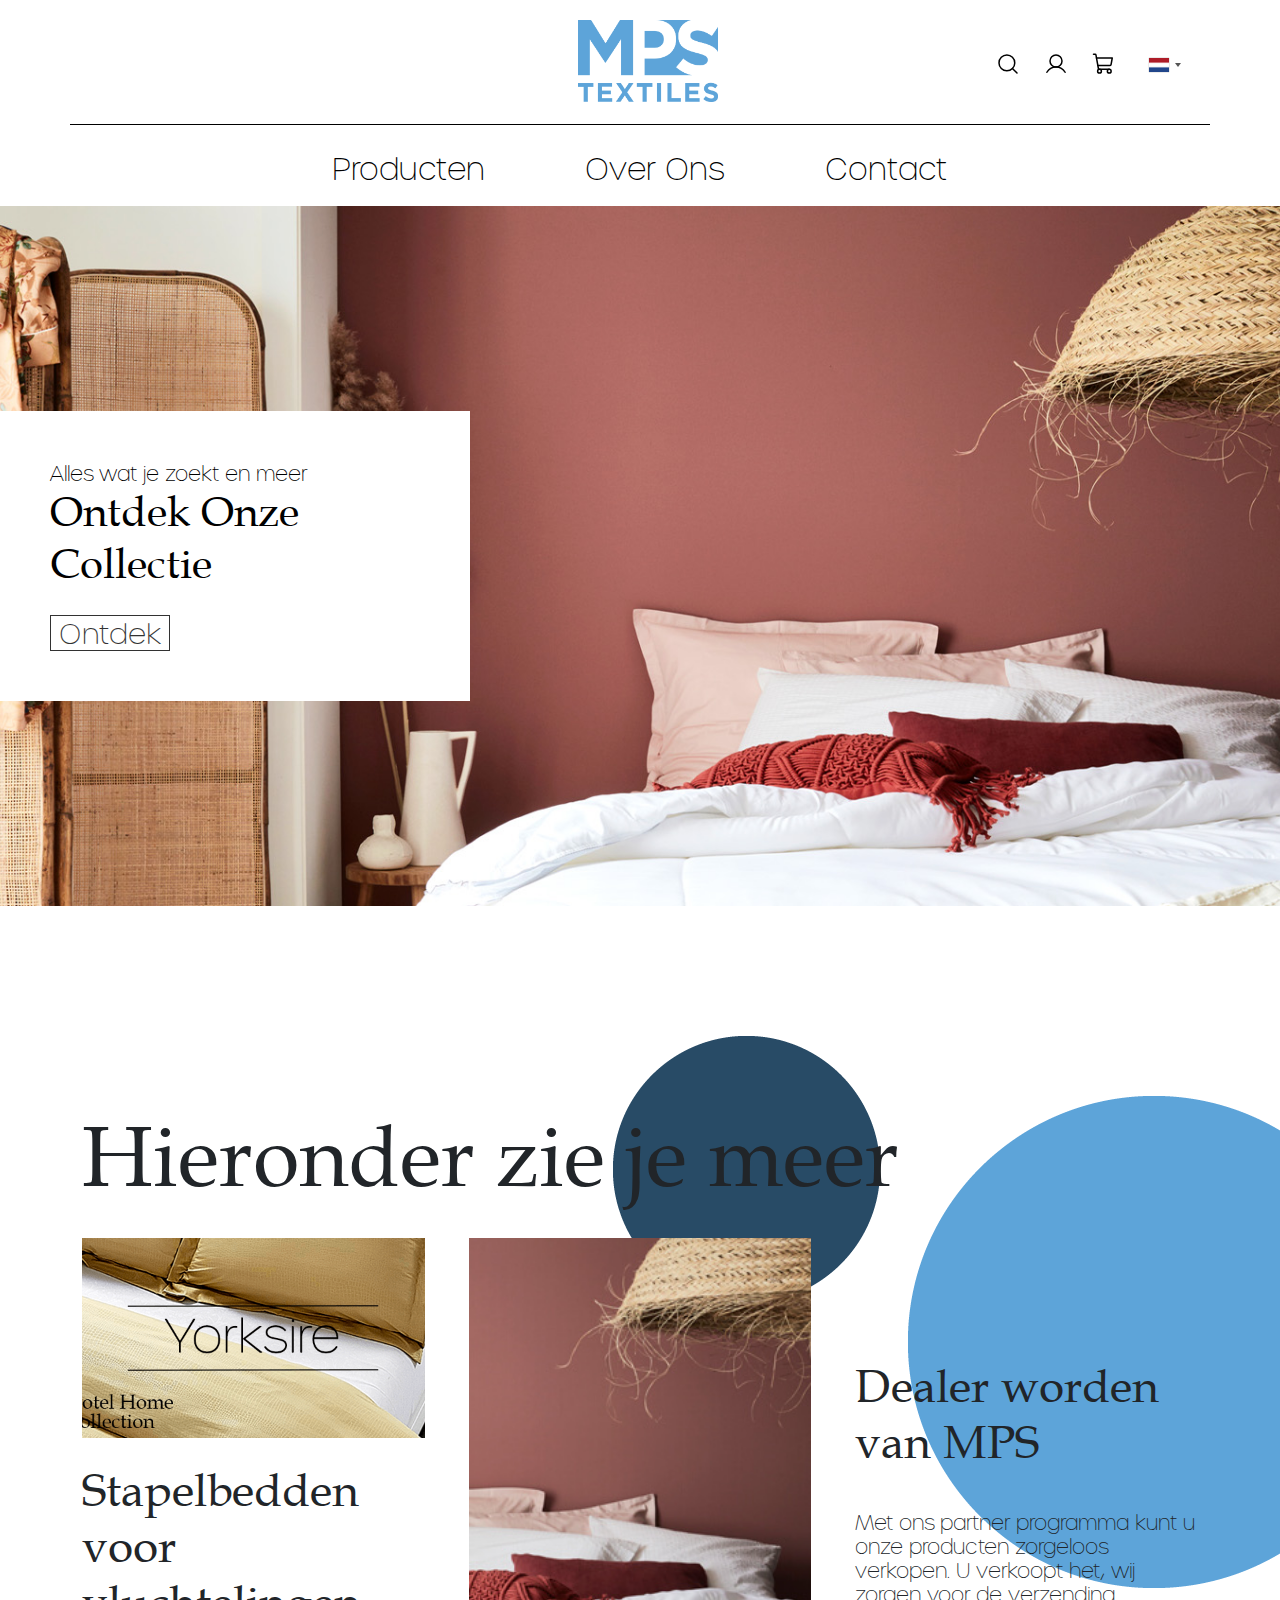
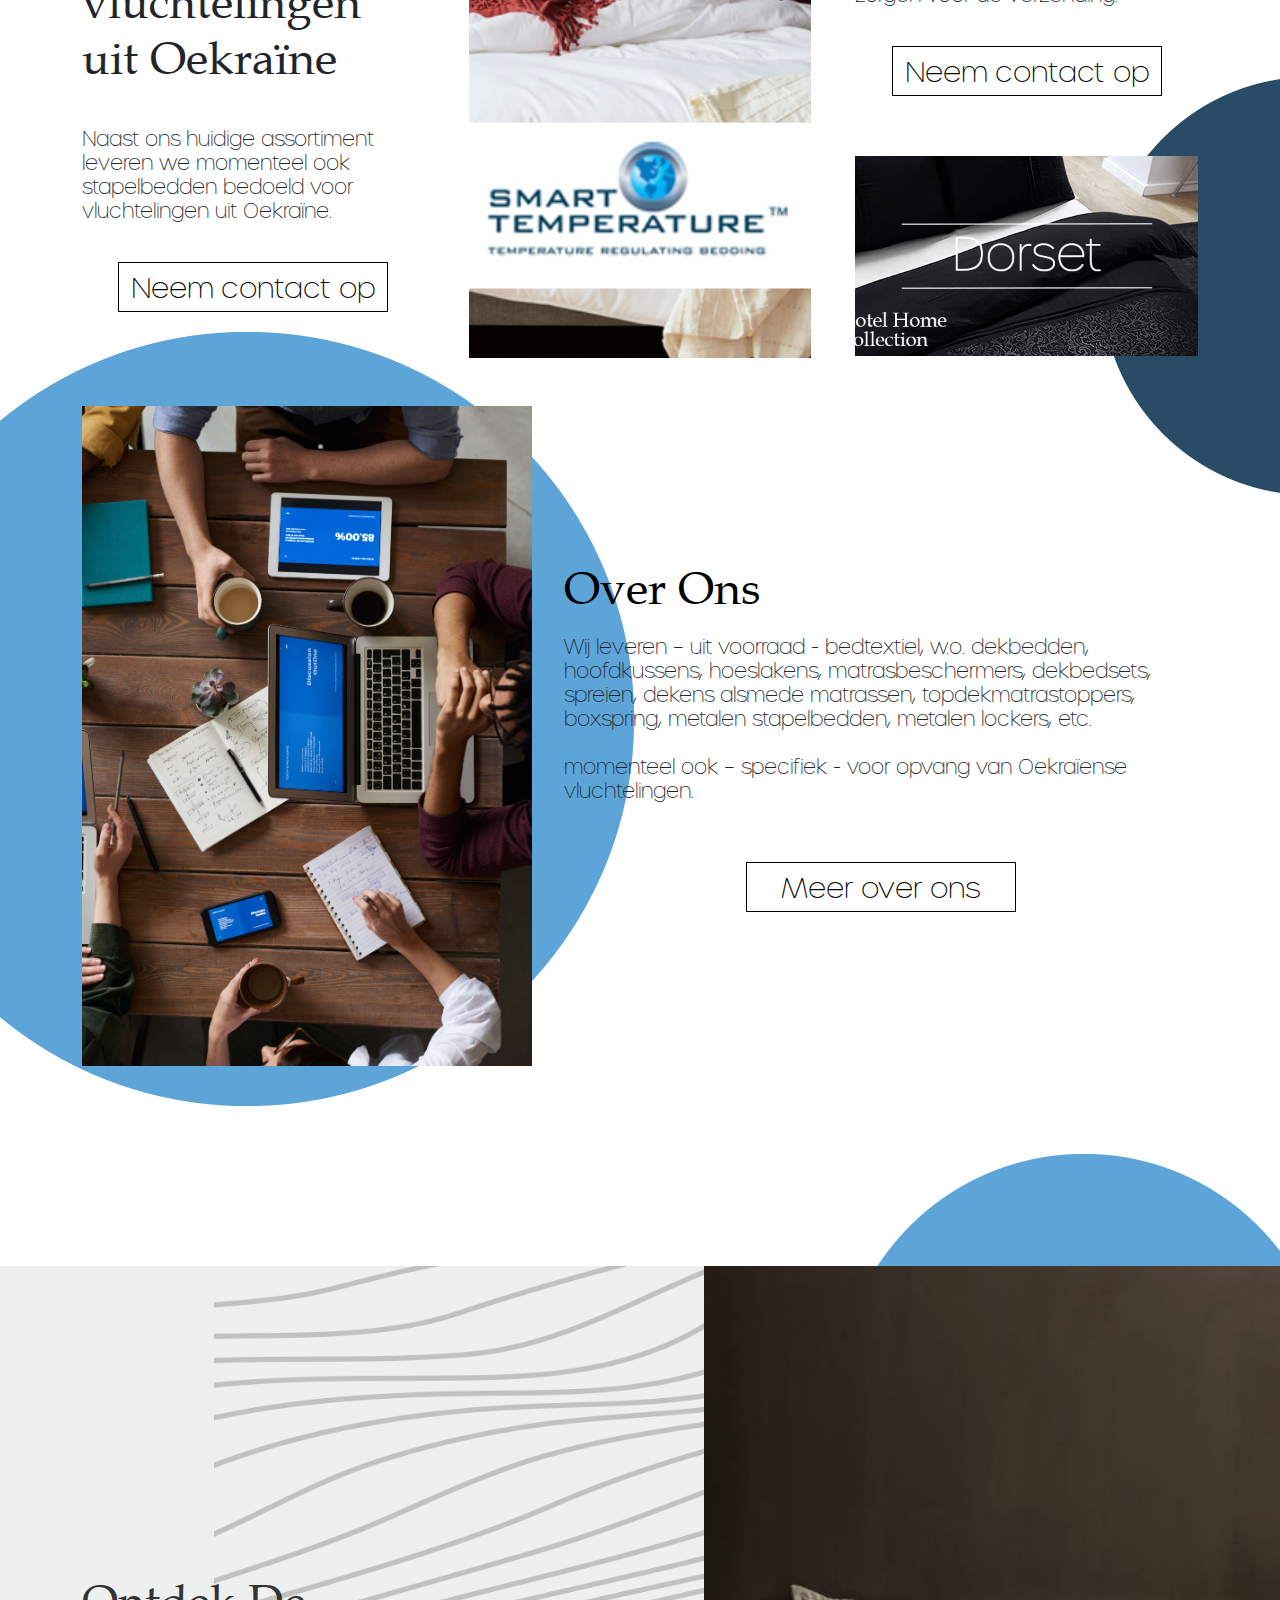
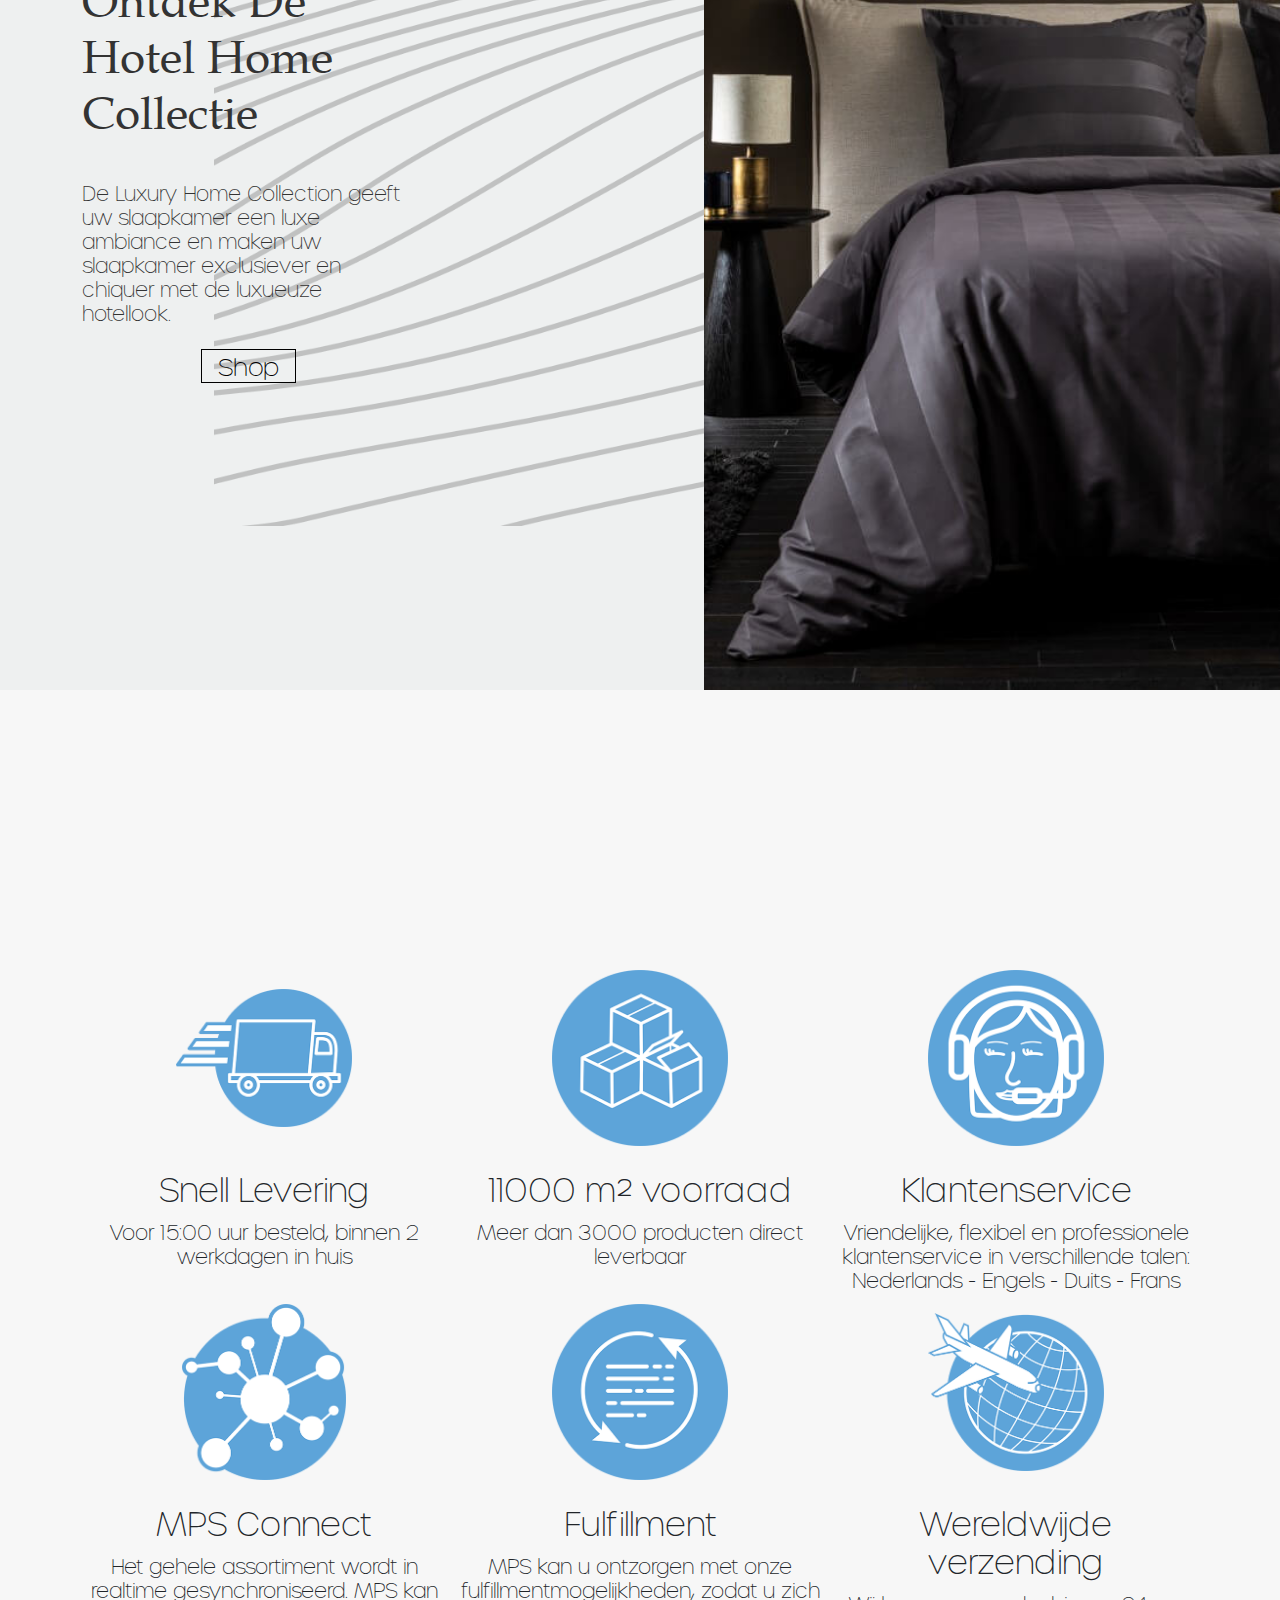
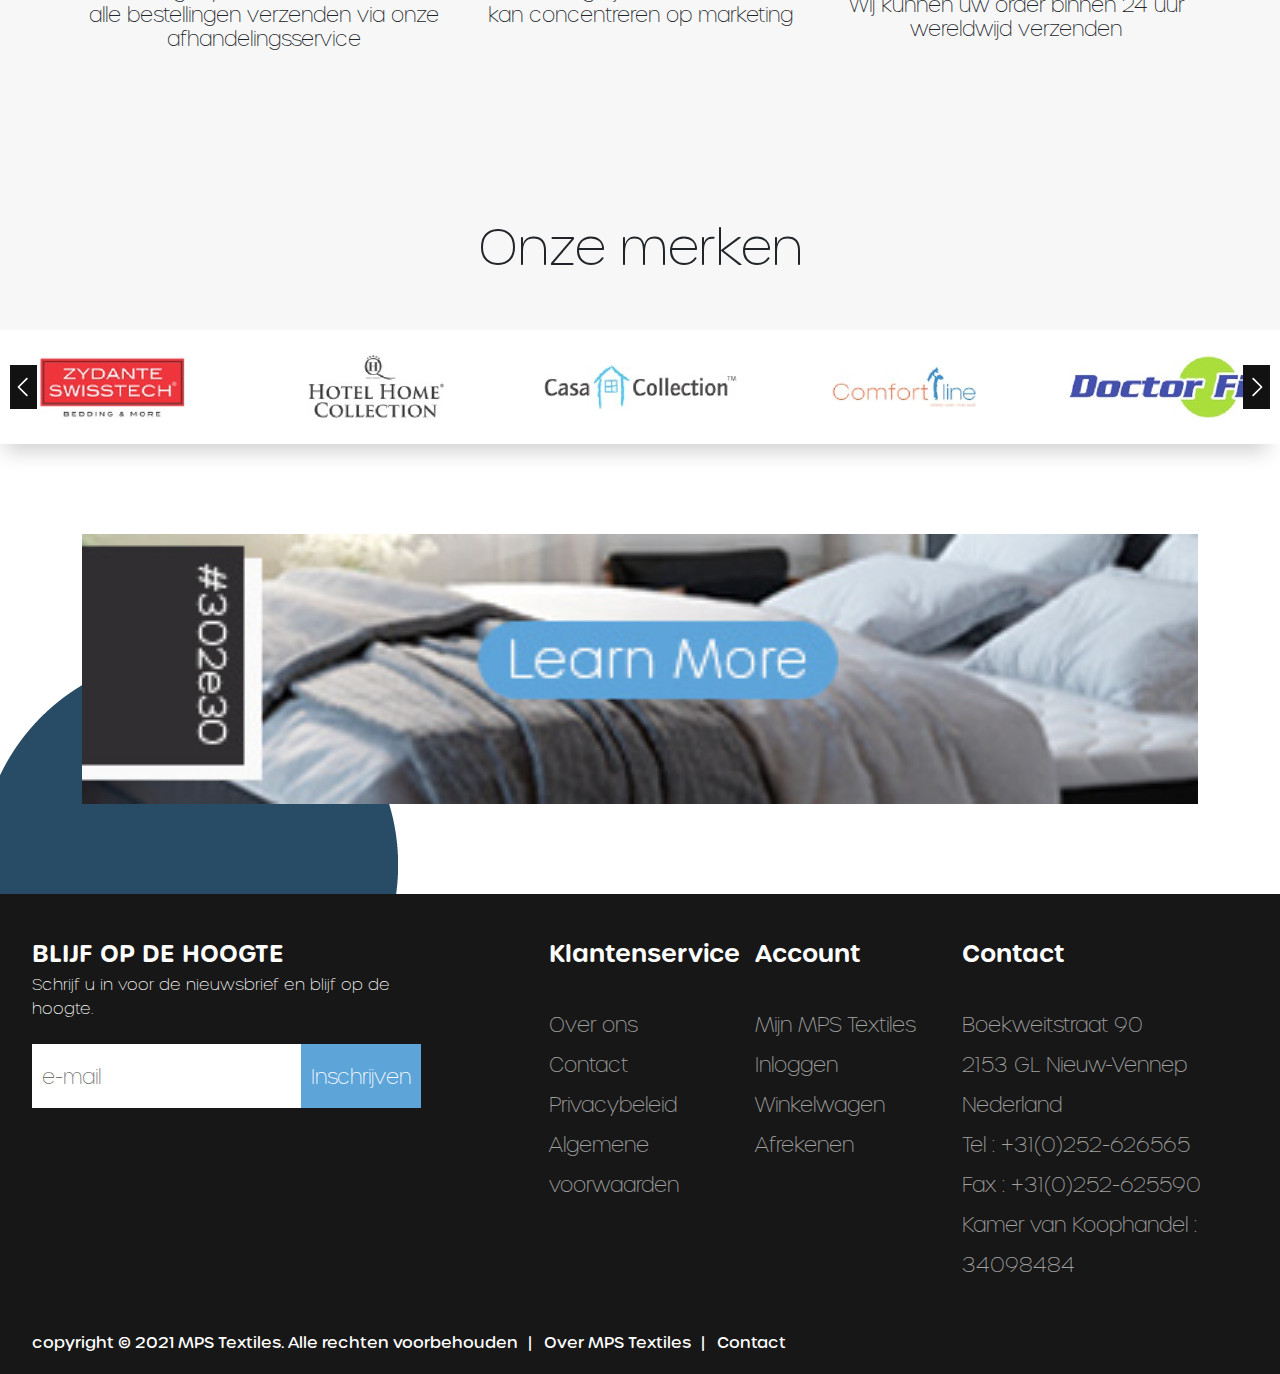
<file: index.html>
<!DOCTYPE html>
<html lang="nl">

<head>
	<meta charset="UTF-8" />
	<meta name="viewport" content="width=device-width, initial-scale=1.0" />
	<title>MPS TEXTiles</title>
	<!-- Favicon -->
	<!-- <link rel="icon" type="image/png" sizes="16x16" href=""> -->
	<link rel="stylesheet" href="assets/css/swiper-bundle.min.css" />
	<!-- Bootstrap -->
	<link rel="stylesheet" href="assets/css/bootstrap.min.css" />
	<link rel="stylesheet" href="assets/css/countrySelect.min.css" />
	<!-- Main css -->
	<link rel="stylesheet" href="assets/css/main.css" />
	<link rel="stylesheet" href="assets/css/main.css.map" />
</head>

<body>
	<!-- header section start  -->
	<header class="header">
		<!-- Top Content -->
		<div class="header-top__content">
			<div class="container">
				<div>
					<!-- brand logo -->
					<a href="index.html" class="logo">
						<img src="assets/images/logo.png" alt="brand-logo" class="img-fluid" />
					</a>
					<!-- Actions  -->
					<div class="header-actions">
						<ul>
							<li>
								<button type="button" data-bs-toggle="modal" data-bs-target="#searchModal">
									<img src="assets/images/icons/magnifying-glass.svg" alt="icon" />
								</button>
							</li>
							<li class="dropdown">
								<button class="dropdown-toggle" type="button" id="userDropOne" data-bs-toggle="dropdown"
									aria-expanded="false">
									<img src="assets/images/icons/user.svg" alt="icon" />
								</button>
								<div class="dropdown-menu" aria-labelledby="userDropOne">
									<ul>
										<li>
											<a href="#"> Drop Item </a>
										</li>
										<li>
											<a href="#"> Drop Item </a>
										</li>
									</ul>
								</div>
							</li>
							<li class="dropdown">
								<button data-bs-toggle="offcanvas" data-bs-target="#cart-right"
									aria-controls="cart-right">
									<img src="assets/images/icons/shopping-cart.svg" alt="icon" />
								</button>
							</li>
							<li>
								<input id="country_selector" type="text" />
							</li>
						</ul>
					</div>
				</div>
			</div>
		</div>
		<!-- bottom content  -->
		<div class="header-bottom__content">
			<div class="container position-relative">
				<ul class="menu">

					<li class="menu-item d-block d-lg-none">
						<!-- megamenu dropdown small screen starts -->
						<a class="nav-item" data-bs-toggle="offcanvas" href="#sideMegamenu" role="button"
							aria-controls="sideMegamenu">
							Producten
						</a>
					</li>
					<!-- megamenu dropdown small screen starts -->

					<li class="menu-item d-none d-lg-block">
						<a id="megaMenuButton" class="nav-item" data-bs-toggle="collapse" href="#megaMenu"
							aria-expanded="false" aria-controls="megaMenu">
							Producten
						</a>
					</li>

					<li class="menu-item">
						<a class="nav-item" href="overones.html">Over Ons</a>
					</li>
					<li class="menu-item">
						<a class="nav-item" href="contact.html">Contact</a>
					</li>
				</ul>

				<!-- megamenu start -->
				<div id="megaMenu" class="accordion-collapse mega-menu-desktop collapse"
					aria-labelledby="megaMenuButton">
					<div class="accordion-body p-4">

						<div class="row">
							<div class="nav flex-column nav-pills col-4 col-xxl-3 px-4 parent-menu" id="v-pills-tab"
								role="tablist" aria-orientation="vertical">

								<button class="nav-link" id="v-pills-Dekbedovertrek-tab" data-bs-toggle="pill"
									data-bs-target="#v-pills-Dekbedovertrek" type="button" role="tab"
									aria-controls="v-pills-Dekbedovertrek" aria-selected="true">Dekbedovertrek
								</button>

								<button class="nav-link" id="v-pills-Dekbed-tab" data-bs-toggle="pill"
									data-bs-target="#v-pills-Dekbed" type="button" role="tab"
									aria-controls="v-pills-Dekbed" aria-selected="true">Dekbed
								</button>

								<button class="nav-link" id="v-pills-Hoeslaken-tab" data-bs-toggle="pill"
									data-bs-target="#v-pills-Hoeslaken" type="button" role="tab"
									aria-controls="v-pills-Hoeslaken" aria-selected="true">Hoeslaken
								</button>

								<button class="nav-link" id="v-pills-Hoofdkussen-tab" data-bs-toggle="pill"
									data-bs-target="#v-pills-Hoofdkussen" type="button" role="tab"
									aria-controls="v-pills-Hoofdkussen" aria-selected="true">Hoofdkussen
								</button>

								<button class="nav-link" id="v-pills-Topper-tab" data-bs-toggle="pill"
									data-bs-target="#v-pills-Topper" type="button" role="tab"
									aria-controls="v-pills-Topper" aria-selected="true">Topper
								</button>

								<button class="nav-link" id="v-pills-Huisvesting-tab" data-bs-toggle="pill"
									data-bs-target="#v-pills-Huisvesting" type="button" role="tab"
									aria-controls="v-pills-Huisvesting" aria-selected="true">Huisvesting
								</button>

								<button class="nav-link" id="v-pills-Bedsprei-tab" data-bs-toggle="pill"
									data-bs-target="#v-pills-Bedsprei" type="button" role="tab"
									aria-controls="v-pills-Bedsprei" aria-selected="true">Bedsprei
								</button>

							</div>

							<div class="tab-content col-8 col-xxl-9" id="v-pills-tabContent">
								<div class="tab-pane fade show" id="v-pills-Dekbedovertrek" role="tabpanel"
									aria-labelledby="v-pills-Dekbedovertrek-tab">
									<div class="row">
										<div class="col-4 ps-5 pe-4 shoort-column">
											<ul>
												<li>
													<h3>Soort</h3>
												</li>
												<li><a href="#">Punt kussen</a></li>
												<li><a href="#">Box kussen</a></li>
												<li><a href="#">Ortho kussen </a></li>
											</ul>
										</div>
										<div class="col-4 ps-5 pe-4 vulling-column">
											<ul>
												<li>
													<h3>Vulling</h3>
												</li>
												<li><a href="#">Synthetisch</a></li>
												<li><a href="#">Kapok</a></li>
												<li><a href="#">Traagschuim</a></li>
												<li><a href="#">Dons</a></li>
												<li><a href="#">Dons veren</a></li>
												<li><a href="#">Veren</a></li>
												<li><a href="#">Schapen wol</a></li>
												<li><a href="#">Latex</a></li>
												<li><a href="#">Latex Ilke</a></li>
											</ul>
										</div>
										<div class="col-4 ps-5 pe-4">
											<ul>
												<li>
													<h3>Merk</h3>
												</li>
												<li><a href="#">Zydante Swiss Tech</a></li>
												<li><a href="#">Dream Fit</a></li>
												<li><a href="#">H2O</a></li>
												<li><a href="#">Cool Sleeper</a></li>
												<li><a href="#">Dr. Fit</a></li>
											</ul>
										</div>
									</div>
								</div>

								<div class="tab-pane fade show" id="v-pills-Dekbed" role="tabpanel"
									aria-labelledby="v-pills-Dekbed-tab">
									<div class="row">
										<div class="col-4 ps-5 pe-4 shoort-column">
											<ul>
												<li>
													<h3>Soort</h3>
												</li>
												<li><a href="#">Punt kussen</a></li>
												<li><a href="#">Box kussen</a></li>
												<li><a href="#">Ortho kussen </a></li>
											</ul>
										</div>
										<div class="col-4 ps-5 pe-4 vulling-column">
											<ul>
												<li>
													<h3>Vulling</h3>
												</li>
												<li><a href="#">Synthetisch</a></li>
												<li><a href="#">Kapok</a></li>
												<li><a href="#">Traagschuim</a></li>
												<li><a href="#">Dons</a></li>
												<li><a href="#">Dons veren</a></li>
												<li><a href="#">Veren</a></li>
												<li><a href="#">Schapen wol</a></li>
												<li><a href="#">Latex</a></li>
												<li><a href="#">Latex Ilke</a></li>
											</ul>
										</div>
										<div class="col-4 ps-5 pe-4">
											<ul>
												<li>
													<h3>Merk</h3>
												</li>
												<li><a href="#">Zydante Swiss Tech</a></li>
												<li><a href="#">Dream Fit</a></li>
												<li><a href="#">H2O</a></li>
												<li><a href="#">Cool Sleeper</a></li>
												<li><a href="#">Dr. Fit</a></li>
											</ul>
										</div>
									</div>
								</div>

								<div class="tab-pane fade show" id="v-pills-Hoeslaken" role="tabpanel"
									aria-labelledby="v-pills-Hoeslaken-tab">
									<div class="row">
										<div class="col-4 ps-5 pe-4 shoort-column">
											<ul>
												<li>
													<h3>Soort</h3>
												</li>
												<li><a href="#">Punt kussen</a></li>
												<li><a href="#">Box kussen</a></li>
												<li><a href="#">Ortho kussen </a></li>
											</ul>
										</div>
										<div class="col-4 ps-5 pe-4 vulling-column">
											<ul>
												<li>
													<h3>Vulling</h3>
												</li>
												<li><a href="#">Synthetisch</a></li>
												<li><a href="#">Kapok</a></li>
												<li><a href="#">Traagschuim</a></li>
												<li><a href="#">Dons</a></li>
												<li><a href="#">Dons veren</a></li>
												<li><a href="#">Veren</a></li>
												<li><a href="#">Schapen wol</a></li>
												<li><a href="#">Latex</a></li>
												<li><a href="#">Latex Ilke</a></li>
											</ul>
										</div>
										<div class="col-4 ps-5 pe-4">
											<ul>
												<li>
													<h3>Merk</h3>
												</li>
												<li><a href="#">Zydante Swiss Tech</a></li>
												<li><a href="#">Dream Fit</a></li>
												<li><a href="#">H2O</a></li>
												<li><a href="#">Cool Sleeper</a></li>
												<li><a href="#">Dr. Fit</a></li>
											</ul>
										</div>
									</div>
								</div>

								<div class="tab-pane fade show active" id="v-pills-Hoofdkussen" role="tabpanel"
									aria-labelledby="v-pills-Hoofdkussen-tab">
									<div class="row">
										<div class="col-4 ps-5 pe-4 shoort-column">
											<ul>
												<li>
													<h3>Soort</h3>
												</li>
												<li><a href="#">Punt kussen</a></li>
												<li><a href="#">Box kussen</a></li>
												<li><a href="#">Ortho kussen </a></li>
											</ul>
										</div>
										<div class="col-4 ps-5 pe-4 vulling-column">
											<ul>
												<li>
													<h3>Vulling</h3>
												</li>
												<li><a href="#">Synthetisch</a></li>
												<li><a href="#">Kapok</a></li>
												<li><a href="#">Traagschuim</a></li>
												<li><a href="#">Dons</a></li>
												<li><a href="#">Dons veren</a></li>
												<li><a href="#">Veren</a></li>
												<li><a href="#">Schapen wol</a></li>
												<li><a href="#">Latex</a></li>
												<li><a href="#">Latex Ilke</a></li>
											</ul>
										</div>
										<div class="col-4 ps-5 pe-4">
											<ul>
												<li>
													<h3>Merk</h3>
												</li>
												<li><a href="#">Zydante Swiss Tech</a></li>
												<li><a href="#">Dream Fit</a></li>
												<li><a href="#">H2O</a></li>
												<li><a href="#">Cool Sleeper</a></li>
												<li><a href="#">Dr. Fit</a></li>
											</ul>
										</div>
									</div>
								</div>

								<div class="tab-pane fade show" id="v-pills-Topper" role="tabpanel"
									aria-labelledby="v-pills-Topper-tab">
									<div class="row">
										<div class="col-4 ps-5 pe-4 shoort-column">
											<ul>
												<li>
													<h3>Soort</h3>
												</li>
												<li><a href="#">Punt kussen</a></li>
												<li><a href="#">Box kussen</a></li>
												<li><a href="#">Ortho kussen </a></li>
											</ul>
										</div>
										<div class="col-4 ps-5 pe-4 vulling-column">
											<ul>
												<li>
													<h3>Vulling</h3>
												</li>
												<li><a href="#">Synthetisch</a></li>
												<li><a href="#">Kapok</a></li>
												<li><a href="#">Traagschuim</a></li>
												<li><a href="#">Dons</a></li>
												<li><a href="#">Dons veren</a></li>
												<li><a href="#">Veren</a></li>
												<li><a href="#">Schapen wol</a></li>
												<li><a href="#">Latex</a></li>
												<li><a href="#">Latex Ilke</a></li>
											</ul>
										</div>
										<div class="col-4 ps-5 pe-4">
											<ul>
												<li>
													<h3>Merk</h3>
												</li>
												<li><a href="#">Zydante Swiss Tech</a></li>
												<li><a href="#">Dream Fit</a></li>
												<li><a href="#">H2O</a></li>
												<li><a href="#">Cool Sleeper</a></li>
												<li><a href="#">Dr. Fit</a></li>
											</ul>
										</div>
									</div>
								</div>

								<div class="tab-pane fade show" id="v-pills-Huisvesting" role="tabpanel"
									aria-labelledby="v-pills-Huisvesting-tab">
									<div class="row">
										<div class="col-4 ps-5 pe-4 shoort-column">
											<ul>
												<li>
													<h3>Soort</h3>
												</li>
												<li><a href="#">Punt kussen</a></li>
												<li><a href="#">Box kussen</a></li>
												<li><a href="#">Ortho kussen </a></li>
											</ul>
										</div>
										<div class="col-4 ps-5 pe-4 vulling-column">
											<ul>
												<li>
													<h3>Vulling</h3>
												</li>
												<li><a href="#">Synthetisch</a></li>
												<li><a href="#">Kapok</a></li>
												<li><a href="#">Traagschuim</a></li>
												<li><a href="#">Dons</a></li>
												<li><a href="#">Dons veren</a></li>
												<li><a href="#">Veren</a></li>
												<li><a href="#">Schapen wol</a></li>
												<li><a href="#">Latex</a></li>
												<li><a href="#">Latex Ilke</a></li>
											</ul>
										</div>
										<div class="col-4 ps-5 pe-4">
											<ul>
												<li>
													<h3>Merk</h3>
												</li>
												<li><a href="#">Zydante Swiss Tech</a></li>
												<li><a href="#">Dream Fit</a></li>
												<li><a href="#">H2O</a></li>
												<li><a href="#">Cool Sleeper</a></li>
												<li><a href="#">Dr. Fit</a></li>
											</ul>
										</div>
									</div>
								</div>

								<div class="tab-pane fade show" id="v-pills-Bedsprei" role="tabpanel"
									aria-labelledby="v-pills-Bedsprei-tab">
									<div class="row">
										<div class="col-4 ps-5 pe-4 shoort-column">
											<ul>
												<li>
													<h3>Soort</h3>
												</li>
												<li><a href="#">Punt kussen</a></li>
												<li><a href="#">Box kussen</a></li>
												<li><a href="#">Ortho kussen </a></li>
											</ul>
										</div>
										<div class="col-4 ps-5 pe-4 vulling-column">
											<ul>
												<li>
													<h3>Vulling</h3>
												</li>
												<li><a href="#">Synthetisch</a></li>
												<li><a href="#">Kapok</a></li>
												<li><a href="#">Traagschuim</a></li>
												<li><a href="#">Dons</a></li>
												<li><a href="#">Dons veren</a></li>
												<li><a href="#">Veren</a></li>
												<li><a href="#">Schapen wol</a></li>
												<li><a href="#">Latex</a></li>
												<li><a href="#">Latex Ilke</a></li>
											</ul>
										</div>
										<div class="col-4 ps-5 pe-4">
											<ul>
												<li>
													<h3>Merk</h3>
												</li>
												<li><a href="#">Zydante Swiss Tech</a></li>
												<li><a href="#">Dream Fit</a></li>
												<li><a href="#">H2O</a></li>
												<li><a href="#">Cool Sleeper</a></li>
												<li><a href="#">Dr. Fit</a></li>
											</ul>
										</div>
									</div>
								</div>

							</div>
						</div>

					</div>
				</div>
				<!-- megamenu big screen ended -->

				<!-- sidenav for small screen starts -->
				<div class="offcanvas offcanvas-start side-menu" tabindex="-1" id="sideMegamenu"
					aria-labelledby="sideMegamenuLabel">
					<div class="offcanvas-header">
						<h5 class="offcanvas-title text-white" id="sideMegamenuLabel">Producten</h5>
						<button type="button" class="btn-close btn-close-custom text-reset" data-bs-dismiss="offcanvas"
							aria-label="Close">X</button>
					</div>
					<div class="offcanvas-body">
						<div class="accordion accordion-flush" id="accordionFlushNav">
							<div class="accordion-item">
								<h2 class="accordion-header" id="flush-headingOne">
									<button class="accordion-button collapsed" type="button" data-bs-toggle="collapse"
										data-bs-target="#flush-collapseOne" aria-expanded="false"
										aria-controls="flush-collapseOne">
										Dekbedovertrek
									</button>
								</h2>
								<div id="flush-collapseOne" class="accordion-collapse collapse"
									aria-labelledby="flush-headingOne" data-bs-parent="#accordionFlushNav">
									<div class="accordion-body">

										<!--Dekbedovertrek sub Accordion start-->
										<div class="accordion accordion-flush" id="Dekbedovertrek-sub-accordion">
											<div class="accordion-item">
												<h2 class="accordion-header" id="Dekbedovertrek-sub-flush-headingOne">
													<button class="accordion-button sub-title collapsed" type="button"
														data-bs-toggle="collapse"
														data-bs-target="#Dekbedovertrek-soort-flush-collapseOne"
														aria-expanded="false"
														aria-controls="Dekbedovertrek-soort-flush-collapseOne">
														Soort
													</button>
												</h2>
												<div id="Dekbedovertrek-soort-flush-collapseOne"
													class="accordion-collapse collapse"
													aria-labelledby="Dekbedovertrek-sub-flush-headingOne"
													data-bs-parent="#Dekbedovertrek-sub-accordion">
													<ul>
														<li><a href="#">Punt kussen</a></li>
														<li><a href="#">Box kussen</a></li>
														<li><a href="#">Ortho kussen </a></li>
													</ul>
												</div>
											</div>
											<div class="accordion-item">
												<h2 class="accordion-header" id="Dekbedovertrek-sub-flush-headingTwo">
													<button class="accordion-button sub-title collapsed" type="button"
														data-bs-toggle="collapse"
														data-bs-target="#Dekbedovertrek-vulling-flush-collapseTwo"
														aria-expanded="false"
														aria-controls="Dekbedovertrek-vulling-flush-collapseTwo">
														Vulling
													</button>
												</h2>
												<div id="Dekbedovertrek-vulling-flush-collapseTwo"
													class="accordion-collapse collapse"
													aria-labelledby="Dekbedovertrek-sub-flush-headingTwo"
													data-bs-parent="#Dekbedovertrek-sub-accordion">
													<ul>
														<li><a href="#">Synthetisch</a></li>
														<li><a href="#">Kapok</a></li>
														<li><a href="#">Traagschuim</a></li>
														<li><a href="#">Dons</a></li>
														<li><a href="#">Dons veren</a></li>
														<li><a href="#">Veren</a></li>
														<li><a href="#">Schapen wol</a></li>
														<li><a href="#">Latex</a></li>
														<li><a href="#">Latex Ilke</a></li>
													</ul>
												</div>
											</div>
											<div class="accordion-item">
												<h2 class="accordion-header" id="Dekbedovertrek-sub-flush-headingThree">
													<button class="accordion-button sub-title collapsed" type="button"
														data-bs-toggle="collapse"
														data-bs-target="#Dekbedovertrek-merk-flush-collapseThree"
														aria-expanded="false"
														aria-controls="Dekbedovertrek-merk-flush-collapseThree">
														Merk
													</button>
												</h2>
												<div id="Dekbedovertrek-merk-flush-collapseThree"
													class="accordion-collapse collapse"
													aria-labelledby="Dekbedovertrek-sub-flush-headingThree"
													data-bs-parent="#Dekbedovertrek-sub-accordion">
													<ul>
														<li><a href="#">Zydante Swiss Tech</a></li>
														<li><a href="#">Dream Fit</a></li>
														<li><a href="#">H2O</a></li>
														<li><a href="#">Cool Sleeper</a></li>
														<li><a href="#">Dr. Fit</a></li>
													</ul>
												</div>
											</div>
										</div>
										<!--Dekbedovertrek sub Accordion end-->

									</div>
								</div>
							</div>
							<div class="accordion-item">
								<h2 class="accordion-header" id="flush-headingTwo">
									<button class="accordion-button collapsed" type="button" data-bs-toggle="collapse"
										data-bs-target="#flush-collapseTwo" aria-expanded="false"
										aria-controls="flush-collapseTwo">
										Dekbed
									</button>
								</h2>
								<div id="flush-collapseTwo" class="accordion-collapse collapse"
									aria-labelledby="flush-headingTwo" data-bs-parent="#accordionFlushNav">
									<div class="accordion-body">

										<!--Dekbed sub Accordion start-->
										<div class="accordion accordion-flush" id="Dekbed-sub-accordion">
											<div class="accordion-item">
												<h2 class="accordion-header" id="Dekbed-sub-flush-headingOne">
													<button class="accordion-button sub-title collapsed" type="button"
														data-bs-toggle="collapse"
														data-bs-target="#Dekbed-soort-flush-collapseOne"
														aria-expanded="false"
														aria-controls="Dekbed-soort-flush-collapseOne">
														Soort
													</button>
												</h2>
												<div id="Dekbed-soort-flush-collapseOne"
													class="accordion-collapse collapse"
													aria-labelledby="Dekbed-sub-flush-headingOne"
													data-bs-parent="#Dekbed-sub-accordion">
													<ul>
														<li><a href="#">Punt kussen</a></li>
														<li><a href="#">Box kussen</a></li>
														<li><a href="#">Ortho kussen </a></li>
													</ul>
												</div>
											</div>
											<div class="accordion-item">
												<h2 class="accordion-header" id="Dekbed-sub-flush-headingTwo">
													<button class="accordion-button sub-title collapsed" type="button"
														data-bs-toggle="collapse"
														data-bs-target="#Dekbed-vulling-flush-collapseTwo"
														aria-expanded="false"
														aria-controls="Dekbed-vulling-flush-collapseTwo">
														Vulling
													</button>
												</h2>
												<div id="Dekbed-vulling-flush-collapseTwo"
													class="accordion-collapse collapse"
													aria-labelledby="Dekbed-sub-flush-headingTwo"
													data-bs-parent="#Dekbed-sub-accordion">
													<ul>
														<li><a href="#">Synthetisch</a></li>
														<li><a href="#">Kapok</a></li>
														<li><a href="#">Traagschuim</a></li>
														<li><a href="#">Dons</a></li>
														<li><a href="#">Dons veren</a></li>
														<li><a href="#">Veren</a></li>
														<li><a href="#">Schapen wol</a></li>
														<li><a href="#">Latex</a></li>
														<li><a href="#">Latex Ilke</a></li>
													</ul>
												</div>
											</div>
											<div class="accordion-item">
												<h2 class="accordion-header" id="Dekbed-sub-flush-headingThree">
													<button class="accordion-button sub-title collapsed" type="button"
														data-bs-toggle="collapse"
														data-bs-target="#Dekbed-merk-flush-collapseThree"
														aria-expanded="false"
														aria-controls="Dekbed-merk-flush-collapseThree">
														Merk
													</button>
												</h2>
												<div id="Dekbed-merk-flush-collapseThree"
													class="accordion-collapse collapse"
													aria-labelledby="Dekbed-sub-flush-headingThree"
													data-bs-parent="#Dekbed-sub-accordion">
													<ul>
														<li><a href="#">Zydante Swiss Tech</a></li>
														<li><a href="#">Dream Fit</a></li>
														<li><a href="#">H2O</a></li>
														<li><a href="#">Cool Sleeper</a></li>
														<li><a href="#">Dr. Fit</a></li>
													</ul>
												</div>
											</div>
										</div>
										<!--Dekbed sub Accordion end-->

									</div>
								</div>
							</div>
							<div class="accordion-item">
								<h2 class="accordion-header" id="flush-headingThree">
									<button class="accordion-button collapsed" type="button" data-bs-toggle="collapse"
										data-bs-target="#flush-collapseThree" aria-expanded="false"
										aria-controls="flush-collapseThree">
										Hoeslaken
									</button>
								</h2>
								<div id="flush-collapseThree" class="accordion-collapse collapse"
									aria-labelledby="flush-headingThree" data-bs-parent="#accordionFlushNav">
									<div class="accordion-body">
										<!--Hoeslaken sub Accordion start-->
										<div class="accordion accordion-flush" id="Hoeslaken-sub-accordion">
											<div class="accordion-item">
												<h2 class="accordion-header" id="Hoeslaken-sub-flush-headingOne">
													<button class="accordion-button sub-title collapsed" type="button"
														data-bs-toggle="collapse"
														data-bs-target="#Hoeslaken-soort-flush-collapseOne"
														aria-expanded="false"
														aria-controls="Hoeslaken-soort-flush-collapseOne">
														Soort
													</button>
												</h2>
												<div id="Hoeslaken-soort-flush-collapseOne"
													class="accordion-collapse collapse"
													aria-labelledby="Hoeslaken-sub-flush-headingOne"
													data-bs-parent="#Hoeslaken-sub-accordion">
													<ul>
														<li><a href="#">Punt kussen</a></li>
														<li><a href="#">Box kussen</a></li>
														<li><a href="#">Ortho kussen </a></li>
													</ul>
												</div>
											</div>
											<div class="accordion-item">
												<h2 class="accordion-header" id="Hoeslaken-sub-flush-headingTwo">
													<button class="accordion-button sub-title collapsed" type="button"
														data-bs-toggle="collapse"
														data-bs-target="#Hoeslaken-vulling-flush-collapseTwo"
														aria-expanded="false"
														aria-controls="Hoeslaken-vulling-flush-collapseTwo">
														Vulling
													</button>
												</h2>
												<div id="Hoeslaken-vulling-flush-collapseTwo"
													class="accordion-collapse collapse"
													aria-labelledby="Hoeslaken-sub-flush-headingTwo"
													data-bs-parent="#Hoeslaken-sub-accordion">
													<ul>
														<li><a href="#">Synthetisch</a></li>
														<li><a href="#">Kapok</a></li>
														<li><a href="#">Traagschuim</a></li>
														<li><a href="#">Dons</a></li>
														<li><a href="#">Dons veren</a></li>
														<li><a href="#">Veren</a></li>
														<li><a href="#">Schapen wol</a></li>
														<li><a href="#">Latex</a></li>
														<li><a href="#">Latex Ilke</a></li>
													</ul>
												</div>
											</div>
											<div class="accordion-item">
												<h2 class="accordion-header" id="Hoeslaken-sub-flush-headingThree">
													<button class="accordion-button sub-title collapsed" type="button"
														data-bs-toggle="collapse"
														data-bs-target="#Hoeslaken-merk-flush-collapseThree"
														aria-expanded="false"
														aria-controls="Hoeslaken-merk-flush-collapseThree">
														Merk
													</button>
												</h2>
												<div id="Hoeslaken-merk-flush-collapseThree"
													class="accordion-collapse collapse"
													aria-labelledby="Hoeslaken-sub-flush-headingThree"
													data-bs-parent="#Hoeslaken-sub-accordion">
													<ul>
														<li><a href="#">Zydante Swiss Tech</a></li>
														<li><a href="#">Dream Fit</a></li>
														<li><a href="#">H2O</a></li>
														<li><a href="#">Cool Sleeper</a></li>
														<li><a href="#">Dr. Fit</a></li>
													</ul>
												</div>
											</div>
										</div>
										<!--Hoeslaken sub Accordion end-->
									</div>
								</div>
							</div>
							<div class="accordion-item">
								<h2 class="accordion-header" id="flush-headingFour">
									<button class="accordion-button collapsed" type="button" data-bs-toggle="collapse"
										data-bs-target="#flush-collapseFour" aria-expanded="false"
										aria-controls="flush-collapseThree">
										Hoofdkussen
									</button>
								</h2>
								<div id="flush-collapseFour" class="accordion-collapse collapse"
									aria-labelledby="flush-headingFour" data-bs-parent="#accordionFlushNav">
									<div class="accordion-body">
										<!--Hoofdkussen sub Accordion start-->
										<div class="accordion accordion-flush" id="Hoofdkussen-sub-accordion">
											<div class="accordion-item">
												<h2 class="accordion-header" id="Hoofdkussen-sub-flush-headingOne">
													<button class="accordion-button sub-title collapsed" type="button"
														data-bs-toggle="collapse"
														data-bs-target="#Hoofdkussen-soort-flush-collapseOne"
														aria-expanded="false"
														aria-controls="Hoofdkussen-soort-flush-collapseOne">
														Soort
													</button>
												</h2>
												<div id="Hoofdkussen-soort-flush-collapseOne"
													class="accordion-collapse collapse"
													aria-labelledby="Hoofdkussen-sub-flush-headingOne"
													data-bs-parent="#Hoofdkussen-sub-accordion">
													<ul>
														<li><a href="#">Punt kussen</a></li>
														<li><a href="#">Box kussen</a></li>
														<li><a href="#">Ortho kussen </a></li>
													</ul>
												</div>
											</div>
											<div class="accordion-item">
												<h2 class="accordion-header" id="Hoofdkussen-sub-flush-headingTwo">
													<button class="accordion-button sub-title collapsed" type="button"
														data-bs-toggle="collapse"
														data-bs-target="#Hoofdkussen-vulling-flush-collapseTwo"
														aria-expanded="false"
														aria-controls="Hoofdkussen-vulling-flush-collapseTwo">
														Vulling
													</button>
												</h2>
												<div id="Hoofdkussen-vulling-flush-collapseTwo"
													class="accordion-collapse collapse"
													aria-labelledby="Hoofdkussen-sub-flush-headingTwo"
													data-bs-parent="#Hoofdkussen-sub-accordion">
													<ul>
														<li><a href="#">Synthetisch</a></li>
														<li><a href="#">Kapok</a></li>
														<li><a href="#">Traagschuim</a></li>
														<li><a href="#">Dons</a></li>
														<li><a href="#">Dons veren</a></li>
														<li><a href="#">Veren</a></li>
														<li><a href="#">Schapen wol</a></li>
														<li><a href="#">Latex</a></li>
														<li><a href="#">Latex Ilke</a></li>
													</ul>
												</div>
											</div>
											<div class="accordion-item">
												<h2 class="accordion-header" id="Hoofdkussen-sub-flush-headingThree">
													<button class="accordion-button sub-title collapsed" type="button"
														data-bs-toggle="collapse"
														data-bs-target="#Hoofdkussen-merk-flush-collapseThree"
														aria-expanded="false"
														aria-controls="Hoofdkussen-merk-flush-collapseThree">
														Merk
													</button>
												</h2>
												<div id="Hoofdkussen-merk-flush-collapseThree"
													class="accordion-collapse collapse"
													aria-labelledby="Hoofdkussen-sub-flush-headingThree"
													data-bs-parent="#Hoofdkussen-sub-accordion">
													<ul>
														<li><a href="#">Zydante Swiss Tech</a></li>
														<li><a href="#">Dream Fit</a></li>
														<li><a href="#">H2O</a></li>
														<li><a href="#">Cool Sleeper</a></li>
														<li><a href="#">Dr. Fit</a></li>
													</ul>
												</div>
											</div>
										</div>
										<!--Hoofdkussen sub Accordion end-->
									</div>
								</div>
							</div>
							<div class="accordion-item">
								<h2 class="accordion-header" id="flush-headingFive">
									<button class="accordion-button collapsed" type="button" data-bs-toggle="collapse"
										data-bs-target="#flush-collapseFive" aria-expanded="false"
										aria-controls="flush-collapseThree">
										Topper
									</button>
								</h2>
								<div id="flush-collapseFive" class="accordion-collapse collapse"
									aria-labelledby="flush-headingFive" data-bs-parent="#accordionFlushNav">
									<div class="accordion-body">
										<!--Topper sub Accordion start-->
										<div class="accordion accordion-flush" id="Topper-sub-accordion">
											<div class="accordion-item">
												<h2 class="accordion-header" id="Topper-sub-flush-headingOne">
													<button class="accordion-button sub-title collapsed" type="button"
														data-bs-toggle="collapse"
														data-bs-target="#Topper-soort-flush-collapseOne"
														aria-expanded="false"
														aria-controls="Topper-soort-flush-collapseOne">
														Soort
													</button>
												</h2>
												<div id="Topper-soort-flush-collapseOne"
													class="accordion-collapse collapse"
													aria-labelledby="Topper-sub-flush-headingOne"
													data-bs-parent="#Topper-sub-accordion">
													<ul>
														<li><a href="#">Punt kussen</a></li>
														<li><a href="#">Box kussen</a></li>
														<li><a href="#">Ortho kussen </a></li>
													</ul>
												</div>
											</div>
											<div class="accordion-item">
												<h2 class="accordion-header" id="Topper-sub-flush-headingTwo">
													<button class="accordion-button sub-title collapsed" type="button"
														data-bs-toggle="collapse"
														data-bs-target="#Topper-vulling-flush-collapseTwo"
														aria-expanded="false"
														aria-controls="Topper-vulling-flush-collapseTwo">
														Vulling
													</button>
												</h2>
												<div id="Topper-vulling-flush-collapseTwo"
													class="accordion-collapse collapse"
													aria-labelledby="Topper-sub-flush-headingTwo"
													data-bs-parent="#Topper-sub-accordion">
													<ul>
														<li><a href="#">Synthetisch</a></li>
														<li><a href="#">Kapok</a></li>
														<li><a href="#">Traagschuim</a></li>
														<li><a href="#">Dons</a></li>
														<li><a href="#">Dons veren</a></li>
														<li><a href="#">Veren</a></li>
														<li><a href="#">Schapen wol</a></li>
														<li><a href="#">Latex</a></li>
														<li><a href="#">Latex Ilke</a></li>
													</ul>
												</div>
											</div>
											<div class="accordion-item">
												<h2 class="accordion-header" id="Topper-sub-flush-headingThree">
													<button class="accordion-button sub-title collapsed" type="button"
														data-bs-toggle="collapse"
														data-bs-target="#Topper-merk-flush-collapseThree"
														aria-expanded="false"
														aria-controls="Topper-merk-flush-collapseThree">
														Merk
													</button>
												</h2>
												<div id="Topper-merk-flush-collapseThree"
													class="accordion-collapse collapse"
													aria-labelledby="Topper-sub-flush-headingThree"
													data-bs-parent="#Topper-sub-accordion">
													<ul>
														<li><a href="#">Zydante Swiss Tech</a></li>
														<li><a href="#">Dream Fit</a></li>
														<li><a href="#">H2O</a></li>
														<li><a href="#">Cool Sleeper</a></li>
														<li><a href="#">Dr. Fit</a></li>
													</ul>
												</div>
											</div>
										</div>
										<!--Topper sub Accordion end-->
									</div>
								</div>
							</div>
							<div class="accordion-item">
								<h2 class="accordion-header" id="flush-headingSix">
									<button class="accordion-button collapsed" type="button" data-bs-toggle="collapse"
										data-bs-target="#flush-collapseSix" aria-expanded="false"
										aria-controls="flush-collapseThree">
										Huisvesting
									</button>
								</h2>
								<div id="flush-collapseSix" class="accordion-collapse collapse"
									aria-labelledby="flush-headingSix" data-bs-parent="#accordionFlushNav">
									<div class="accordion-body">
										<!--Huisvesting sub Accordion start-->
										<div class="accordion accordion-flush" id="Huisvesting-sub-accordion">
											<div class="accordion-item">
												<h2 class="accordion-header" id="Huisvesting-sub-flush-headingOne">
													<button class="accordion-button sub-title collapsed" type="button"
														data-bs-toggle="collapse"
														data-bs-target="#Huisvesting-soort-flush-collapseOne"
														aria-expanded="false"
														aria-controls="Huisvesting-soort-flush-collapseOne">
														Soort
													</button>
												</h2>
												<div id="Huisvesting-soort-flush-collapseOne"
													class="accordion-collapse collapse"
													aria-labelledby="Huisvesting-sub-flush-headingOne"
													data-bs-parent="#Huisvesting-sub-accordion">
													<ul>
														<li><a href="#">Punt kussen</a></li>
														<li><a href="#">Box kussen</a></li>
														<li><a href="#">Ortho kussen </a></li>
													</ul>
												</div>
											</div>
											<div class="accordion-item">
												<h2 class="accordion-header" id="Huisvesting-sub-flush-headingTwo">
													<button class="accordion-button sub-title collapsed" type="button"
														data-bs-toggle="collapse"
														data-bs-target="#Huisvesting-vulling-flush-collapseTwo"
														aria-expanded="false"
														aria-controls="Huisvesting-vulling-flush-collapseTwo">
														Vulling
													</button>
												</h2>
												<div id="Huisvesting-vulling-flush-collapseTwo"
													class="accordion-collapse collapse"
													aria-labelledby="Huisvesting-sub-flush-headingTwo"
													data-bs-parent="#Huisvesting-sub-accordion">
													<ul>
														<li><a href="#">Synthetisch</a></li>
														<li><a href="#">Kapok</a></li>
														<li><a href="#">Traagschuim</a></li>
														<li><a href="#">Dons</a></li>
														<li><a href="#">Dons veren</a></li>
														<li><a href="#">Veren</a></li>
														<li><a href="#">Schapen wol</a></li>
														<li><a href="#">Latex</a></li>
														<li><a href="#">Latex Ilke</a></li>
													</ul>
												</div>
											</div>
											<div class="accordion-item">
												<h2 class="accordion-header" id="Huisvesting-sub-flush-headingThree">
													<button class="accordion-button sub-title collapsed" type="button"
														data-bs-toggle="collapse"
														data-bs-target="#Huisvesting-merk-flush-collapseThree"
														aria-expanded="false"
														aria-controls="Huisvesting-merk-flush-collapseThree">
														Merk
													</button>
												</h2>
												<div id="Huisvesting-merk-flush-collapseThree"
													class="accordion-collapse collapse"
													aria-labelledby="Huisvesting-sub-flush-headingThree"
													data-bs-parent="#Huisvesting-sub-accordion">
													<ul>
														<li><a href="#">Zydante Swiss Tech</a></li>
														<li><a href="#">Dream Fit</a></li>
														<li><a href="#">H2O</a></li>
														<li><a href="#">Cool Sleeper</a></li>
														<li><a href="#">Dr. Fit</a></li>
													</ul>
												</div>
											</div>
										</div>
										<!--Huisvesting sub Accordion end-->
									</div>
								</div>
							</div>
							<div class="accordion-item">
								<h2 class="accordion-header" id="flush-headingSeven">
									<button class="accordion-button collapsed" type="button" data-bs-toggle="collapse"
										data-bs-target="#flush-collapseSeven" aria-expanded="false"
										aria-controls="flush-collapseThree">
										Bedsprei
									</button>
								</h2>
								<div id="flush-collapseSeven" class="accordion-collapse collapse"
									aria-labelledby="flush-headingSeven" data-bs-parent="#accordionFlushNav">
									<div class="accordion-body">
										<!--Bedsprei sub Accordion start-->
										<div class="accordion accordion-flush" id="Bedsprei-sub-accordion">
											<div class="accordion-item">
												<h2 class="accordion-header" id="Bedsprei-sub-flush-headingOne">
													<button class="accordion-button sub-title collapsed" type="button"
														data-bs-toggle="collapse"
														data-bs-target="#Bedsprei-soort-flush-collapseOne"
														aria-expanded="false"
														aria-controls="Bedsprei-soort-flush-collapseOne">
														Soort
													</button>
												</h2>
												<div id="Bedsprei-soort-flush-collapseOne"
													class="accordion-collapse collapse"
													aria-labelledby="Bedsprei-sub-flush-headingOne"
													data-bs-parent="#Bedsprei-sub-accordion">
													<ul>
														<li><a href="#">Punt kussen</a></li>
														<li><a href="#">Box kussen</a></li>
														<li><a href="#">Ortho kussen </a></li>
													</ul>
												</div>
											</div>
											<div class="accordion-item">
												<h2 class="accordion-header" id="Bedsprei-sub-flush-headingTwo">
													<button class="accordion-button sub-title collapsed" type="button"
														data-bs-toggle="collapse"
														data-bs-target="#Bedsprei-vulling-flush-collapseTwo"
														aria-expanded="false"
														aria-controls="Bedsprei-vulling-flush-collapseTwo">
														Vulling
													</button>
												</h2>
												<div id="Bedsprei-vulling-flush-collapseTwo"
													class="accordion-collapse collapse"
													aria-labelledby="Bedsprei-sub-flush-headingTwo"
													data-bs-parent="#Bedsprei-sub-accordion">
													<ul>
														<li><a href="#">Synthetisch</a></li>
														<li><a href="#">Kapok</a></li>
														<li><a href="#">Traagschuim</a></li>
														<li><a href="#">Dons</a></li>
														<li><a href="#">Dons veren</a></li>
														<li><a href="#">Veren</a></li>
														<li><a href="#">Schapen wol</a></li>
														<li><a href="#">Latex</a></li>
														<li><a href="#">Latex Ilke</a></li>
													</ul>
												</div>
											</div>
											<div class="accordion-item">
												<h2 class="accordion-header" id="Bedsprei-sub-flush-headingThree">
													<button class="accordion-button sub-title collapsed" type="button"
														data-bs-toggle="collapse"
														data-bs-target="#Bedsprei-merk-flush-collapseThree"
														aria-expanded="false"
														aria-controls="Bedsprei-merk-flush-collapseThree">
														Merk
													</button>
												</h2>
												<div id="Bedsprei-merk-flush-collapseThree"
													class="accordion-collapse collapse"
													aria-labelledby="Bedsprei-sub-flush-headingThree"
													data-bs-parent="#Bedsprei-sub-accordion">
													<ul>
														<li><a href="#">Zydante Swiss Tech</a></li>
														<li><a href="#">Dream Fit</a></li>
														<li><a href="#">H2O</a></li>
														<li><a href="#">Cool Sleeper</a></li>
														<li><a href="#">Dr. Fit</a></li>
													</ul>
												</div>
											</div>
										</div>
										<!--Bedsprei sub Accordion end-->
									</div>
								</div>
							</div>
						</div>
					</div>
				</div>
				<!-- megamenu end -->
			</div>
		</div>
	</header>
	<!-- header section end  -->

	<!-- cart section start -->
	<div class="offcanvas offcanvas-end" tabindex="-1" id="cart-right" aria-labelledby="cart-rightLabel">
		<div class="offcanvas-header">
			<button class="d-flex align-items-center" type="button" data-bs-dismiss="offcanvas" aria-label="Close"><img
					src="assets/images/icons/arrow-left.png" alt="" class="pe-2"> Verder winkelen</button>
		</div>
		<div class="offcanvas-body ps-sm-4 position-relative">
			<ul class="product-cart">
				<li class="cart-item d-flex align-items-center">
					<div class="product-img">
						<a href="#"><img src="assets/images/cart/image-1.jpg" alt="product-img" class="img-fluid"></a>
					</div>
					<div class="product-text">
						<a href="#" class="product-description">Doctor Fit Dream Nature | box pillow</a>
						<div class="d-flex justify-content-between">
							<p class="product-price">€9.95</p>
							<div class="d-flex align-items-center product-quantity-box">
								<button>-</button>
								<span class="product-quantity">1</span>
								<button>+</button>
							</div>
						</div>
					</div>
				</li>
				<li class="cart-item d-flex align-items-center">
					<div class="product-img">
						<a href="#"><img src="assets/images/cart/image-2.png" alt="product-img" class="img-fluid"></a>
					</div>
					<div class="product-text">
						<a href="#" class="product-description">*merk/collectie* | *Type/ kleur*</a>
						<div class="d-flex justify-content-between">
							<p class="product-price">€00.00</p>
							<div class="d-flex align-items-center product-quantity-box">
								<button>-</button>
								<span class="product-quantity">1</span>
								<button>+</button>
							</div>
						</div>
					</div>
				</li>
				<li class="cart-item d-flex align-items-center">
					<div class="product-img">
						<a href="#"><img src="assets/images/cart/image-2.png" alt="product-img" class="img-fluid"></a>
					</div>
					<div class="product-text">
						<a href="#" class="product-description">*merk/collectie* | *Type/kleur*</a>
						<div class="d-flex justify-content-between">
							<p class="product-price">€9.95</p>
							<div class="d-flex align-items-center product-quantity-box">
								<button>-</button>
								<span class="product-quantity">1</span>
								<button>+</button>
							</div>
						</div>
					</div>
				</li>
				<li class="cart-item d-flex align-items-center">
					<div class="product-img">
						<a href="#"><img src="assets/images/cart/image-1.jpg" alt="product-img" class="img-fluid"></a>
					</div>
					<div class="product-text">
						<a href="#" class="product-description">Doctor Fit Dream Nature | box pillow</a>
						<div class="d-flex justify-content-between">
							<p class="product-price">€9.95</p>
							<div class="d-flex align-items-center product-quantity-box">
								<button>-</button>
								<span class="product-quantity">1</span>
								<button>+</button>
							</div>
						</div>
					</div>
				</li>
				<li class="cart-item d-flex align-items-center">
					<div class="product-img">
						<a href="#"><img src="assets/images/cart/image-2.png" alt="product-img" class="img-fluid"></a>
					</div>
					<div class="product-text">
						<a href="#" class="product-description">*merk/collectie* | *Type/ kleur*</a>
						<div class="d-flex justify-content-between">
							<p class="product-price">€00.00</p>
							<div class="d-flex align-items-center product-quantity-box">
								<button>-</button>
								<span class="product-quantity">1</span>
								<button>+</button>
							</div>
						</div>
					</div>
				</li>
				<li class="cart-item d-flex align-items-center">
					<div class="product-img">
						<a href="#"><img src="assets/images/cart/image-2.png" alt="product-img" class="img-fluid"></a>
					</div>
					<div class="product-text">
						<a href="#" class="product-description">*merk/collectie* | *Type/kleur*</a>
						<div class="d-flex justify-content-between">
							<p class="product-price">€9.95</p>
							<div class="d-flex align-items-center product-quantity-box">
								<button>-</button>
								<span class="product-quantity">1</span>
								<button>+</button>
							</div>
						</div>
					</div>
				</li>
				<li class="cart-item d-flex align-items-center">
					<div class="product-img">
						<a href="#"><img src="assets/images/cart/image-1.jpg" alt="product-img" class="img-fluid"></a>
					</div>
					<div class="product-text">
						<a href="#" class="product-description">Doctor Fit Dream Nature | box pillow</a>
						<div class="d-flex justify-content-between">
							<p class="product-price">€9.95</p>
							<div class="d-flex align-items-center product-quantity-box">
								<button>-</button>
								<span class="product-quantity">1</span>
								<button>+</button>
							</div>
						</div>
					</div>
				</li>
				<li class="cart-item d-flex align-items-center">
					<div class="product-img">
						<a href="#"><img src="assets/images/cart/image-2.png" alt="product-img" class="img-fluid"></a>
					</div>
					<div class="product-text">
						<a href="#" class="product-description">*merk/collectie* | *Type/ kleur*</a>
						<div class="d-flex justify-content-between">
							<p class="product-price">€00.00</p>
							<div class="d-flex align-items-center product-quantity-box">
								<button>-</button>
								<span class="product-quantity">1</span>
								<button>+</button>
							</div>
						</div>
					</div>
				</li>
				<li class="cart-item d-flex align-items-center">
					<div class="product-img">
						<a href="#"><img src="assets/images/cart/image-2.png" alt="product-img" class="img-fluid"></a>
					</div>
					<div class="product-text">
						<a href="#" class="product-description">*merk/collectie* | *Type/kleur*</a>
						<div class="d-flex justify-content-between">
							<p class="product-price">€9.95</p>
							<div class="d-flex align-items-center product-quantity-box">
								<button>-</button>
								<span class="product-quantity">1</span>
								<button>+</button>
							</div>
						</div>
					</div>
				</li>
			</ul>
			<div class="cart-footer">
				<p class="separator"> Verzendkosten worden tijdens het afrekenen berekend</p>
				<div class="d-flex justify-content-between pt-3 pb-4 fs-5">
					<p>Subtotaal</p>
					<p>€ 00.00</p>
				</div>
				<div class="text-center">
					<a href="#" class="btn-border">Afrekenen</a>
				</div>
			</div>
		</div>
	</div>
	<!-- cart section end -->

	<!-- Banner Section Start  -->
	<section class="banner" style="
				background: url('./assets/images/bg-three.jpg') center center/cover
					no-repeat;
			">
		<div class="container">
			<div class="banner-content">
				<div class="banner-box">
					<span>Alles wat je zoekt en meer</span>
					<h2>Ontdek Onze Collectie</h2>
					<button class="hover-effect">Ontdek</button>
				</div>
			</div>
		</div>
	</section>
	<!-- Banner Section End  -->

	<!-- Hieronder section start  -->
	<section class="hieronder">
		<div class="container">
			<h2 class="hieronder-heading">Hieronder zie je meer</h2>
			<div class="hieronder-content">
				<div class="hieronder-promo">
					<div class="hieronder-promo__img">
						<img src="assets/images/banner/bg-three.png" alt="" />
					</div>
					<div class="hieronder-promo__info">
						<h2>Stapelbedden voor vluchtelingen uit Oekraïne</h2>
						<p>
							Naast ons huidige assortiment leveren we momenteel ook
							stapelbedden bedoeld voor vluchtelingen uit Oekraïne.
						</p>
						<div class="hieronder-promo__action">
							<button class="hover-effect">Neem contact op</button>
						</div>
					</div>
				</div>
				<div class="hieronder-promo">
					<div class="hieronder-promo__img hieronder-promo__img--lg">
						<img src="assets/images/banner/bg-two.jpg" alt="" />
					</div>
				</div>
				<div class="hieronder-promo">
					<div class="hieronder-promo__info">
						<h2>Dealer worden van MPS</h2>
						<p>
							Met ons partner programma kunt u onze producten zorgeloos
							verkopen. U verkoopt het, wij zorgen voor de verzending.
						</p>
						<div class="hieronder-promo__action">
							<button class="hover-effect">Neem contact op</button>
						</div>
					</div>
					<div class="hieronder-promo__img">
						<img src="assets/images/banner/bg-one.png" alt="" />
					</div>
				</div>
			</div>

			<div class="hieronder-about">
				<div class="hieronder-about__img">
					<img src="assets/images/banner/bg-four.jpg" alt="" />
				</div>
				<div class="hieronder-about__info">
					<h2>Over Ons</h2>
					<p>
						Wij leveren – uit voorraad - bedtextiel, w.o. dekbedden,
						hoofdkussens, hoeslakens, matrasbeschermers, dekbedsets,
						spreien, dekens alsmede matrassen, topdekmatrastoppers,
						boxspring, metalen stapelbedden, metalen lockers, etc.
						<br /><br />
						momenteel ook – specifiek - voor opvang van Oekraïense
						vluchtelingen.
					</p>
					<div class="text-md-center">
						<button class="hover-effect">Meer over ons</button>
					</div>
				</div>
			</div>
		</div>

		<div class="hieronder-overlay">
			<div class="item item-one">
				<img src="assets/images/shape/shape-one.png" alt="" />
			</div>
			<div class="item item-two">
				<img src="assets/images/shape/shape-three.png" alt="" />
			</div>
			<div class="item item-three">
				<img src="assets/images/shape/shape-six.png" alt="" />
			</div>
			<div class="item item-four">
				<img src="assets/images/shape/shape-one.png" alt="" />
			</div>
			<div class="item item-five">
				<img src="assets/images/shape/shape-two.png" alt="" />
			</div>
			<div class="item item-six">
				<img src="assets/images/shape/shape-three.png" alt="" />
			</div>
		</div>
	</section>
	<!-- Hieronder section end  -->

	<!-- ontdek section start  -->
	<section class="ontdek">
		<div class="container">
			<div class="ontdek-content">
				<h2>Ontdek de Hotel Home Collectie</h2>
				<p>
					De Luxury Home Collection geeft uw slaapkamer een luxe ambiance en
					maken uw slaapkamer exclusiever en chiquer met de luxueuze
					hotellook.
				</p>
				<div class="text-md-center">
					<button class="hover-effect">Shop</button>
				</div>
			</div>
		</div>
		<div class="ontdek-bg" style="
					background: url('./assets/images/banner/bg-five.jpg') center
						center/cover no-repeat;
				"></div>

		<div class="ontdek-overlay">
			<img src="assets/images/pattern-tigger.png" alt="pattern" />
		</div>
	</section>
	<!-- ontdek section end  -->

	<!-- Service Section Start  -->
	<section class="service">
		<div class="container">
			<div class="service-content">
				<div class="service-box">
					<div class="img">
						<img src="assets/images/service/snelle.png" alt="" />
					</div>
					<div class="info">
						<h2>Snell Levering</h2>
						<p>Voor 15:00 uur besteld, binnen 2 werkdagen in huis</p>
					</div>
				</div>
				<div class="service-box">
					<div class="img">
						<img src="assets/images/service/box.png" alt="" />
					</div>
					<div class="info">
						<h2>11000 m² voorraad</h2>
						<p>Meer dan 3000 producten direct leverbaar</p>
					</div>
				</div>
				<div class="service-box">
					<div class="img">
						<img src="assets/images/service/service.png" alt="" />
					</div>
					<div class="info">
						<h2>Klantenservice</h2>
						<p>
							Vriendelijke, flexibel en professionele klantenservice in
							verschillende talen: Nederlands - Engels - Duits - Frans
						</p>
					</div>
				</div>
				<div class="service-box">
					<div class="img">
						<img src="assets/images/service/connect.png" alt="" />
					</div>
					<div class="info">
						<h2>MPS Connect</h2>
						<p>
							Het gehele assortiment wordt in realtime gesynchroniseerd.
							MPS kan alle bestellingen verzenden via onze
							afhandelingsservice
						</p>
					</div>
				</div>
				<div class="service-box">
					<div class="img">
						<img src="assets/images/service/fullfillment.png" alt="" />
					</div>
					<div class="info">
						<h2>Fulfillment</h2>
						<p>
							MPS kan u ontzorgen met onze fulfillmentmogelijkheden,
							zodat u zich kan concentreren op marketing
						</p>
					</div>
				</div>
				<div class="service-box">
					<div class="img">
						<img src="assets/images/service/plan.png" alt="" />
					</div>
					<div class="info">
						<h2>Wereldwijde verzending</h2>
						<p>Wij kunnen uw order binnen 24 uur wereldwijd verzenden</p>
					</div>
				</div>
			</div>

			<div class="brand-heading">Onze merken</div>
		</div>

		<div class="service-overlay">
			<div class="item item-one">
				<img src="assets/images/shape/shape-two.png" alt="" />
			</div>
			<div class="item item-two">
				<img src="assets/images/shape/shape-three.png" alt="" />
			</div>
		</div>
	</section>
	<!-- Service Section End  -->

	<section class="brand">
		<h5 class="d-none">heading</h5>
		<div class="container-fluid"></div>
		<div class="swiper brand-slider">
			<div class="swiper-wrapper">
				<div class="swiper-slide">
					<a href="#" class="brand-img">
						<img src="assets/images/brand/logo-1.png" alt="" />
					</a>
				</div>
				<div class="swiper-slide">
					<a href="#" class="brand-img">
						<img src="assets/images/brand/logo-2.png" alt="" />
					</a>
				</div>
				<div class="swiper-slide">
					<a href="#" class="brand-img">
						<img src="assets/images/brand/logo-3.png" alt="" />
					</a>
				</div>
				<div class="swiper-slide">
					<a href="#" class="brand-img">
						<img src="assets/images/brand/logo-4.png" alt="" />
					</a>
				</div>
				<div class="swiper-slide">
					<a href="#" class="brand-img">
						<img src="assets/images/brand/logo-5.png" alt="" />
					</a>
				</div>
			</div>
			<div class="swiper-button-next">
				<svg xmlns="http://www.w3.org/2000/svg" width="192" height="192" fill="currentColor"
					viewBox="0 0 256 256">
					<rect width="256" height="256" fill="none"></rect>
					<polyline points="96 48 176 128 96 208" fill="none" stroke="currentColor" stroke-linecap="round"
						stroke-linejoin="round" stroke-width="16"></polyline>
				</svg>
			</div>
			<div class="swiper-button-prev">
				<svg xmlns="http://www.w3.org/2000/svg" width="192" height="192" fill="currentColor"
					viewBox="0 0 256 256">
					<rect width="256" height="256" fill="none"></rect>
					<polyline points="160 208 80 128 160 48" fill="none" stroke="currentColor" stroke-linecap="round"
						stroke-linejoin="round" stroke-width="16"></polyline>
				</svg>
			</div>
		</div>
	</section>

	<!--  Banner Add  -->
	<section class="promo-banner">
		<h5 class="d-none">heading</h5>
		<div class="container">
			<a href="#" class="promo-banner__content">
				<img src="assets/images/banner/bg-six.jpg" alt="" />
			</a>
		</div>

		<div class="promo-banner__overlay">
			<div class="item item-one">
				<img src="assets/images/shape/shape-two.png" alt="" />
			</div>
		</div>
	</section>

	<!-- Footer Section Start  -->
	<footer class="footer">
		<div class="footer-top__content">
			<div class="container-fluid">
				<div class="row">
					<div class="col-lg-4">
						<div class="footer-info">
							<h2>BLIJF OP DE HOOGTE</h2>
							<p>
								Schrijf u in voor de nieuwsbrief en blijf op de
								hoogte.
							</p>
							<form action="#">
								<div class="search-field">
									<input type="email" placeholder="e-mail" />
									<button type="button" class="hover-effect">
										Inschrijven
									</button>
								</div>
							</form>
						</div>
					</div>
					<div class="col-sm-6 col-md-4 col-lg-2 offset-lg-1">
						<div class="footer-menu">
							<h2>Klantenservice</h2>
							<ul>
								<li><a href="#">Over ons </a></li>
								<li><a href="#">Contact</a></li>
								<li><a href="#">Privacybeleid</a></li>
								<li><a href="#">Algemene voorwaarden</a></li>
							</ul>
						</div>
					</div>
					<div class="col-sm-6 col-md-4 col-lg-2">
						<div class="footer-menu">
							<h2>Account</h2>
							<ul>
								<li><a href="#">Mijn MPS Textiles </a></li>
								<li><a href="#">Inloggen</a></li>
								<li><a href="#">Winkelwagen</a></li>
								<li><a href="#">Afrekenen</a></li>
							</ul>
						</div>
					</div>
					<div class="col-md-4 col-lg-3">
						<div class="footer-menu">
							<h2>Contact</h2>
							<ul>
								<li><a href="#"> Boekweitstraat 90 </a></li>
								<li><a href="#">2153 GL Nieuw-Vennep </a></li>
								<li><a href="#">Nederland</a></li>
								<li><a href="#">Tel : +31(0)252-626565 </a></li>
								<li><a href="#">Fax : +31(0)252-625590 </a></li>
								<li>
									<a href="#">Kamer van Koophandel : 34098484</a>
								</li>
							</ul>
						</div>
					</div>
				</div>
			</div>
		</div>
		<div class="footer-bottom__content">
			<div class="container-fluid">
				<div class="footer-copyright">
					<ul>
						<li>
							<p>
								copyright &copy; 2021 MPS Textiles. Alle rechten
								voorbehouden <span> |</span>
							</p>
						</li>
						<li>
							<a href="#">Over MPS Textiles <span> |</span> </a>
						</li>
						<li>
							<a href="#">Contact</a>
						</li>
					</ul>
				</div>
			</div>
		</div>
	</footer>
	<!-- Footer Section End   -->

	<!-- Modal -->
	<div class="modal fade" id="searchModal" tabindex="-1" aria-labelledby="searchModal" aria-hidden="true">
		<div class="modal-dialog">
			<div class="modal-content">
				<div class="modal-body px-2 py-1">
					<form action="#">
						<div class="search-field search-field--two">
							<input type="text" placeholder="Search..." />
							<button type="submit">Search</button>
						</div>
					</form>
				</div>
			</div>
		</div>
	</div>

	<!-- All js Goes here -->
	<script src="assets/js/jquery-3.6.0.min.js"></script>
	<script src="assets/js/bootstrap.bundle.min.js"></script>
	<script src="assets/js/countrySelect.min.js"></script>
	<script src="assets/js/swiper-bundle.min.js "></script>
	<script src="assets/js/app.js"></script>
</body>

</html>
</file>
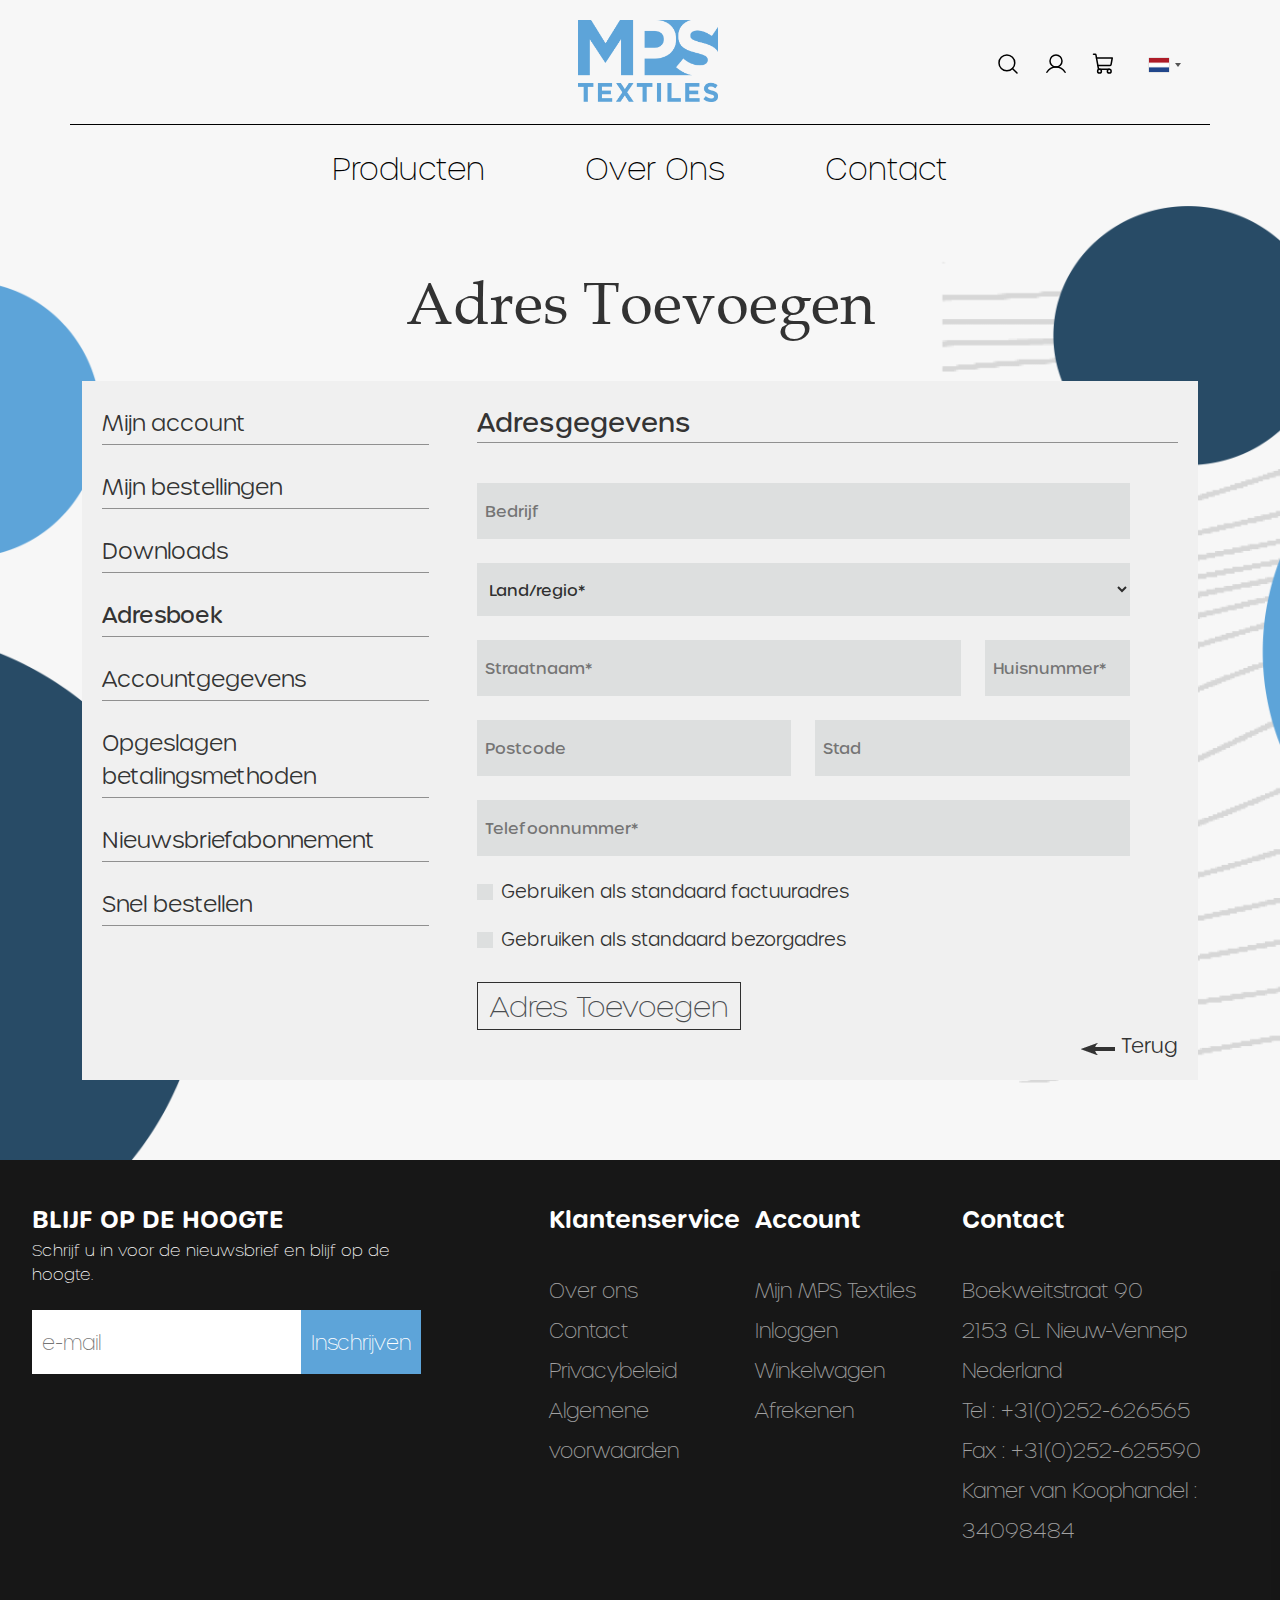
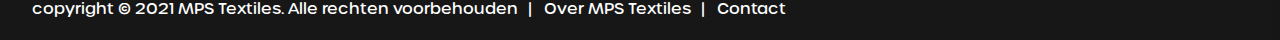
<file: AdresToevoegen.html>
<!DOCTYPE html>
<html lang="en">

<head>
	<meta charset="UTF-8" />
	<meta name="viewport" content="width=device-width, initial-scale=1.0" />
	<title>MPS TEXTiles | Adres Toevoegen</title>
	<!-- Favicon -->
	<!-- <link rel="icon" type="image/png" sizes="16x16" href=""> -->
	<link rel="stylesheet" href="assets/css/swiper-bundle.min.css">
	<!-- Bootstrap -->
	<link rel="stylesheet" href="assets/css/bootstrap.min.css" />
	<link rel="stylesheet" href="assets/css/countrySelect.min.css">
	<!-- Main css -->
	<link rel="stylesheet" href="assets/css/main.css" />
	<link rel="stylesheet" href="assets/css/main.css.map" />
</head>

<body style="background-color: #f7f7f7;">
	<!-- header section start  -->
	<header class="header bg-transparent">
		<!-- Top Content -->
		<div class="header-top__content">
			<div class="container">
				<div>
					<!-- brand logo -->
					<a href="index.html" class="logo">
						<img src="assets/images/logo.png" alt="brand-logo" class="img-fluid" />
					</a>
					<!-- Actions  -->
					<div class="header-actions">
						<ul>
							<li>
								<button type="button" data-bs-toggle="modal" data-bs-target="#searchModal">
									<img src="assets/images/icons/magnifying-glass.svg" alt="icon" />
								</button>
							</li>
							<li class="dropdown">
								<button class="dropdown-toggle" type="button" id="userDropOne" data-bs-toggle="dropdown"
									aria-expanded="false">
									<img src="assets/images/icons/user.svg" alt="icon" />
								</button>
								<div class="dropdown-menu" aria-labelledby="userDropOne">
									<ul>
										<li>
											<a href="#"> Drop Item </a>
										</li>
										<li>
											<a href="#"> Drop Item </a>
										</li>
									</ul>
								</div>
							</li>
							<li class="dropdown">
								<button data-bs-toggle="offcanvas" data-bs-target="#cart-right"
									aria-controls="cart-right">
									<img src="assets/images/icons/shopping-cart.svg" alt="icon" />
								</button>
							</li>
							<li>
								<input id="country_selector" type="text" />
							</li>
						</ul>
					</div>
				</div>
			</div>
		</div>
		<!-- bottom content  -->
		<div class="header-bottom__content">
			<div class="container position-relative">
				<ul class="menu">

					<li class="menu-item d-block d-lg-none">
						<!-- megamenu dropdown small screen starts -->
						<a class="nav-item" data-bs-toggle="offcanvas" href="#sideMegamenu" role="button"
							aria-controls="sideMegamenu">
							Producten
						</a>
					</li>
					<!-- megamenu dropdown small screen starts -->

					<li class="menu-item d-none d-lg-block">
						<a id="megaMenuButton" class="nav-item" data-bs-toggle="collapse" href="#megaMenu"
							aria-expanded="false" aria-controls="megaMenu">
							Producten
						</a>
					</li>

					<li class="menu-item">
						<a class="nav-item" href="overones.html">Over Ons</a>
					</li>
					<li class="menu-item">
						<a class="nav-item" href="contact.html">Contact</a>
					</li>
				</ul>

				<!-- megamenu start -->
				<div id="megaMenu" class="accordion-collapse mega-menu-desktop collapse"
					aria-labelledby="megaMenuButton">
					<div class="accordion-body p-4">

						<div class="row">
							<div class="nav flex-column nav-pills col-4 col-xxl-3 px-4 parent-menu" id="v-pills-tab"
								role="tablist" aria-orientation="vertical">

								<button class="nav-link" id="v-pills-Dekbedovertrek-tab" data-bs-toggle="pill"
									data-bs-target="#v-pills-Dekbedovertrek" type="button" role="tab"
									aria-controls="v-pills-Dekbedovertrek" aria-selected="true">Dekbedovertrek
								</button>

								<button class="nav-link" id="v-pills-Dekbed-tab" data-bs-toggle="pill"
									data-bs-target="#v-pills-Dekbed" type="button" role="tab"
									aria-controls="v-pills-Dekbed" aria-selected="true">Dekbed
								</button>

								<button class="nav-link" id="v-pills-Hoeslaken-tab" data-bs-toggle="pill"
									data-bs-target="#v-pills-Hoeslaken" type="button" role="tab"
									aria-controls="v-pills-Hoeslaken" aria-selected="true">Hoeslaken
								</button>

								<button class="nav-link" id="v-pills-Hoofdkussen-tab" data-bs-toggle="pill"
									data-bs-target="#v-pills-Hoofdkussen" type="button" role="tab"
									aria-controls="v-pills-Hoofdkussen" aria-selected="true">Hoofdkussen
								</button>

								<button class="nav-link" id="v-pills-Topper-tab" data-bs-toggle="pill"
									data-bs-target="#v-pills-Topper" type="button" role="tab"
									aria-controls="v-pills-Topper" aria-selected="true">Topper
								</button>

								<button class="nav-link" id="v-pills-Huisvesting-tab" data-bs-toggle="pill"
									data-bs-target="#v-pills-Huisvesting" type="button" role="tab"
									aria-controls="v-pills-Huisvesting" aria-selected="true">Huisvesting
								</button>

								<button class="nav-link" id="v-pills-Bedsprei-tab" data-bs-toggle="pill"
									data-bs-target="#v-pills-Bedsprei" type="button" role="tab"
									aria-controls="v-pills-Bedsprei" aria-selected="true">Bedsprei
								</button>

							</div>

							<div class="tab-content col-8 col-xxl-9" id="v-pills-tabContent">
								<div class="tab-pane fade show" id="v-pills-Dekbedovertrek" role="tabpanel"
									aria-labelledby="v-pills-Dekbedovertrek-tab">
									<div class="row">
										<div class="col-4 ps-5 pe-4 shoort-column">
											<ul>
												<li>
													<h3>Soort</h3>
												</li>
												<li><a href="#">Punt kussen</a></li>
												<li><a href="#">Box kussen</a></li>
												<li><a href="#">Ortho kussen </a></li>
											</ul>
										</div>
										<div class="col-4 ps-5 pe-4 vulling-column">
											<ul>
												<li>
													<h3>Vulling</h3>
												</li>
												<li><a href="#">Synthetisch</a></li>
												<li><a href="#">Kapok</a></li>
												<li><a href="#">Traagschuim</a></li>
												<li><a href="#">Dons</a></li>
												<li><a href="#">Dons veren</a></li>
												<li><a href="#">Veren</a></li>
												<li><a href="#">Schapen wol</a></li>
												<li><a href="#">Latex</a></li>
												<li><a href="#">Latex Ilke</a></li>
											</ul>
										</div>
										<div class="col-4 ps-5 pe-4">
											<ul>
												<li>
													<h3>Merk</h3>
												</li>
												<li><a href="#">Zydante Swiss Tech</a></li>
												<li><a href="#">Dream Fit</a></li>
												<li><a href="#">H2O</a></li>
												<li><a href="#">Cool Sleeper</a></li>
												<li><a href="#">Dr. Fit</a></li>
											</ul>
										</div>
									</div>
								</div>

								<div class="tab-pane fade show" id="v-pills-Dekbed" role="tabpanel"
									aria-labelledby="v-pills-Dekbed-tab">
									<div class="row">
										<div class="col-4 ps-5 pe-4 shoort-column">
											<ul>
												<li>
													<h3>Soort</h3>
												</li>
												<li><a href="#">Punt kussen</a></li>
												<li><a href="#">Box kussen</a></li>
												<li><a href="#">Ortho kussen </a></li>
											</ul>
										</div>
										<div class="col-4 ps-5 pe-4 vulling-column">
											<ul>
												<li>
													<h3>Vulling</h3>
												</li>
												<li><a href="#">Synthetisch</a></li>
												<li><a href="#">Kapok</a></li>
												<li><a href="#">Traagschuim</a></li>
												<li><a href="#">Dons</a></li>
												<li><a href="#">Dons veren</a></li>
												<li><a href="#">Veren</a></li>
												<li><a href="#">Schapen wol</a></li>
												<li><a href="#">Latex</a></li>
												<li><a href="#">Latex Ilke</a></li>
											</ul>
										</div>
										<div class="col-4 ps-5 pe-4">
											<ul>
												<li>
													<h3>Merk</h3>
												</li>
												<li><a href="#">Zydante Swiss Tech</a></li>
												<li><a href="#">Dream Fit</a></li>
												<li><a href="#">H2O</a></li>
												<li><a href="#">Cool Sleeper</a></li>
												<li><a href="#">Dr. Fit</a></li>
											</ul>
										</div>
									</div>
								</div>

								<div class="tab-pane fade show" id="v-pills-Hoeslaken" role="tabpanel"
									aria-labelledby="v-pills-Hoeslaken-tab">
									<div class="row">
										<div class="col-4 ps-5 pe-4 shoort-column">
											<ul>
												<li>
													<h3>Soort</h3>
												</li>
												<li><a href="#">Punt kussen</a></li>
												<li><a href="#">Box kussen</a></li>
												<li><a href="#">Ortho kussen </a></li>
											</ul>
										</div>
										<div class="col-4 ps-5 pe-4 vulling-column">
											<ul>
												<li>
													<h3>Vulling</h3>
												</li>
												<li><a href="#">Synthetisch</a></li>
												<li><a href="#">Kapok</a></li>
												<li><a href="#">Traagschuim</a></li>
												<li><a href="#">Dons</a></li>
												<li><a href="#">Dons veren</a></li>
												<li><a href="#">Veren</a></li>
												<li><a href="#">Schapen wol</a></li>
												<li><a href="#">Latex</a></li>
												<li><a href="#">Latex Ilke</a></li>
											</ul>
										</div>
										<div class="col-4 ps-5 pe-4">
											<ul>
												<li>
													<h3>Merk</h3>
												</li>
												<li><a href="#">Zydante Swiss Tech</a></li>
												<li><a href="#">Dream Fit</a></li>
												<li><a href="#">H2O</a></li>
												<li><a href="#">Cool Sleeper</a></li>
												<li><a href="#">Dr. Fit</a></li>
											</ul>
										</div>
									</div>
								</div>

								<div class="tab-pane fade show active" id="v-pills-Hoofdkussen" role="tabpanel"
									aria-labelledby="v-pills-Hoofdkussen-tab">
									<div class="row">
										<div class="col-4 ps-5 pe-4 shoort-column">
											<ul>
												<li>
													<h3>Soort</h3>
												</li>
												<li><a href="#">Punt kussen</a></li>
												<li><a href="#">Box kussen</a></li>
												<li><a href="#">Ortho kussen </a></li>
											</ul>
										</div>
										<div class="col-4 ps-5 pe-4 vulling-column">
											<ul>
												<li>
													<h3>Vulling</h3>
												</li>
												<li><a href="#">Synthetisch</a></li>
												<li><a href="#">Kapok</a></li>
												<li><a href="#">Traagschuim</a></li>
												<li><a href="#">Dons</a></li>
												<li><a href="#">Dons veren</a></li>
												<li><a href="#">Veren</a></li>
												<li><a href="#">Schapen wol</a></li>
												<li><a href="#">Latex</a></li>
												<li><a href="#">Latex Ilke</a></li>
											</ul>
										</div>
										<div class="col-4 ps-5 pe-4">
											<ul>
												<li>
													<h3>Merk</h3>
												</li>
												<li><a href="#">Zydante Swiss Tech</a></li>
												<li><a href="#">Dream Fit</a></li>
												<li><a href="#">H2O</a></li>
												<li><a href="#">Cool Sleeper</a></li>
												<li><a href="#">Dr. Fit</a></li>
											</ul>
										</div>
									</div>
								</div>

								<div class="tab-pane fade show" id="v-pills-Topper" role="tabpanel"
									aria-labelledby="v-pills-Topper-tab">
									<div class="row">
										<div class="col-4 ps-5 pe-4 shoort-column">
											<ul>
												<li>
													<h3>Soort</h3>
												</li>
												<li><a href="#">Punt kussen</a></li>
												<li><a href="#">Box kussen</a></li>
												<li><a href="#">Ortho kussen </a></li>
											</ul>
										</div>
										<div class="col-4 ps-5 pe-4 vulling-column">
											<ul>
												<li>
													<h3>Vulling</h3>
												</li>
												<li><a href="#">Synthetisch</a></li>
												<li><a href="#">Kapok</a></li>
												<li><a href="#">Traagschuim</a></li>
												<li><a href="#">Dons</a></li>
												<li><a href="#">Dons veren</a></li>
												<li><a href="#">Veren</a></li>
												<li><a href="#">Schapen wol</a></li>
												<li><a href="#">Latex</a></li>
												<li><a href="#">Latex Ilke</a></li>
											</ul>
										</div>
										<div class="col-4 ps-5 pe-4">
											<ul>
												<li>
													<h3>Merk</h3>
												</li>
												<li><a href="#">Zydante Swiss Tech</a></li>
												<li><a href="#">Dream Fit</a></li>
												<li><a href="#">H2O</a></li>
												<li><a href="#">Cool Sleeper</a></li>
												<li><a href="#">Dr. Fit</a></li>
											</ul>
										</div>
									</div>
								</div>

								<div class="tab-pane fade show" id="v-pills-Huisvesting" role="tabpanel"
									aria-labelledby="v-pills-Huisvesting-tab">
									<div class="row">
										<div class="col-4 ps-5 pe-4 shoort-column">
											<ul>
												<li>
													<h3>Soort</h3>
												</li>
												<li><a href="#">Punt kussen</a></li>
												<li><a href="#">Box kussen</a></li>
												<li><a href="#">Ortho kussen </a></li>
											</ul>
										</div>
										<div class="col-4 ps-5 pe-4 vulling-column">
											<ul>
												<li>
													<h3>Vulling</h3>
												</li>
												<li><a href="#">Synthetisch</a></li>
												<li><a href="#">Kapok</a></li>
												<li><a href="#">Traagschuim</a></li>
												<li><a href="#">Dons</a></li>
												<li><a href="#">Dons veren</a></li>
												<li><a href="#">Veren</a></li>
												<li><a href="#">Schapen wol</a></li>
												<li><a href="#">Latex</a></li>
												<li><a href="#">Latex Ilke</a></li>
											</ul>
										</div>
										<div class="col-4 ps-5 pe-4">
											<ul>
												<li>
													<h3>Merk</h3>
												</li>
												<li><a href="#">Zydante Swiss Tech</a></li>
												<li><a href="#">Dream Fit</a></li>
												<li><a href="#">H2O</a></li>
												<li><a href="#">Cool Sleeper</a></li>
												<li><a href="#">Dr. Fit</a></li>
											</ul>
										</div>
									</div>
								</div>

								<div class="tab-pane fade show" id="v-pills-Bedsprei" role="tabpanel"
									aria-labelledby="v-pills-Bedsprei-tab">
									<div class="row">
										<div class="col-4 ps-5 pe-4 shoort-column">
											<ul>
												<li>
													<h3>Soort</h3>
												</li>
												<li><a href="#">Punt kussen</a></li>
												<li><a href="#">Box kussen</a></li>
												<li><a href="#">Ortho kussen </a></li>
											</ul>
										</div>
										<div class="col-4 ps-5 pe-4 vulling-column">
											<ul>
												<li>
													<h3>Vulling</h3>
												</li>
												<li><a href="#">Synthetisch</a></li>
												<li><a href="#">Kapok</a></li>
												<li><a href="#">Traagschuim</a></li>
												<li><a href="#">Dons</a></li>
												<li><a href="#">Dons veren</a></li>
												<li><a href="#">Veren</a></li>
												<li><a href="#">Schapen wol</a></li>
												<li><a href="#">Latex</a></li>
												<li><a href="#">Latex Ilke</a></li>
											</ul>
										</div>
										<div class="col-4 ps-5 pe-4">
											<ul>
												<li>
													<h3>Merk</h3>
												</li>
												<li><a href="#">Zydante Swiss Tech</a></li>
												<li><a href="#">Dream Fit</a></li>
												<li><a href="#">H2O</a></li>
												<li><a href="#">Cool Sleeper</a></li>
												<li><a href="#">Dr. Fit</a></li>
											</ul>
										</div>
									</div>
								</div>

							</div>
						</div>

					</div>
				</div>
				<!-- megamenu big screen ended -->

				<!-- sidenav for small screen starts -->
				<div class="offcanvas offcanvas-start side-menu" tabindex="-1" id="sideMegamenu"
					aria-labelledby="sideMegamenuLabel">
					<div class="offcanvas-header">
						<h5 class="offcanvas-title text-white" id="sideMegamenuLabel">Producten</h5>
						<button type="button" class="btn-close btn-close-custom text-reset" data-bs-dismiss="offcanvas"
							aria-label="Close">X</button>
					</div>
					<div class="offcanvas-body">
						<div class="accordion accordion-flush" id="accordionFlushNav">
							<div class="accordion-item">
								<h2 class="accordion-header" id="flush-headingOne">
									<button class="accordion-button collapsed" type="button" data-bs-toggle="collapse"
										data-bs-target="#flush-collapseOne" aria-expanded="false"
										aria-controls="flush-collapseOne">
										Dekbedovertrek
									</button>
								</h2>
								<div id="flush-collapseOne" class="accordion-collapse collapse"
									aria-labelledby="flush-headingOne" data-bs-parent="#accordionFlushNav">
									<div class="accordion-body">

										<!--Dekbedovertrek sub Accordion start-->
										<div class="accordion accordion-flush" id="Dekbedovertrek-sub-accordion">
											<div class="accordion-item">
												<h2 class="accordion-header" id="Dekbedovertrek-sub-flush-headingOne">
													<button class="accordion-button sub-title collapsed" type="button"
														data-bs-toggle="collapse"
														data-bs-target="#Dekbedovertrek-soort-flush-collapseOne"
														aria-expanded="false"
														aria-controls="Dekbedovertrek-soort-flush-collapseOne">
														Soort
													</button>
												</h2>
												<div id="Dekbedovertrek-soort-flush-collapseOne"
													class="accordion-collapse collapse"
													aria-labelledby="Dekbedovertrek-sub-flush-headingOne"
													data-bs-parent="#Dekbedovertrek-sub-accordion">
													<ul>
														<li><a href="#">Punt kussen</a></li>
														<li><a href="#">Box kussen</a></li>
														<li><a href="#">Ortho kussen </a></li>
													</ul>
												</div>
											</div>
											<div class="accordion-item">
												<h2 class="accordion-header" id="Dekbedovertrek-sub-flush-headingTwo">
													<button class="accordion-button sub-title collapsed" type="button"
														data-bs-toggle="collapse"
														data-bs-target="#Dekbedovertrek-vulling-flush-collapseTwo"
														aria-expanded="false"
														aria-controls="Dekbedovertrek-vulling-flush-collapseTwo">
														Vulling
													</button>
												</h2>
												<div id="Dekbedovertrek-vulling-flush-collapseTwo"
													class="accordion-collapse collapse"
													aria-labelledby="Dekbedovertrek-sub-flush-headingTwo"
													data-bs-parent="#Dekbedovertrek-sub-accordion">
													<ul>
														<li><a href="#">Synthetisch</a></li>
														<li><a href="#">Kapok</a></li>
														<li><a href="#">Traagschuim</a></li>
														<li><a href="#">Dons</a></li>
														<li><a href="#">Dons veren</a></li>
														<li><a href="#">Veren</a></li>
														<li><a href="#">Schapen wol</a></li>
														<li><a href="#">Latex</a></li>
														<li><a href="#">Latex Ilke</a></li>
													</ul>
												</div>
											</div>
											<div class="accordion-item">
												<h2 class="accordion-header" id="Dekbedovertrek-sub-flush-headingThree">
													<button class="accordion-button sub-title collapsed" type="button"
														data-bs-toggle="collapse"
														data-bs-target="#Dekbedovertrek-merk-flush-collapseThree"
														aria-expanded="false"
														aria-controls="Dekbedovertrek-merk-flush-collapseThree">
														Merk
													</button>
												</h2>
												<div id="Dekbedovertrek-merk-flush-collapseThree"
													class="accordion-collapse collapse"
													aria-labelledby="Dekbedovertrek-sub-flush-headingThree"
													data-bs-parent="#Dekbedovertrek-sub-accordion">
													<ul>
														<li><a href="#">Zydante Swiss Tech</a></li>
														<li><a href="#">Dream Fit</a></li>
														<li><a href="#">H2O</a></li>
														<li><a href="#">Cool Sleeper</a></li>
														<li><a href="#">Dr. Fit</a></li>
													</ul>
												</div>
											</div>
										</div>
										<!--Dekbedovertrek sub Accordion end-->

									</div>
								</div>
							</div>
							<div class="accordion-item">
								<h2 class="accordion-header" id="flush-headingTwo">
									<button class="accordion-button collapsed" type="button" data-bs-toggle="collapse"
										data-bs-target="#flush-collapseTwo" aria-expanded="false"
										aria-controls="flush-collapseTwo">
										Dekbed
									</button>
								</h2>
								<div id="flush-collapseTwo" class="accordion-collapse collapse"
									aria-labelledby="flush-headingTwo" data-bs-parent="#accordionFlushNav">
									<div class="accordion-body">

										<!--Dekbed sub Accordion start-->
										<div class="accordion accordion-flush" id="Dekbed-sub-accordion">
											<div class="accordion-item">
												<h2 class="accordion-header" id="Dekbed-sub-flush-headingOne">
													<button class="accordion-button sub-title collapsed" type="button"
														data-bs-toggle="collapse"
														data-bs-target="#Dekbed-soort-flush-collapseOne"
														aria-expanded="false"
														aria-controls="Dekbed-soort-flush-collapseOne">
														Soort
													</button>
												</h2>
												<div id="Dekbed-soort-flush-collapseOne"
													class="accordion-collapse collapse"
													aria-labelledby="Dekbed-sub-flush-headingOne"
													data-bs-parent="#Dekbed-sub-accordion">
													<ul>
														<li><a href="#">Punt kussen</a></li>
														<li><a href="#">Box kussen</a></li>
														<li><a href="#">Ortho kussen </a></li>
													</ul>
												</div>
											</div>
											<div class="accordion-item">
												<h2 class="accordion-header" id="Dekbed-sub-flush-headingTwo">
													<button class="accordion-button sub-title collapsed" type="button"
														data-bs-toggle="collapse"
														data-bs-target="#Dekbed-vulling-flush-collapseTwo"
														aria-expanded="false"
														aria-controls="Dekbed-vulling-flush-collapseTwo">
														Vulling
													</button>
												</h2>
												<div id="Dekbed-vulling-flush-collapseTwo"
													class="accordion-collapse collapse"
													aria-labelledby="Dekbed-sub-flush-headingTwo"
													data-bs-parent="#Dekbed-sub-accordion">
													<ul>
														<li><a href="#">Synthetisch</a></li>
														<li><a href="#">Kapok</a></li>
														<li><a href="#">Traagschuim</a></li>
														<li><a href="#">Dons</a></li>
														<li><a href="#">Dons veren</a></li>
														<li><a href="#">Veren</a></li>
														<li><a href="#">Schapen wol</a></li>
														<li><a href="#">Latex</a></li>
														<li><a href="#">Latex Ilke</a></li>
													</ul>
												</div>
											</div>
											<div class="accordion-item">
												<h2 class="accordion-header" id="Dekbed-sub-flush-headingThree">
													<button class="accordion-button sub-title collapsed" type="button"
														data-bs-toggle="collapse"
														data-bs-target="#Dekbed-merk-flush-collapseThree"
														aria-expanded="false"
														aria-controls="Dekbed-merk-flush-collapseThree">
														Merk
													</button>
												</h2>
												<div id="Dekbed-merk-flush-collapseThree"
													class="accordion-collapse collapse"
													aria-labelledby="Dekbed-sub-flush-headingThree"
													data-bs-parent="#Dekbed-sub-accordion">
													<ul>
														<li><a href="#">Zydante Swiss Tech</a></li>
														<li><a href="#">Dream Fit</a></li>
														<li><a href="#">H2O</a></li>
														<li><a href="#">Cool Sleeper</a></li>
														<li><a href="#">Dr. Fit</a></li>
													</ul>
												</div>
											</div>
										</div>
										<!--Dekbed sub Accordion end-->

									</div>
								</div>
							</div>
							<div class="accordion-item">
								<h2 class="accordion-header" id="flush-headingThree">
									<button class="accordion-button collapsed" type="button" data-bs-toggle="collapse"
										data-bs-target="#flush-collapseThree" aria-expanded="false"
										aria-controls="flush-collapseThree">
										Hoeslaken
									</button>
								</h2>
								<div id="flush-collapseThree" class="accordion-collapse collapse"
									aria-labelledby="flush-headingThree" data-bs-parent="#accordionFlushNav">
									<div class="accordion-body">
										<!--Hoeslaken sub Accordion start-->
										<div class="accordion accordion-flush" id="Hoeslaken-sub-accordion">
											<div class="accordion-item">
												<h2 class="accordion-header" id="Hoeslaken-sub-flush-headingOne">
													<button class="accordion-button sub-title collapsed" type="button"
														data-bs-toggle="collapse"
														data-bs-target="#Hoeslaken-soort-flush-collapseOne"
														aria-expanded="false"
														aria-controls="Hoeslaken-soort-flush-collapseOne">
														Soort
													</button>
												</h2>
												<div id="Hoeslaken-soort-flush-collapseOne"
													class="accordion-collapse collapse"
													aria-labelledby="Hoeslaken-sub-flush-headingOne"
													data-bs-parent="#Hoeslaken-sub-accordion">
													<ul>
														<li><a href="#">Punt kussen</a></li>
														<li><a href="#">Box kussen</a></li>
														<li><a href="#">Ortho kussen </a></li>
													</ul>
												</div>
											</div>
											<div class="accordion-item">
												<h2 class="accordion-header" id="Hoeslaken-sub-flush-headingTwo">
													<button class="accordion-button sub-title collapsed" type="button"
														data-bs-toggle="collapse"
														data-bs-target="#Hoeslaken-vulling-flush-collapseTwo"
														aria-expanded="false"
														aria-controls="Hoeslaken-vulling-flush-collapseTwo">
														Vulling
													</button>
												</h2>
												<div id="Hoeslaken-vulling-flush-collapseTwo"
													class="accordion-collapse collapse"
													aria-labelledby="Hoeslaken-sub-flush-headingTwo"
													data-bs-parent="#Hoeslaken-sub-accordion">
													<ul>
														<li><a href="#">Synthetisch</a></li>
														<li><a href="#">Kapok</a></li>
														<li><a href="#">Traagschuim</a></li>
														<li><a href="#">Dons</a></li>
														<li><a href="#">Dons veren</a></li>
														<li><a href="#">Veren</a></li>
														<li><a href="#">Schapen wol</a></li>
														<li><a href="#">Latex</a></li>
														<li><a href="#">Latex Ilke</a></li>
													</ul>
												</div>
											</div>
											<div class="accordion-item">
												<h2 class="accordion-header" id="Hoeslaken-sub-flush-headingThree">
													<button class="accordion-button sub-title collapsed" type="button"
														data-bs-toggle="collapse"
														data-bs-target="#Hoeslaken-merk-flush-collapseThree"
														aria-expanded="false"
														aria-controls="Hoeslaken-merk-flush-collapseThree">
														Merk
													</button>
												</h2>
												<div id="Hoeslaken-merk-flush-collapseThree"
													class="accordion-collapse collapse"
													aria-labelledby="Hoeslaken-sub-flush-headingThree"
													data-bs-parent="#Hoeslaken-sub-accordion">
													<ul>
														<li><a href="#">Zydante Swiss Tech</a></li>
														<li><a href="#">Dream Fit</a></li>
														<li><a href="#">H2O</a></li>
														<li><a href="#">Cool Sleeper</a></li>
														<li><a href="#">Dr. Fit</a></li>
													</ul>
												</div>
											</div>
										</div>
										<!--Hoeslaken sub Accordion end-->
									</div>
								</div>
							</div>
							<div class="accordion-item">
								<h2 class="accordion-header" id="flush-headingFour">
									<button class="accordion-button collapsed" type="button" data-bs-toggle="collapse"
										data-bs-target="#flush-collapseFour" aria-expanded="false"
										aria-controls="flush-collapseThree">
										Hoofdkussen
									</button>
								</h2>
								<div id="flush-collapseFour" class="accordion-collapse collapse"
									aria-labelledby="flush-headingFour" data-bs-parent="#accordionFlushNav">
									<div class="accordion-body">
										<!--Hoofdkussen sub Accordion start-->
										<div class="accordion accordion-flush" id="Hoofdkussen-sub-accordion">
											<div class="accordion-item">
												<h2 class="accordion-header" id="Hoofdkussen-sub-flush-headingOne">
													<button class="accordion-button sub-title collapsed" type="button"
														data-bs-toggle="collapse"
														data-bs-target="#Hoofdkussen-soort-flush-collapseOne"
														aria-expanded="false"
														aria-controls="Hoofdkussen-soort-flush-collapseOne">
														Soort
													</button>
												</h2>
												<div id="Hoofdkussen-soort-flush-collapseOne"
													class="accordion-collapse collapse"
													aria-labelledby="Hoofdkussen-sub-flush-headingOne"
													data-bs-parent="#Hoofdkussen-sub-accordion">
													<ul>
														<li><a href="#">Punt kussen</a></li>
														<li><a href="#">Box kussen</a></li>
														<li><a href="#">Ortho kussen </a></li>
													</ul>
												</div>
											</div>
											<div class="accordion-item">
												<h2 class="accordion-header" id="Hoofdkussen-sub-flush-headingTwo">
													<button class="accordion-button sub-title collapsed" type="button"
														data-bs-toggle="collapse"
														data-bs-target="#Hoofdkussen-vulling-flush-collapseTwo"
														aria-expanded="false"
														aria-controls="Hoofdkussen-vulling-flush-collapseTwo">
														Vulling
													</button>
												</h2>
												<div id="Hoofdkussen-vulling-flush-collapseTwo"
													class="accordion-collapse collapse"
													aria-labelledby="Hoofdkussen-sub-flush-headingTwo"
													data-bs-parent="#Hoofdkussen-sub-accordion">
													<ul>
														<li><a href="#">Synthetisch</a></li>
														<li><a href="#">Kapok</a></li>
														<li><a href="#">Traagschuim</a></li>
														<li><a href="#">Dons</a></li>
														<li><a href="#">Dons veren</a></li>
														<li><a href="#">Veren</a></li>
														<li><a href="#">Schapen wol</a></li>
														<li><a href="#">Latex</a></li>
														<li><a href="#">Latex Ilke</a></li>
													</ul>
												</div>
											</div>
											<div class="accordion-item">
												<h2 class="accordion-header" id="Hoofdkussen-sub-flush-headingThree">
													<button class="accordion-button sub-title collapsed" type="button"
														data-bs-toggle="collapse"
														data-bs-target="#Hoofdkussen-merk-flush-collapseThree"
														aria-expanded="false"
														aria-controls="Hoofdkussen-merk-flush-collapseThree">
														Merk
													</button>
												</h2>
												<div id="Hoofdkussen-merk-flush-collapseThree"
													class="accordion-collapse collapse"
													aria-labelledby="Hoofdkussen-sub-flush-headingThree"
													data-bs-parent="#Hoofdkussen-sub-accordion">
													<ul>
														<li><a href="#">Zydante Swiss Tech</a></li>
														<li><a href="#">Dream Fit</a></li>
														<li><a href="#">H2O</a></li>
														<li><a href="#">Cool Sleeper</a></li>
														<li><a href="#">Dr. Fit</a></li>
													</ul>
												</div>
											</div>
										</div>
										<!--Hoofdkussen sub Accordion end-->
									</div>
								</div>
							</div>
							<div class="accordion-item">
								<h2 class="accordion-header" id="flush-headingFive">
									<button class="accordion-button collapsed" type="button" data-bs-toggle="collapse"
										data-bs-target="#flush-collapseFive" aria-expanded="false"
										aria-controls="flush-collapseThree">
										Topper
									</button>
								</h2>
								<div id="flush-collapseFive" class="accordion-collapse collapse"
									aria-labelledby="flush-headingFive" data-bs-parent="#accordionFlushNav">
									<div class="accordion-body">
										<!--Topper sub Accordion start-->
										<div class="accordion accordion-flush" id="Topper-sub-accordion">
											<div class="accordion-item">
												<h2 class="accordion-header" id="Topper-sub-flush-headingOne">
													<button class="accordion-button sub-title collapsed" type="button"
														data-bs-toggle="collapse"
														data-bs-target="#Topper-soort-flush-collapseOne"
														aria-expanded="false"
														aria-controls="Topper-soort-flush-collapseOne">
														Soort
													</button>
												</h2>
												<div id="Topper-soort-flush-collapseOne"
													class="accordion-collapse collapse"
													aria-labelledby="Topper-sub-flush-headingOne"
													data-bs-parent="#Topper-sub-accordion">
													<ul>
														<li><a href="#">Punt kussen</a></li>
														<li><a href="#">Box kussen</a></li>
														<li><a href="#">Ortho kussen </a></li>
													</ul>
												</div>
											</div>
											<div class="accordion-item">
												<h2 class="accordion-header" id="Topper-sub-flush-headingTwo">
													<button class="accordion-button sub-title collapsed" type="button"
														data-bs-toggle="collapse"
														data-bs-target="#Topper-vulling-flush-collapseTwo"
														aria-expanded="false"
														aria-controls="Topper-vulling-flush-collapseTwo">
														Vulling
													</button>
												</h2>
												<div id="Topper-vulling-flush-collapseTwo"
													class="accordion-collapse collapse"
													aria-labelledby="Topper-sub-flush-headingTwo"
													data-bs-parent="#Topper-sub-accordion">
													<ul>
														<li><a href="#">Synthetisch</a></li>
														<li><a href="#">Kapok</a></li>
														<li><a href="#">Traagschuim</a></li>
														<li><a href="#">Dons</a></li>
														<li><a href="#">Dons veren</a></li>
														<li><a href="#">Veren</a></li>
														<li><a href="#">Schapen wol</a></li>
														<li><a href="#">Latex</a></li>
														<li><a href="#">Latex Ilke</a></li>
													</ul>
												</div>
											</div>
											<div class="accordion-item">
												<h2 class="accordion-header" id="Topper-sub-flush-headingThree">
													<button class="accordion-button sub-title collapsed" type="button"
														data-bs-toggle="collapse"
														data-bs-target="#Topper-merk-flush-collapseThree"
														aria-expanded="false"
														aria-controls="Topper-merk-flush-collapseThree">
														Merk
													</button>
												</h2>
												<div id="Topper-merk-flush-collapseThree"
													class="accordion-collapse collapse"
													aria-labelledby="Topper-sub-flush-headingThree"
													data-bs-parent="#Topper-sub-accordion">
													<ul>
														<li><a href="#">Zydante Swiss Tech</a></li>
														<li><a href="#">Dream Fit</a></li>
														<li><a href="#">H2O</a></li>
														<li><a href="#">Cool Sleeper</a></li>
														<li><a href="#">Dr. Fit</a></li>
													</ul>
												</div>
											</div>
										</div>
										<!--Topper sub Accordion end-->
									</div>
								</div>
							</div>
							<div class="accordion-item">
								<h2 class="accordion-header" id="flush-headingSix">
									<button class="accordion-button collapsed" type="button" data-bs-toggle="collapse"
										data-bs-target="#flush-collapseSix" aria-expanded="false"
										aria-controls="flush-collapseThree">
										Huisvesting
									</button>
								</h2>
								<div id="flush-collapseSix" class="accordion-collapse collapse"
									aria-labelledby="flush-headingSix" data-bs-parent="#accordionFlushNav">
									<div class="accordion-body">
										<!--Huisvesting sub Accordion start-->
										<div class="accordion accordion-flush" id="Huisvesting-sub-accordion">
											<div class="accordion-item">
												<h2 class="accordion-header" id="Huisvesting-sub-flush-headingOne">
													<button class="accordion-button sub-title collapsed" type="button"
														data-bs-toggle="collapse"
														data-bs-target="#Huisvesting-soort-flush-collapseOne"
														aria-expanded="false"
														aria-controls="Huisvesting-soort-flush-collapseOne">
														Soort
													</button>
												</h2>
												<div id="Huisvesting-soort-flush-collapseOne"
													class="accordion-collapse collapse"
													aria-labelledby="Huisvesting-sub-flush-headingOne"
													data-bs-parent="#Huisvesting-sub-accordion">
													<ul>
														<li><a href="#">Punt kussen</a></li>
														<li><a href="#">Box kussen</a></li>
														<li><a href="#">Ortho kussen </a></li>
													</ul>
												</div>
											</div>
											<div class="accordion-item">
												<h2 class="accordion-header" id="Huisvesting-sub-flush-headingTwo">
													<button class="accordion-button sub-title collapsed" type="button"
														data-bs-toggle="collapse"
														data-bs-target="#Huisvesting-vulling-flush-collapseTwo"
														aria-expanded="false"
														aria-controls="Huisvesting-vulling-flush-collapseTwo">
														Vulling
													</button>
												</h2>
												<div id="Huisvesting-vulling-flush-collapseTwo"
													class="accordion-collapse collapse"
													aria-labelledby="Huisvesting-sub-flush-headingTwo"
													data-bs-parent="#Huisvesting-sub-accordion">
													<ul>
														<li><a href="#">Synthetisch</a></li>
														<li><a href="#">Kapok</a></li>
														<li><a href="#">Traagschuim</a></li>
														<li><a href="#">Dons</a></li>
														<li><a href="#">Dons veren</a></li>
														<li><a href="#">Veren</a></li>
														<li><a href="#">Schapen wol</a></li>
														<li><a href="#">Latex</a></li>
														<li><a href="#">Latex Ilke</a></li>
													</ul>
												</div>
											</div>
											<div class="accordion-item">
												<h2 class="accordion-header" id="Huisvesting-sub-flush-headingThree">
													<button class="accordion-button sub-title collapsed" type="button"
														data-bs-toggle="collapse"
														data-bs-target="#Huisvesting-merk-flush-collapseThree"
														aria-expanded="false"
														aria-controls="Huisvesting-merk-flush-collapseThree">
														Merk
													</button>
												</h2>
												<div id="Huisvesting-merk-flush-collapseThree"
													class="accordion-collapse collapse"
													aria-labelledby="Huisvesting-sub-flush-headingThree"
													data-bs-parent="#Huisvesting-sub-accordion">
													<ul>
														<li><a href="#">Zydante Swiss Tech</a></li>
														<li><a href="#">Dream Fit</a></li>
														<li><a href="#">H2O</a></li>
														<li><a href="#">Cool Sleeper</a></li>
														<li><a href="#">Dr. Fit</a></li>
													</ul>
												</div>
											</div>
										</div>
										<!--Huisvesting sub Accordion end-->
									</div>
								</div>
							</div>
							<div class="accordion-item">
								<h2 class="accordion-header" id="flush-headingSeven">
									<button class="accordion-button collapsed" type="button" data-bs-toggle="collapse"
										data-bs-target="#flush-collapseSeven" aria-expanded="false"
										aria-controls="flush-collapseThree">
										Bedsprei
									</button>
								</h2>
								<div id="flush-collapseSeven" class="accordion-collapse collapse"
									aria-labelledby="flush-headingSeven" data-bs-parent="#accordionFlushNav">
									<div class="accordion-body">
										<!--Bedsprei sub Accordion start-->
										<div class="accordion accordion-flush" id="Bedsprei-sub-accordion">
											<div class="accordion-item">
												<h2 class="accordion-header" id="Bedsprei-sub-flush-headingOne">
													<button class="accordion-button sub-title collapsed" type="button"
														data-bs-toggle="collapse"
														data-bs-target="#Bedsprei-soort-flush-collapseOne"
														aria-expanded="false"
														aria-controls="Bedsprei-soort-flush-collapseOne">
														Soort
													</button>
												</h2>
												<div id="Bedsprei-soort-flush-collapseOne"
													class="accordion-collapse collapse"
													aria-labelledby="Bedsprei-sub-flush-headingOne"
													data-bs-parent="#Bedsprei-sub-accordion">
													<ul>
														<li><a href="#">Punt kussen</a></li>
														<li><a href="#">Box kussen</a></li>
														<li><a href="#">Ortho kussen </a></li>
													</ul>
												</div>
											</div>
											<div class="accordion-item">
												<h2 class="accordion-header" id="Bedsprei-sub-flush-headingTwo">
													<button class="accordion-button sub-title collapsed" type="button"
														data-bs-toggle="collapse"
														data-bs-target="#Bedsprei-vulling-flush-collapseTwo"
														aria-expanded="false"
														aria-controls="Bedsprei-vulling-flush-collapseTwo">
														Vulling
													</button>
												</h2>
												<div id="Bedsprei-vulling-flush-collapseTwo"
													class="accordion-collapse collapse"
													aria-labelledby="Bedsprei-sub-flush-headingTwo"
													data-bs-parent="#Bedsprei-sub-accordion">
													<ul>
														<li><a href="#">Synthetisch</a></li>
														<li><a href="#">Kapok</a></li>
														<li><a href="#">Traagschuim</a></li>
														<li><a href="#">Dons</a></li>
														<li><a href="#">Dons veren</a></li>
														<li><a href="#">Veren</a></li>
														<li><a href="#">Schapen wol</a></li>
														<li><a href="#">Latex</a></li>
														<li><a href="#">Latex Ilke</a></li>
													</ul>
												</div>
											</div>
											<div class="accordion-item">
												<h2 class="accordion-header" id="Bedsprei-sub-flush-headingThree">
													<button class="accordion-button sub-title collapsed" type="button"
														data-bs-toggle="collapse"
														data-bs-target="#Bedsprei-merk-flush-collapseThree"
														aria-expanded="false"
														aria-controls="Bedsprei-merk-flush-collapseThree">
														Merk
													</button>
												</h2>
												<div id="Bedsprei-merk-flush-collapseThree"
													class="accordion-collapse collapse"
													aria-labelledby="Bedsprei-sub-flush-headingThree"
													data-bs-parent="#Bedsprei-sub-accordion">
													<ul>
														<li><a href="#">Zydante Swiss Tech</a></li>
														<li><a href="#">Dream Fit</a></li>
														<li><a href="#">H2O</a></li>
														<li><a href="#">Cool Sleeper</a></li>
														<li><a href="#">Dr. Fit</a></li>
													</ul>
												</div>
											</div>
										</div>
										<!--Bedsprei sub Accordion end-->
									</div>
								</div>
							</div>
						</div>
					</div>
				</div>
				<!-- megamenu end -->
			</div>
		</div>
	</header>
	<!-- header section end  -->

	<!-- cart section start -->
	<div class="offcanvas offcanvas-end" tabindex="-1" id="cart-right" aria-labelledby="cart-rightLabel">
		<div class="offcanvas-header">
			<button class="d-flex align-items-center" type="button" data-bs-dismiss="offcanvas" aria-label="Close"><img
					src="assets/images/icons/arrow-left.png" alt="" class="pe-2"> Verder winkelen</button>
		</div>
		<div class="offcanvas-body ps-sm-4 position-relative">
			<ul class="product-cart">
				<li class="cart-item d-flex align-items-center">
					<div class="product-img">
						<a href="#"><img src="assets/images/cart/image-1.jpg" alt="product-img" class="img-fluid"></a>
					</div>
					<div class="product-text">
						<a href="#" class="product-description">Doctor Fit Dream Nature | box pillow</a>
						<div class="d-flex justify-content-between">
							<p class="product-price">€9.95</p>
							<div class="d-flex align-items-center product-quantity-box">
								<button>-</button>
								<span class="product-quantity">1</span>
								<button>+</button>
							</div>
						</div>
					</div>
				</li>
				<li class="cart-item d-flex align-items-center">
					<div class="product-img">
						<a href="#"><img src="assets/images/cart/image-2.png" alt="product-img" class="img-fluid"></a>
					</div>
					<div class="product-text">
						<a href="#" class="product-description">*merk/collectie* | *Type/ kleur*</a>
						<div class="d-flex justify-content-between">
							<p class="product-price">€00.00</p>
							<div class="d-flex align-items-center product-quantity-box">
								<button>-</button>
								<span class="product-quantity">1</span>
								<button>+</button>
							</div>
						</div>
					</div>
				</li>
				<li class="cart-item d-flex align-items-center">
					<div class="product-img">
						<a href="#"><img src="assets/images/cart/image-2.png" alt="product-img" class="img-fluid"></a>
					</div>
					<div class="product-text">
						<a href="#" class="product-description">*merk/collectie* | *Type/kleur*</a>
						<div class="d-flex justify-content-between">
							<p class="product-price">€9.95</p>
							<div class="d-flex align-items-center product-quantity-box">
								<button>-</button>
								<span class="product-quantity">1</span>
								<button>+</button>
							</div>
						</div>
					</div>
				</li>
				<li class="cart-item d-flex align-items-center">
					<div class="product-img">
						<a href="#"><img src="assets/images/cart/image-1.jpg" alt="product-img" class="img-fluid"></a>
					</div>
					<div class="product-text">
						<a href="#" class="product-description">Doctor Fit Dream Nature | box pillow</a>
						<div class="d-flex justify-content-between">
							<p class="product-price">€9.95</p>
							<div class="d-flex align-items-center product-quantity-box">
								<button>-</button>
								<span class="product-quantity">1</span>
								<button>+</button>
							</div>
						</div>
					</div>
				</li>
				<li class="cart-item d-flex align-items-center">
					<div class="product-img">
						<a href="#"><img src="assets/images/cart/image-2.png" alt="product-img" class="img-fluid"></a>
					</div>
					<div class="product-text">
						<a href="#" class="product-description">*merk/collectie* | *Type/ kleur*</a>
						<div class="d-flex justify-content-between">
							<p class="product-price">€00.00</p>
							<div class="d-flex align-items-center product-quantity-box">
								<button>-</button>
								<span class="product-quantity">1</span>
								<button>+</button>
							</div>
						</div>
					</div>
				</li>
				<li class="cart-item d-flex align-items-center">
					<div class="product-img">
						<a href="#"><img src="assets/images/cart/image-2.png" alt="product-img" class="img-fluid"></a>
					</div>
					<div class="product-text">
						<a href="#" class="product-description">*merk/collectie* | *Type/kleur*</a>
						<div class="d-flex justify-content-between">
							<p class="product-price">€9.95</p>
							<div class="d-flex align-items-center product-quantity-box">
								<button>-</button>
								<span class="product-quantity">1</span>
								<button>+</button>
							</div>
						</div>
					</div>
				</li>
				<li class="cart-item d-flex align-items-center">
					<div class="product-img">
						<a href="#"><img src="assets/images/cart/image-1.jpg" alt="product-img" class="img-fluid"></a>
					</div>
					<div class="product-text">
						<a href="#" class="product-description">Doctor Fit Dream Nature | box pillow</a>
						<div class="d-flex justify-content-between">
							<p class="product-price">€9.95</p>
							<div class="d-flex align-items-center product-quantity-box">
								<button>-</button>
								<span class="product-quantity">1</span>
								<button>+</button>
							</div>
						</div>
					</div>
				</li>
				<li class="cart-item d-flex align-items-center">
					<div class="product-img">
						<a href="#"><img src="assets/images/cart/image-2.png" alt="product-img" class="img-fluid"></a>
					</div>
					<div class="product-text">
						<a href="#" class="product-description">*merk/collectie* | *Type/ kleur*</a>
						<div class="d-flex justify-content-between">
							<p class="product-price">€00.00</p>
							<div class="d-flex align-items-center product-quantity-box">
								<button>-</button>
								<span class="product-quantity">1</span>
								<button>+</button>
							</div>
						</div>
					</div>
				</li>
				<li class="cart-item d-flex align-items-center">
					<div class="product-img">
						<a href="#"><img src="assets/images/cart/image-2.png" alt="product-img" class="img-fluid"></a>
					</div>
					<div class="product-text">
						<a href="#" class="product-description">*merk/collectie* | *Type/kleur*</a>
						<div class="d-flex justify-content-between">
							<p class="product-price">€9.95</p>
							<div class="d-flex align-items-center product-quantity-box">
								<button>-</button>
								<span class="product-quantity">1</span>
								<button>+</button>
							</div>
						</div>
					</div>
				</li>
			</ul>
			<div class="cart-footer">
				<p class="separator"> Verzendkosten worden tijdens het afrekenen berekend</p>
				<div class="d-flex justify-content-between pt-3 pb-4 fs-5">
					<p>Subtotaal</p>
					<p>€ 00.00</p>
				</div>
				<div class="text-center">
					<a href="#" class="btn-border">Afrekenen</a>
				</div>
			</div>
		</div>
	</div>
	<!-- cart section end -->

	<!-- adres-toevoegen Section Start  -->
	<section class="adres-toevoegen">
		<div class="container">
			<h2 class="adres-toevoegen-heading">Adres Toevoegen</h2>
			<div class="adres-toevoegen-content">
				<div class="row gx-5">
					<div class="col-lg-4">
						<nav>
							<ul>
								<li><a href="#"> Mijn account </a></li>
								<li><a href="#"> Mijn bestellingen </a></li>
								<li><a href="#"> Downloads </a></li>
								<li><a href="#" class="active"> Adresboek </a></li>
								<li><a href="#"> Accountgegevens </a></li>
								<li><a href="#"> Opgeslagen betalingsmethoden </a></li>
								<li><a href="#"> Nieuwsbriefabonnement </a></li>
								<li><a href="#"> Snel bestellen </a></li>
							</ul>
						</nav>
					</div>
					<div class="col-lg-8 mt-lg-0 mt-5">
						<div class="adresgegevens">
							<h3 class="adresgegevens-heading">Adresgegevens</h3>
							<form>
								<div class="row g-4 pe-lg-5">
									<div class="col-12">
										<input type="text" class="w-100" placeholder="Bedrijf">
									</div>
									<div class="col-12">
										<select class="w-100">
											<option>Land/regio*</option>
											<option>Another option</option>
											<option>Another option</option>
											<option>Another option</option>
										</select>
									</div>
									<div class="col-md-9">
										<input type="text" class="w-100" placeholder="Straatnaam*">
									</div>
									<div class="col-md-3">
										<input type="text" class="w-100" placeholder="Huisnummer*">
									</div>
									<div class="col-md-6">
										<input type="text" class="w-100" placeholder="Postcode">
									</div>
									<div class="col-md-6">
										<input type="text" class="w-100" placeholder="Stad">
									</div>
									<div class="col-12">
										<input type="text" class="w-100" placeholder="Telefoonnummer*">
									</div>
									<div class="col-12">
										<div class="d-flex">
											<div class="flex-shrink-0 me-2">
												<input type="checkbox" id="factuuradres" class="form-check-input">
											</div>
											<label for="factuuradres" class="check-label">Gebruiken als standaard factuuradres</label>
										</div>
									</div>
									<div class="col-12">
										<div class="d-flex">
											<div class="flex-shrink-0 me-2">
												<input type="checkbox" id="bezorgadres" class="form-check-input">
											</div>
											<label for="bezorgadres" class="check-label">Gebruiken als standaard bezorgadres</label>
										</div>
									</div>
								</div>
								<button type="submit" class="btn submit-btn">Adres toevoegen</button>
							</form>
							<div class="text-end">
								<a href="#" class="back-btn">
									<img src="assets/images/icons/arrow-left.png" alt="icon">
									Terug
								</a>
							</div>
						</div>
					</div>
				</div>
			</div>
		</div>
	</section>
	<!-- adres-toevoegen Section End  -->

	<!-- Footer Section Start  -->
	<footer class="footer">
		<div class="footer-top__content">
			<div class="container-fluid">
				<div class="row">
					<div class="col-lg-4">
						<div class="footer-info">
							<h2>BLIJF OP DE HOOGTE</h2>
							<p>
								Schrijf u in voor de nieuwsbrief en blijf op de
								hoogte.
							</p>
							<form action="#">
								<div class="search-field">
									<input type="email" placeholder="e-mail" />
									<button type="button" class="hover-effect">Inschrijven</button>
								</div>
							</form>
						</div>
					</div>
					<div class="col-sm-6 col-md-4 col-lg-2 offset-lg-1">
						<div class="footer-menu">
							<h2>Klantenservice</h2>
							<ul>
								<li><a href="#">Over ons </a></li>
								<li><a href="#">Contact</a></li>
								<li><a href="#">Privacybeleid</a></li>
								<li><a href="#">Algemene voorwaarden</a></li>
							</ul>
						</div>
					</div>
					<div class="col-sm-6 col-md-4 col-lg-2">
						<div class="footer-menu">
							<h2>Account</h2>
							<ul>
								<li><a href="#">Mijn MPS Textiles </a></li>
								<li><a href="#">Inloggen</a></li>
								<li><a href="#">Winkelwagen</a></li>
								<li><a href="#">Afrekenen</a></li>
							</ul>
						</div>
					</div>
					<div class="col-md-4 col-lg-3">
						<div class="footer-menu">
							<h2>Contact</h2>
							<ul>
								<li><a href="#"> Boekweitstraat 90 </a></li>
								<li><a href="#">2153 GL Nieuw-Vennep </a></li>
								<li><a href="#">Nederland</a></li>
								<li><a href="#">Tel : +31(0)252-626565 </a></li>
								<li><a href="#">Fax : +31(0)252-625590 </a></li>
								<li>
									<a href="#">Kamer van Koophandel : 34098484</a>
								</li>
							</ul>
						</div>
					</div>
				</div>
			</div>
		</div>
		<div class="footer-bottom__content">
			<div class="container-fluid">
				<div class="footer-copyright">
					<ul>
						<li>
							<p>
								copyright &copy; 2021 MPS Textiles. Alle rechten
								voorbehouden <span> |</span>
							</p>
						</li>
						<li>
							<a href="#">Over MPS Textiles <span> |</span> </a>
						</li>
						<li>
							<a href="#">Contact</a>
						</li>
					</ul>
				</div>
			</div>
		</div>
	</footer>
	<!-- Footer Section End   -->


	<!-- Modal -->
	<div class="modal fade" id="searchModal" tabindex="-1" aria-labelledby="searchModalLabel" aria-hidden="true">
		<div class="modal-dialog">
			<div class="modal-content">
				<div class="modal-body px-2 py-1">
					<form action="#">
						<div class="search-field search-field--two">
							<input type="text" placeholder="Search..." />
							<button type="submit">Search</button>
						</div>
					</form>
				</div>
			</div>
		</div>
	</div>

	<!-- All js Goes here -->
	<script src="assets/js/jquery-3.6.0.min.js"></script>
	<script src="assets/js/bootstrap.bundle.min.js"></script>
	<script src="assets/js/countrySelect.min.js"></script>
	<script src="assets/js/swiper-bundle.min.js "></script>
	<script src="assets/js/app.js"></script>
</body>

</html>
</file>
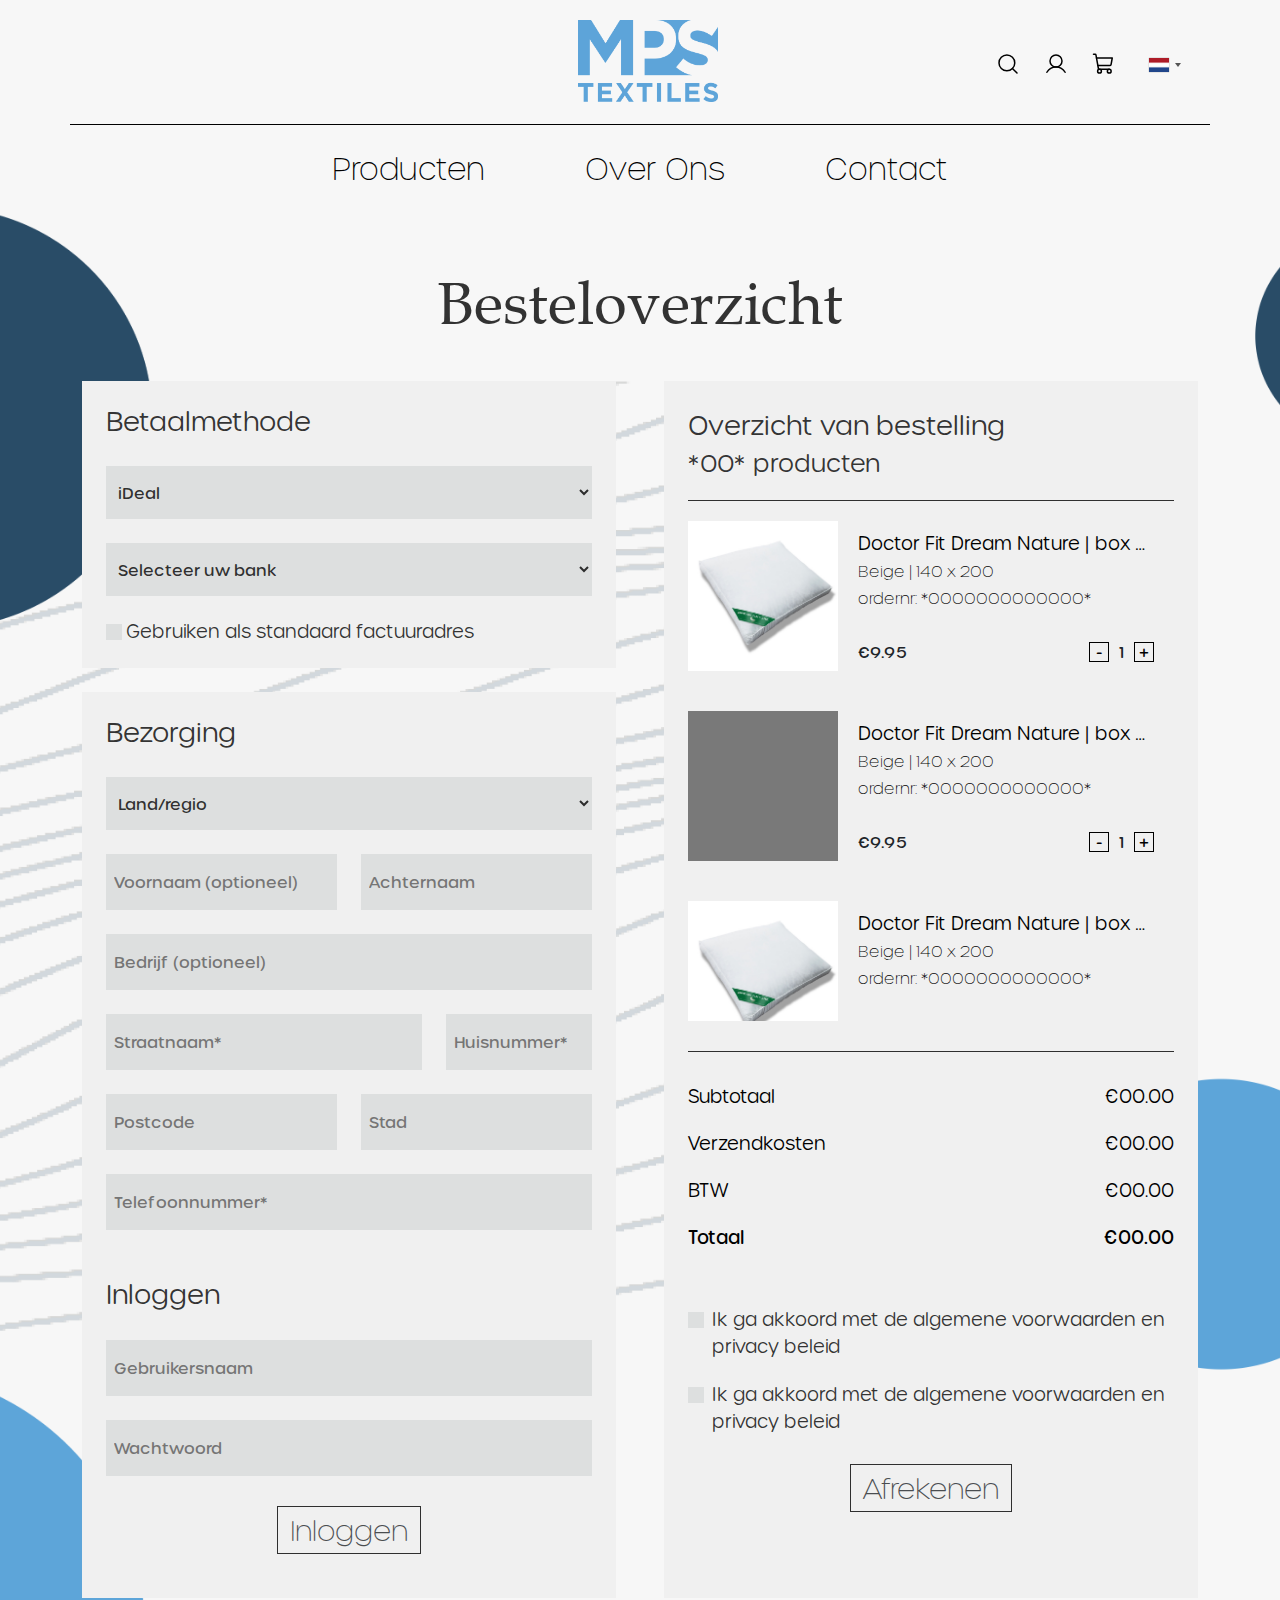
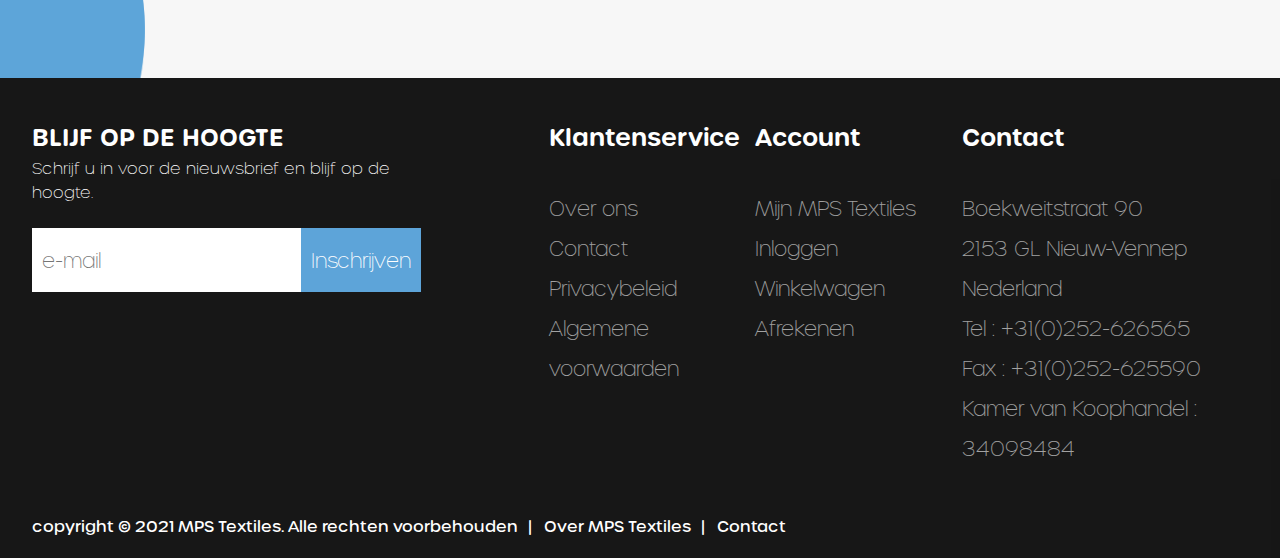
<file: Besteloverzicht.html>
<!DOCTYPE html>
<html lang="en">

<head>
	<meta charset="UTF-8" />
	<meta name="viewport" content="width=device-width, initial-scale=1.0" />
	<title>MPS TEXTiles | Besteloverzicht</title>
	<!-- Favicon -->
	<!-- <link rel="icon" type="image/png" sizes="16x16" href=""> -->
	<link rel="stylesheet" href="assets/css/swiper-bundle.min.css">
	<!-- Bootstrap -->
	<link rel="stylesheet" href="assets/css/bootstrap.min.css" />
	<link rel="stylesheet" href="assets/css/countrySelect.min.css">
	<!-- Main css -->
	<link rel="stylesheet" href="assets/css/main.css" />
	<link rel="stylesheet" href="assets/css/main.css.map" />
</head>

<body style="background-color: #f7f7f7;">
	<!-- header section start  -->
	<header class="header bg-transparent">
		<!-- Top Content -->
		<div class="header-top__content">
			<div class="container">
				<div>
					<!-- brand logo -->
					<a href="index.html" class="logo">
						<img src="assets/images/logo.png" alt="brand-logo" class="img-fluid" />
					</a>
					<!-- Actions  -->
					<div class="header-actions">
						<ul>
							<li>
								<button type="button" data-bs-toggle="modal" data-bs-target="#searchModal">
									<img src="assets/images/icons/magnifying-glass.svg" alt="icon" />
								</button>
							</li>
							<li class="dropdown">
								<button class="dropdown-toggle" type="button" id="userDropOne" data-bs-toggle="dropdown"
									aria-expanded="false">
									<img src="assets/images/icons/user.svg" alt="icon" />
								</button>
								<div class="dropdown-menu" aria-labelledby="userDropOne">
									<ul>
										<li>
											<a href="#"> Drop Item </a>
										</li>
										<li>
											<a href="#"> Drop Item </a>
										</li>
									</ul>
								</div>
							</li>
							<li class="dropdown">
								<button data-bs-toggle="offcanvas" data-bs-target="#cart-right"
									aria-controls="cart-right">
									<img src="assets/images/icons/shopping-cart.svg" alt="icon" />
								</button>
							</li>
							<li>
								<input id="country_selector" type="text" />
							</li>
						</ul>
					</div>
				</div>
			</div>
		</div>
		<!-- bottom content  -->
		<div class="header-bottom__content">
			<div class="container position-relative">
				<ul class="menu">

					<li class="menu-item d-block d-lg-none">
						<!-- megamenu dropdown small screen starts -->
						<a class="nav-item" data-bs-toggle="offcanvas" href="#sideMegamenu" role="button"
							aria-controls="sideMegamenu">
							Producten
						</a>
					</li>
					<!-- megamenu dropdown small screen starts -->

					<li class="menu-item d-none d-lg-block">
						<a id="megaMenuButton" class="nav-item" data-bs-toggle="collapse" href="#megaMenu"
							aria-expanded="false" aria-controls="megaMenu">
							Producten
						</a>
					</li>

					<li class="menu-item">
						<a class="nav-item" href="overones.html">Over Ons</a>
					</li>
					<li class="menu-item">
						<a class="nav-item" href="contact.html">Contact</a>
					</li>
				</ul>

				<!-- megamenu start -->
				<div id="megaMenu" class="accordion-collapse mega-menu-desktop collapse"
					aria-labelledby="megaMenuButton">
					<div class="accordion-body p-4">

						<div class="row">
							<div class="nav flex-column nav-pills col-4 col-xxl-3 px-4 parent-menu" id="v-pills-tab"
								role="tablist" aria-orientation="vertical">

								<button class="nav-link" id="v-pills-Dekbedovertrek-tab" data-bs-toggle="pill"
									data-bs-target="#v-pills-Dekbedovertrek" type="button" role="tab"
									aria-controls="v-pills-Dekbedovertrek" aria-selected="true">Dekbedovertrek
								</button>

								<button class="nav-link" id="v-pills-Dekbed-tab" data-bs-toggle="pill"
									data-bs-target="#v-pills-Dekbed" type="button" role="tab"
									aria-controls="v-pills-Dekbed" aria-selected="true">Dekbed
								</button>

								<button class="nav-link" id="v-pills-Hoeslaken-tab" data-bs-toggle="pill"
									data-bs-target="#v-pills-Hoeslaken" type="button" role="tab"
									aria-controls="v-pills-Hoeslaken" aria-selected="true">Hoeslaken
								</button>

								<button class="nav-link" id="v-pills-Hoofdkussen-tab" data-bs-toggle="pill"
									data-bs-target="#v-pills-Hoofdkussen" type="button" role="tab"
									aria-controls="v-pills-Hoofdkussen" aria-selected="true">Hoofdkussen
								</button>

								<button class="nav-link" id="v-pills-Topper-tab" data-bs-toggle="pill"
									data-bs-target="#v-pills-Topper" type="button" role="tab"
									aria-controls="v-pills-Topper" aria-selected="true">Topper
								</button>

								<button class="nav-link" id="v-pills-Huisvesting-tab" data-bs-toggle="pill"
									data-bs-target="#v-pills-Huisvesting" type="button" role="tab"
									aria-controls="v-pills-Huisvesting" aria-selected="true">Huisvesting
								</button>

								<button class="nav-link" id="v-pills-Bedsprei-tab" data-bs-toggle="pill"
									data-bs-target="#v-pills-Bedsprei" type="button" role="tab"
									aria-controls="v-pills-Bedsprei" aria-selected="true">Bedsprei
								</button>

							</div>

							<div class="tab-content col-8 col-xxl-9" id="v-pills-tabContent">
								<div class="tab-pane fade show" id="v-pills-Dekbedovertrek" role="tabpanel"
									aria-labelledby="v-pills-Dekbedovertrek-tab">
									<div class="row">
										<div class="col-4 ps-5 pe-4 shoort-column">
											<ul>
												<li>
													<h3>Soort</h3>
												</li>
												<li><a href="#">Punt kussen</a></li>
												<li><a href="#">Box kussen</a></li>
												<li><a href="#">Ortho kussen </a></li>
											</ul>
										</div>
										<div class="col-4 ps-5 pe-4 vulling-column">
											<ul>
												<li>
													<h3>Vulling</h3>
												</li>
												<li><a href="#">Synthetisch</a></li>
												<li><a href="#">Kapok</a></li>
												<li><a href="#">Traagschuim</a></li>
												<li><a href="#">Dons</a></li>
												<li><a href="#">Dons veren</a></li>
												<li><a href="#">Veren</a></li>
												<li><a href="#">Schapen wol</a></li>
												<li><a href="#">Latex</a></li>
												<li><a href="#">Latex Ilke</a></li>
											</ul>
										</div>
										<div class="col-4 ps-5 pe-4">
											<ul>
												<li>
													<h3>Merk</h3>
												</li>
												<li><a href="#">Zydante Swiss Tech</a></li>
												<li><a href="#">Dream Fit</a></li>
												<li><a href="#">H2O</a></li>
												<li><a href="#">Cool Sleeper</a></li>
												<li><a href="#">Dr. Fit</a></li>
											</ul>
										</div>
									</div>
								</div>

								<div class="tab-pane fade show" id="v-pills-Dekbed" role="tabpanel"
									aria-labelledby="v-pills-Dekbed-tab">
									<div class="row">
										<div class="col-4 ps-5 pe-4 shoort-column">
											<ul>
												<li>
													<h3>Soort</h3>
												</li>
												<li><a href="#">Punt kussen</a></li>
												<li><a href="#">Box kussen</a></li>
												<li><a href="#">Ortho kussen </a></li>
											</ul>
										</div>
										<div class="col-4 ps-5 pe-4 vulling-column">
											<ul>
												<li>
													<h3>Vulling</h3>
												</li>
												<li><a href="#">Synthetisch</a></li>
												<li><a href="#">Kapok</a></li>
												<li><a href="#">Traagschuim</a></li>
												<li><a href="#">Dons</a></li>
												<li><a href="#">Dons veren</a></li>
												<li><a href="#">Veren</a></li>
												<li><a href="#">Schapen wol</a></li>
												<li><a href="#">Latex</a></li>
												<li><a href="#">Latex Ilke</a></li>
											</ul>
										</div>
										<div class="col-4 ps-5 pe-4">
											<ul>
												<li>
													<h3>Merk</h3>
												</li>
												<li><a href="#">Zydante Swiss Tech</a></li>
												<li><a href="#">Dream Fit</a></li>
												<li><a href="#">H2O</a></li>
												<li><a href="#">Cool Sleeper</a></li>
												<li><a href="#">Dr. Fit</a></li>
											</ul>
										</div>
									</div>
								</div>

								<div class="tab-pane fade show" id="v-pills-Hoeslaken" role="tabpanel"
									aria-labelledby="v-pills-Hoeslaken-tab">
									<div class="row">
										<div class="col-4 ps-5 pe-4 shoort-column">
											<ul>
												<li>
													<h3>Soort</h3>
												</li>
												<li><a href="#">Punt kussen</a></li>
												<li><a href="#">Box kussen</a></li>
												<li><a href="#">Ortho kussen </a></li>
											</ul>
										</div>
										<div class="col-4 ps-5 pe-4 vulling-column">
											<ul>
												<li>
													<h3>Vulling</h3>
												</li>
												<li><a href="#">Synthetisch</a></li>
												<li><a href="#">Kapok</a></li>
												<li><a href="#">Traagschuim</a></li>
												<li><a href="#">Dons</a></li>
												<li><a href="#">Dons veren</a></li>
												<li><a href="#">Veren</a></li>
												<li><a href="#">Schapen wol</a></li>
												<li><a href="#">Latex</a></li>
												<li><a href="#">Latex Ilke</a></li>
											</ul>
										</div>
										<div class="col-4 ps-5 pe-4">
											<ul>
												<li>
													<h3>Merk</h3>
												</li>
												<li><a href="#">Zydante Swiss Tech</a></li>
												<li><a href="#">Dream Fit</a></li>
												<li><a href="#">H2O</a></li>
												<li><a href="#">Cool Sleeper</a></li>
												<li><a href="#">Dr. Fit</a></li>
											</ul>
										</div>
									</div>
								</div>

								<div class="tab-pane fade show active" id="v-pills-Hoofdkussen" role="tabpanel"
									aria-labelledby="v-pills-Hoofdkussen-tab">
									<div class="row">
										<div class="col-4 ps-5 pe-4 shoort-column">
											<ul>
												<li>
													<h3>Soort</h3>
												</li>
												<li><a href="#">Punt kussen</a></li>
												<li><a href="#">Box kussen</a></li>
												<li><a href="#">Ortho kussen </a></li>
											</ul>
										</div>
										<div class="col-4 ps-5 pe-4 vulling-column">
											<ul>
												<li>
													<h3>Vulling</h3>
												</li>
												<li><a href="#">Synthetisch</a></li>
												<li><a href="#">Kapok</a></li>
												<li><a href="#">Traagschuim</a></li>
												<li><a href="#">Dons</a></li>
												<li><a href="#">Dons veren</a></li>
												<li><a href="#">Veren</a></li>
												<li><a href="#">Schapen wol</a></li>
												<li><a href="#">Latex</a></li>
												<li><a href="#">Latex Ilke</a></li>
											</ul>
										</div>
										<div class="col-4 ps-5 pe-4">
											<ul>
												<li>
													<h3>Merk</h3>
												</li>
												<li><a href="#">Zydante Swiss Tech</a></li>
												<li><a href="#">Dream Fit</a></li>
												<li><a href="#">H2O</a></li>
												<li><a href="#">Cool Sleeper</a></li>
												<li><a href="#">Dr. Fit</a></li>
											</ul>
										</div>
									</div>
								</div>

								<div class="tab-pane fade show" id="v-pills-Topper" role="tabpanel"
									aria-labelledby="v-pills-Topper-tab">
									<div class="row">
										<div class="col-4 ps-5 pe-4 shoort-column">
											<ul>
												<li>
													<h3>Soort</h3>
												</li>
												<li><a href="#">Punt kussen</a></li>
												<li><a href="#">Box kussen</a></li>
												<li><a href="#">Ortho kussen </a></li>
											</ul>
										</div>
										<div class="col-4 ps-5 pe-4 vulling-column">
											<ul>
												<li>
													<h3>Vulling</h3>
												</li>
												<li><a href="#">Synthetisch</a></li>
												<li><a href="#">Kapok</a></li>
												<li><a href="#">Traagschuim</a></li>
												<li><a href="#">Dons</a></li>
												<li><a href="#">Dons veren</a></li>
												<li><a href="#">Veren</a></li>
												<li><a href="#">Schapen wol</a></li>
												<li><a href="#">Latex</a></li>
												<li><a href="#">Latex Ilke</a></li>
											</ul>
										</div>
										<div class="col-4 ps-5 pe-4">
											<ul>
												<li>
													<h3>Merk</h3>
												</li>
												<li><a href="#">Zydante Swiss Tech</a></li>
												<li><a href="#">Dream Fit</a></li>
												<li><a href="#">H2O</a></li>
												<li><a href="#">Cool Sleeper</a></li>
												<li><a href="#">Dr. Fit</a></li>
											</ul>
										</div>
									</div>
								</div>

								<div class="tab-pane fade show" id="v-pills-Huisvesting" role="tabpanel"
									aria-labelledby="v-pills-Huisvesting-tab">
									<div class="row">
										<div class="col-4 ps-5 pe-4 shoort-column">
											<ul>
												<li>
													<h3>Soort</h3>
												</li>
												<li><a href="#">Punt kussen</a></li>
												<li><a href="#">Box kussen</a></li>
												<li><a href="#">Ortho kussen </a></li>
											</ul>
										</div>
										<div class="col-4 ps-5 pe-4 vulling-column">
											<ul>
												<li>
													<h3>Vulling</h3>
												</li>
												<li><a href="#">Synthetisch</a></li>
												<li><a href="#">Kapok</a></li>
												<li><a href="#">Traagschuim</a></li>
												<li><a href="#">Dons</a></li>
												<li><a href="#">Dons veren</a></li>
												<li><a href="#">Veren</a></li>
												<li><a href="#">Schapen wol</a></li>
												<li><a href="#">Latex</a></li>
												<li><a href="#">Latex Ilke</a></li>
											</ul>
										</div>
										<div class="col-4 ps-5 pe-4">
											<ul>
												<li>
													<h3>Merk</h3>
												</li>
												<li><a href="#">Zydante Swiss Tech</a></li>
												<li><a href="#">Dream Fit</a></li>
												<li><a href="#">H2O</a></li>
												<li><a href="#">Cool Sleeper</a></li>
												<li><a href="#">Dr. Fit</a></li>
											</ul>
										</div>
									</div>
								</div>

								<div class="tab-pane fade show" id="v-pills-Bedsprei" role="tabpanel"
									aria-labelledby="v-pills-Bedsprei-tab">
									<div class="row">
										<div class="col-4 ps-5 pe-4 shoort-column">
											<ul>
												<li>
													<h3>Soort</h3>
												</li>
												<li><a href="#">Punt kussen</a></li>
												<li><a href="#">Box kussen</a></li>
												<li><a href="#">Ortho kussen </a></li>
											</ul>
										</div>
										<div class="col-4 ps-5 pe-4 vulling-column">
											<ul>
												<li>
													<h3>Vulling</h3>
												</li>
												<li><a href="#">Synthetisch</a></li>
												<li><a href="#">Kapok</a></li>
												<li><a href="#">Traagschuim</a></li>
												<li><a href="#">Dons</a></li>
												<li><a href="#">Dons veren</a></li>
												<li><a href="#">Veren</a></li>
												<li><a href="#">Schapen wol</a></li>
												<li><a href="#">Latex</a></li>
												<li><a href="#">Latex Ilke</a></li>
											</ul>
										</div>
										<div class="col-4 ps-5 pe-4">
											<ul>
												<li>
													<h3>Merk</h3>
												</li>
												<li><a href="#">Zydante Swiss Tech</a></li>
												<li><a href="#">Dream Fit</a></li>
												<li><a href="#">H2O</a></li>
												<li><a href="#">Cool Sleeper</a></li>
												<li><a href="#">Dr. Fit</a></li>
											</ul>
										</div>
									</div>
								</div>

							</div>
						</div>

					</div>
				</div>
				<!-- megamenu big screen ended -->

				<!-- sidenav for small screen starts -->
				<div class="offcanvas offcanvas-start side-menu" tabindex="-1" id="sideMegamenu"
					aria-labelledby="sideMegamenuLabel">
					<div class="offcanvas-header">
						<h5 class="offcanvas-title text-white" id="sideMegamenuLabel">Producten</h5>
						<button type="button" class="btn-close btn-close-custom text-reset" data-bs-dismiss="offcanvas"
							aria-label="Close">X</button>
					</div>
					<div class="offcanvas-body">
						<div class="accordion accordion-flush" id="accordionFlushNav">
							<div class="accordion-item">
								<h2 class="accordion-header" id="flush-headingOne">
									<button class="accordion-button collapsed" type="button" data-bs-toggle="collapse"
										data-bs-target="#flush-collapseOne" aria-expanded="false"
										aria-controls="flush-collapseOne">
										Dekbedovertrek
									</button>
								</h2>
								<div id="flush-collapseOne" class="accordion-collapse collapse"
									aria-labelledby="flush-headingOne" data-bs-parent="#accordionFlushNav">
									<div class="accordion-body">

										<!--Dekbedovertrek sub Accordion start-->
										<div class="accordion accordion-flush" id="Dekbedovertrek-sub-accordion">
											<div class="accordion-item">
												<h2 class="accordion-header" id="Dekbedovertrek-sub-flush-headingOne">
													<button class="accordion-button sub-title collapsed" type="button"
														data-bs-toggle="collapse"
														data-bs-target="#Dekbedovertrek-soort-flush-collapseOne"
														aria-expanded="false"
														aria-controls="Dekbedovertrek-soort-flush-collapseOne">
														Soort
													</button>
												</h2>
												<div id="Dekbedovertrek-soort-flush-collapseOne"
													class="accordion-collapse collapse"
													aria-labelledby="Dekbedovertrek-sub-flush-headingOne"
													data-bs-parent="#Dekbedovertrek-sub-accordion">
													<ul>
														<li><a href="#">Punt kussen</a></li>
														<li><a href="#">Box kussen</a></li>
														<li><a href="#">Ortho kussen </a></li>
													</ul>
												</div>
											</div>
											<div class="accordion-item">
												<h2 class="accordion-header" id="Dekbedovertrek-sub-flush-headingTwo">
													<button class="accordion-button sub-title collapsed" type="button"
														data-bs-toggle="collapse"
														data-bs-target="#Dekbedovertrek-vulling-flush-collapseTwo"
														aria-expanded="false"
														aria-controls="Dekbedovertrek-vulling-flush-collapseTwo">
														Vulling
													</button>
												</h2>
												<div id="Dekbedovertrek-vulling-flush-collapseTwo"
													class="accordion-collapse collapse"
													aria-labelledby="Dekbedovertrek-sub-flush-headingTwo"
													data-bs-parent="#Dekbedovertrek-sub-accordion">
													<ul>
														<li><a href="#">Synthetisch</a></li>
														<li><a href="#">Kapok</a></li>
														<li><a href="#">Traagschuim</a></li>
														<li><a href="#">Dons</a></li>
														<li><a href="#">Dons veren</a></li>
														<li><a href="#">Veren</a></li>
														<li><a href="#">Schapen wol</a></li>
														<li><a href="#">Latex</a></li>
														<li><a href="#">Latex Ilke</a></li>
													</ul>
												</div>
											</div>
											<div class="accordion-item">
												<h2 class="accordion-header" id="Dekbedovertrek-sub-flush-headingThree">
													<button class="accordion-button sub-title collapsed" type="button"
														data-bs-toggle="collapse"
														data-bs-target="#Dekbedovertrek-merk-flush-collapseThree"
														aria-expanded="false"
														aria-controls="Dekbedovertrek-merk-flush-collapseThree">
														Merk
													</button>
												</h2>
												<div id="Dekbedovertrek-merk-flush-collapseThree"
													class="accordion-collapse collapse"
													aria-labelledby="Dekbedovertrek-sub-flush-headingThree"
													data-bs-parent="#Dekbedovertrek-sub-accordion">
													<ul>
														<li><a href="#">Zydante Swiss Tech</a></li>
														<li><a href="#">Dream Fit</a></li>
														<li><a href="#">H2O</a></li>
														<li><a href="#">Cool Sleeper</a></li>
														<li><a href="#">Dr. Fit</a></li>
													</ul>
												</div>
											</div>
										</div>
										<!--Dekbedovertrek sub Accordion end-->

									</div>
								</div>
							</div>
							<div class="accordion-item">
								<h2 class="accordion-header" id="flush-headingTwo">
									<button class="accordion-button collapsed" type="button" data-bs-toggle="collapse"
										data-bs-target="#flush-collapseTwo" aria-expanded="false"
										aria-controls="flush-collapseTwo">
										Dekbed
									</button>
								</h2>
								<div id="flush-collapseTwo" class="accordion-collapse collapse"
									aria-labelledby="flush-headingTwo" data-bs-parent="#accordionFlushNav">
									<div class="accordion-body">

										<!--Dekbed sub Accordion start-->
										<div class="accordion accordion-flush" id="Dekbed-sub-accordion">
											<div class="accordion-item">
												<h2 class="accordion-header" id="Dekbed-sub-flush-headingOne">
													<button class="accordion-button sub-title collapsed" type="button"
														data-bs-toggle="collapse"
														data-bs-target="#Dekbed-soort-flush-collapseOne"
														aria-expanded="false"
														aria-controls="Dekbed-soort-flush-collapseOne">
														Soort
													</button>
												</h2>
												<div id="Dekbed-soort-flush-collapseOne"
													class="accordion-collapse collapse"
													aria-labelledby="Dekbed-sub-flush-headingOne"
													data-bs-parent="#Dekbed-sub-accordion">
													<ul>
														<li><a href="#">Punt kussen</a></li>
														<li><a href="#">Box kussen</a></li>
														<li><a href="#">Ortho kussen </a></li>
													</ul>
												</div>
											</div>
											<div class="accordion-item">
												<h2 class="accordion-header" id="Dekbed-sub-flush-headingTwo">
													<button class="accordion-button sub-title collapsed" type="button"
														data-bs-toggle="collapse"
														data-bs-target="#Dekbed-vulling-flush-collapseTwo"
														aria-expanded="false"
														aria-controls="Dekbed-vulling-flush-collapseTwo">
														Vulling
													</button>
												</h2>
												<div id="Dekbed-vulling-flush-collapseTwo"
													class="accordion-collapse collapse"
													aria-labelledby="Dekbed-sub-flush-headingTwo"
													data-bs-parent="#Dekbed-sub-accordion">
													<ul>
														<li><a href="#">Synthetisch</a></li>
														<li><a href="#">Kapok</a></li>
														<li><a href="#">Traagschuim</a></li>
														<li><a href="#">Dons</a></li>
														<li><a href="#">Dons veren</a></li>
														<li><a href="#">Veren</a></li>
														<li><a href="#">Schapen wol</a></li>
														<li><a href="#">Latex</a></li>
														<li><a href="#">Latex Ilke</a></li>
													</ul>
												</div>
											</div>
											<div class="accordion-item">
												<h2 class="accordion-header" id="Dekbed-sub-flush-headingThree">
													<button class="accordion-button sub-title collapsed" type="button"
														data-bs-toggle="collapse"
														data-bs-target="#Dekbed-merk-flush-collapseThree"
														aria-expanded="false"
														aria-controls="Dekbed-merk-flush-collapseThree">
														Merk
													</button>
												</h2>
												<div id="Dekbed-merk-flush-collapseThree"
													class="accordion-collapse collapse"
													aria-labelledby="Dekbed-sub-flush-headingThree"
													data-bs-parent="#Dekbed-sub-accordion">
													<ul>
														<li><a href="#">Zydante Swiss Tech</a></li>
														<li><a href="#">Dream Fit</a></li>
														<li><a href="#">H2O</a></li>
														<li><a href="#">Cool Sleeper</a></li>
														<li><a href="#">Dr. Fit</a></li>
													</ul>
												</div>
											</div>
										</div>
										<!--Dekbed sub Accordion end-->

									</div>
								</div>
							</div>
							<div class="accordion-item">
								<h2 class="accordion-header" id="flush-headingThree">
									<button class="accordion-button collapsed" type="button" data-bs-toggle="collapse"
										data-bs-target="#flush-collapseThree" aria-expanded="false"
										aria-controls="flush-collapseThree">
										Hoeslaken
									</button>
								</h2>
								<div id="flush-collapseThree" class="accordion-collapse collapse"
									aria-labelledby="flush-headingThree" data-bs-parent="#accordionFlushNav">
									<div class="accordion-body">
										<!--Hoeslaken sub Accordion start-->
										<div class="accordion accordion-flush" id="Hoeslaken-sub-accordion">
											<div class="accordion-item">
												<h2 class="accordion-header" id="Hoeslaken-sub-flush-headingOne">
													<button class="accordion-button sub-title collapsed" type="button"
														data-bs-toggle="collapse"
														data-bs-target="#Hoeslaken-soort-flush-collapseOne"
														aria-expanded="false"
														aria-controls="Hoeslaken-soort-flush-collapseOne">
														Soort
													</button>
												</h2>
												<div id="Hoeslaken-soort-flush-collapseOne"
													class="accordion-collapse collapse"
													aria-labelledby="Hoeslaken-sub-flush-headingOne"
													data-bs-parent="#Hoeslaken-sub-accordion">
													<ul>
														<li><a href="#">Punt kussen</a></li>
														<li><a href="#">Box kussen</a></li>
														<li><a href="#">Ortho kussen </a></li>
													</ul>
												</div>
											</div>
											<div class="accordion-item">
												<h2 class="accordion-header" id="Hoeslaken-sub-flush-headingTwo">
													<button class="accordion-button sub-title collapsed" type="button"
														data-bs-toggle="collapse"
														data-bs-target="#Hoeslaken-vulling-flush-collapseTwo"
														aria-expanded="false"
														aria-controls="Hoeslaken-vulling-flush-collapseTwo">
														Vulling
													</button>
												</h2>
												<div id="Hoeslaken-vulling-flush-collapseTwo"
													class="accordion-collapse collapse"
													aria-labelledby="Hoeslaken-sub-flush-headingTwo"
													data-bs-parent="#Hoeslaken-sub-accordion">
													<ul>
														<li><a href="#">Synthetisch</a></li>
														<li><a href="#">Kapok</a></li>
														<li><a href="#">Traagschuim</a></li>
														<li><a href="#">Dons</a></li>
														<li><a href="#">Dons veren</a></li>
														<li><a href="#">Veren</a></li>
														<li><a href="#">Schapen wol</a></li>
														<li><a href="#">Latex</a></li>
														<li><a href="#">Latex Ilke</a></li>
													</ul>
												</div>
											</div>
											<div class="accordion-item">
												<h2 class="accordion-header" id="Hoeslaken-sub-flush-headingThree">
													<button class="accordion-button sub-title collapsed" type="button"
														data-bs-toggle="collapse"
														data-bs-target="#Hoeslaken-merk-flush-collapseThree"
														aria-expanded="false"
														aria-controls="Hoeslaken-merk-flush-collapseThree">
														Merk
													</button>
												</h2>
												<div id="Hoeslaken-merk-flush-collapseThree"
													class="accordion-collapse collapse"
													aria-labelledby="Hoeslaken-sub-flush-headingThree"
													data-bs-parent="#Hoeslaken-sub-accordion">
													<ul>
														<li><a href="#">Zydante Swiss Tech</a></li>
														<li><a href="#">Dream Fit</a></li>
														<li><a href="#">H2O</a></li>
														<li><a href="#">Cool Sleeper</a></li>
														<li><a href="#">Dr. Fit</a></li>
													</ul>
												</div>
											</div>
										</div>
										<!--Hoeslaken sub Accordion end-->
									</div>
								</div>
							</div>
							<div class="accordion-item">
								<h2 class="accordion-header" id="flush-headingFour">
									<button class="accordion-button collapsed" type="button" data-bs-toggle="collapse"
										data-bs-target="#flush-collapseFour" aria-expanded="false"
										aria-controls="flush-collapseThree">
										Hoofdkussen
									</button>
								</h2>
								<div id="flush-collapseFour" class="accordion-collapse collapse"
									aria-labelledby="flush-headingFour" data-bs-parent="#accordionFlushNav">
									<div class="accordion-body">
										<!--Hoofdkussen sub Accordion start-->
										<div class="accordion accordion-flush" id="Hoofdkussen-sub-accordion">
											<div class="accordion-item">
												<h2 class="accordion-header" id="Hoofdkussen-sub-flush-headingOne">
													<button class="accordion-button sub-title collapsed" type="button"
														data-bs-toggle="collapse"
														data-bs-target="#Hoofdkussen-soort-flush-collapseOne"
														aria-expanded="false"
														aria-controls="Hoofdkussen-soort-flush-collapseOne">
														Soort
													</button>
												</h2>
												<div id="Hoofdkussen-soort-flush-collapseOne"
													class="accordion-collapse collapse"
													aria-labelledby="Hoofdkussen-sub-flush-headingOne"
													data-bs-parent="#Hoofdkussen-sub-accordion">
													<ul>
														<li><a href="#">Punt kussen</a></li>
														<li><a href="#">Box kussen</a></li>
														<li><a href="#">Ortho kussen </a></li>
													</ul>
												</div>
											</div>
											<div class="accordion-item">
												<h2 class="accordion-header" id="Hoofdkussen-sub-flush-headingTwo">
													<button class="accordion-button sub-title collapsed" type="button"
														data-bs-toggle="collapse"
														data-bs-target="#Hoofdkussen-vulling-flush-collapseTwo"
														aria-expanded="false"
														aria-controls="Hoofdkussen-vulling-flush-collapseTwo">
														Vulling
													</button>
												</h2>
												<div id="Hoofdkussen-vulling-flush-collapseTwo"
													class="accordion-collapse collapse"
													aria-labelledby="Hoofdkussen-sub-flush-headingTwo"
													data-bs-parent="#Hoofdkussen-sub-accordion">
													<ul>
														<li><a href="#">Synthetisch</a></li>
														<li><a href="#">Kapok</a></li>
														<li><a href="#">Traagschuim</a></li>
														<li><a href="#">Dons</a></li>
														<li><a href="#">Dons veren</a></li>
														<li><a href="#">Veren</a></li>
														<li><a href="#">Schapen wol</a></li>
														<li><a href="#">Latex</a></li>
														<li><a href="#">Latex Ilke</a></li>
													</ul>
												</div>
											</div>
											<div class="accordion-item">
												<h2 class="accordion-header" id="Hoofdkussen-sub-flush-headingThree">
													<button class="accordion-button sub-title collapsed" type="button"
														data-bs-toggle="collapse"
														data-bs-target="#Hoofdkussen-merk-flush-collapseThree"
														aria-expanded="false"
														aria-controls="Hoofdkussen-merk-flush-collapseThree">
														Merk
													</button>
												</h2>
												<div id="Hoofdkussen-merk-flush-collapseThree"
													class="accordion-collapse collapse"
													aria-labelledby="Hoofdkussen-sub-flush-headingThree"
													data-bs-parent="#Hoofdkussen-sub-accordion">
													<ul>
														<li><a href="#">Zydante Swiss Tech</a></li>
														<li><a href="#">Dream Fit</a></li>
														<li><a href="#">H2O</a></li>
														<li><a href="#">Cool Sleeper</a></li>
														<li><a href="#">Dr. Fit</a></li>
													</ul>
												</div>
											</div>
										</div>
										<!--Hoofdkussen sub Accordion end-->
									</div>
								</div>
							</div>
							<div class="accordion-item">
								<h2 class="accordion-header" id="flush-headingFive">
									<button class="accordion-button collapsed" type="button" data-bs-toggle="collapse"
										data-bs-target="#flush-collapseFive" aria-expanded="false"
										aria-controls="flush-collapseThree">
										Topper
									</button>
								</h2>
								<div id="flush-collapseFive" class="accordion-collapse collapse"
									aria-labelledby="flush-headingFive" data-bs-parent="#accordionFlushNav">
									<div class="accordion-body">
										<!--Topper sub Accordion start-->
										<div class="accordion accordion-flush" id="Topper-sub-accordion">
											<div class="accordion-item">
												<h2 class="accordion-header" id="Topper-sub-flush-headingOne">
													<button class="accordion-button sub-title collapsed" type="button"
														data-bs-toggle="collapse"
														data-bs-target="#Topper-soort-flush-collapseOne"
														aria-expanded="false"
														aria-controls="Topper-soort-flush-collapseOne">
														Soort
													</button>
												</h2>
												<div id="Topper-soort-flush-collapseOne"
													class="accordion-collapse collapse"
													aria-labelledby="Topper-sub-flush-headingOne"
													data-bs-parent="#Topper-sub-accordion">
													<ul>
														<li><a href="#">Punt kussen</a></li>
														<li><a href="#">Box kussen</a></li>
														<li><a href="#">Ortho kussen </a></li>
													</ul>
												</div>
											</div>
											<div class="accordion-item">
												<h2 class="accordion-header" id="Topper-sub-flush-headingTwo">
													<button class="accordion-button sub-title collapsed" type="button"
														data-bs-toggle="collapse"
														data-bs-target="#Topper-vulling-flush-collapseTwo"
														aria-expanded="false"
														aria-controls="Topper-vulling-flush-collapseTwo">
														Vulling
													</button>
												</h2>
												<div id="Topper-vulling-flush-collapseTwo"
													class="accordion-collapse collapse"
													aria-labelledby="Topper-sub-flush-headingTwo"
													data-bs-parent="#Topper-sub-accordion">
													<ul>
														<li><a href="#">Synthetisch</a></li>
														<li><a href="#">Kapok</a></li>
														<li><a href="#">Traagschuim</a></li>
														<li><a href="#">Dons</a></li>
														<li><a href="#">Dons veren</a></li>
														<li><a href="#">Veren</a></li>
														<li><a href="#">Schapen wol</a></li>
														<li><a href="#">Latex</a></li>
														<li><a href="#">Latex Ilke</a></li>
													</ul>
												</div>
											</div>
											<div class="accordion-item">
												<h2 class="accordion-header" id="Topper-sub-flush-headingThree">
													<button class="accordion-button sub-title collapsed" type="button"
														data-bs-toggle="collapse"
														data-bs-target="#Topper-merk-flush-collapseThree"
														aria-expanded="false"
														aria-controls="Topper-merk-flush-collapseThree">
														Merk
													</button>
												</h2>
												<div id="Topper-merk-flush-collapseThree"
													class="accordion-collapse collapse"
													aria-labelledby="Topper-sub-flush-headingThree"
													data-bs-parent="#Topper-sub-accordion">
													<ul>
														<li><a href="#">Zydante Swiss Tech</a></li>
														<li><a href="#">Dream Fit</a></li>
														<li><a href="#">H2O</a></li>
														<li><a href="#">Cool Sleeper</a></li>
														<li><a href="#">Dr. Fit</a></li>
													</ul>
												</div>
											</div>
										</div>
										<!--Topper sub Accordion end-->
									</div>
								</div>
							</div>
							<div class="accordion-item">
								<h2 class="accordion-header" id="flush-headingSix">
									<button class="accordion-button collapsed" type="button" data-bs-toggle="collapse"
										data-bs-target="#flush-collapseSix" aria-expanded="false"
										aria-controls="flush-collapseThree">
										Huisvesting
									</button>
								</h2>
								<div id="flush-collapseSix" class="accordion-collapse collapse"
									aria-labelledby="flush-headingSix" data-bs-parent="#accordionFlushNav">
									<div class="accordion-body">
										<!--Huisvesting sub Accordion start-->
										<div class="accordion accordion-flush" id="Huisvesting-sub-accordion">
											<div class="accordion-item">
												<h2 class="accordion-header" id="Huisvesting-sub-flush-headingOne">
													<button class="accordion-button sub-title collapsed" type="button"
														data-bs-toggle="collapse"
														data-bs-target="#Huisvesting-soort-flush-collapseOne"
														aria-expanded="false"
														aria-controls="Huisvesting-soort-flush-collapseOne">
														Soort
													</button>
												</h2>
												<div id="Huisvesting-soort-flush-collapseOne"
													class="accordion-collapse collapse"
													aria-labelledby="Huisvesting-sub-flush-headingOne"
													data-bs-parent="#Huisvesting-sub-accordion">
													<ul>
														<li><a href="#">Punt kussen</a></li>
														<li><a href="#">Box kussen</a></li>
														<li><a href="#">Ortho kussen </a></li>
													</ul>
												</div>
											</div>
											<div class="accordion-item">
												<h2 class="accordion-header" id="Huisvesting-sub-flush-headingTwo">
													<button class="accordion-button sub-title collapsed" type="button"
														data-bs-toggle="collapse"
														data-bs-target="#Huisvesting-vulling-flush-collapseTwo"
														aria-expanded="false"
														aria-controls="Huisvesting-vulling-flush-collapseTwo">
														Vulling
													</button>
												</h2>
												<div id="Huisvesting-vulling-flush-collapseTwo"
													class="accordion-collapse collapse"
													aria-labelledby="Huisvesting-sub-flush-headingTwo"
													data-bs-parent="#Huisvesting-sub-accordion">
													<ul>
														<li><a href="#">Synthetisch</a></li>
														<li><a href="#">Kapok</a></li>
														<li><a href="#">Traagschuim</a></li>
														<li><a href="#">Dons</a></li>
														<li><a href="#">Dons veren</a></li>
														<li><a href="#">Veren</a></li>
														<li><a href="#">Schapen wol</a></li>
														<li><a href="#">Latex</a></li>
														<li><a href="#">Latex Ilke</a></li>
													</ul>
												</div>
											</div>
											<div class="accordion-item">
												<h2 class="accordion-header" id="Huisvesting-sub-flush-headingThree">
													<button class="accordion-button sub-title collapsed" type="button"
														data-bs-toggle="collapse"
														data-bs-target="#Huisvesting-merk-flush-collapseThree"
														aria-expanded="false"
														aria-controls="Huisvesting-merk-flush-collapseThree">
														Merk
													</button>
												</h2>
												<div id="Huisvesting-merk-flush-collapseThree"
													class="accordion-collapse collapse"
													aria-labelledby="Huisvesting-sub-flush-headingThree"
													data-bs-parent="#Huisvesting-sub-accordion">
													<ul>
														<li><a href="#">Zydante Swiss Tech</a></li>
														<li><a href="#">Dream Fit</a></li>
														<li><a href="#">H2O</a></li>
														<li><a href="#">Cool Sleeper</a></li>
														<li><a href="#">Dr. Fit</a></li>
													</ul>
												</div>
											</div>
										</div>
										<!--Huisvesting sub Accordion end-->
									</div>
								</div>
							</div>
							<div class="accordion-item">
								<h2 class="accordion-header" id="flush-headingSeven">
									<button class="accordion-button collapsed" type="button" data-bs-toggle="collapse"
										data-bs-target="#flush-collapseSeven" aria-expanded="false"
										aria-controls="flush-collapseThree">
										Bedsprei
									</button>
								</h2>
								<div id="flush-collapseSeven" class="accordion-collapse collapse"
									aria-labelledby="flush-headingSeven" data-bs-parent="#accordionFlushNav">
									<div class="accordion-body">
										<!--Bedsprei sub Accordion start-->
										<div class="accordion accordion-flush" id="Bedsprei-sub-accordion">
											<div class="accordion-item">
												<h2 class="accordion-header" id="Bedsprei-sub-flush-headingOne">
													<button class="accordion-button sub-title collapsed" type="button"
														data-bs-toggle="collapse"
														data-bs-target="#Bedsprei-soort-flush-collapseOne"
														aria-expanded="false"
														aria-controls="Bedsprei-soort-flush-collapseOne">
														Soort
													</button>
												</h2>
												<div id="Bedsprei-soort-flush-collapseOne"
													class="accordion-collapse collapse"
													aria-labelledby="Bedsprei-sub-flush-headingOne"
													data-bs-parent="#Bedsprei-sub-accordion">
													<ul>
														<li><a href="#">Punt kussen</a></li>
														<li><a href="#">Box kussen</a></li>
														<li><a href="#">Ortho kussen </a></li>
													</ul>
												</div>
											</div>
											<div class="accordion-item">
												<h2 class="accordion-header" id="Bedsprei-sub-flush-headingTwo">
													<button class="accordion-button sub-title collapsed" type="button"
														data-bs-toggle="collapse"
														data-bs-target="#Bedsprei-vulling-flush-collapseTwo"
														aria-expanded="false"
														aria-controls="Bedsprei-vulling-flush-collapseTwo">
														Vulling
													</button>
												</h2>
												<div id="Bedsprei-vulling-flush-collapseTwo"
													class="accordion-collapse collapse"
													aria-labelledby="Bedsprei-sub-flush-headingTwo"
													data-bs-parent="#Bedsprei-sub-accordion">
													<ul>
														<li><a href="#">Synthetisch</a></li>
														<li><a href="#">Kapok</a></li>
														<li><a href="#">Traagschuim</a></li>
														<li><a href="#">Dons</a></li>
														<li><a href="#">Dons veren</a></li>
														<li><a href="#">Veren</a></li>
														<li><a href="#">Schapen wol</a></li>
														<li><a href="#">Latex</a></li>
														<li><a href="#">Latex Ilke</a></li>
													</ul>
												</div>
											</div>
											<div class="accordion-item">
												<h2 class="accordion-header" id="Bedsprei-sub-flush-headingThree">
													<button class="accordion-button sub-title collapsed" type="button"
														data-bs-toggle="collapse"
														data-bs-target="#Bedsprei-merk-flush-collapseThree"
														aria-expanded="false"
														aria-controls="Bedsprei-merk-flush-collapseThree">
														Merk
													</button>
												</h2>
												<div id="Bedsprei-merk-flush-collapseThree"
													class="accordion-collapse collapse"
													aria-labelledby="Bedsprei-sub-flush-headingThree"
													data-bs-parent="#Bedsprei-sub-accordion">
													<ul>
														<li><a href="#">Zydante Swiss Tech</a></li>
														<li><a href="#">Dream Fit</a></li>
														<li><a href="#">H2O</a></li>
														<li><a href="#">Cool Sleeper</a></li>
														<li><a href="#">Dr. Fit</a></li>
													</ul>
												</div>
											</div>
										</div>
										<!--Bedsprei sub Accordion end-->
									</div>
								</div>
							</div>
						</div>
					</div>
				</div>
				<!-- megamenu end -->
			</div>
		</div>
	</header>
	<!-- header section end  -->

	<!-- cart section start -->
	<div class="offcanvas offcanvas-end" tabindex="-1" id="cart-right" aria-labelledby="cart-rightLabel">
		<div class="offcanvas-header">
			<button class="d-flex align-items-center" type="button" data-bs-dismiss="offcanvas" aria-label="Close"><img
					src="assets/images/icons/arrow-left.png" alt="" class="pe-2"> Verder winkelen</button>
		</div>
		<div class="offcanvas-body ps-sm-4 position-relative">
			<ul class="product-cart">
				<li class="cart-item d-flex align-items-center">
					<div class="product-img">
						<a href="#"><img src="assets/images/cart/image-1.jpg" alt="product-img" class="img-fluid"></a>
					</div>
					<div class="product-text">
						<a href="#" class="product-description">Doctor Fit Dream Nature | box pillow</a>
						<div class="d-flex justify-content-between">
							<p class="product-price">€9.95</p>
							<div class="d-flex align-items-center product-quantity-box">
								<button>-</button>
								<span class="product-quantity">1</span>
								<button>+</button>
							</div>
						</div>
					</div>
				</li>
				<li class="cart-item d-flex align-items-center">
					<div class="product-img">
						<a href="#"><img src="assets/images/cart/image-2.png" alt="product-img" class="img-fluid"></a>
					</div>
					<div class="product-text">
						<a href="#" class="product-description">*merk/collectie* | *Type/ kleur*</a>
						<div class="d-flex justify-content-between">
							<p class="product-price">€00.00</p>
							<div class="d-flex align-items-center product-quantity-box">
								<button>-</button>
								<span class="product-quantity">1</span>
								<button>+</button>
							</div>
						</div>
					</div>
				</li>
				<li class="cart-item d-flex align-items-center">
					<div class="product-img">
						<a href="#"><img src="assets/images/cart/image-2.png" alt="product-img" class="img-fluid"></a>
					</div>
					<div class="product-text">
						<a href="#" class="product-description">*merk/collectie* | *Type/kleur*</a>
						<div class="d-flex justify-content-between">
							<p class="product-price">€9.95</p>
							<div class="d-flex align-items-center product-quantity-box">
								<button>-</button>
								<span class="product-quantity">1</span>
								<button>+</button>
							</div>
						</div>
					</div>
				</li>
				<li class="cart-item d-flex align-items-center">
					<div class="product-img">
						<a href="#"><img src="assets/images/cart/image-1.jpg" alt="product-img" class="img-fluid"></a>
					</div>
					<div class="product-text">
						<a href="#" class="product-description">Doctor Fit Dream Nature | box pillow</a>
						<div class="d-flex justify-content-between">
							<p class="product-price">€9.95</p>
							<div class="d-flex align-items-center product-quantity-box">
								<button>-</button>
								<span class="product-quantity">1</span>
								<button>+</button>
							</div>
						</div>
					</div>
				</li>
				<li class="cart-item d-flex align-items-center">
					<div class="product-img">
						<a href="#"><img src="assets/images/cart/image-2.png" alt="product-img" class="img-fluid"></a>
					</div>
					<div class="product-text">
						<a href="#" class="product-description">*merk/collectie* | *Type/ kleur*</a>
						<div class="d-flex justify-content-between">
							<p class="product-price">€00.00</p>
							<div class="d-flex align-items-center product-quantity-box">
								<button>-</button>
								<span class="product-quantity">1</span>
								<button>+</button>
							</div>
						</div>
					</div>
				</li>
				<li class="cart-item d-flex align-items-center">
					<div class="product-img">
						<a href="#"><img src="assets/images/cart/image-2.png" alt="product-img" class="img-fluid"></a>
					</div>
					<div class="product-text">
						<a href="#" class="product-description">*merk/collectie* | *Type/kleur*</a>
						<div class="d-flex justify-content-between">
							<p class="product-price">€9.95</p>
							<div class="d-flex align-items-center product-quantity-box">
								<button>-</button>
								<span class="product-quantity">1</span>
								<button>+</button>
							</div>
						</div>
					</div>
				</li>
				<li class="cart-item d-flex align-items-center">
					<div class="product-img">
						<a href="#"><img src="assets/images/cart/image-1.jpg" alt="product-img" class="img-fluid"></a>
					</div>
					<div class="product-text">
						<a href="#" class="product-description">Doctor Fit Dream Nature | box pillow</a>
						<div class="d-flex justify-content-between">
							<p class="product-price">€9.95</p>
							<div class="d-flex align-items-center product-quantity-box">
								<button>-</button>
								<span class="product-quantity">1</span>
								<button>+</button>
							</div>
						</div>
					</div>
				</li>
				<li class="cart-item d-flex align-items-center">
					<div class="product-img">
						<a href="#"><img src="assets/images/cart/image-2.png" alt="product-img" class="img-fluid"></a>
					</div>
					<div class="product-text">
						<a href="#" class="product-description">*merk/collectie* | *Type/ kleur*</a>
						<div class="d-flex justify-content-between">
							<p class="product-price">€00.00</p>
							<div class="d-flex align-items-center product-quantity-box">
								<button>-</button>
								<span class="product-quantity">1</span>
								<button>+</button>
							</div>
						</div>
					</div>
				</li>
				<li class="cart-item d-flex align-items-center">
					<div class="product-img">
						<a href="#"><img src="assets/images/cart/image-2.png" alt="product-img" class="img-fluid"></a>
					</div>
					<div class="product-text">
						<a href="#" class="product-description">*merk/collectie* | *Type/kleur*</a>
						<div class="d-flex justify-content-between">
							<p class="product-price">€9.95</p>
							<div class="d-flex align-items-center product-quantity-box">
								<button>-</button>
								<span class="product-quantity">1</span>
								<button>+</button>
							</div>
						</div>
					</div>
				</li>
			</ul>
			<div class="cart-footer">
				<p class="separator"> Verzendkosten worden tijdens het afrekenen berekend</p>
				<div class="d-flex justify-content-between pt-3 pb-4 fs-5">
					<p>Subtotaal</p>
					<p>€ 00.00</p>
				</div>
				<div class="text-center">
					<a href="#" class="btn-border">Afrekenen</a>
				</div>
			</div>
		</div>
	</div>
	<!-- cart section end -->

	<!-- besteloverzicht Section Start  -->
	<section class="besteloverzicht">
		<div class="container">
			<h2 class="besteloverzicht-heading">Besteloverzicht</h2>
			<div class="besteloverzicht-content">
				<div class="row gx-5">
					<div class="col-lg-6">
						<form class="left-form">
							<div class="betaalmethode p-3 p-md-4" style="background-color: #f0f0f0;">
								<h3 class="heading">Betaalmethode</h3>
								<div class="row g-4">
									<div class="col-12">
										<select class="w-100">
											<option>iDeal</option>
											<option>iDeal2</option>
											<option>iDeal3</option>
										</select>
									</div>
									<div class="col-12">
										<select class="w-100">
											<option>Selecteer uw bank</option>
											<option>Selecteer uw bank 2</option>
											<option>Selecteer uw bank 3</option>
										</select>
									</div>
									<div class="col-12">
										<input type="checkbox" class="form-check-input">
										<label class="check-label">Gebruiken als standaard
											factuuradres</label>
									</div>
								</div>
							</div>
							<div class="p-3 p-md-4 mt-4" style="background-color: #f0f0f0;">
								<h3 class="heading">Bezorging</h3>
								<div class="row g-4">
									<div class="col-12">
										<select class="w-100">
											<option>Land/regio</option>
											<option>Land/regio 2</option>
											<option>Land/regio 3</option>
										</select>
									</div>
									<div class="col-md-6">
										<input type="text" class="w-100" placeholder="Voornaam (optioneel)">
									</div>
									<div class="col-md-6">
										<input type="text" class="w-100" placeholder="Achternaam">
									</div>
									<div class="col-12">
										<input type="text" class="w-100" placeholder="Bedrijf (optioneel)">
									</div>
									<div class="col-md-8">
										<input type="text" class="w-100" placeholder="Straatnaam*">
									</div>
									<div class="col-md-4">
										<input type="text" class="w-100" placeholder="Huisnummer*">
									</div>
									<div class="col-md-6">
										<input type="text" class="w-100" placeholder="Postcode">
									</div>
									<div class="col-md-6">
										<input type="text" class="w-100" placeholder="Stad">
									</div>
									<div class="col-12">
										<input type="text" class="w-100" placeholder="Telefoonnummer*">
									</div>
								</div>

								<h3 class="heading mt-5">Inloggen</h3>
								<div class="row g-4">
									<div class="col-12">
										<input type="text" class="w-100" placeholder="Gebruikersnaam">
									</div>
									<div class="col-12">
										<input type="text" class="w-100" placeholder="Wachtwoord">
									</div>
								</div>
								<div class="text-center">
									<button class="btn submit-btn">Inloggen</button>
								</div>
							</div>
						</form>
					</div>
					<div class="col-lg-6">
						<div class="order-overview p-3 p-md-4 h-100" style="background-color: #f0f0f0;">
							<form>
								<div class="top-heading">
									<p>Overzicht van bestelling</p>
									<span>*00* producten</span>
								</div>
								<ul class="product-cart">
									<li class="cart-item d-flex align-items-center">
										<div class="product-img">
											<a href="#"><img src="assets/images/cart/image-1.jpg" alt="product-img" class="img-fluid"></a>
										</div>
										<div class="product-text">
											<a href="#" class="product-description">
												<p class="text-truncate">Doctor Fit Dream Nature | box pillow</p>
												<p><small>Beige | 140 x 200</small></p>
												<p><small>ordernr: *0000000000000*</small></p>
											</a>
											<div class="d-flex justify-content-between">
												<p class="product-price">€9.95</p>
												<div class="d-flex align-items-center product-quantity-box">
													<button>-</button>
													<span class="product-quantity">1</span>
													<button>+</button>
												</div>
											</div>
										</div>
									</li>
									<li class="cart-item d-flex align-items-center">
										<div class="product-img">
											<a href="#"><img src="assets/images/cart/image-2.png" alt="product-img" class="img-fluid"></a>
										</div>
										<div class="product-text">
											<a href="#" class="product-description">
												<p class="text-truncate">Doctor Fit Dream Nature | box pillow</p>
												<p><small>Beige | 140 x 200</small></p>
												<p><small>ordernr: *0000000000000*</small></p>
											</a>
											<div class="d-flex justify-content-between">
												<p class="product-price">€9.95</p>
												<div class="d-flex align-items-center product-quantity-box">
													<button>-</button>
													<span class="product-quantity">1</span>
													<button>+</button>
												</div>
											</div>
										</div>
									</li>
									<li class="cart-item d-flex align-items-center">
										<div class="product-img">
											<a href="#"><img src="assets/images/cart/image-1.jpg" alt="product-img" class="img-fluid"></a>
										</div>
										<div class="product-text">
											<a href="#" class="product-description">
												<p class="text-truncate">Doctor Fit Dream Nature | box pillow</p>
												<p><small>Beige | 140 x 200</small></p>
												<p><small>ordernr: *0000000000000*</small></p>
											</a>
											<div class="d-flex justify-content-between">
												<p class="product-price">€9.95</p>
												<div class="d-flex align-items-center product-quantity-box">
													<button>-</button>
													<span class="product-quantity">1</span>
													<button>+</button>
												</div>
											</div>
										</div>
									</li>
									<li class="cart-item d-flex align-items-center">
										<div class="product-img">
											<a href="#"><img src="assets/images/cart/image-2.png" alt="product-img" class="img-fluid"></a>
										</div>
										<div class="product-text">
											<a href="#" class="product-description">
												<p class="text-truncate">Doctor Fit Dream Nature | box pillow</p>
												<p><small>Beige | 140 x 200</small></p>
												<p><small>ordernr: *0000000000000*</small></p>
											</a>
											<div class="d-flex justify-content-between">
												<p class="product-price">€9.95</p>
												<div class="d-flex align-items-center product-quantity-box">
													<button>-</button>
													<span class="product-quantity">1</span>
													<button>+</button>
												</div>
											</div>
										</div>
									</li>
									<li class="cart-item d-flex align-items-center">
										<div class="product-img">
											<a href="#"><img src="assets/images/cart/image-2.png" alt="product-img" class="img-fluid"></a>
										</div>
										<div class="product-text">
											<a href="#" class="product-description">
												<p class="text-truncate">Doctor Fit Dream Nature | box pillow</p>
												<p><small>Beige | 140 x 200</small></p>
												<p><small>ordernr: *0000000000000*</small></p>
											</a>
											<div class="d-flex justify-content-between">
												<p class="product-price">€9.95</p>
												<div class="d-flex align-items-center product-quantity-box">
													<button>-</button>
													<span class="product-quantity">1</span>
													<button>+</button>
												</div>
											</div>
										</div>
									</li>
									<li class="cart-item d-flex align-items-center">
										<div class="product-img">
											<a href="#"><img src="assets/images/cart/image-1.jpg" alt="product-img" class="img-fluid"></a>
										</div>
										<div class="product-text">
											<a href="#" class="product-description">
												<p class="text-truncate">Doctor Fit Dream Nature | box pillow</p>
												<p><small>Beige | 140 x 200</small></p>
												<p><small>ordernr: *0000000000000*</small></p>
											</a>
											<div class="d-flex justify-content-between">
												<p class="product-price">€9.95</p>
												<div class="d-flex align-items-center product-quantity-box">
													<button>-</button>
													<span class="product-quantity">1</span>
													<button>+</button>
												</div>
											</div>
										</div>
									</li>
									<li class="cart-item d-flex align-items-center">
										<div class="product-img">
											<a href="#"><img src="assets/images/cart/image-2.png" alt="product-img" class="img-fluid"></a>
										</div>
										<div class="product-text">
											<a href="#" class="product-description">
												<p class="text-truncate">Doctor Fit Dream Nature | box pillow</p>
												<p><small>Beige | 140 x 200</small></p>
												<p><small>ordernr: *0000000000000*</small></p>
											</a>
											<div class="d-flex justify-content-between">
												<p class="product-price">€9.95</p>
												<div class="d-flex align-items-center product-quantity-box">
													<button>-</button>
													<span class="product-quantity">1</span>
													<button>+</button>
												</div>
											</div>
										</div>
									</li>
								</ul>
								<ul class="amount-details">
									<li class="d-flex justify-content-between">
										<span>Subtotaal</span>
										<span>€00.00</span>
									</li>
									<li class="d-flex justify-content-between">
										<span>Verzendkosten</span>
										<span>€00.00</span>
									</li>
									<li class="d-flex justify-content-between">
										<span>BTW</span>
										<span>€00.00</span>
									</li>
									<li class="d-flex justify-content-between">
										<strong>Totaal</strong>
										<strong>€00.00</strong>
									</li>
								</ul>
								<div class="d-flex mt-5 mb-4">
									<div class="flex-shrink-0 me-2">
										<input type="checkbox" class="form-check-input">
									</div>
									<label class="check-label">Ik ga akkoord met de algemene voorwaarden en privacy beleid</label>
								</div>
								<div class="d-flex">
									<div class="flex-shrink-0 me-2">
										<input type="checkbox" class="form-check-input">
									</div>
									<label class="check-label">Ik ga akkoord met de algemene voorwaarden en privacy beleid</label>
								</div>
								<div class="text-center">
									<button class="btn submit-btn">Afrekenen</button>
								</div>
							</form>
						</div>
					</div>
				</div>
			</div>
		</div>
		</div>
	</section>
	<!-- besteloverzicht Section End  -->

	<!-- Footer Section Start  -->
	<footer class="footer">
		<div class="footer-top__content">
			<div class="container-fluid">
				<div class="row">
					<div class="col-lg-4">
						<div class="footer-info">
							<h2>BLIJF OP DE HOOGTE</h2>
							<p>
								Schrijf u in voor de nieuwsbrief en blijf op de
								hoogte.
							</p>
							<form action="#">
								<div class="search-field">
									<input type="email" placeholder="e-mail" />
									<button type="button" class="hover-effect">Inschrijven</button>
								</div>
							</form>
						</div>
					</div>
					<div class="col-sm-6 col-md-4 col-lg-2 offset-lg-1">
						<div class="footer-menu">
							<h2>Klantenservice</h2>
							<ul>
								<li><a href="#">Over ons </a></li>
								<li><a href="#">Contact</a></li>
								<li><a href="#">Privacybeleid</a></li>
								<li><a href="#">Algemene voorwaarden</a></li>
							</ul>
						</div>
					</div>
					<div class="col-sm-6 col-md-4 col-lg-2">
						<div class="footer-menu">
							<h2>Account</h2>
							<ul>
								<li><a href="#">Mijn MPS Textiles </a></li>
								<li><a href="#">Inloggen</a></li>
								<li><a href="#">Winkelwagen</a></li>
								<li><a href="#">Afrekenen</a></li>
							</ul>
						</div>
					</div>
					<div class="col-md-4 col-lg-3">
						<div class="footer-menu">
							<h2>Contact</h2>
							<ul>
								<li><a href="#"> Boekweitstraat 90 </a></li>
								<li><a href="#">2153 GL Nieuw-Vennep </a></li>
								<li><a href="#">Nederland</a></li>
								<li><a href="#">Tel : +31(0)252-626565 </a></li>
								<li><a href="#">Fax : +31(0)252-625590 </a></li>
								<li>
									<a href="#">Kamer van Koophandel : 34098484</a>
								</li>
							</ul>
						</div>
					</div>
				</div>
			</div>
		</div>
		<div class="footer-bottom__content">
			<div class="container-fluid">
				<div class="footer-copyright">
					<ul>
						<li>
							<p>
								copyright &copy; 2021 MPS Textiles. Alle rechten
								voorbehouden <span> |</span>
							</p>
						</li>
						<li>
							<a href="#">Over MPS Textiles <span> |</span> </a>
						</li>
						<li>
							<a href="#">Contact</a>
						</li>
					</ul>
				</div>
			</div>
		</div>
	</footer>
	<!-- Footer Section End   -->


	<!-- Modal -->
	<div class="modal fade" id="searchModal" tabindex="-1" aria-labelledby="searchModalLabel" aria-hidden="true">
		<div class="modal-dialog">
			<div class="modal-content">
				<div class="modal-body px-2 py-1">
					<form action="#">
						<div class="search-field search-field--two">
							<input type="text" placeholder="Search..." />
							<button type="submit">Search</button>
						</div>
					</form>
				</div>
			</div>
		</div>
	</div>

	<!-- All js Goes here -->
	<script src="assets/js/jquery-3.6.0.min.js"></script>
	<script src="assets/js/bootstrap.bundle.min.js"></script>
	<script src="assets/js/countrySelect.min.js"></script>
	<script src="assets/js/swiper-bundle.min.js "></script>
	<script src="assets/js/app.js"></script>
</body>

</html>
</file>
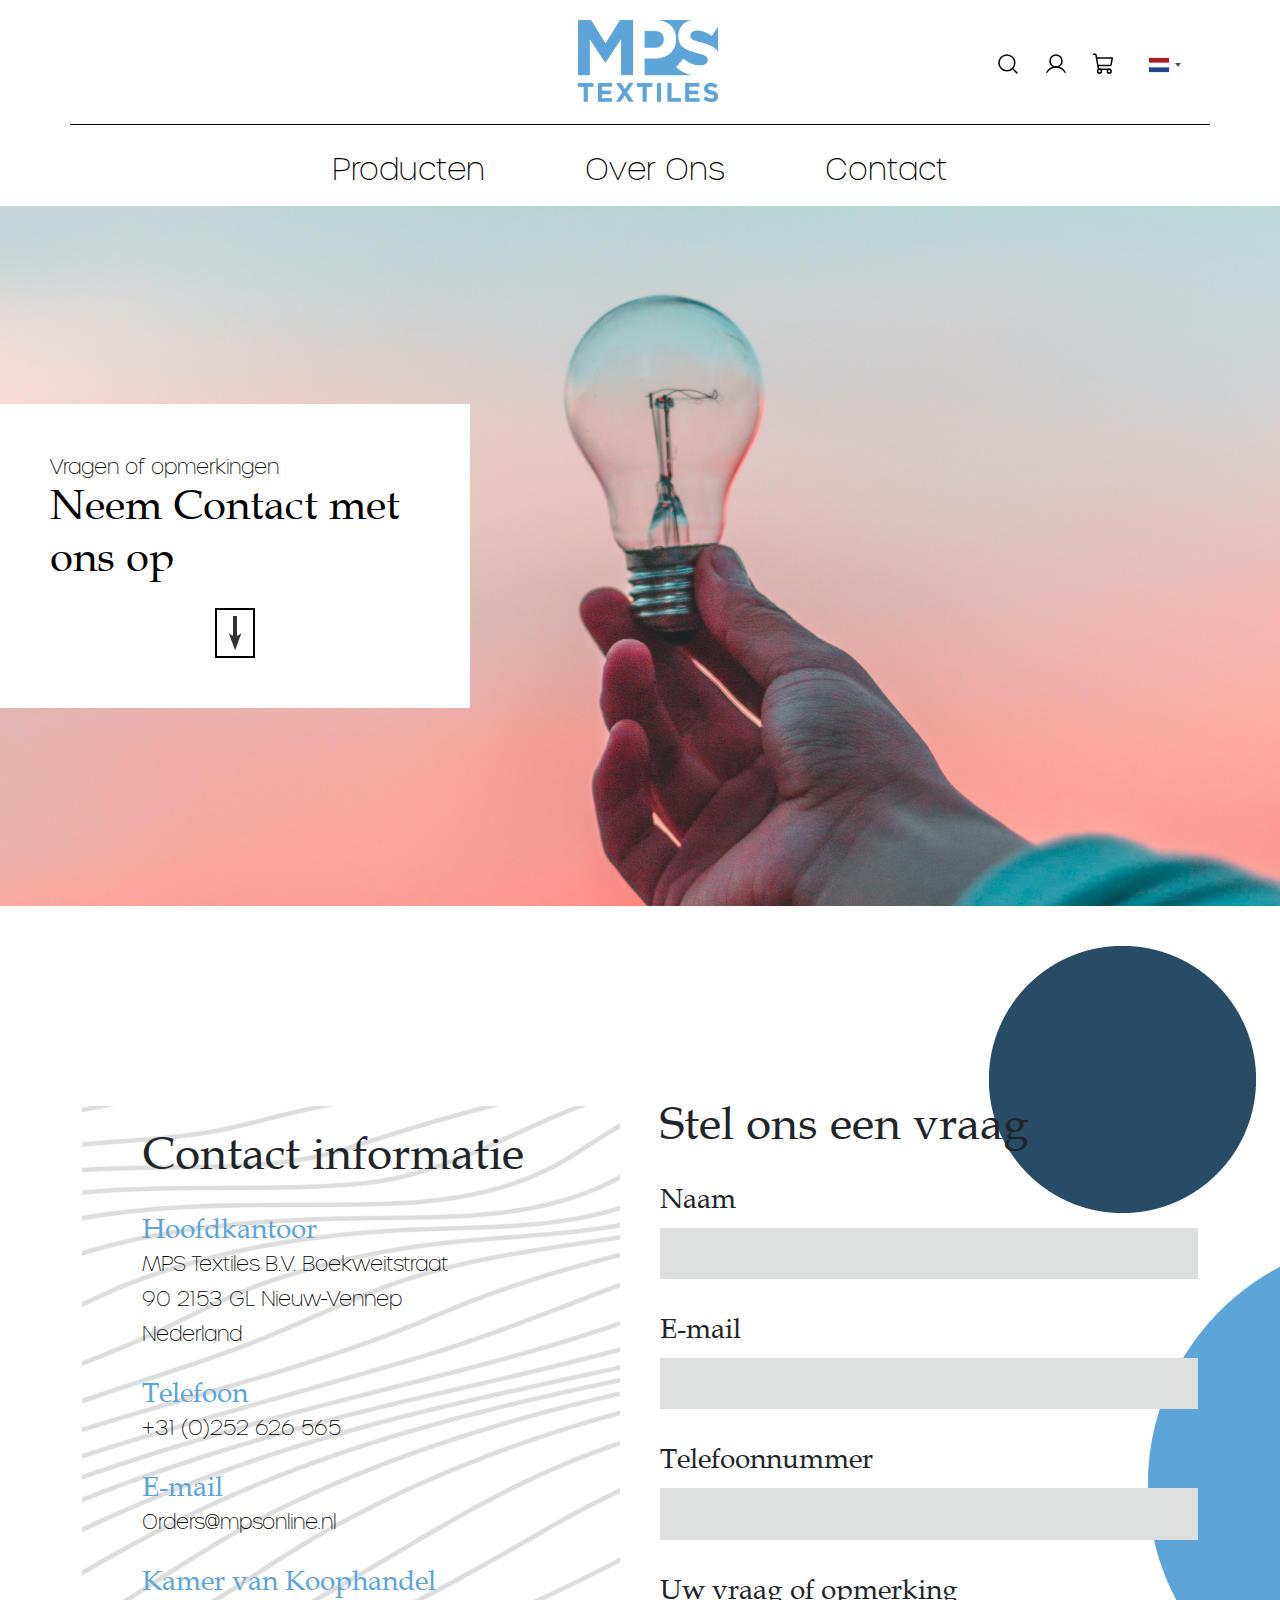
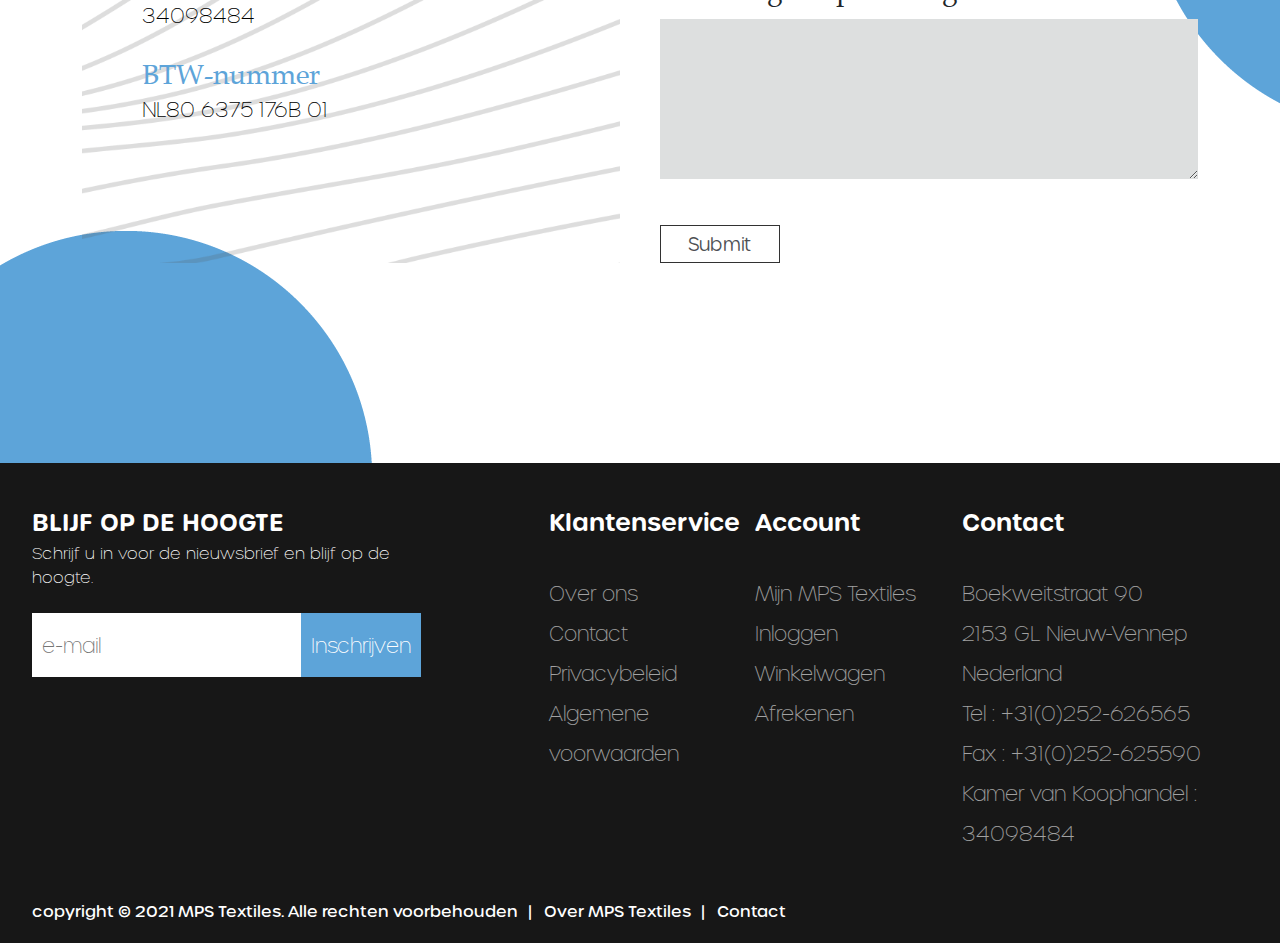
<file: contact.html>
<!DOCTYPE html>
<html lang="en">

<head>
	<meta charset="UTF-8" />
	<meta name="viewport" content="width=device-width, initial-scale=1.0" />
	<title>MPS TEXTiles</title>
	<!-- Favicon -->
	<!-- <link rel="icon" type="image/png" sizes="16x16" href=""> -->
	<link rel="stylesheet" href="assets/css/swiper-bundle.min.css">
	<!-- Bootstrap -->
	<link rel="stylesheet" href="assets/css/bootstrap.min.css" />
	<link rel="stylesheet" href="assets/css/countrySelect.min.css">
	<!-- Main css -->
	<link rel="stylesheet" href="assets/css/main.css" />
	<link rel="stylesheet" href="assets/css/main.css.map" />
</head>

<body>
	<!-- header section start  -->
	<header class="header">
		<!-- Top Content -->
		<div class="header-top__content">
			<div class="container">
				<div>
					<!-- brand logo -->
					<a href="index.html" class="logo">
						<img src="assets/images/logo.png" alt="brand-logo" class="img-fluid" />
					</a>
					<!-- Actions  -->
					<div class="header-actions">
						<ul>
							<li>
								<button type="button" data-bs-toggle="modal" data-bs-target="#searchModal">
									<img src="assets/images/icons/magnifying-glass.svg" alt="icon" />
								</button>
							</li>
							<li class="dropdown">
								<button class="dropdown-toggle" type="button" id="userDropOne" data-bs-toggle="dropdown"
									aria-expanded="false">
									<img src="assets/images/icons/user.svg" alt="icon" />
								</button>
								<div class="dropdown-menu" aria-labelledby="userDropOne">
									<ul>
										<li>
											<a href="#"> Drop Item </a>
										</li>
										<li>
											<a href="#"> Drop Item </a>
										</li>
									</ul>
								</div>
							</li>
							<li class="dropdown">
								<button data-bs-toggle="offcanvas" data-bs-target="#cart-right"
									aria-controls="cart-right">
									<img src="assets/images/icons/shopping-cart.svg" alt="icon" />
								</button>
							</li>
							<li>
								<input id="country_selector" type="text" />
							</li>
						</ul>
					</div>
				</div>
			</div>
		</div>
		<!-- bottom content  -->
		<div class="header-bottom__content">
			<div class="container position-relative">
				<ul class="menu">

					<li class="menu-item d-block d-lg-none">
						<!-- megamenu dropdown small screen starts -->
						<a class="nav-item" data-bs-toggle="offcanvas" href="#sideMegamenu" role="button"
							aria-controls="sideMegamenu">
							Producten
						</a>
					</li>
					<!-- megamenu dropdown small screen starts -->

					<li class="menu-item d-none d-lg-block">
						<a id="megaMenuButton" class="nav-item" data-bs-toggle="collapse" href="#megaMenu"
							aria-expanded="false" aria-controls="megaMenu">
							Producten
						</a>
					</li>

					<li class="menu-item">
						<a class="nav-item" href="overones.html">Over Ons</a>
					</li>
					<li class="menu-item">
						<a class="nav-item" href="contact.html">Contact</a>
					</li>
				</ul>

				<!-- megamenu start -->
				<div id="megaMenu" class="accordion-collapse mega-menu-desktop collapse"
					aria-labelledby="megaMenuButton">
					<div class="accordion-body p-4">

						<div class="row">
							<div class="nav flex-column nav-pills col-4 col-xxl-3 px-4 parent-menu" id="v-pills-tab"
								role="tablist" aria-orientation="vertical">

								<button class="nav-link" id="v-pills-Dekbedovertrek-tab" data-bs-toggle="pill"
									data-bs-target="#v-pills-Dekbedovertrek" type="button" role="tab"
									aria-controls="v-pills-Dekbedovertrek" aria-selected="true">Dekbedovertrek
								</button>

								<button class="nav-link" id="v-pills-Dekbed-tab" data-bs-toggle="pill"
									data-bs-target="#v-pills-Dekbed" type="button" role="tab"
									aria-controls="v-pills-Dekbed" aria-selected="true">Dekbed
								</button>

								<button class="nav-link" id="v-pills-Hoeslaken-tab" data-bs-toggle="pill"
									data-bs-target="#v-pills-Hoeslaken" type="button" role="tab"
									aria-controls="v-pills-Hoeslaken" aria-selected="true">Hoeslaken
								</button>

								<button class="nav-link" id="v-pills-Hoofdkussen-tab" data-bs-toggle="pill"
									data-bs-target="#v-pills-Hoofdkussen" type="button" role="tab"
									aria-controls="v-pills-Hoofdkussen" aria-selected="true">Hoofdkussen
								</button>

								<button class="nav-link" id="v-pills-Topper-tab" data-bs-toggle="pill"
									data-bs-target="#v-pills-Topper" type="button" role="tab"
									aria-controls="v-pills-Topper" aria-selected="true">Topper
								</button>

								<button class="nav-link" id="v-pills-Huisvesting-tab" data-bs-toggle="pill"
									data-bs-target="#v-pills-Huisvesting" type="button" role="tab"
									aria-controls="v-pills-Huisvesting" aria-selected="true">Huisvesting
								</button>

								<button class="nav-link" id="v-pills-Bedsprei-tab" data-bs-toggle="pill"
									data-bs-target="#v-pills-Bedsprei" type="button" role="tab"
									aria-controls="v-pills-Bedsprei" aria-selected="true">Bedsprei
								</button>

							</div>

							<div class="tab-content col-8 col-xxl-9" id="v-pills-tabContent">
								<div class="tab-pane fade show" id="v-pills-Dekbedovertrek" role="tabpanel"
									aria-labelledby="v-pills-Dekbedovertrek-tab">
									<div class="row">
										<div class="col-4 ps-5 pe-4 shoort-column">
											<ul>
												<li>
													<h3>Soort</h3>
												</li>
												<li><a href="#">Punt kussen</a></li>
												<li><a href="#">Box kussen</a></li>
												<li><a href="#">Ortho kussen </a></li>
											</ul>
										</div>
										<div class="col-4 ps-5 pe-4 vulling-column">
											<ul>
												<li>
													<h3>Vulling</h3>
												</li>
												<li><a href="#">Synthetisch</a></li>
												<li><a href="#">Kapok</a></li>
												<li><a href="#">Traagschuim</a></li>
												<li><a href="#">Dons</a></li>
												<li><a href="#">Dons veren</a></li>
												<li><a href="#">Veren</a></li>
												<li><a href="#">Schapen wol</a></li>
												<li><a href="#">Latex</a></li>
												<li><a href="#">Latex Ilke</a></li>
											</ul>
										</div>
										<div class="col-4 ps-5 pe-4">
											<ul>
												<li>
													<h3>Merk</h3>
												</li>
												<li><a href="#">Zydante Swiss Tech</a></li>
												<li><a href="#">Dream Fit</a></li>
												<li><a href="#">H2O</a></li>
												<li><a href="#">Cool Sleeper</a></li>
												<li><a href="#">Dr. Fit</a></li>
											</ul>
										</div>
									</div>
								</div>

								<div class="tab-pane fade show" id="v-pills-Dekbed" role="tabpanel"
									aria-labelledby="v-pills-Dekbed-tab">
									<div class="row">
										<div class="col-4 ps-5 pe-4 shoort-column">
											<ul>
												<li>
													<h3>Soort</h3>
												</li>
												<li><a href="#">Punt kussen</a></li>
												<li><a href="#">Box kussen</a></li>
												<li><a href="#">Ortho kussen </a></li>
											</ul>
										</div>
										<div class="col-4 ps-5 pe-4 vulling-column">
											<ul>
												<li>
													<h3>Vulling</h3>
												</li>
												<li><a href="#">Synthetisch</a></li>
												<li><a href="#">Kapok</a></li>
												<li><a href="#">Traagschuim</a></li>
												<li><a href="#">Dons</a></li>
												<li><a href="#">Dons veren</a></li>
												<li><a href="#">Veren</a></li>
												<li><a href="#">Schapen wol</a></li>
												<li><a href="#">Latex</a></li>
												<li><a href="#">Latex Ilke</a></li>
											</ul>
										</div>
										<div class="col-4 ps-5 pe-4">
											<ul>
												<li>
													<h3>Merk</h3>
												</li>
												<li><a href="#">Zydante Swiss Tech</a></li>
												<li><a href="#">Dream Fit</a></li>
												<li><a href="#">H2O</a></li>
												<li><a href="#">Cool Sleeper</a></li>
												<li><a href="#">Dr. Fit</a></li>
											</ul>
										</div>
									</div>
								</div>

								<div class="tab-pane fade show" id="v-pills-Hoeslaken" role="tabpanel"
									aria-labelledby="v-pills-Hoeslaken-tab">
									<div class="row">
										<div class="col-4 ps-5 pe-4 shoort-column">
											<ul>
												<li>
													<h3>Soort</h3>
												</li>
												<li><a href="#">Punt kussen</a></li>
												<li><a href="#">Box kussen</a></li>
												<li><a href="#">Ortho kussen </a></li>
											</ul>
										</div>
										<div class="col-4 ps-5 pe-4 vulling-column">
											<ul>
												<li>
													<h3>Vulling</h3>
												</li>
												<li><a href="#">Synthetisch</a></li>
												<li><a href="#">Kapok</a></li>
												<li><a href="#">Traagschuim</a></li>
												<li><a href="#">Dons</a></li>
												<li><a href="#">Dons veren</a></li>
												<li><a href="#">Veren</a></li>
												<li><a href="#">Schapen wol</a></li>
												<li><a href="#">Latex</a></li>
												<li><a href="#">Latex Ilke</a></li>
											</ul>
										</div>
										<div class="col-4 ps-5 pe-4">
											<ul>
												<li>
													<h3>Merk</h3>
												</li>
												<li><a href="#">Zydante Swiss Tech</a></li>
												<li><a href="#">Dream Fit</a></li>
												<li><a href="#">H2O</a></li>
												<li><a href="#">Cool Sleeper</a></li>
												<li><a href="#">Dr. Fit</a></li>
											</ul>
										</div>
									</div>
								</div>

								<div class="tab-pane fade show active" id="v-pills-Hoofdkussen" role="tabpanel"
									aria-labelledby="v-pills-Hoofdkussen-tab">
									<div class="row">
										<div class="col-4 ps-5 pe-4 shoort-column">
											<ul>
												<li>
													<h3>Soort</h3>
												</li>
												<li><a href="#">Punt kussen</a></li>
												<li><a href="#">Box kussen</a></li>
												<li><a href="#">Ortho kussen </a></li>
											</ul>
										</div>
										<div class="col-4 ps-5 pe-4 vulling-column">
											<ul>
												<li>
													<h3>Vulling</h3>
												</li>
												<li><a href="#">Synthetisch</a></li>
												<li><a href="#">Kapok</a></li>
												<li><a href="#">Traagschuim</a></li>
												<li><a href="#">Dons</a></li>
												<li><a href="#">Dons veren</a></li>
												<li><a href="#">Veren</a></li>
												<li><a href="#">Schapen wol</a></li>
												<li><a href="#">Latex</a></li>
												<li><a href="#">Latex Ilke</a></li>
											</ul>
										</div>
										<div class="col-4 ps-5 pe-4">
											<ul>
												<li>
													<h3>Merk</h3>
												</li>
												<li><a href="#">Zydante Swiss Tech</a></li>
												<li><a href="#">Dream Fit</a></li>
												<li><a href="#">H2O</a></li>
												<li><a href="#">Cool Sleeper</a></li>
												<li><a href="#">Dr. Fit</a></li>
											</ul>
										</div>
									</div>
								</div>

								<div class="tab-pane fade show" id="v-pills-Topper" role="tabpanel"
									aria-labelledby="v-pills-Topper-tab">
									<div class="row">
										<div class="col-4 ps-5 pe-4 shoort-column">
											<ul>
												<li>
													<h3>Soort</h3>
												</li>
												<li><a href="#">Punt kussen</a></li>
												<li><a href="#">Box kussen</a></li>
												<li><a href="#">Ortho kussen </a></li>
											</ul>
										</div>
										<div class="col-4 ps-5 pe-4 vulling-column">
											<ul>
												<li>
													<h3>Vulling</h3>
												</li>
												<li><a href="#">Synthetisch</a></li>
												<li><a href="#">Kapok</a></li>
												<li><a href="#">Traagschuim</a></li>
												<li><a href="#">Dons</a></li>
												<li><a href="#">Dons veren</a></li>
												<li><a href="#">Veren</a></li>
												<li><a href="#">Schapen wol</a></li>
												<li><a href="#">Latex</a></li>
												<li><a href="#">Latex Ilke</a></li>
											</ul>
										</div>
										<div class="col-4 ps-5 pe-4">
											<ul>
												<li>
													<h3>Merk</h3>
												</li>
												<li><a href="#">Zydante Swiss Tech</a></li>
												<li><a href="#">Dream Fit</a></li>
												<li><a href="#">H2O</a></li>
												<li><a href="#">Cool Sleeper</a></li>
												<li><a href="#">Dr. Fit</a></li>
											</ul>
										</div>
									</div>
								</div>

								<div class="tab-pane fade show" id="v-pills-Huisvesting" role="tabpanel"
									aria-labelledby="v-pills-Huisvesting-tab">
									<div class="row">
										<div class="col-4 ps-5 pe-4 shoort-column">
											<ul>
												<li>
													<h3>Soort</h3>
												</li>
												<li><a href="#">Punt kussen</a></li>
												<li><a href="#">Box kussen</a></li>
												<li><a href="#">Ortho kussen </a></li>
											</ul>
										</div>
										<div class="col-4 ps-5 pe-4 vulling-column">
											<ul>
												<li>
													<h3>Vulling</h3>
												</li>
												<li><a href="#">Synthetisch</a></li>
												<li><a href="#">Kapok</a></li>
												<li><a href="#">Traagschuim</a></li>
												<li><a href="#">Dons</a></li>
												<li><a href="#">Dons veren</a></li>
												<li><a href="#">Veren</a></li>
												<li><a href="#">Schapen wol</a></li>
												<li><a href="#">Latex</a></li>
												<li><a href="#">Latex Ilke</a></li>
											</ul>
										</div>
										<div class="col-4 ps-5 pe-4">
											<ul>
												<li>
													<h3>Merk</h3>
												</li>
												<li><a href="#">Zydante Swiss Tech</a></li>
												<li><a href="#">Dream Fit</a></li>
												<li><a href="#">H2O</a></li>
												<li><a href="#">Cool Sleeper</a></li>
												<li><a href="#">Dr. Fit</a></li>
											</ul>
										</div>
									</div>
								</div>

								<div class="tab-pane fade show" id="v-pills-Bedsprei" role="tabpanel"
									aria-labelledby="v-pills-Bedsprei-tab">
									<div class="row">
										<div class="col-4 ps-5 pe-4 shoort-column">
											<ul>
												<li>
													<h3>Soort</h3>
												</li>
												<li><a href="#">Punt kussen</a></li>
												<li><a href="#">Box kussen</a></li>
												<li><a href="#">Ortho kussen </a></li>
											</ul>
										</div>
										<div class="col-4 ps-5 pe-4 vulling-column">
											<ul>
												<li>
													<h3>Vulling</h3>
												</li>
												<li><a href="#">Synthetisch</a></li>
												<li><a href="#">Kapok</a></li>
												<li><a href="#">Traagschuim</a></li>
												<li><a href="#">Dons</a></li>
												<li><a href="#">Dons veren</a></li>
												<li><a href="#">Veren</a></li>
												<li><a href="#">Schapen wol</a></li>
												<li><a href="#">Latex</a></li>
												<li><a href="#">Latex Ilke</a></li>
											</ul>
										</div>
										<div class="col-4 ps-5 pe-4">
											<ul>
												<li>
													<h3>Merk</h3>
												</li>
												<li><a href="#">Zydante Swiss Tech</a></li>
												<li><a href="#">Dream Fit</a></li>
												<li><a href="#">H2O</a></li>
												<li><a href="#">Cool Sleeper</a></li>
												<li><a href="#">Dr. Fit</a></li>
											</ul>
										</div>
									</div>
								</div>

							</div>
						</div>

					</div>
				</div>
				<!-- megamenu big screen ended -->

				<!-- sidenav for small screen starts -->
				<div class="offcanvas offcanvas-start side-menu" tabindex="-1" id="sideMegamenu"
					aria-labelledby="sideMegamenuLabel">
					<div class="offcanvas-header">
						<h5 class="offcanvas-title text-white" id="sideMegamenuLabel">Producten</h5>
						<button type="button" class="btn-close btn-close-custom text-reset" data-bs-dismiss="offcanvas"
							aria-label="Close">X</button>
					</div>
					<div class="offcanvas-body">
						<div class="accordion accordion-flush" id="accordionFlushNav">
							<div class="accordion-item">
								<h2 class="accordion-header" id="flush-headingOne">
									<button class="accordion-button collapsed" type="button" data-bs-toggle="collapse"
										data-bs-target="#flush-collapseOne" aria-expanded="false"
										aria-controls="flush-collapseOne">
										Dekbedovertrek
									</button>
								</h2>
								<div id="flush-collapseOne" class="accordion-collapse collapse"
									aria-labelledby="flush-headingOne" data-bs-parent="#accordionFlushNav">
									<div class="accordion-body">

										<!--Dekbedovertrek sub Accordion start-->
										<div class="accordion accordion-flush" id="Dekbedovertrek-sub-accordion">
											<div class="accordion-item">
												<h2 class="accordion-header" id="Dekbedovertrek-sub-flush-headingOne">
													<button class="accordion-button sub-title collapsed" type="button"
														data-bs-toggle="collapse"
														data-bs-target="#Dekbedovertrek-soort-flush-collapseOne"
														aria-expanded="false"
														aria-controls="Dekbedovertrek-soort-flush-collapseOne">
														Soort
													</button>
												</h2>
												<div id="Dekbedovertrek-soort-flush-collapseOne"
													class="accordion-collapse collapse"
													aria-labelledby="Dekbedovertrek-sub-flush-headingOne"
													data-bs-parent="#Dekbedovertrek-sub-accordion">
													<ul>
														<li><a href="#">Punt kussen</a></li>
														<li><a href="#">Box kussen</a></li>
														<li><a href="#">Ortho kussen </a></li>
													</ul>
												</div>
											</div>
											<div class="accordion-item">
												<h2 class="accordion-header" id="Dekbedovertrek-sub-flush-headingTwo">
													<button class="accordion-button sub-title collapsed" type="button"
														data-bs-toggle="collapse"
														data-bs-target="#Dekbedovertrek-vulling-flush-collapseTwo"
														aria-expanded="false"
														aria-controls="Dekbedovertrek-vulling-flush-collapseTwo">
														Vulling
													</button>
												</h2>
												<div id="Dekbedovertrek-vulling-flush-collapseTwo"
													class="accordion-collapse collapse"
													aria-labelledby="Dekbedovertrek-sub-flush-headingTwo"
													data-bs-parent="#Dekbedovertrek-sub-accordion">
													<ul>
														<li><a href="#">Synthetisch</a></li>
														<li><a href="#">Kapok</a></li>
														<li><a href="#">Traagschuim</a></li>
														<li><a href="#">Dons</a></li>
														<li><a href="#">Dons veren</a></li>
														<li><a href="#">Veren</a></li>
														<li><a href="#">Schapen wol</a></li>
														<li><a href="#">Latex</a></li>
														<li><a href="#">Latex Ilke</a></li>
													</ul>
												</div>
											</div>
											<div class="accordion-item">
												<h2 class="accordion-header" id="Dekbedovertrek-sub-flush-headingThree">
													<button class="accordion-button sub-title collapsed" type="button"
														data-bs-toggle="collapse"
														data-bs-target="#Dekbedovertrek-merk-flush-collapseThree"
														aria-expanded="false"
														aria-controls="Dekbedovertrek-merk-flush-collapseThree">
														Merk
													</button>
												</h2>
												<div id="Dekbedovertrek-merk-flush-collapseThree"
													class="accordion-collapse collapse"
													aria-labelledby="Dekbedovertrek-sub-flush-headingThree"
													data-bs-parent="#Dekbedovertrek-sub-accordion">
													<ul>
														<li><a href="#">Zydante Swiss Tech</a></li>
														<li><a href="#">Dream Fit</a></li>
														<li><a href="#">H2O</a></li>
														<li><a href="#">Cool Sleeper</a></li>
														<li><a href="#">Dr. Fit</a></li>
													</ul>
												</div>
											</div>
										</div>
										<!--Dekbedovertrek sub Accordion end-->

									</div>
								</div>
							</div>
							<div class="accordion-item">
								<h2 class="accordion-header" id="flush-headingTwo">
									<button class="accordion-button collapsed" type="button" data-bs-toggle="collapse"
										data-bs-target="#flush-collapseTwo" aria-expanded="false"
										aria-controls="flush-collapseTwo">
										Dekbed
									</button>
								</h2>
								<div id="flush-collapseTwo" class="accordion-collapse collapse"
									aria-labelledby="flush-headingTwo" data-bs-parent="#accordionFlushNav">
									<div class="accordion-body">

										<!--Dekbed sub Accordion start-->
										<div class="accordion accordion-flush" id="Dekbed-sub-accordion">
											<div class="accordion-item">
												<h2 class="accordion-header" id="Dekbed-sub-flush-headingOne">
													<button class="accordion-button sub-title collapsed" type="button"
														data-bs-toggle="collapse"
														data-bs-target="#Dekbed-soort-flush-collapseOne"
														aria-expanded="false"
														aria-controls="Dekbed-soort-flush-collapseOne">
														Soort
													</button>
												</h2>
												<div id="Dekbed-soort-flush-collapseOne"
													class="accordion-collapse collapse"
													aria-labelledby="Dekbed-sub-flush-headingOne"
													data-bs-parent="#Dekbed-sub-accordion">
													<ul>
														<li><a href="#">Punt kussen</a></li>
														<li><a href="#">Box kussen</a></li>
														<li><a href="#">Ortho kussen </a></li>
													</ul>
												</div>
											</div>
											<div class="accordion-item">
												<h2 class="accordion-header" id="Dekbed-sub-flush-headingTwo">
													<button class="accordion-button sub-title collapsed" type="button"
														data-bs-toggle="collapse"
														data-bs-target="#Dekbed-vulling-flush-collapseTwo"
														aria-expanded="false"
														aria-controls="Dekbed-vulling-flush-collapseTwo">
														Vulling
													</button>
												</h2>
												<div id="Dekbed-vulling-flush-collapseTwo"
													class="accordion-collapse collapse"
													aria-labelledby="Dekbed-sub-flush-headingTwo"
													data-bs-parent="#Dekbed-sub-accordion">
													<ul>
														<li><a href="#">Synthetisch</a></li>
														<li><a href="#">Kapok</a></li>
														<li><a href="#">Traagschuim</a></li>
														<li><a href="#">Dons</a></li>
														<li><a href="#">Dons veren</a></li>
														<li><a href="#">Veren</a></li>
														<li><a href="#">Schapen wol</a></li>
														<li><a href="#">Latex</a></li>
														<li><a href="#">Latex Ilke</a></li>
													</ul>
												</div>
											</div>
											<div class="accordion-item">
												<h2 class="accordion-header" id="Dekbed-sub-flush-headingThree">
													<button class="accordion-button sub-title collapsed" type="button"
														data-bs-toggle="collapse"
														data-bs-target="#Dekbed-merk-flush-collapseThree"
														aria-expanded="false"
														aria-controls="Dekbed-merk-flush-collapseThree">
														Merk
													</button>
												</h2>
												<div id="Dekbed-merk-flush-collapseThree"
													class="accordion-collapse collapse"
													aria-labelledby="Dekbed-sub-flush-headingThree"
													data-bs-parent="#Dekbed-sub-accordion">
													<ul>
														<li><a href="#">Zydante Swiss Tech</a></li>
														<li><a href="#">Dream Fit</a></li>
														<li><a href="#">H2O</a></li>
														<li><a href="#">Cool Sleeper</a></li>
														<li><a href="#">Dr. Fit</a></li>
													</ul>
												</div>
											</div>
										</div>
										<!--Dekbed sub Accordion end-->

									</div>
								</div>
							</div>
							<div class="accordion-item">
								<h2 class="accordion-header" id="flush-headingThree">
									<button class="accordion-button collapsed" type="button" data-bs-toggle="collapse"
										data-bs-target="#flush-collapseThree" aria-expanded="false"
										aria-controls="flush-collapseThree">
										Hoeslaken
									</button>
								</h2>
								<div id="flush-collapseThree" class="accordion-collapse collapse"
									aria-labelledby="flush-headingThree" data-bs-parent="#accordionFlushNav">
									<div class="accordion-body">
										<!--Hoeslaken sub Accordion start-->
										<div class="accordion accordion-flush" id="Hoeslaken-sub-accordion">
											<div class="accordion-item">
												<h2 class="accordion-header" id="Hoeslaken-sub-flush-headingOne">
													<button class="accordion-button sub-title collapsed" type="button"
														data-bs-toggle="collapse"
														data-bs-target="#Hoeslaken-soort-flush-collapseOne"
														aria-expanded="false"
														aria-controls="Hoeslaken-soort-flush-collapseOne">
														Soort
													</button>
												</h2>
												<div id="Hoeslaken-soort-flush-collapseOne"
													class="accordion-collapse collapse"
													aria-labelledby="Hoeslaken-sub-flush-headingOne"
													data-bs-parent="#Hoeslaken-sub-accordion">
													<ul>
														<li><a href="#">Punt kussen</a></li>
														<li><a href="#">Box kussen</a></li>
														<li><a href="#">Ortho kussen </a></li>
													</ul>
												</div>
											</div>
											<div class="accordion-item">
												<h2 class="accordion-header" id="Hoeslaken-sub-flush-headingTwo">
													<button class="accordion-button sub-title collapsed" type="button"
														data-bs-toggle="collapse"
														data-bs-target="#Hoeslaken-vulling-flush-collapseTwo"
														aria-expanded="false"
														aria-controls="Hoeslaken-vulling-flush-collapseTwo">
														Vulling
													</button>
												</h2>
												<div id="Hoeslaken-vulling-flush-collapseTwo"
													class="accordion-collapse collapse"
													aria-labelledby="Hoeslaken-sub-flush-headingTwo"
													data-bs-parent="#Hoeslaken-sub-accordion">
													<ul>
														<li><a href="#">Synthetisch</a></li>
														<li><a href="#">Kapok</a></li>
														<li><a href="#">Traagschuim</a></li>
														<li><a href="#">Dons</a></li>
														<li><a href="#">Dons veren</a></li>
														<li><a href="#">Veren</a></li>
														<li><a href="#">Schapen wol</a></li>
														<li><a href="#">Latex</a></li>
														<li><a href="#">Latex Ilke</a></li>
													</ul>
												</div>
											</div>
											<div class="accordion-item">
												<h2 class="accordion-header" id="Hoeslaken-sub-flush-headingThree">
													<button class="accordion-button sub-title collapsed" type="button"
														data-bs-toggle="collapse"
														data-bs-target="#Hoeslaken-merk-flush-collapseThree"
														aria-expanded="false"
														aria-controls="Hoeslaken-merk-flush-collapseThree">
														Merk
													</button>
												</h2>
												<div id="Hoeslaken-merk-flush-collapseThree"
													class="accordion-collapse collapse"
													aria-labelledby="Hoeslaken-sub-flush-headingThree"
													data-bs-parent="#Hoeslaken-sub-accordion">
													<ul>
														<li><a href="#">Zydante Swiss Tech</a></li>
														<li><a href="#">Dream Fit</a></li>
														<li><a href="#">H2O</a></li>
														<li><a href="#">Cool Sleeper</a></li>
														<li><a href="#">Dr. Fit</a></li>
													</ul>
												</div>
											</div>
										</div>
										<!--Hoeslaken sub Accordion end-->
									</div>
								</div>
							</div>
							<div class="accordion-item">
								<h2 class="accordion-header" id="flush-headingFour">
									<button class="accordion-button collapsed" type="button" data-bs-toggle="collapse"
										data-bs-target="#flush-collapseFour" aria-expanded="false"
										aria-controls="flush-collapseThree">
										Hoofdkussen
									</button>
								</h2>
								<div id="flush-collapseFour" class="accordion-collapse collapse"
									aria-labelledby="flush-headingFour" data-bs-parent="#accordionFlushNav">
									<div class="accordion-body">
										<!--Hoofdkussen sub Accordion start-->
										<div class="accordion accordion-flush" id="Hoofdkussen-sub-accordion">
											<div class="accordion-item">
												<h2 class="accordion-header" id="Hoofdkussen-sub-flush-headingOne">
													<button class="accordion-button sub-title collapsed" type="button"
														data-bs-toggle="collapse"
														data-bs-target="#Hoofdkussen-soort-flush-collapseOne"
														aria-expanded="false"
														aria-controls="Hoofdkussen-soort-flush-collapseOne">
														Soort
													</button>
												</h2>
												<div id="Hoofdkussen-soort-flush-collapseOne"
													class="accordion-collapse collapse"
													aria-labelledby="Hoofdkussen-sub-flush-headingOne"
													data-bs-parent="#Hoofdkussen-sub-accordion">
													<ul>
														<li><a href="#">Punt kussen</a></li>
														<li><a href="#">Box kussen</a></li>
														<li><a href="#">Ortho kussen </a></li>
													</ul>
												</div>
											</div>
											<div class="accordion-item">
												<h2 class="accordion-header" id="Hoofdkussen-sub-flush-headingTwo">
													<button class="accordion-button sub-title collapsed" type="button"
														data-bs-toggle="collapse"
														data-bs-target="#Hoofdkussen-vulling-flush-collapseTwo"
														aria-expanded="false"
														aria-controls="Hoofdkussen-vulling-flush-collapseTwo">
														Vulling
													</button>
												</h2>
												<div id="Hoofdkussen-vulling-flush-collapseTwo"
													class="accordion-collapse collapse"
													aria-labelledby="Hoofdkussen-sub-flush-headingTwo"
													data-bs-parent="#Hoofdkussen-sub-accordion">
													<ul>
														<li><a href="#">Synthetisch</a></li>
														<li><a href="#">Kapok</a></li>
														<li><a href="#">Traagschuim</a></li>
														<li><a href="#">Dons</a></li>
														<li><a href="#">Dons veren</a></li>
														<li><a href="#">Veren</a></li>
														<li><a href="#">Schapen wol</a></li>
														<li><a href="#">Latex</a></li>
														<li><a href="#">Latex Ilke</a></li>
													</ul>
												</div>
											</div>
											<div class="accordion-item">
												<h2 class="accordion-header" id="Hoofdkussen-sub-flush-headingThree">
													<button class="accordion-button sub-title collapsed" type="button"
														data-bs-toggle="collapse"
														data-bs-target="#Hoofdkussen-merk-flush-collapseThree"
														aria-expanded="false"
														aria-controls="Hoofdkussen-merk-flush-collapseThree">
														Merk
													</button>
												</h2>
												<div id="Hoofdkussen-merk-flush-collapseThree"
													class="accordion-collapse collapse"
													aria-labelledby="Hoofdkussen-sub-flush-headingThree"
													data-bs-parent="#Hoofdkussen-sub-accordion">
													<ul>
														<li><a href="#">Zydante Swiss Tech</a></li>
														<li><a href="#">Dream Fit</a></li>
														<li><a href="#">H2O</a></li>
														<li><a href="#">Cool Sleeper</a></li>
														<li><a href="#">Dr. Fit</a></li>
													</ul>
												</div>
											</div>
										</div>
										<!--Hoofdkussen sub Accordion end-->
									</div>
								</div>
							</div>
							<div class="accordion-item">
								<h2 class="accordion-header" id="flush-headingFive">
									<button class="accordion-button collapsed" type="button" data-bs-toggle="collapse"
										data-bs-target="#flush-collapseFive" aria-expanded="false"
										aria-controls="flush-collapseThree">
										Topper
									</button>
								</h2>
								<div id="flush-collapseFive" class="accordion-collapse collapse"
									aria-labelledby="flush-headingFive" data-bs-parent="#accordionFlushNav">
									<div class="accordion-body">
										<!--Topper sub Accordion start-->
										<div class="accordion accordion-flush" id="Topper-sub-accordion">
											<div class="accordion-item">
												<h2 class="accordion-header" id="Topper-sub-flush-headingOne">
													<button class="accordion-button sub-title collapsed" type="button"
														data-bs-toggle="collapse"
														data-bs-target="#Topper-soort-flush-collapseOne"
														aria-expanded="false"
														aria-controls="Topper-soort-flush-collapseOne">
														Soort
													</button>
												</h2>
												<div id="Topper-soort-flush-collapseOne"
													class="accordion-collapse collapse"
													aria-labelledby="Topper-sub-flush-headingOne"
													data-bs-parent="#Topper-sub-accordion">
													<ul>
														<li><a href="#">Punt kussen</a></li>
														<li><a href="#">Box kussen</a></li>
														<li><a href="#">Ortho kussen </a></li>
													</ul>
												</div>
											</div>
											<div class="accordion-item">
												<h2 class="accordion-header" id="Topper-sub-flush-headingTwo">
													<button class="accordion-button sub-title collapsed" type="button"
														data-bs-toggle="collapse"
														data-bs-target="#Topper-vulling-flush-collapseTwo"
														aria-expanded="false"
														aria-controls="Topper-vulling-flush-collapseTwo">
														Vulling
													</button>
												</h2>
												<div id="Topper-vulling-flush-collapseTwo"
													class="accordion-collapse collapse"
													aria-labelledby="Topper-sub-flush-headingTwo"
													data-bs-parent="#Topper-sub-accordion">
													<ul>
														<li><a href="#">Synthetisch</a></li>
														<li><a href="#">Kapok</a></li>
														<li><a href="#">Traagschuim</a></li>
														<li><a href="#">Dons</a></li>
														<li><a href="#">Dons veren</a></li>
														<li><a href="#">Veren</a></li>
														<li><a href="#">Schapen wol</a></li>
														<li><a href="#">Latex</a></li>
														<li><a href="#">Latex Ilke</a></li>
													</ul>
												</div>
											</div>
											<div class="accordion-item">
												<h2 class="accordion-header" id="Topper-sub-flush-headingThree">
													<button class="accordion-button sub-title collapsed" type="button"
														data-bs-toggle="collapse"
														data-bs-target="#Topper-merk-flush-collapseThree"
														aria-expanded="false"
														aria-controls="Topper-merk-flush-collapseThree">
														Merk
													</button>
												</h2>
												<div id="Topper-merk-flush-collapseThree"
													class="accordion-collapse collapse"
													aria-labelledby="Topper-sub-flush-headingThree"
													data-bs-parent="#Topper-sub-accordion">
													<ul>
														<li><a href="#">Zydante Swiss Tech</a></li>
														<li><a href="#">Dream Fit</a></li>
														<li><a href="#">H2O</a></li>
														<li><a href="#">Cool Sleeper</a></li>
														<li><a href="#">Dr. Fit</a></li>
													</ul>
												</div>
											</div>
										</div>
										<!--Topper sub Accordion end-->
									</div>
								</div>
							</div>
							<div class="accordion-item">
								<h2 class="accordion-header" id="flush-headingSix">
									<button class="accordion-button collapsed" type="button" data-bs-toggle="collapse"
										data-bs-target="#flush-collapseSix" aria-expanded="false"
										aria-controls="flush-collapseThree">
										Huisvesting
									</button>
								</h2>
								<div id="flush-collapseSix" class="accordion-collapse collapse"
									aria-labelledby="flush-headingSix" data-bs-parent="#accordionFlushNav">
									<div class="accordion-body">
										<!--Huisvesting sub Accordion start-->
										<div class="accordion accordion-flush" id="Huisvesting-sub-accordion">
											<div class="accordion-item">
												<h2 class="accordion-header" id="Huisvesting-sub-flush-headingOne">
													<button class="accordion-button sub-title collapsed" type="button"
														data-bs-toggle="collapse"
														data-bs-target="#Huisvesting-soort-flush-collapseOne"
														aria-expanded="false"
														aria-controls="Huisvesting-soort-flush-collapseOne">
														Soort
													</button>
												</h2>
												<div id="Huisvesting-soort-flush-collapseOne"
													class="accordion-collapse collapse"
													aria-labelledby="Huisvesting-sub-flush-headingOne"
													data-bs-parent="#Huisvesting-sub-accordion">
													<ul>
														<li><a href="#">Punt kussen</a></li>
														<li><a href="#">Box kussen</a></li>
														<li><a href="#">Ortho kussen </a></li>
													</ul>
												</div>
											</div>
											<div class="accordion-item">
												<h2 class="accordion-header" id="Huisvesting-sub-flush-headingTwo">
													<button class="accordion-button sub-title collapsed" type="button"
														data-bs-toggle="collapse"
														data-bs-target="#Huisvesting-vulling-flush-collapseTwo"
														aria-expanded="false"
														aria-controls="Huisvesting-vulling-flush-collapseTwo">
														Vulling
													</button>
												</h2>
												<div id="Huisvesting-vulling-flush-collapseTwo"
													class="accordion-collapse collapse"
													aria-labelledby="Huisvesting-sub-flush-headingTwo"
													data-bs-parent="#Huisvesting-sub-accordion">
													<ul>
														<li><a href="#">Synthetisch</a></li>
														<li><a href="#">Kapok</a></li>
														<li><a href="#">Traagschuim</a></li>
														<li><a href="#">Dons</a></li>
														<li><a href="#">Dons veren</a></li>
														<li><a href="#">Veren</a></li>
														<li><a href="#">Schapen wol</a></li>
														<li><a href="#">Latex</a></li>
														<li><a href="#">Latex Ilke</a></li>
													</ul>
												</div>
											</div>
											<div class="accordion-item">
												<h2 class="accordion-header" id="Huisvesting-sub-flush-headingThree">
													<button class="accordion-button sub-title collapsed" type="button"
														data-bs-toggle="collapse"
														data-bs-target="#Huisvesting-merk-flush-collapseThree"
														aria-expanded="false"
														aria-controls="Huisvesting-merk-flush-collapseThree">
														Merk
													</button>
												</h2>
												<div id="Huisvesting-merk-flush-collapseThree"
													class="accordion-collapse collapse"
													aria-labelledby="Huisvesting-sub-flush-headingThree"
													data-bs-parent="#Huisvesting-sub-accordion">
													<ul>
														<li><a href="#">Zydante Swiss Tech</a></li>
														<li><a href="#">Dream Fit</a></li>
														<li><a href="#">H2O</a></li>
														<li><a href="#">Cool Sleeper</a></li>
														<li><a href="#">Dr. Fit</a></li>
													</ul>
												</div>
											</div>
										</div>
										<!--Huisvesting sub Accordion end-->
									</div>
								</div>
							</div>
							<div class="accordion-item">
								<h2 class="accordion-header" id="flush-headingSeven">
									<button class="accordion-button collapsed" type="button" data-bs-toggle="collapse"
										data-bs-target="#flush-collapseSeven" aria-expanded="false"
										aria-controls="flush-collapseThree">
										Bedsprei
									</button>
								</h2>
								<div id="flush-collapseSeven" class="accordion-collapse collapse"
									aria-labelledby="flush-headingSeven" data-bs-parent="#accordionFlushNav">
									<div class="accordion-body">
										<!--Bedsprei sub Accordion start-->
										<div class="accordion accordion-flush" id="Bedsprei-sub-accordion">
											<div class="accordion-item">
												<h2 class="accordion-header" id="Bedsprei-sub-flush-headingOne">
													<button class="accordion-button sub-title collapsed" type="button"
														data-bs-toggle="collapse"
														data-bs-target="#Bedsprei-soort-flush-collapseOne"
														aria-expanded="false"
														aria-controls="Bedsprei-soort-flush-collapseOne">
														Soort
													</button>
												</h2>
												<div id="Bedsprei-soort-flush-collapseOne"
													class="accordion-collapse collapse"
													aria-labelledby="Bedsprei-sub-flush-headingOne"
													data-bs-parent="#Bedsprei-sub-accordion">
													<ul>
														<li><a href="#">Punt kussen</a></li>
														<li><a href="#">Box kussen</a></li>
														<li><a href="#">Ortho kussen </a></li>
													</ul>
												</div>
											</div>
											<div class="accordion-item">
												<h2 class="accordion-header" id="Bedsprei-sub-flush-headingTwo">
													<button class="accordion-button sub-title collapsed" type="button"
														data-bs-toggle="collapse"
														data-bs-target="#Bedsprei-vulling-flush-collapseTwo"
														aria-expanded="false"
														aria-controls="Bedsprei-vulling-flush-collapseTwo">
														Vulling
													</button>
												</h2>
												<div id="Bedsprei-vulling-flush-collapseTwo"
													class="accordion-collapse collapse"
													aria-labelledby="Bedsprei-sub-flush-headingTwo"
													data-bs-parent="#Bedsprei-sub-accordion">
													<ul>
														<li><a href="#">Synthetisch</a></li>
														<li><a href="#">Kapok</a></li>
														<li><a href="#">Traagschuim</a></li>
														<li><a href="#">Dons</a></li>
														<li><a href="#">Dons veren</a></li>
														<li><a href="#">Veren</a></li>
														<li><a href="#">Schapen wol</a></li>
														<li><a href="#">Latex</a></li>
														<li><a href="#">Latex Ilke</a></li>
													</ul>
												</div>
											</div>
											<div class="accordion-item">
												<h2 class="accordion-header" id="Bedsprei-sub-flush-headingThree">
													<button class="accordion-button sub-title collapsed" type="button"
														data-bs-toggle="collapse"
														data-bs-target="#Bedsprei-merk-flush-collapseThree"
														aria-expanded="false"
														aria-controls="Bedsprei-merk-flush-collapseThree">
														Merk
													</button>
												</h2>
												<div id="Bedsprei-merk-flush-collapseThree"
													class="accordion-collapse collapse"
													aria-labelledby="Bedsprei-sub-flush-headingThree"
													data-bs-parent="#Bedsprei-sub-accordion">
													<ul>
														<li><a href="#">Zydante Swiss Tech</a></li>
														<li><a href="#">Dream Fit</a></li>
														<li><a href="#">H2O</a></li>
														<li><a href="#">Cool Sleeper</a></li>
														<li><a href="#">Dr. Fit</a></li>
													</ul>
												</div>
											</div>
										</div>
										<!--Bedsprei sub Accordion end-->
									</div>
								</div>
							</div>
						</div>
					</div>
				</div>
				<!-- megamenu end -->
			</div>
		</div>
	</header>
	<!-- header section end  -->

	<!-- cart section start -->
	<div class="offcanvas offcanvas-end" tabindex="-1" id="cart-right" aria-labelledby="cart-rightLabel">
		<div class="offcanvas-header">
			<button class="d-flex align-items-center" type="button" data-bs-dismiss="offcanvas" aria-label="Close"><img
					src="assets/images/icons/arrow-left.png" alt="" class="pe-2"> Verder winkelen</button>
		</div>
		<div class="offcanvas-body ps-sm-4 position-relative">
			<ul class="product-cart">
				<li class="cart-item d-flex align-items-center">
					<div class="product-img">
						<a href="#"><img src="assets/images/cart/image-1.jpg" alt="product-img" class="img-fluid"></a>
					</div>
					<div class="product-text">
						<a href="#" class="product-description">Doctor Fit Dream Nature | box pillow</a>
						<div class="d-flex justify-content-between">
							<p class="product-price">€9.95</p>
							<div class="d-flex align-items-center product-quantity-box">
								<button>-</button>
								<span class="product-quantity">1</span>
								<button>+</button>
							</div>
						</div>
					</div>
				</li>
				<li class="cart-item d-flex align-items-center">
					<div class="product-img">
						<a href="#"><img src="assets/images/cart/image-2.png" alt="product-img" class="img-fluid"></a>
					</div>
					<div class="product-text">
						<a href="#" class="product-description">*merk/collectie* | *Type/ kleur*</a>
						<div class="d-flex justify-content-between">
							<p class="product-price">€00.00</p>
							<div class="d-flex align-items-center product-quantity-box">
								<button>-</button>
								<span class="product-quantity">1</span>
								<button>+</button>
							</div>
						</div>
					</div>
				</li>
				<li class="cart-item d-flex align-items-center">
					<div class="product-img">
						<a href="#"><img src="assets/images/cart/image-2.png" alt="product-img" class="img-fluid"></a>
					</div>
					<div class="product-text">
						<a href="#" class="product-description">*merk/collectie* | *Type/kleur*</a>
						<div class="d-flex justify-content-between">
							<p class="product-price">€9.95</p>
							<div class="d-flex align-items-center product-quantity-box">
								<button>-</button>
								<span class="product-quantity">1</span>
								<button>+</button>
							</div>
						</div>
					</div>
				</li>
				<li class="cart-item d-flex align-items-center">
					<div class="product-img">
						<a href="#"><img src="assets/images/cart/image-1.jpg" alt="product-img" class="img-fluid"></a>
					</div>
					<div class="product-text">
						<a href="#" class="product-description">Doctor Fit Dream Nature | box pillow</a>
						<div class="d-flex justify-content-between">
							<p class="product-price">€9.95</p>
							<div class="d-flex align-items-center product-quantity-box">
								<button>-</button>
								<span class="product-quantity">1</span>
								<button>+</button>
							</div>
						</div>
					</div>
				</li>
				<li class="cart-item d-flex align-items-center">
					<div class="product-img">
						<a href="#"><img src="assets/images/cart/image-2.png" alt="product-img" class="img-fluid"></a>
					</div>
					<div class="product-text">
						<a href="#" class="product-description">*merk/collectie* | *Type/ kleur*</a>
						<div class="d-flex justify-content-between">
							<p class="product-price">€00.00</p>
							<div class="d-flex align-items-center product-quantity-box">
								<button>-</button>
								<span class="product-quantity">1</span>
								<button>+</button>
							</div>
						</div>
					</div>
				</li>
				<li class="cart-item d-flex align-items-center">
					<div class="product-img">
						<a href="#"><img src="assets/images/cart/image-2.png" alt="product-img" class="img-fluid"></a>
					</div>
					<div class="product-text">
						<a href="#" class="product-description">*merk/collectie* | *Type/kleur*</a>
						<div class="d-flex justify-content-between">
							<p class="product-price">€9.95</p>
							<div class="d-flex align-items-center product-quantity-box">
								<button>-</button>
								<span class="product-quantity">1</span>
								<button>+</button>
							</div>
						</div>
					</div>
				</li>
				<li class="cart-item d-flex align-items-center">
					<div class="product-img">
						<a href="#"><img src="assets/images/cart/image-1.jpg" alt="product-img" class="img-fluid"></a>
					</div>
					<div class="product-text">
						<a href="#" class="product-description">Doctor Fit Dream Nature | box pillow</a>
						<div class="d-flex justify-content-between">
							<p class="product-price">€9.95</p>
							<div class="d-flex align-items-center product-quantity-box">
								<button>-</button>
								<span class="product-quantity">1</span>
								<button>+</button>
							</div>
						</div>
					</div>
				</li>
				<li class="cart-item d-flex align-items-center">
					<div class="product-img">
						<a href="#"><img src="assets/images/cart/image-2.png" alt="product-img" class="img-fluid"></a>
					</div>
					<div class="product-text">
						<a href="#" class="product-description">*merk/collectie* | *Type/ kleur*</a>
						<div class="d-flex justify-content-between">
							<p class="product-price">€00.00</p>
							<div class="d-flex align-items-center product-quantity-box">
								<button>-</button>
								<span class="product-quantity">1</span>
								<button>+</button>
							</div>
						</div>
					</div>
				</li>
				<li class="cart-item d-flex align-items-center">
					<div class="product-img">
						<a href="#"><img src="assets/images/cart/image-2.png" alt="product-img" class="img-fluid"></a>
					</div>
					<div class="product-text">
						<a href="#" class="product-description">*merk/collectie* | *Type/kleur*</a>
						<div class="d-flex justify-content-between">
							<p class="product-price">€9.95</p>
							<div class="d-flex align-items-center product-quantity-box">
								<button>-</button>
								<span class="product-quantity">1</span>
								<button>+</button>
							</div>
						</div>
					</div>
				</li>
			</ul>
			<div class="cart-footer">
				<p class="separator"> Verzendkosten worden tijdens het afrekenen berekend</p>
				<div class="d-flex justify-content-between pt-3 pb-4 fs-5">
					<p>Subtotaal</p>
					<p>€ 00.00</p>
				</div>
				<div class="text-center">
					<a href="#" class="btn-border">Afrekenen</a>
				</div>
			</div>
		</div>
	</div>
	<!-- cart section end -->

	<!-- Banner Section Start  -->
	<section class="banner" style="
				background: url('./assets/images/bg.jpg') center center/cover no-repeat;
			">
		<div class="container">
			<div class="banner-content">
				<div class="banner-box">
					<span>Vragen of opmerkingen</span>
					<h2>Neem Contact met ons op</h2>
					<div>
						<a href="#">
							<img src="assets/images/icons/arrow.png" alt="" />
						</a>
					</div>
				</div>
			</div>
		</div>
	</section>
	<!-- Banner Section End  -->

	<!-- Contact Section Start  -->
	<section class="contact">
		<div class="container">
			<div class="contact-content">
				<div class="contact-information">
					<h2 class="contact-heading">Contact informatie</h2>
					<div>
						<ul>
							<li>
								<h2>Hoofdkantoor</h2>
							</li>
							<li>
								<p>
									MPS Textiles B.V. Boekweitstraat 90 2153 GL
									Nieuw-Vennep Nederland
								</p>
							</li>
						</ul>
						<ul>
							<li>
								<h2>Telefoon</h2>
							</li>
							<li>
								<p>+31 (0)252 626 565</p>
							</li>
						</ul>
						<ul>
							<li>
								<h2>E-mail</h2>
							</li>
							<li>
								<p>Orders@mpsonline.nl</p>
							</li>
						</ul>
						<ul>
							<li>
								<h2>Kamer van Koophandel</h2>
							</li>
							<li>
								<p>34098484</p>
							</li>
						</ul>
						<ul>
							<li>
								<h2>BTW-nummer</h2>
							</li>
							<li>
								<p>NL80 6375 176B 01</p>
							</li>
						</ul>
					</div>
					<div class="contact-overlay">
						<img src="assets/images/pattern-tigger.png" alt="patterns" />
					</div>
				</div>

				<h2 class="contact-form">
					<form action="#">
						<h2 class="contact-heading">Stel ons een vraag</h2>
						<div class="contact-field">
							<label for="name">Naam</label>
							<div class="input">
								<input type="text" id="name">
							</div>
						</div>
						<div class="contact-field">
							<label for="email">E-mail</label>
							<div class="input">
								<input type="text" id="email">
							</div>
						</div>
						<div class="contact-field">
							<label for="telephone">Telefoonnummer</label>
							<div class="input">
								<input type="text" id="telephone">
							</div>
						</div>
						<div class="contact-field">
							<label for="message">Uw vraag of opmerking</label>
							<textarea id="message"></textarea>
						</div>

						<button class="btn" type="submit">
							Submit
						</button>

					</form>
			</div>
		</div>
		</div>
		<div class="contact-shapes">
			<div class="item item-one">
				<img src="assets/images/shape/shape-one.png" alt="" />
			</div>
			<div class="item item-two">
				<img src="assets/images/shape/shape-three.png" alt="" />
			</div>
			<div class="item item-three">
				<img src="assets/images/shape/shape-three.png" alt="" />
			</div>
		</div>
	</section>
	<!-- Contact Section End  -->

	<!-- Footer Section Start  -->
	<footer class="footer">
		<div class="footer-top__content">
			<div class="container-fluid">
				<div class="row">
					<div class="col-lg-4">
						<div class="footer-info">
							<h2>BLIJF OP DE HOOGTE</h2>
							<p>
								Schrijf u in voor de nieuwsbrief en blijf op de
								hoogte.
							</p>
							<form action="#">
								<div class="search-field">
									<input type="email" placeholder="e-mail" />
									<button type="button" class="hover-effect">Inschrijven</button>
								</div>
							</form>
						</div>
					</div>
					<div class="col-sm-6 col-md-4 col-lg-2 offset-lg-1">
						<div class="footer-menu">
							<h2>Klantenservice</h2>
							<ul>
								<li><a href="#">Over ons </a></li>
								<li><a href="#">Contact</a></li>
								<li><a href="#">Privacybeleid</a></li>
								<li><a href="#">Algemene voorwaarden</a></li>
							</ul>
						</div>
					</div>
					<div class="col-sm-6 col-md-4 col-lg-2">
						<div class="footer-menu">
							<h2>Account</h2>
							<ul>
								<li><a href="#">Mijn MPS Textiles </a></li>
								<li><a href="#">Inloggen</a></li>
								<li><a href="#">Winkelwagen</a></li>
								<li><a href="#">Afrekenen</a></li>
							</ul>
						</div>
					</div>
					<div class="col-md-4 col-lg-3">
						<div class="footer-menu">
							<h2>Contact</h2>
							<ul>
								<li><a href="#"> Boekweitstraat 90 </a></li>
								<li><a href="#">2153 GL Nieuw-Vennep </a></li>
								<li><a href="#">Nederland</a></li>
								<li><a href="#">Tel : +31(0)252-626565 </a></li>
								<li><a href="#">Fax : +31(0)252-625590 </a></li>
								<li>
									<a href="#">Kamer van Koophandel : 34098484</a>
								</li>
							</ul>
						</div>
					</div>
				</div>
			</div>
		</div>
		<div class="footer-bottom__content">
			<div class="container-fluid">
				<div class="footer-copyright">
					<ul>
						<li>
							<p>
								copyright &copy; 2021 MPS Textiles. Alle rechten
								voorbehouden <span> |</span>
							</p>
						</li>
						<li>
							<a href="#">Over MPS Textiles <span> |</span> </a>
						</li>
						<li>
							<a href="#">Contact</a>
						</li>
					</ul>
				</div>
			</div>
		</div>
	</footer>
	<!-- Footer Section End   -->


	<!-- Modal -->
	<div class="modal fade" id="searchModal" tabindex="-1" aria-labelledby="searchModalLabel" aria-hidden="true">
		<div class="modal-dialog">
			<div class="modal-content">
				<div class="modal-body px-2 py-1">
					<form action="#">
						<div class="search-field search-field--two">
							<input type="text" placeholder="Search..." />
							<button type="submit">Search</button>
						</div>
					</form>
				</div>
			</div>
		</div>
	</div>

	<!-- All js Goes here -->
	<script src="assets/js/jquery-3.6.0.min.js"></script>
	<script src="assets/js/bootstrap.bundle.min.js"></script>
	<script src="assets/js/countrySelect.min.js"></script>
	<script src="assets/js/swiper-bundle.min.js "></script>
	<script src="assets/js/app.js"></script>
</body>

</html>
</file>
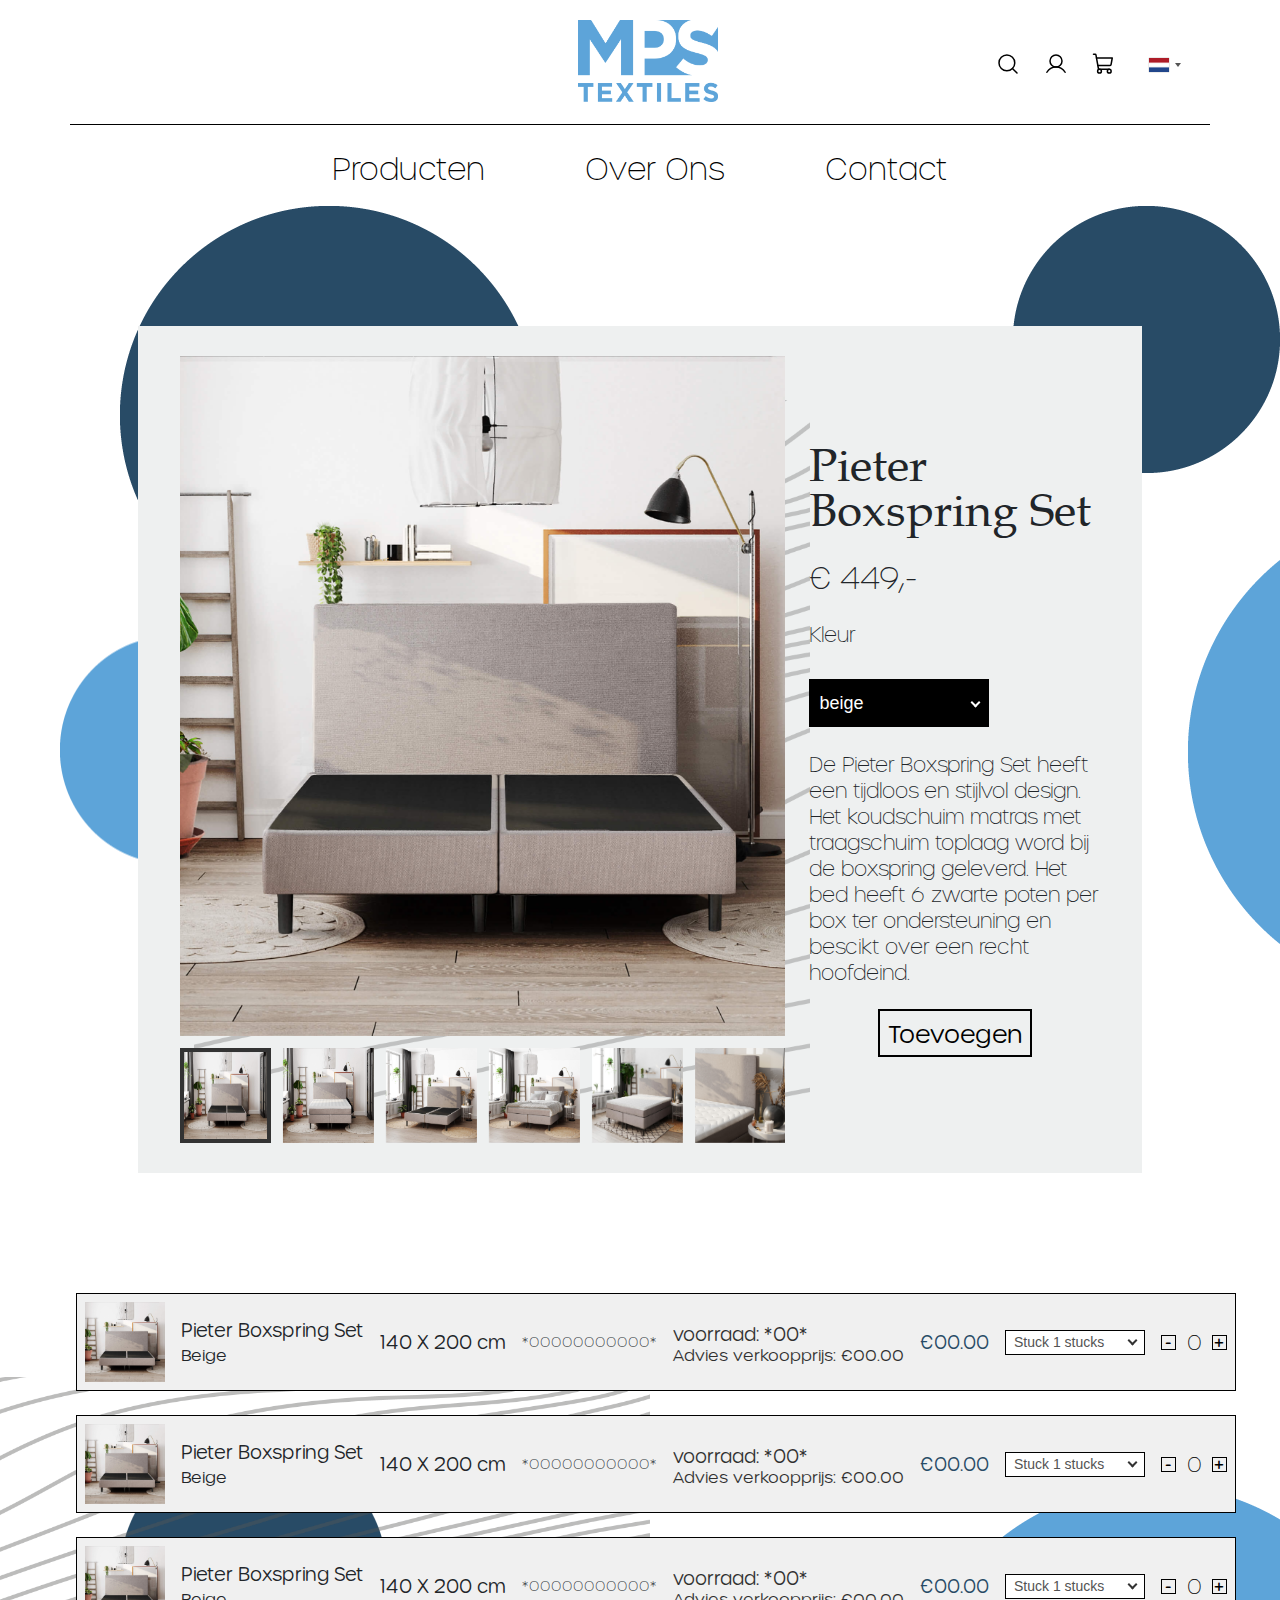
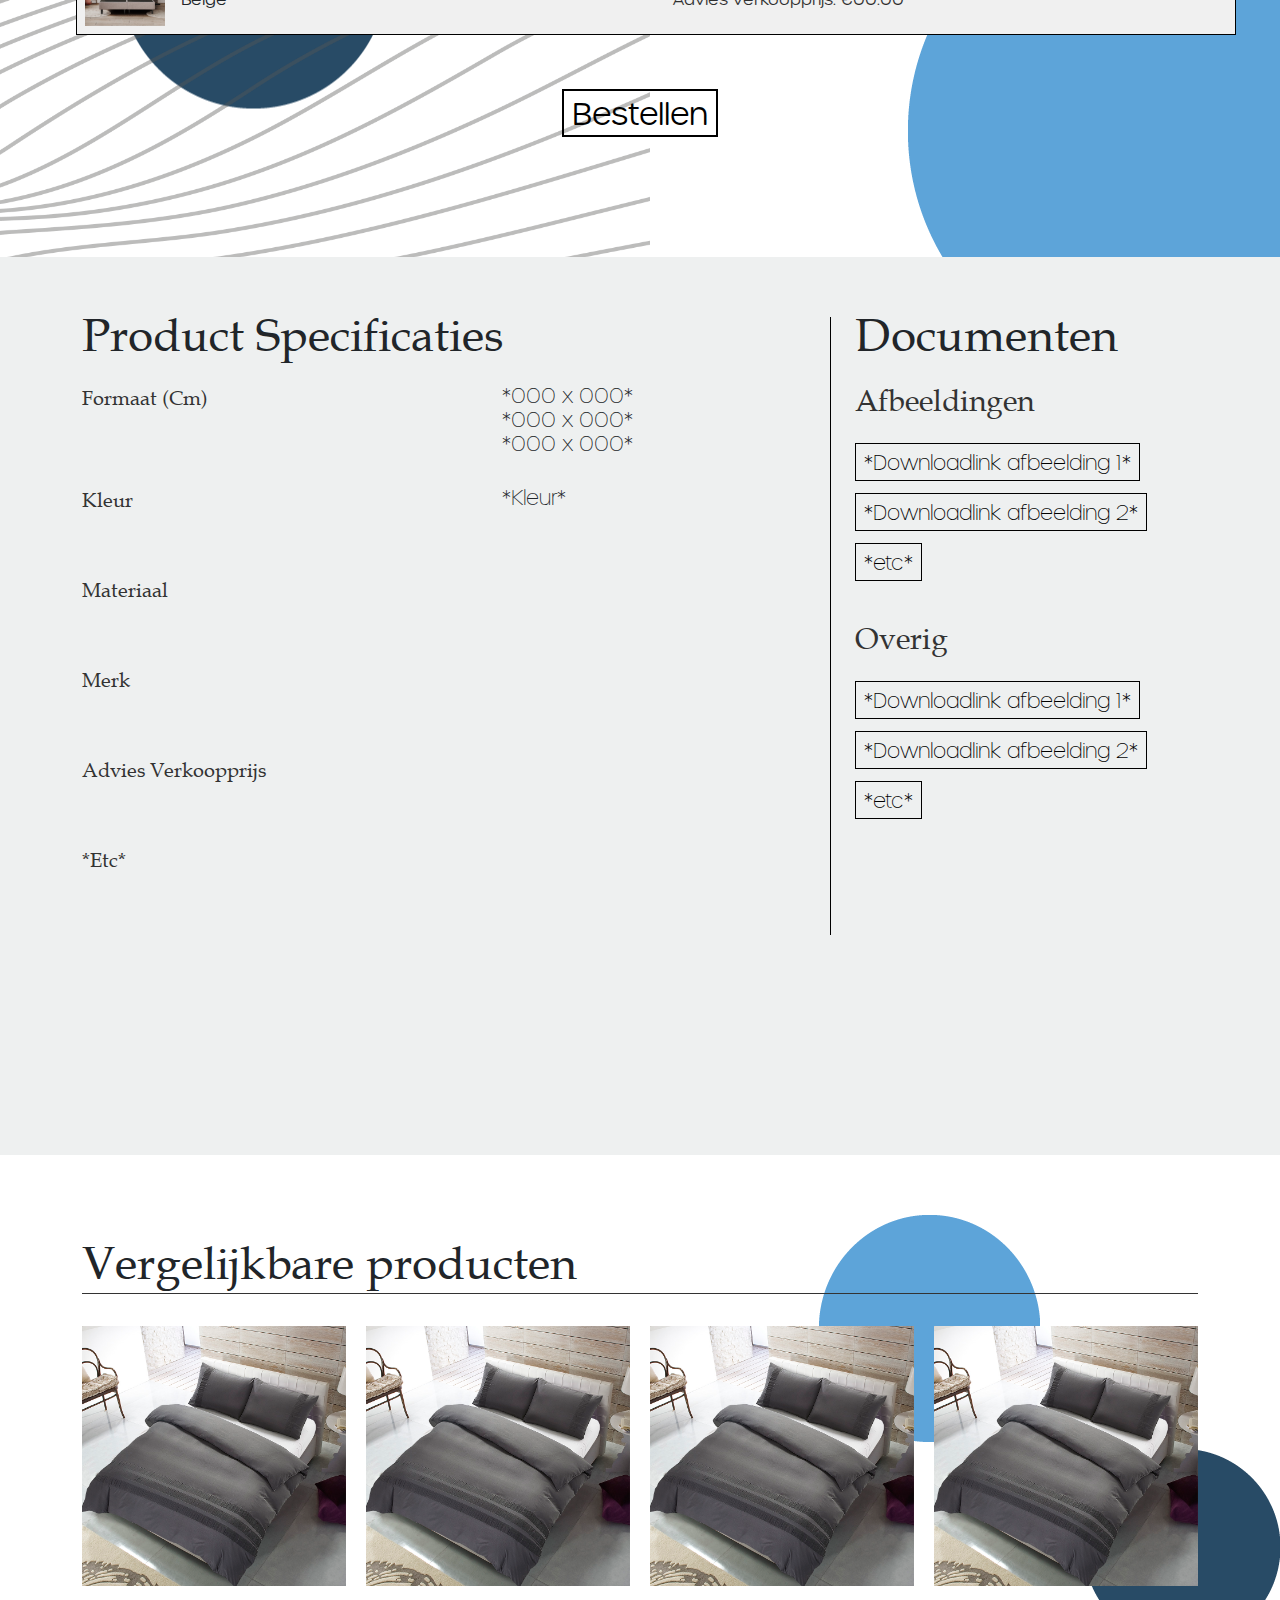
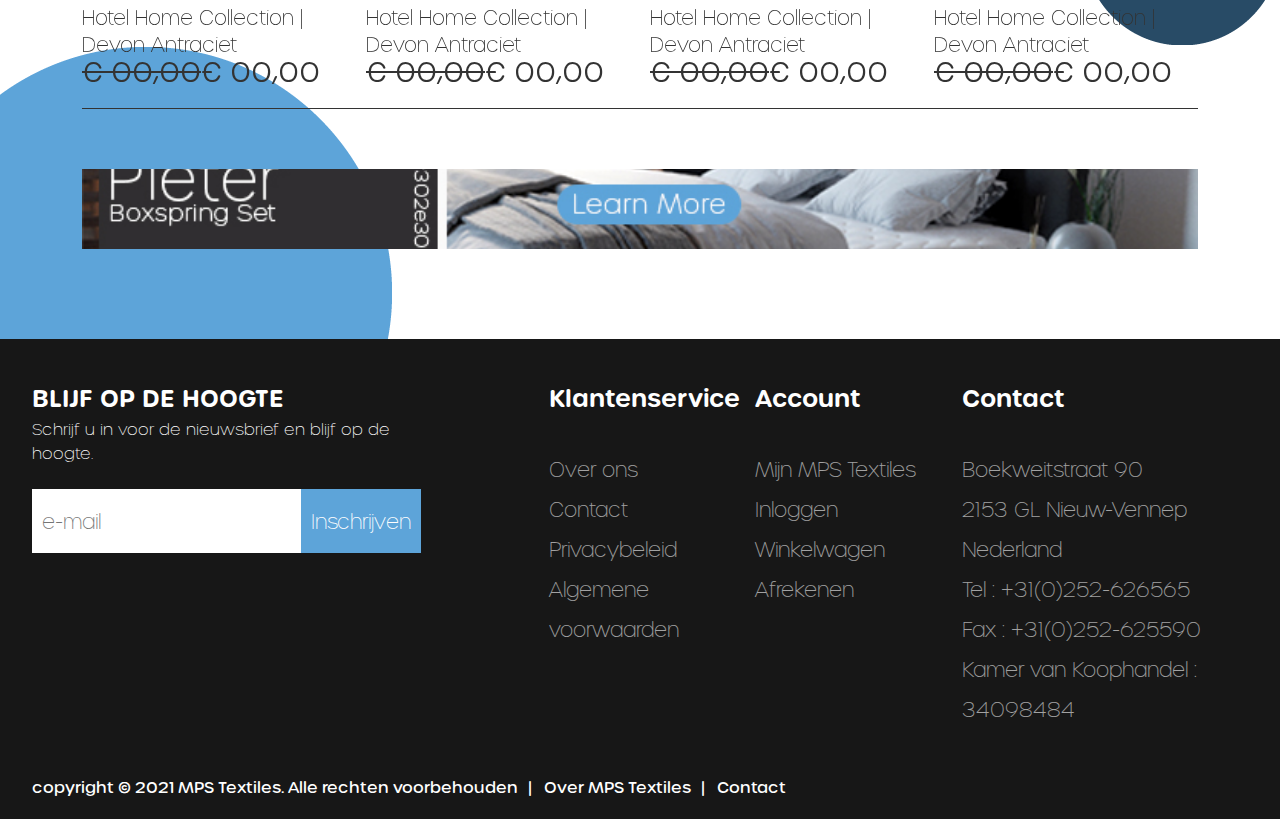
<file: individual-page.html>
<!DOCTYPE html>
<html lang="en">

<head>
	<meta charset="UTF-8" />
	<meta name="viewport" content="width=device-width, initial-scale=1.0" />
	<title>MPS TEXTiles</title>
	<!-- Favicon -->
	<!-- <link rel="icon" type="image/png" sizes="16x16" href=""> -->
	<link rel="stylesheet" href="assets/css/swiper-bundle.min.css" />
	<!-- Bootstrap -->
	<link rel="stylesheet" href="assets/css/bootstrap.min.css" />
	<link rel="stylesheet" href="assets/css/countrySelect.min.css" />
	<link rel="stylesheet" href="assets/css//bvselect.css" />
	<!-- Main css -->
	<link rel="stylesheet" href="assets/css/main.css" />
	<link rel="stylesheet" href="assets/css/main.css.map" />
</head>

<body>
	<!-- header section start  -->
	<header class="header">
		<!-- Top Content -->
		<div class="header-top__content">
			<div class="container">
				<div>
					<!-- brand logo -->
					<a href="index.html" class="logo">
						<img src="assets/images/logo.png" alt="brand-logo" class="img-fluid" />
					</a>
					<!-- Actions  -->
					<div class="header-actions">
						<ul>
							<li>
								<button type="button" data-bs-toggle="modal" data-bs-target="#searchModal">
									<img src="assets/images/icons/magnifying-glass.svg" alt="icon" />
								</button>
							</li>
							<li class="dropdown">
								<button class="dropdown-toggle" type="button" id="userDropOne" data-bs-toggle="dropdown"
									aria-expanded="false">
									<img src="assets/images/icons/user.svg" alt="icon" />
								</button>
								<div class="dropdown-menu" aria-labelledby="userDropOne">
									<ul>
										<li>
											<a href="#"> Drop Item </a>
										</li>
										<li>
											<a href="#"> Drop Item </a>
										</li>
									</ul>
								</div>
							</li>
							<li class="dropdown">
								<button data-bs-toggle="offcanvas" data-bs-target="#cart-right"
									aria-controls="cart-right">
									<img src="assets/images/icons/shopping-cart.svg" alt="icon" />
								</button>
							</li>
							<li>
								<input id="country_selector" type="text" />
							</li>
						</ul>
					</div>
				</div>
			</div>
		</div>
		<!-- bottom content  -->
		<div class="header-bottom__content">
			<div class="container position-relative">
				<ul class="menu">

					<li class="menu-item d-block d-lg-none">
						<!-- megamenu dropdown small screen starts -->
						<a class="nav-item" data-bs-toggle="offcanvas" href="#sideMegamenu" role="button"
							aria-controls="sideMegamenu">
							Producten
						</a>
					</li>
					<!-- megamenu dropdown small screen starts -->

					<li class="menu-item d-none d-lg-block">
						<a id="megaMenuButton" class="nav-item" data-bs-toggle="collapse" href="#megaMenu"
							aria-expanded="false" aria-controls="megaMenu">
							Producten
						</a>
					</li>

					<li class="menu-item">
						<a class="nav-item" href="overones.html">Over Ons</a>
					</li>
					<li class="menu-item">
						<a class="nav-item" href="contact.html">Contact</a>
					</li>
				</ul>

				<!-- megamenu start -->
				<div id="megaMenu" class="accordion-collapse mega-menu-desktop collapse"
					aria-labelledby="megaMenuButton">
					<div class="accordion-body p-4">

						<div class="row">
							<div class="nav flex-column nav-pills col-4 col-xxl-3 px-4 parent-menu" id="v-pills-tab"
								role="tablist" aria-orientation="vertical">

								<button class="nav-link" id="v-pills-Dekbedovertrek-tab" data-bs-toggle="pill"
									data-bs-target="#v-pills-Dekbedovertrek" type="button" role="tab"
									aria-controls="v-pills-Dekbedovertrek" aria-selected="true">Dekbedovertrek
								</button>

								<button class="nav-link" id="v-pills-Dekbed-tab" data-bs-toggle="pill"
									data-bs-target="#v-pills-Dekbed" type="button" role="tab"
									aria-controls="v-pills-Dekbed" aria-selected="true">Dekbed
								</button>

								<button class="nav-link" id="v-pills-Hoeslaken-tab" data-bs-toggle="pill"
									data-bs-target="#v-pills-Hoeslaken" type="button" role="tab"
									aria-controls="v-pills-Hoeslaken" aria-selected="true">Hoeslaken
								</button>

								<button class="nav-link" id="v-pills-Hoofdkussen-tab" data-bs-toggle="pill"
									data-bs-target="#v-pills-Hoofdkussen" type="button" role="tab"
									aria-controls="v-pills-Hoofdkussen" aria-selected="true">Hoofdkussen
								</button>

								<button class="nav-link" id="v-pills-Topper-tab" data-bs-toggle="pill"
									data-bs-target="#v-pills-Topper" type="button" role="tab"
									aria-controls="v-pills-Topper" aria-selected="true">Topper
								</button>

								<button class="nav-link" id="v-pills-Huisvesting-tab" data-bs-toggle="pill"
									data-bs-target="#v-pills-Huisvesting" type="button" role="tab"
									aria-controls="v-pills-Huisvesting" aria-selected="true">Huisvesting
								</button>

								<button class="nav-link" id="v-pills-Bedsprei-tab" data-bs-toggle="pill"
									data-bs-target="#v-pills-Bedsprei" type="button" role="tab"
									aria-controls="v-pills-Bedsprei" aria-selected="true">Bedsprei
								</button>

							</div>

							<div class="tab-content col-8 col-xxl-9" id="v-pills-tabContent">
								<div class="tab-pane fade show" id="v-pills-Dekbedovertrek" role="tabpanel"
									aria-labelledby="v-pills-Dekbedovertrek-tab">
									<div class="row">
										<div class="col-4 ps-5 pe-4 shoort-column">
											<ul>
												<li>
													<h3>Soort</h3>
												</li>
												<li><a href="#">Punt kussen</a></li>
												<li><a href="#">Box kussen</a></li>
												<li><a href="#">Ortho kussen </a></li>
											</ul>
										</div>
										<div class="col-4 ps-5 pe-4 vulling-column">
											<ul>
												<li>
													<h3>Vulling</h3>
												</li>
												<li><a href="#">Synthetisch</a></li>
												<li><a href="#">Kapok</a></li>
												<li><a href="#">Traagschuim</a></li>
												<li><a href="#">Dons</a></li>
												<li><a href="#">Dons veren</a></li>
												<li><a href="#">Veren</a></li>
												<li><a href="#">Schapen wol</a></li>
												<li><a href="#">Latex</a></li>
												<li><a href="#">Latex Ilke</a></li>
											</ul>
										</div>
										<div class="col-4 ps-5 pe-4">
											<ul>
												<li>
													<h3>Merk</h3>
												</li>
												<li><a href="#">Zydante Swiss Tech</a></li>
												<li><a href="#">Dream Fit</a></li>
												<li><a href="#">H2O</a></li>
												<li><a href="#">Cool Sleeper</a></li>
												<li><a href="#">Dr. Fit</a></li>
											</ul>
										</div>
									</div>
								</div>

								<div class="tab-pane fade show" id="v-pills-Dekbed" role="tabpanel"
									aria-labelledby="v-pills-Dekbed-tab">
									<div class="row">
										<div class="col-4 ps-5 pe-4 shoort-column">
											<ul>
												<li>
													<h3>Soort</h3>
												</li>
												<li><a href="#">Punt kussen</a></li>
												<li><a href="#">Box kussen</a></li>
												<li><a href="#">Ortho kussen </a></li>
											</ul>
										</div>
										<div class="col-4 ps-5 pe-4 vulling-column">
											<ul>
												<li>
													<h3>Vulling</h3>
												</li>
												<li><a href="#">Synthetisch</a></li>
												<li><a href="#">Kapok</a></li>
												<li><a href="#">Traagschuim</a></li>
												<li><a href="#">Dons</a></li>
												<li><a href="#">Dons veren</a></li>
												<li><a href="#">Veren</a></li>
												<li><a href="#">Schapen wol</a></li>
												<li><a href="#">Latex</a></li>
												<li><a href="#">Latex Ilke</a></li>
											</ul>
										</div>
										<div class="col-4 ps-5 pe-4">
											<ul>
												<li>
													<h3>Merk</h3>
												</li>
												<li><a href="#">Zydante Swiss Tech</a></li>
												<li><a href="#">Dream Fit</a></li>
												<li><a href="#">H2O</a></li>
												<li><a href="#">Cool Sleeper</a></li>
												<li><a href="#">Dr. Fit</a></li>
											</ul>
										</div>
									</div>
								</div>

								<div class="tab-pane fade show" id="v-pills-Hoeslaken" role="tabpanel"
									aria-labelledby="v-pills-Hoeslaken-tab">
									<div class="row">
										<div class="col-4 ps-5 pe-4 shoort-column">
											<ul>
												<li>
													<h3>Soort</h3>
												</li>
												<li><a href="#">Punt kussen</a></li>
												<li><a href="#">Box kussen</a></li>
												<li><a href="#">Ortho kussen </a></li>
											</ul>
										</div>
										<div class="col-4 ps-5 pe-4 vulling-column">
											<ul>
												<li>
													<h3>Vulling</h3>
												</li>
												<li><a href="#">Synthetisch</a></li>
												<li><a href="#">Kapok</a></li>
												<li><a href="#">Traagschuim</a></li>
												<li><a href="#">Dons</a></li>
												<li><a href="#">Dons veren</a></li>
												<li><a href="#">Veren</a></li>
												<li><a href="#">Schapen wol</a></li>
												<li><a href="#">Latex</a></li>
												<li><a href="#">Latex Ilke</a></li>
											</ul>
										</div>
										<div class="col-4 ps-5 pe-4">
											<ul>
												<li>
													<h3>Merk</h3>
												</li>
												<li><a href="#">Zydante Swiss Tech</a></li>
												<li><a href="#">Dream Fit</a></li>
												<li><a href="#">H2O</a></li>
												<li><a href="#">Cool Sleeper</a></li>
												<li><a href="#">Dr. Fit</a></li>
											</ul>
										</div>
									</div>
								</div>

								<div class="tab-pane fade show active" id="v-pills-Hoofdkussen" role="tabpanel"
									aria-labelledby="v-pills-Hoofdkussen-tab">
									<div class="row">
										<div class="col-4 ps-5 pe-4 shoort-column">
											<ul>
												<li>
													<h3>Soort</h3>
												</li>
												<li><a href="#">Punt kussen</a></li>
												<li><a href="#">Box kussen</a></li>
												<li><a href="#">Ortho kussen </a></li>
											</ul>
										</div>
										<div class="col-4 ps-5 pe-4 vulling-column">
											<ul>
												<li>
													<h3>Vulling</h3>
												</li>
												<li><a href="#">Synthetisch</a></li>
												<li><a href="#">Kapok</a></li>
												<li><a href="#">Traagschuim</a></li>
												<li><a href="#">Dons</a></li>
												<li><a href="#">Dons veren</a></li>
												<li><a href="#">Veren</a></li>
												<li><a href="#">Schapen wol</a></li>
												<li><a href="#">Latex</a></li>
												<li><a href="#">Latex Ilke</a></li>
											</ul>
										</div>
										<div class="col-4 ps-5 pe-4">
											<ul>
												<li>
													<h3>Merk</h3>
												</li>
												<li><a href="#">Zydante Swiss Tech</a></li>
												<li><a href="#">Dream Fit</a></li>
												<li><a href="#">H2O</a></li>
												<li><a href="#">Cool Sleeper</a></li>
												<li><a href="#">Dr. Fit</a></li>
											</ul>
										</div>
									</div>
								</div>

								<div class="tab-pane fade show" id="v-pills-Topper" role="tabpanel"
									aria-labelledby="v-pills-Topper-tab">
									<div class="row">
										<div class="col-4 ps-5 pe-4 shoort-column">
											<ul>
												<li>
													<h3>Soort</h3>
												</li>
												<li><a href="#">Punt kussen</a></li>
												<li><a href="#">Box kussen</a></li>
												<li><a href="#">Ortho kussen </a></li>
											</ul>
										</div>
										<div class="col-4 ps-5 pe-4 vulling-column">
											<ul>
												<li>
													<h3>Vulling</h3>
												</li>
												<li><a href="#">Synthetisch</a></li>
												<li><a href="#">Kapok</a></li>
												<li><a href="#">Traagschuim</a></li>
												<li><a href="#">Dons</a></li>
												<li><a href="#">Dons veren</a></li>
												<li><a href="#">Veren</a></li>
												<li><a href="#">Schapen wol</a></li>
												<li><a href="#">Latex</a></li>
												<li><a href="#">Latex Ilke</a></li>
											</ul>
										</div>
										<div class="col-4 ps-5 pe-4">
											<ul>
												<li>
													<h3>Merk</h3>
												</li>
												<li><a href="#">Zydante Swiss Tech</a></li>
												<li><a href="#">Dream Fit</a></li>
												<li><a href="#">H2O</a></li>
												<li><a href="#">Cool Sleeper</a></li>
												<li><a href="#">Dr. Fit</a></li>
											</ul>
										</div>
									</div>
								</div>

								<div class="tab-pane fade show" id="v-pills-Huisvesting" role="tabpanel"
									aria-labelledby="v-pills-Huisvesting-tab">
									<div class="row">
										<div class="col-4 ps-5 pe-4 shoort-column">
											<ul>
												<li>
													<h3>Soort</h3>
												</li>
												<li><a href="#">Punt kussen</a></li>
												<li><a href="#">Box kussen</a></li>
												<li><a href="#">Ortho kussen </a></li>
											</ul>
										</div>
										<div class="col-4 ps-5 pe-4 vulling-column">
											<ul>
												<li>
													<h3>Vulling</h3>
												</li>
												<li><a href="#">Synthetisch</a></li>
												<li><a href="#">Kapok</a></li>
												<li><a href="#">Traagschuim</a></li>
												<li><a href="#">Dons</a></li>
												<li><a href="#">Dons veren</a></li>
												<li><a href="#">Veren</a></li>
												<li><a href="#">Schapen wol</a></li>
												<li><a href="#">Latex</a></li>
												<li><a href="#">Latex Ilke</a></li>
											</ul>
										</div>
										<div class="col-4 ps-5 pe-4">
											<ul>
												<li>
													<h3>Merk</h3>
												</li>
												<li><a href="#">Zydante Swiss Tech</a></li>
												<li><a href="#">Dream Fit</a></li>
												<li><a href="#">H2O</a></li>
												<li><a href="#">Cool Sleeper</a></li>
												<li><a href="#">Dr. Fit</a></li>
											</ul>
										</div>
									</div>
								</div>

								<div class="tab-pane fade show" id="v-pills-Bedsprei" role="tabpanel"
									aria-labelledby="v-pills-Bedsprei-tab">
									<div class="row">
										<div class="col-4 ps-5 pe-4 shoort-column">
											<ul>
												<li>
													<h3>Soort</h3>
												</li>
												<li><a href="#">Punt kussen</a></li>
												<li><a href="#">Box kussen</a></li>
												<li><a href="#">Ortho kussen </a></li>
											</ul>
										</div>
										<div class="col-4 ps-5 pe-4 vulling-column">
											<ul>
												<li>
													<h3>Vulling</h3>
												</li>
												<li><a href="#">Synthetisch</a></li>
												<li><a href="#">Kapok</a></li>
												<li><a href="#">Traagschuim</a></li>
												<li><a href="#">Dons</a></li>
												<li><a href="#">Dons veren</a></li>
												<li><a href="#">Veren</a></li>
												<li><a href="#">Schapen wol</a></li>
												<li><a href="#">Latex</a></li>
												<li><a href="#">Latex Ilke</a></li>
											</ul>
										</div>
										<div class="col-4 ps-5 pe-4">
											<ul>
												<li>
													<h3>Merk</h3>
												</li>
												<li><a href="#">Zydante Swiss Tech</a></li>
												<li><a href="#">Dream Fit</a></li>
												<li><a href="#">H2O</a></li>
												<li><a href="#">Cool Sleeper</a></li>
												<li><a href="#">Dr. Fit</a></li>
											</ul>
										</div>
									</div>
								</div>

							</div>
						</div>

					</div>
				</div>
				<!-- megamenu big screen ended -->

				<!-- sidenav for small screen starts -->
				<div class="offcanvas offcanvas-start side-menu" tabindex="-1" id="sideMegamenu"
					aria-labelledby="sideMegamenuLabel">
					<div class="offcanvas-header">
						<h5 class="offcanvas-title text-white" id="sideMegamenuLabel">Producten</h5>
						<button type="button" class="btn-close btn-close-custom text-reset" data-bs-dismiss="offcanvas"
							aria-label="Close">X</button>
					</div>
					<div class="offcanvas-body">
						<div class="accordion accordion-flush" id="accordionFlushNav">
							<div class="accordion-item">
								<h2 class="accordion-header" id="flush-headingOne">
									<button class="accordion-button collapsed" type="button" data-bs-toggle="collapse"
										data-bs-target="#flush-collapseOne" aria-expanded="false"
										aria-controls="flush-collapseOne">
										Dekbedovertrek
									</button>
								</h2>
								<div id="flush-collapseOne" class="accordion-collapse collapse"
									aria-labelledby="flush-headingOne" data-bs-parent="#accordionFlushNav">
									<div class="accordion-body">

										<!--Dekbedovertrek sub Accordion start-->
										<div class="accordion accordion-flush" id="Dekbedovertrek-sub-accordion">
											<div class="accordion-item">
												<h2 class="accordion-header" id="Dekbedovertrek-sub-flush-headingOne">
													<button class="accordion-button sub-title collapsed" type="button"
														data-bs-toggle="collapse"
														data-bs-target="#Dekbedovertrek-soort-flush-collapseOne"
														aria-expanded="false"
														aria-controls="Dekbedovertrek-soort-flush-collapseOne">
														Soort
													</button>
												</h2>
												<div id="Dekbedovertrek-soort-flush-collapseOne"
													class="accordion-collapse collapse"
													aria-labelledby="Dekbedovertrek-sub-flush-headingOne"
													data-bs-parent="#Dekbedovertrek-sub-accordion">
													<ul>
														<li><a href="#">Punt kussen</a></li>
														<li><a href="#">Box kussen</a></li>
														<li><a href="#">Ortho kussen </a></li>
													</ul>
												</div>
											</div>
											<div class="accordion-item">
												<h2 class="accordion-header" id="Dekbedovertrek-sub-flush-headingTwo">
													<button class="accordion-button sub-title collapsed" type="button"
														data-bs-toggle="collapse"
														data-bs-target="#Dekbedovertrek-vulling-flush-collapseTwo"
														aria-expanded="false"
														aria-controls="Dekbedovertrek-vulling-flush-collapseTwo">
														Vulling
													</button>
												</h2>
												<div id="Dekbedovertrek-vulling-flush-collapseTwo"
													class="accordion-collapse collapse"
													aria-labelledby="Dekbedovertrek-sub-flush-headingTwo"
													data-bs-parent="#Dekbedovertrek-sub-accordion">
													<ul>
														<li><a href="#">Synthetisch</a></li>
														<li><a href="#">Kapok</a></li>
														<li><a href="#">Traagschuim</a></li>
														<li><a href="#">Dons</a></li>
														<li><a href="#">Dons veren</a></li>
														<li><a href="#">Veren</a></li>
														<li><a href="#">Schapen wol</a></li>
														<li><a href="#">Latex</a></li>
														<li><a href="#">Latex Ilke</a></li>
													</ul>
												</div>
											</div>
											<div class="accordion-item">
												<h2 class="accordion-header" id="Dekbedovertrek-sub-flush-headingThree">
													<button class="accordion-button sub-title collapsed" type="button"
														data-bs-toggle="collapse"
														data-bs-target="#Dekbedovertrek-merk-flush-collapseThree"
														aria-expanded="false"
														aria-controls="Dekbedovertrek-merk-flush-collapseThree">
														Merk
													</button>
												</h2>
												<div id="Dekbedovertrek-merk-flush-collapseThree"
													class="accordion-collapse collapse"
													aria-labelledby="Dekbedovertrek-sub-flush-headingThree"
													data-bs-parent="#Dekbedovertrek-sub-accordion">
													<ul>
														<li><a href="#">Zydante Swiss Tech</a></li>
														<li><a href="#">Dream Fit</a></li>
														<li><a href="#">H2O</a></li>
														<li><a href="#">Cool Sleeper</a></li>
														<li><a href="#">Dr. Fit</a></li>
													</ul>
												</div>
											</div>
										</div>
										<!--Dekbedovertrek sub Accordion end-->

									</div>
								</div>
							</div>
							<div class="accordion-item">
								<h2 class="accordion-header" id="flush-headingTwo">
									<button class="accordion-button collapsed" type="button" data-bs-toggle="collapse"
										data-bs-target="#flush-collapseTwo" aria-expanded="false"
										aria-controls="flush-collapseTwo">
										Dekbed
									</button>
								</h2>
								<div id="flush-collapseTwo" class="accordion-collapse collapse"
									aria-labelledby="flush-headingTwo" data-bs-parent="#accordionFlushNav">
									<div class="accordion-body">

										<!--Dekbed sub Accordion start-->
										<div class="accordion accordion-flush" id="Dekbed-sub-accordion">
											<div class="accordion-item">
												<h2 class="accordion-header" id="Dekbed-sub-flush-headingOne">
													<button class="accordion-button sub-title collapsed" type="button"
														data-bs-toggle="collapse"
														data-bs-target="#Dekbed-soort-flush-collapseOne"
														aria-expanded="false"
														aria-controls="Dekbed-soort-flush-collapseOne">
														Soort
													</button>
												</h2>
												<div id="Dekbed-soort-flush-collapseOne"
													class="accordion-collapse collapse"
													aria-labelledby="Dekbed-sub-flush-headingOne"
													data-bs-parent="#Dekbed-sub-accordion">
													<ul>
														<li><a href="#">Punt kussen</a></li>
														<li><a href="#">Box kussen</a></li>
														<li><a href="#">Ortho kussen </a></li>
													</ul>
												</div>
											</div>
											<div class="accordion-item">
												<h2 class="accordion-header" id="Dekbed-sub-flush-headingTwo">
													<button class="accordion-button sub-title collapsed" type="button"
														data-bs-toggle="collapse"
														data-bs-target="#Dekbed-vulling-flush-collapseTwo"
														aria-expanded="false"
														aria-controls="Dekbed-vulling-flush-collapseTwo">
														Vulling
													</button>
												</h2>
												<div id="Dekbed-vulling-flush-collapseTwo"
													class="accordion-collapse collapse"
													aria-labelledby="Dekbed-sub-flush-headingTwo"
													data-bs-parent="#Dekbed-sub-accordion">
													<ul>
														<li><a href="#">Synthetisch</a></li>
														<li><a href="#">Kapok</a></li>
														<li><a href="#">Traagschuim</a></li>
														<li><a href="#">Dons</a></li>
														<li><a href="#">Dons veren</a></li>
														<li><a href="#">Veren</a></li>
														<li><a href="#">Schapen wol</a></li>
														<li><a href="#">Latex</a></li>
														<li><a href="#">Latex Ilke</a></li>
													</ul>
												</div>
											</div>
											<div class="accordion-item">
												<h2 class="accordion-header" id="Dekbed-sub-flush-headingThree">
													<button class="accordion-button sub-title collapsed" type="button"
														data-bs-toggle="collapse"
														data-bs-target="#Dekbed-merk-flush-collapseThree"
														aria-expanded="false"
														aria-controls="Dekbed-merk-flush-collapseThree">
														Merk
													</button>
												</h2>
												<div id="Dekbed-merk-flush-collapseThree"
													class="accordion-collapse collapse"
													aria-labelledby="Dekbed-sub-flush-headingThree"
													data-bs-parent="#Dekbed-sub-accordion">
													<ul>
														<li><a href="#">Zydante Swiss Tech</a></li>
														<li><a href="#">Dream Fit</a></li>
														<li><a href="#">H2O</a></li>
														<li><a href="#">Cool Sleeper</a></li>
														<li><a href="#">Dr. Fit</a></li>
													</ul>
												</div>
											</div>
										</div>
										<!--Dekbed sub Accordion end-->

									</div>
								</div>
							</div>
							<div class="accordion-item">
								<h2 class="accordion-header" id="flush-headingThree">
									<button class="accordion-button collapsed" type="button" data-bs-toggle="collapse"
										data-bs-target="#flush-collapseThree" aria-expanded="false"
										aria-controls="flush-collapseThree">
										Hoeslaken
									</button>
								</h2>
								<div id="flush-collapseThree" class="accordion-collapse collapse"
									aria-labelledby="flush-headingThree" data-bs-parent="#accordionFlushNav">
									<div class="accordion-body">
										<!--Hoeslaken sub Accordion start-->
										<div class="accordion accordion-flush" id="Hoeslaken-sub-accordion">
											<div class="accordion-item">
												<h2 class="accordion-header" id="Hoeslaken-sub-flush-headingOne">
													<button class="accordion-button sub-title collapsed" type="button"
														data-bs-toggle="collapse"
														data-bs-target="#Hoeslaken-soort-flush-collapseOne"
														aria-expanded="false"
														aria-controls="Hoeslaken-soort-flush-collapseOne">
														Soort
													</button>
												</h2>
												<div id="Hoeslaken-soort-flush-collapseOne"
													class="accordion-collapse collapse"
													aria-labelledby="Hoeslaken-sub-flush-headingOne"
													data-bs-parent="#Hoeslaken-sub-accordion">
													<ul>
														<li><a href="#">Punt kussen</a></li>
														<li><a href="#">Box kussen</a></li>
														<li><a href="#">Ortho kussen </a></li>
													</ul>
												</div>
											</div>
											<div class="accordion-item">
												<h2 class="accordion-header" id="Hoeslaken-sub-flush-headingTwo">
													<button class="accordion-button sub-title collapsed" type="button"
														data-bs-toggle="collapse"
														data-bs-target="#Hoeslaken-vulling-flush-collapseTwo"
														aria-expanded="false"
														aria-controls="Hoeslaken-vulling-flush-collapseTwo">
														Vulling
													</button>
												</h2>
												<div id="Hoeslaken-vulling-flush-collapseTwo"
													class="accordion-collapse collapse"
													aria-labelledby="Hoeslaken-sub-flush-headingTwo"
													data-bs-parent="#Hoeslaken-sub-accordion">
													<ul>
														<li><a href="#">Synthetisch</a></li>
														<li><a href="#">Kapok</a></li>
														<li><a href="#">Traagschuim</a></li>
														<li><a href="#">Dons</a></li>
														<li><a href="#">Dons veren</a></li>
														<li><a href="#">Veren</a></li>
														<li><a href="#">Schapen wol</a></li>
														<li><a href="#">Latex</a></li>
														<li><a href="#">Latex Ilke</a></li>
													</ul>
												</div>
											</div>
											<div class="accordion-item">
												<h2 class="accordion-header" id="Hoeslaken-sub-flush-headingThree">
													<button class="accordion-button sub-title collapsed" type="button"
														data-bs-toggle="collapse"
														data-bs-target="#Hoeslaken-merk-flush-collapseThree"
														aria-expanded="false"
														aria-controls="Hoeslaken-merk-flush-collapseThree">
														Merk
													</button>
												</h2>
												<div id="Hoeslaken-merk-flush-collapseThree"
													class="accordion-collapse collapse"
													aria-labelledby="Hoeslaken-sub-flush-headingThree"
													data-bs-parent="#Hoeslaken-sub-accordion">
													<ul>
														<li><a href="#">Zydante Swiss Tech</a></li>
														<li><a href="#">Dream Fit</a></li>
														<li><a href="#">H2O</a></li>
														<li><a href="#">Cool Sleeper</a></li>
														<li><a href="#">Dr. Fit</a></li>
													</ul>
												</div>
											</div>
										</div>
										<!--Hoeslaken sub Accordion end-->
									</div>
								</div>
							</div>
							<div class="accordion-item">
								<h2 class="accordion-header" id="flush-headingFour">
									<button class="accordion-button collapsed" type="button" data-bs-toggle="collapse"
										data-bs-target="#flush-collapseFour" aria-expanded="false"
										aria-controls="flush-collapseThree">
										Hoofdkussen
									</button>
								</h2>
								<div id="flush-collapseFour" class="accordion-collapse collapse"
									aria-labelledby="flush-headingFour" data-bs-parent="#accordionFlushNav">
									<div class="accordion-body">
										<!--Hoofdkussen sub Accordion start-->
										<div class="accordion accordion-flush" id="Hoofdkussen-sub-accordion">
											<div class="accordion-item">
												<h2 class="accordion-header" id="Hoofdkussen-sub-flush-headingOne">
													<button class="accordion-button sub-title collapsed" type="button"
														data-bs-toggle="collapse"
														data-bs-target="#Hoofdkussen-soort-flush-collapseOne"
														aria-expanded="false"
														aria-controls="Hoofdkussen-soort-flush-collapseOne">
														Soort
													</button>
												</h2>
												<div id="Hoofdkussen-soort-flush-collapseOne"
													class="accordion-collapse collapse"
													aria-labelledby="Hoofdkussen-sub-flush-headingOne"
													data-bs-parent="#Hoofdkussen-sub-accordion">
													<ul>
														<li><a href="#">Punt kussen</a></li>
														<li><a href="#">Box kussen</a></li>
														<li><a href="#">Ortho kussen </a></li>
													</ul>
												</div>
											</div>
											<div class="accordion-item">
												<h2 class="accordion-header" id="Hoofdkussen-sub-flush-headingTwo">
													<button class="accordion-button sub-title collapsed" type="button"
														data-bs-toggle="collapse"
														data-bs-target="#Hoofdkussen-vulling-flush-collapseTwo"
														aria-expanded="false"
														aria-controls="Hoofdkussen-vulling-flush-collapseTwo">
														Vulling
													</button>
												</h2>
												<div id="Hoofdkussen-vulling-flush-collapseTwo"
													class="accordion-collapse collapse"
													aria-labelledby="Hoofdkussen-sub-flush-headingTwo"
													data-bs-parent="#Hoofdkussen-sub-accordion">
													<ul>
														<li><a href="#">Synthetisch</a></li>
														<li><a href="#">Kapok</a></li>
														<li><a href="#">Traagschuim</a></li>
														<li><a href="#">Dons</a></li>
														<li><a href="#">Dons veren</a></li>
														<li><a href="#">Veren</a></li>
														<li><a href="#">Schapen wol</a></li>
														<li><a href="#">Latex</a></li>
														<li><a href="#">Latex Ilke</a></li>
													</ul>
												</div>
											</div>
											<div class="accordion-item">
												<h2 class="accordion-header" id="Hoofdkussen-sub-flush-headingThree">
													<button class="accordion-button sub-title collapsed" type="button"
														data-bs-toggle="collapse"
														data-bs-target="#Hoofdkussen-merk-flush-collapseThree"
														aria-expanded="false"
														aria-controls="Hoofdkussen-merk-flush-collapseThree">
														Merk
													</button>
												</h2>
												<div id="Hoofdkussen-merk-flush-collapseThree"
													class="accordion-collapse collapse"
													aria-labelledby="Hoofdkussen-sub-flush-headingThree"
													data-bs-parent="#Hoofdkussen-sub-accordion">
													<ul>
														<li><a href="#">Zydante Swiss Tech</a></li>
														<li><a href="#">Dream Fit</a></li>
														<li><a href="#">H2O</a></li>
														<li><a href="#">Cool Sleeper</a></li>
														<li><a href="#">Dr. Fit</a></li>
													</ul>
												</div>
											</div>
										</div>
										<!--Hoofdkussen sub Accordion end-->
									</div>
								</div>
							</div>
							<div class="accordion-item">
								<h2 class="accordion-header" id="flush-headingFive">
									<button class="accordion-button collapsed" type="button" data-bs-toggle="collapse"
										data-bs-target="#flush-collapseFive" aria-expanded="false"
										aria-controls="flush-collapseThree">
										Topper
									</button>
								</h2>
								<div id="flush-collapseFive" class="accordion-collapse collapse"
									aria-labelledby="flush-headingFive" data-bs-parent="#accordionFlushNav">
									<div class="accordion-body">
										<!--Topper sub Accordion start-->
										<div class="accordion accordion-flush" id="Topper-sub-accordion">
											<div class="accordion-item">
												<h2 class="accordion-header" id="Topper-sub-flush-headingOne">
													<button class="accordion-button sub-title collapsed" type="button"
														data-bs-toggle="collapse"
														data-bs-target="#Topper-soort-flush-collapseOne"
														aria-expanded="false"
														aria-controls="Topper-soort-flush-collapseOne">
														Soort
													</button>
												</h2>
												<div id="Topper-soort-flush-collapseOne"
													class="accordion-collapse collapse"
													aria-labelledby="Topper-sub-flush-headingOne"
													data-bs-parent="#Topper-sub-accordion">
													<ul>
														<li><a href="#">Punt kussen</a></li>
														<li><a href="#">Box kussen</a></li>
														<li><a href="#">Ortho kussen </a></li>
													</ul>
												</div>
											</div>
											<div class="accordion-item">
												<h2 class="accordion-header" id="Topper-sub-flush-headingTwo">
													<button class="accordion-button sub-title collapsed" type="button"
														data-bs-toggle="collapse"
														data-bs-target="#Topper-vulling-flush-collapseTwo"
														aria-expanded="false"
														aria-controls="Topper-vulling-flush-collapseTwo">
														Vulling
													</button>
												</h2>
												<div id="Topper-vulling-flush-collapseTwo"
													class="accordion-collapse collapse"
													aria-labelledby="Topper-sub-flush-headingTwo"
													data-bs-parent="#Topper-sub-accordion">
													<ul>
														<li><a href="#">Synthetisch</a></li>
														<li><a href="#">Kapok</a></li>
														<li><a href="#">Traagschuim</a></li>
														<li><a href="#">Dons</a></li>
														<li><a href="#">Dons veren</a></li>
														<li><a href="#">Veren</a></li>
														<li><a href="#">Schapen wol</a></li>
														<li><a href="#">Latex</a></li>
														<li><a href="#">Latex Ilke</a></li>
													</ul>
												</div>
											</div>
											<div class="accordion-item">
												<h2 class="accordion-header" id="Topper-sub-flush-headingThree">
													<button class="accordion-button sub-title collapsed" type="button"
														data-bs-toggle="collapse"
														data-bs-target="#Topper-merk-flush-collapseThree"
														aria-expanded="false"
														aria-controls="Topper-merk-flush-collapseThree">
														Merk
													</button>
												</h2>
												<div id="Topper-merk-flush-collapseThree"
													class="accordion-collapse collapse"
													aria-labelledby="Topper-sub-flush-headingThree"
													data-bs-parent="#Topper-sub-accordion">
													<ul>
														<li><a href="#">Zydante Swiss Tech</a></li>
														<li><a href="#">Dream Fit</a></li>
														<li><a href="#">H2O</a></li>
														<li><a href="#">Cool Sleeper</a></li>
														<li><a href="#">Dr. Fit</a></li>
													</ul>
												</div>
											</div>
										</div>
										<!--Topper sub Accordion end-->
									</div>
								</div>
							</div>
							<div class="accordion-item">
								<h2 class="accordion-header" id="flush-headingSix">
									<button class="accordion-button collapsed" type="button" data-bs-toggle="collapse"
										data-bs-target="#flush-collapseSix" aria-expanded="false"
										aria-controls="flush-collapseThree">
										Huisvesting
									</button>
								</h2>
								<div id="flush-collapseSix" class="accordion-collapse collapse"
									aria-labelledby="flush-headingSix" data-bs-parent="#accordionFlushNav">
									<div class="accordion-body">
										<!--Huisvesting sub Accordion start-->
										<div class="accordion accordion-flush" id="Huisvesting-sub-accordion">
											<div class="accordion-item">
												<h2 class="accordion-header" id="Huisvesting-sub-flush-headingOne">
													<button class="accordion-button sub-title collapsed" type="button"
														data-bs-toggle="collapse"
														data-bs-target="#Huisvesting-soort-flush-collapseOne"
														aria-expanded="false"
														aria-controls="Huisvesting-soort-flush-collapseOne">
														Soort
													</button>
												</h2>
												<div id="Huisvesting-soort-flush-collapseOne"
													class="accordion-collapse collapse"
													aria-labelledby="Huisvesting-sub-flush-headingOne"
													data-bs-parent="#Huisvesting-sub-accordion">
													<ul>
														<li><a href="#">Punt kussen</a></li>
														<li><a href="#">Box kussen</a></li>
														<li><a href="#">Ortho kussen </a></li>
													</ul>
												</div>
											</div>
											<div class="accordion-item">
												<h2 class="accordion-header" id="Huisvesting-sub-flush-headingTwo">
													<button class="accordion-button sub-title collapsed" type="button"
														data-bs-toggle="collapse"
														data-bs-target="#Huisvesting-vulling-flush-collapseTwo"
														aria-expanded="false"
														aria-controls="Huisvesting-vulling-flush-collapseTwo">
														Vulling
													</button>
												</h2>
												<div id="Huisvesting-vulling-flush-collapseTwo"
													class="accordion-collapse collapse"
													aria-labelledby="Huisvesting-sub-flush-headingTwo"
													data-bs-parent="#Huisvesting-sub-accordion">
													<ul>
														<li><a href="#">Synthetisch</a></li>
														<li><a href="#">Kapok</a></li>
														<li><a href="#">Traagschuim</a></li>
														<li><a href="#">Dons</a></li>
														<li><a href="#">Dons veren</a></li>
														<li><a href="#">Veren</a></li>
														<li><a href="#">Schapen wol</a></li>
														<li><a href="#">Latex</a></li>
														<li><a href="#">Latex Ilke</a></li>
													</ul>
												</div>
											</div>
											<div class="accordion-item">
												<h2 class="accordion-header" id="Huisvesting-sub-flush-headingThree">
													<button class="accordion-button sub-title collapsed" type="button"
														data-bs-toggle="collapse"
														data-bs-target="#Huisvesting-merk-flush-collapseThree"
														aria-expanded="false"
														aria-controls="Huisvesting-merk-flush-collapseThree">
														Merk
													</button>
												</h2>
												<div id="Huisvesting-merk-flush-collapseThree"
													class="accordion-collapse collapse"
													aria-labelledby="Huisvesting-sub-flush-headingThree"
													data-bs-parent="#Huisvesting-sub-accordion">
													<ul>
														<li><a href="#">Zydante Swiss Tech</a></li>
														<li><a href="#">Dream Fit</a></li>
														<li><a href="#">H2O</a></li>
														<li><a href="#">Cool Sleeper</a></li>
														<li><a href="#">Dr. Fit</a></li>
													</ul>
												</div>
											</div>
										</div>
										<!--Huisvesting sub Accordion end-->
									</div>
								</div>
							</div>
							<div class="accordion-item">
								<h2 class="accordion-header" id="flush-headingSeven">
									<button class="accordion-button collapsed" type="button" data-bs-toggle="collapse"
										data-bs-target="#flush-collapseSeven" aria-expanded="false"
										aria-controls="flush-collapseThree">
										Bedsprei
									</button>
								</h2>
								<div id="flush-collapseSeven" class="accordion-collapse collapse"
									aria-labelledby="flush-headingSeven" data-bs-parent="#accordionFlushNav">
									<div class="accordion-body">
										<!--Bedsprei sub Accordion start-->
										<div class="accordion accordion-flush" id="Bedsprei-sub-accordion">
											<div class="accordion-item">
												<h2 class="accordion-header" id="Bedsprei-sub-flush-headingOne">
													<button class="accordion-button sub-title collapsed" type="button"
														data-bs-toggle="collapse"
														data-bs-target="#Bedsprei-soort-flush-collapseOne"
														aria-expanded="false"
														aria-controls="Bedsprei-soort-flush-collapseOne">
														Soort
													</button>
												</h2>
												<div id="Bedsprei-soort-flush-collapseOne"
													class="accordion-collapse collapse"
													aria-labelledby="Bedsprei-sub-flush-headingOne"
													data-bs-parent="#Bedsprei-sub-accordion">
													<ul>
														<li><a href="#">Punt kussen</a></li>
														<li><a href="#">Box kussen</a></li>
														<li><a href="#">Ortho kussen </a></li>
													</ul>
												</div>
											</div>
											<div class="accordion-item">
												<h2 class="accordion-header" id="Bedsprei-sub-flush-headingTwo">
													<button class="accordion-button sub-title collapsed" type="button"
														data-bs-toggle="collapse"
														data-bs-target="#Bedsprei-vulling-flush-collapseTwo"
														aria-expanded="false"
														aria-controls="Bedsprei-vulling-flush-collapseTwo">
														Vulling
													</button>
												</h2>
												<div id="Bedsprei-vulling-flush-collapseTwo"
													class="accordion-collapse collapse"
													aria-labelledby="Bedsprei-sub-flush-headingTwo"
													data-bs-parent="#Bedsprei-sub-accordion">
													<ul>
														<li><a href="#">Synthetisch</a></li>
														<li><a href="#">Kapok</a></li>
														<li><a href="#">Traagschuim</a></li>
														<li><a href="#">Dons</a></li>
														<li><a href="#">Dons veren</a></li>
														<li><a href="#">Veren</a></li>
														<li><a href="#">Schapen wol</a></li>
														<li><a href="#">Latex</a></li>
														<li><a href="#">Latex Ilke</a></li>
													</ul>
												</div>
											</div>
											<div class="accordion-item">
												<h2 class="accordion-header" id="Bedsprei-sub-flush-headingThree">
													<button class="accordion-button sub-title collapsed" type="button"
														data-bs-toggle="collapse"
														data-bs-target="#Bedsprei-merk-flush-collapseThree"
														aria-expanded="false"
														aria-controls="Bedsprei-merk-flush-collapseThree">
														Merk
													</button>
												</h2>
												<div id="Bedsprei-merk-flush-collapseThree"
													class="accordion-collapse collapse"
													aria-labelledby="Bedsprei-sub-flush-headingThree"
													data-bs-parent="#Bedsprei-sub-accordion">
													<ul>
														<li><a href="#">Zydante Swiss Tech</a></li>
														<li><a href="#">Dream Fit</a></li>
														<li><a href="#">H2O</a></li>
														<li><a href="#">Cool Sleeper</a></li>
														<li><a href="#">Dr. Fit</a></li>
													</ul>
												</div>
											</div>
										</div>
										<!--Bedsprei sub Accordion end-->
									</div>
								</div>
							</div>
						</div>
					</div>
				</div>
				<!-- megamenu end -->
			</div>
		</div>
	</header>
	<!-- header section end  -->

	<!-- cart section start -->
	<div class="offcanvas offcanvas-end" tabindex="-1" id="cart-right" aria-labelledby="cart-rightLabel">
		<div class="offcanvas-header">
			<button class="d-flex align-items-center" type="button" data-bs-dismiss="offcanvas" aria-label="Close"><img
					src="assets/images/icons/arrow-left.png" alt="" class="pe-2"> Verder winkelen</button>
		</div>
		<div class="offcanvas-body ps-sm-4 position-relative">
			<ul class="product-cart">
				<li class="cart-item d-flex align-items-center">
					<div class="product-img">
						<a href="#"><img src="assets/images/cart/image-1.jpg" alt="product-img" class="img-fluid"></a>
					</div>
					<div class="product-text">
						<a href="#" class="product-description">Doctor Fit Dream Nature | box pillow</a>
						<div class="d-flex justify-content-between">
							<p class="product-price">€9.95</p>
							<div class="d-flex align-items-center product-quantity-box">
								<button>-</button>
								<span class="product-quantity">1</span>
								<button>+</button>
							</div>
						</div>
					</div>
				</li>
				<li class="cart-item d-flex align-items-center">
					<div class="product-img">
						<a href="#"><img src="assets/images/cart/image-2.png" alt="product-img" class="img-fluid"></a>
					</div>
					<div class="product-text">
						<a href="#" class="product-description">*merk/collectie* | *Type/ kleur*</a>
						<div class="d-flex justify-content-between">
							<p class="product-price">€00.00</p>
							<div class="d-flex align-items-center product-quantity-box">
								<button>-</button>
								<span class="product-quantity">1</span>
								<button>+</button>
							</div>
						</div>
					</div>
				</li>
				<li class="cart-item d-flex align-items-center">
					<div class="product-img">
						<a href="#"><img src="assets/images/cart/image-2.png" alt="product-img" class="img-fluid"></a>
					</div>
					<div class="product-text">
						<a href="#" class="product-description">*merk/collectie* | *Type/kleur*</a>
						<div class="d-flex justify-content-between">
							<p class="product-price">€9.95</p>
							<div class="d-flex align-items-center product-quantity-box">
								<button>-</button>
								<span class="product-quantity">1</span>
								<button>+</button>
							</div>
						</div>
					</div>
				</li>
				<li class="cart-item d-flex align-items-center">
					<div class="product-img">
						<a href="#"><img src="assets/images/cart/image-1.jpg" alt="product-img" class="img-fluid"></a>
					</div>
					<div class="product-text">
						<a href="#" class="product-description">Doctor Fit Dream Nature | box pillow</a>
						<div class="d-flex justify-content-between">
							<p class="product-price">€9.95</p>
							<div class="d-flex align-items-center product-quantity-box">
								<button>-</button>
								<span class="product-quantity">1</span>
								<button>+</button>
							</div>
						</div>
					</div>
				</li>
				<li class="cart-item d-flex align-items-center">
					<div class="product-img">
						<a href="#"><img src="assets/images/cart/image-2.png" alt="product-img" class="img-fluid"></a>
					</div>
					<div class="product-text">
						<a href="#" class="product-description">*merk/collectie* | *Type/ kleur*</a>
						<div class="d-flex justify-content-between">
							<p class="product-price">€00.00</p>
							<div class="d-flex align-items-center product-quantity-box">
								<button>-</button>
								<span class="product-quantity">1</span>
								<button>+</button>
							</div>
						</div>
					</div>
				</li>
				<li class="cart-item d-flex align-items-center">
					<div class="product-img">
						<a href="#"><img src="assets/images/cart/image-2.png" alt="product-img" class="img-fluid"></a>
					</div>
					<div class="product-text">
						<a href="#" class="product-description">*merk/collectie* | *Type/kleur*</a>
						<div class="d-flex justify-content-between">
							<p class="product-price">€9.95</p>
							<div class="d-flex align-items-center product-quantity-box">
								<button>-</button>
								<span class="product-quantity">1</span>
								<button>+</button>
							</div>
						</div>
					</div>
				</li>
				<li class="cart-item d-flex align-items-center">
					<div class="product-img">
						<a href="#"><img src="assets/images/cart/image-1.jpg" alt="product-img" class="img-fluid"></a>
					</div>
					<div class="product-text">
						<a href="#" class="product-description">Doctor Fit Dream Nature | box pillow</a>
						<div class="d-flex justify-content-between">
							<p class="product-price">€9.95</p>
							<div class="d-flex align-items-center product-quantity-box">
								<button>-</button>
								<span class="product-quantity">1</span>
								<button>+</button>
							</div>
						</div>
					</div>
				</li>
				<li class="cart-item d-flex align-items-center">
					<div class="product-img">
						<a href="#"><img src="assets/images/cart/image-2.png" alt="product-img" class="img-fluid"></a>
					</div>
					<div class="product-text">
						<a href="#" class="product-description">*merk/collectie* | *Type/ kleur*</a>
						<div class="d-flex justify-content-between">
							<p class="product-price">€00.00</p>
							<div class="d-flex align-items-center product-quantity-box">
								<button>-</button>
								<span class="product-quantity">1</span>
								<button>+</button>
							</div>
						</div>
					</div>
				</li>
				<li class="cart-item d-flex align-items-center">
					<div class="product-img">
						<a href="#"><img src="assets/images/cart/image-2.png" alt="product-img" class="img-fluid"></a>
					</div>
					<div class="product-text">
						<a href="#" class="product-description">*merk/collectie* | *Type/kleur*</a>
						<div class="d-flex justify-content-between">
							<p class="product-price">€9.95</p>
							<div class="d-flex align-items-center product-quantity-box">
								<button>-</button>
								<span class="product-quantity">1</span>
								<button>+</button>
							</div>
						</div>
					</div>
				</li>
			</ul>
			<div class="cart-footer">
				<p class="separator"> Verzendkosten worden tijdens het afrekenen berekend</p>
				<div class="d-flex justify-content-between pt-3 pb-4 fs-5">
					<p>Subtotaal</p>
					<p>€ 00.00</p>
				</div>
				<div class="text-center">
					<a href="#" class="btn-border">Afrekenen</a>
				</div>
			</div>
		</div>
	</div>
	<!-- cart section end -->

	<!-- gallary section start  -->
	<section class="product">
		<div class="container">
			<div class="row product-content align-items-center">
				<div class="col-lg-8">
					<div class="swiper product-gallary">
						<div class="swiper-wrapper">
							<div class="swiper-slide">
								<img src="assets/images/gallary/0.jpg" />
							</div>
							<div class="swiper-slide">
								<img src="assets/images/gallary/1.jpg" />
							</div>
							<div class="swiper-slide">
								<img src="assets/images/gallary/2.jpg" />
							</div>
							<div class="swiper-slide">
								<img src="assets/images/gallary/3.jpg" />
							</div>
							<div class="swiper-slide">
								<img src="assets/images/gallary/4.jpg" />
							</div>
							<div class="swiper-slide">
								<img src="assets/images/gallary/5.jpg" />
							</div>
						</div>
						<!-- <div class="swiper-button-next"></div>
							<div class="swiper-button-prev"></div> -->
					</div>
					<div thumbsSlider="" class="swiper product-gallary__thumbs">
						<div class="swiper-wrapper">
							<div class="swiper-slide">
								<img src="assets/images/gallary/0.jpg" />
							</div>
							<div class="swiper-slide">
								<img src="assets/images/gallary/1.jpg" />
							</div>
							<div class="swiper-slide">
								<img src="assets/images/gallary/2.jpg" />
							</div>
							<div class="swiper-slide">
								<img src="assets/images/gallary/3.jpg" />
							</div>
							<div class="swiper-slide">
								<img src="assets/images/gallary/4.jpg" />
							</div>
							<div class="swiper-slide">
								<img src="assets/images/gallary/5.jpg" />
							</div>
						</div>
					</div>
				</div>
				<div class="col-lg-4">
					<div class="info">
						<h2>
							Pieter <br />
							Boxspring Set
						</h2>
						<span class="my-4">€ 449,-</span>
						<p class="pb-2">Kleur</p>
						<!-- Drop Action -->
						<div class="pieter">
							<select id="pieterSelect" class="pieter-select">
								<option value="1" class="pieter-select-item">
									<span class="cirlcle"></span>
									Grijs
								</option>
								<option value="2" class="pieter-select-item">
									<span class="cirlcle"></span>
									antraciet
								</option>
								<option value="2" class="pieter-select-item">
									<span class="cirlcle"></span>
									zwart
								</option>
								<option value="2" class="pieter-select-item" selected>
									<span class="cirlcle"></span>
									beige
								</option>
							</select>
						</div>

						<p>
							De Pieter Boxspring Set heeft een tijdloos en stijlvol
							design. Het koudschuim matras met traagschuim toplaag word
							bij de boxspring geleverd. Het bed heeft 6 zwarte poten
							per box ter ondersteuning en bescikt over een recht
							hoofdeind.
						</p>

						<div class="d-flex justify-content-center">
							<button>Toevoegen</button>
						</div>
					</div>
				</div>

				<div class="product-content__overlay">
					<img src="assets/images/pattern-tigger.png" alt="" />
				</div>
			</div>
		</div>

		<div class="product-overlay">
			<div class="item item-one">
				<img src="assets/images/shape/shape-one.png" alt="shape" />
			</div>
			<div class="item item-two">
				<img src="assets/images/shape/shape-two.png" alt="shape" />
			</div>
			<div class="item item-three">
				<img src="assets/images/shape/shape-three.png" alt="shape" />
			</div>
			<div class="item item-four">
				<img src="assets/images/shape/shape-seven.png" alt="shape" />
			</div>
			<div class="item item-five">
				<a href="#">
					<img src="assets/images/promo/ads-six.jpg" alt="shape" />
				</a>
			</div>
		</div>
	</section>
	<!-- gallary section end   -->

	<!-- table section start  -->
	<section class="price-table">
		<div class="container">
			<div class="table-responsive-xl">
				<table class="table">
					<tr class="price-card">
						<td>
							<div class="price-card__img">
								<img src="assets/images/gallary/0.jpg" alt="" />
							</div>
						</td>
						<td>
							<div class="info">
								<h2 class="price-card__heading">
									Pieter Boxspring Set
								</h2>
								<span>Beige </span>
							</div>
						</td>
						<td>
							<div class="size">140 X 200 cm</div>
						</td>
						<td>
							<div class="range">*00000000000*</div>
						</td>
						<td>
							<div class="product-info">
								<h6>voorraad: *00*</h6>
								<p>Advies verkoopprijs: €00.00</p>
							</div>
						</td>
						<td>
							<h2 class="price">€00.00</h2>
						</td>
						<td>
							<select id="stucks-one">
								<option value="1" selected>Stuck 1 stucks</option>
								<option value="2">Stuck 10 stucks</option>
								<option value="3">Stuck 100 stucks</option>
							</select>
						</td>

						<td>
							<div class="count">
								<button onclick="decrement()">-</button>
								<input type="number" id="counterField" value="0" min="0" max="100" />

								<button onclick="increment()">+</button>
							</div>
						</td>
					</tr>
					<tr class="price-card">
						<td>
							<div class="price-card__img">
								<img src="assets/images/gallary/0.jpg" alt="" />
							</div>
						</td>
						<td>
							<div class="info">
								<h2 class="price-card__heading">
									Pieter Boxspring Set
								</h2>
								<span>Beige </span>
							</div>
						</td>
						<td>
							<div class="size">140 X 200 cm</div>
						</td>
						<td>
							<div class="range">*00000000000*</div>
						</td>
						<td>
							<div class="product-info">
								<h6>voorraad: *00*</h6>
								<p>Advies verkoopprijs: €00.00</p>
							</div>
						</td>
						<td>
							<h2 class="price">€00.00</h2>
						</td>
						<td>
							<select id="stucks-two">
								<option value="0" selected>Stuck 1 stucks</option>
								<option value="2">Stuck 10 stucks</option>
								<option value="3">Stuck 100 stucks</option>
							</select>
						</td>

						<td>
							<div class="count">
								<button>-</button>
								<input type="number" id="counterField" value="0" min="0" max="100" />

								<button>+</button>
							</div>
						</td>
					</tr>
					<tr class="price-card">
						<td>
							<div class="price-card__img">
								<img src="assets/images/gallary/0.jpg" alt="" />
							</div>
						</td>
						<td>
							<div class="info">
								<h2 class="price-card__heading">
									Pieter Boxspring Set
								</h2>
								<span>Beige </span>
							</div>
						</td>
						<td>
							<div class="size">140 X 200 cm</div>
						</td>
						<td>
							<div class="range">*00000000000*</div>
						</td>
						<td>
							<div class="product-info">
								<h6>voorraad: *00*</h6>
								<p>Advies verkoopprijs: €00.00</p>
							</div>
						</td>
						<td>
							<h2 class="price">€00.00</h2>
						</td>
						<td>
							<select id="stucks-three">
								<option value="0" selected>Stuck 1 stucks</option>
								<option value="2">Stuck 10 stucks</option>
								<option value="3">Stuck 100 stucks</option>
							</select>
						</td>

						<td>
							<div class="count">
								<button>-</button>
								<input type="number" id="counterField" value="0" min="0" max="100" />

								<button>+</button>
							</div>
						</td>
					</tr>
				</table>
			</div>

			<div class="price-table__action">
				<button class="hover-effect">Bestellen</button>
			</div>
		</div>

		<div class="price-overlay">
			<div class="item item-one">
				<img src="assets/images/shape/shape-one.png" alt="shape" />
			</div>

			<div class="item item-two">
				<img src="assets/images/shape/shape-three.png" alt="shape" />
			</div>
			<div class="item item-three">
				<img src="assets/images/pattern-tigger.png" alt="shape" />
			</div>
		</div>
	</section>
	<!-- table section end  -->

	<!-- specification section start  -->
	<section class="specification">
		<div class="container">
			<div class="row">
				<div class="col-lg-8">
					<div class="specification-info">
						<h2>Product specificaties</h2>

						<div class="info">
							<div class="info-item">
								<div class="left">
									<h2>Formaat (cm)</h2>
								</div>
								<div class="right">
									<p>*000 x 000*</p>
									<p>*000 x 000*</p>
									<p>*000 x 000*</p>
								</div>
							</div>
							<div class="info-item">
								<div class="left">
									<h2>Kleur</h2>
								</div>
								<div class="right">
									<p>*Kleur*</p>
								</div>
							</div>
							<div class="info-item">
								<div class="left">
									<h2>Materiaal</h2>
								</div>
							</div>
							<div class="info-item">
								<div class="left">
									<h2>Merk</h2>
								</div>
							</div>
							<div class="info-item">
								<div class="left">
									<h2>Advies verkoopprijs</h2>
								</div>
							</div>
							<div class="info-item">
								<div class="left">
									<h2>*etc*</h2>
								</div>
							</div>
						</div>
					</div>
				</div>
				<div class="col-lg-4 specification-documentation">
					<div class="">
						<h2>Documenten</h2>

						<div class="documentation-item">
							<h2>Afbeeldingen</h2>
							<ul>
								<li>
									<button class="hover-effect">
										*Downloadlink afbeelding 1*
									</button>
								</li>
								<li>
									<button class="hover-effect">
										*Downloadlink afbeelding 2*
									</button>
								</li>
								<li><button class="hover-effect">*etc*</button></li>
							</ul>
						</div>

						<div class="documentation-item">
							<h2>Overig</h2>
							<ul>
								<li>
									<button class="hover-effect">
										*Downloadlink afbeelding 1*
									</button>
								</li>
								<li>
									<button class="hover-effect">
										*Downloadlink afbeelding 2*
									</button>
								</li>
								<li><button class="hover-effect">*etc*</button></li>
							</ul>
						</div>
					</div>
				</div>
			</div>
		</div>
	</section>
	<!-- specification section end  -->

	<!-- production section start  -->
	<section class="production">
		<div class="container">
			<div class="production-content">
				<h2 class="production-heading">Vergelijkbare producten</h2>
			</div>
			<div class="swiper products-slider">
				<div class="swiper-wrapper">
					<div class="swiper-slide">
						<div class="product-card">
							<a href="individual-page.html" class="product-card__img">
								<img src="assets/images/product/1.jpg" alt="" />
							</a>
							<div class="product-card__info">
								<a href="individual-page.html">Hotel Home Collection | Devon Antraciet</a>
								<div class="price">
									<p>
										<del>€ 00,00</del>
									</p>
									<p>€ 00,00</p>
								</div>
							</div>
						</div>
					</div>
					<div class="swiper-slide">
						<div class="product-card">
							<a href="individual-page.html" class="product-card__img">
								<img src="assets/images/product/1.jpg" alt="" />
							</a>
							<div class="product-card__info">
								<a href="individual-page.html">
									Hotel Home Collection | Devon Antraciet
								</a>
								<div class="price">
									<p>
										<del>€ 00,00</del>
									</p>
									<p>€ 00,00</p>
								</div>
							</div>
						</div>
					</div>
					<div class="swiper-slide">
						<div class="product-card">
							<a href="individual-page.html" class="product-card__img">
								<img src="assets/images/product/1.jpg" alt="" />
							</a>
							<div class="product-card__info">
								<a href="individual-page.html">
									Hotel Home Collection | Devon Antraciet
								</a>
								<div class="price">
									<p>
										<del>€ 00,00</del>
									</p>
									<p>€ 00,00</p>
								</div>
							</div>
						</div>
					</div>
					<div class="swiper-slide">
						<div class="product-card">
							<a href="individual-page.html" class="product-card__img">
								<img src="assets/images/product/1.jpg" alt="" />
							</a>
							<div class="product-card__info">
								<a href="individual-page.html">
									Hotel Home Collection | Devon Antraciet
								</a>
								<div class="price">
									<p>
										<del>€ 00,00</del>
									</p>
									<p>€ 00,00</p>
								</div>
							</div>
						</div>
					</div>
					<div class="swiper-slide">
						<div class="product-card">
							<a href="individual-page.html" class="product-card__img">
								<img src="assets/images/product/1.jpg" alt="" />
							</a>
							<div class="product-card__info">
								<a href="individual-page.html">
									Hotel Home Collection | Devon Antraciet
								</a>
								<div class="price">
									<p>
										<del>€ 00,00</del>
									</p>
									<p>€ 00,00</p>
								</div>
							</div>
						</div>
					</div>
				</div>
			</div>

			<div class="production-banner">
				<a href="#">
					<img src="assets/images/promo/ads-five.jpg" alt="" />
				</a>
			</div>
		</div>

		<div class="production-overlay">
			<div class="item item-one">
				<img src="assets/images/shape/shape-eight.png" alt="shape" />
			</div>

			<div class="item item-two">
				<img src="assets/images/shape/shape-seven.png" alt="shape" />
			</div>
			<div class="item item-three">
				<img src="assets/images/shape/shape-three.png" alt="shape" />
			</div>
		</div>
	</section>
	<!-- production section end  -->

	<!-- Footer Section Start  -->
	<footer class="footer">
		<div class="footer-top__content">
			<div class="container-fluid">
				<div class="row">
					<div class="col-lg-4">
						<div class="footer-info">
							<h2>BLIJF OP DE HOOGTE</h2>
							<p>
								Schrijf u in voor de nieuwsbrief en blijf op de
								hoogte.
							</p>
							<form action="#">
								<div class="search-field">
									<input type="email" placeholder="e-mail" />
									<button type="button" class="hover-effect">
										Inschrijven
									</button>
								</div>
							</form>
						</div>
					</div>
					<div class="col-sm-6 col-md-4 col-lg-2 offset-lg-1">
						<div class="footer-menu">
							<h2>Klantenservice</h2>
							<ul>
								<li><a href="#">Over ons </a></li>
								<li><a href="#">Contact</a></li>
								<li><a href="#">Privacybeleid</a></li>
								<li><a href="#">Algemene voorwaarden</a></li>
							</ul>
						</div>
					</div>
					<div class="col-sm-6 col-md-4 col-lg-2">
						<div class="footer-menu">
							<h2>Account</h2>
							<ul>
								<li><a href="#">Mijn MPS Textiles </a></li>
								<li><a href="#">Inloggen</a></li>
								<li><a href="#">Winkelwagen</a></li>
								<li><a href="#">Afrekenen</a></li>
							</ul>
						</div>
					</div>
					<div class="col-md-4 col-lg-3">
						<div class="footer-menu">
							<h2>Contact</h2>
							<ul>
								<li><a href="#"> Boekweitstraat 90 </a></li>
								<li><a href="#">2153 GL Nieuw-Vennep </a></li>
								<li><a href="#">Nederland</a></li>
								<li><a href="#">Tel : +31(0)252-626565 </a></li>
								<li><a href="#">Fax : +31(0)252-625590 </a></li>
								<li>
									<a href="#">Kamer van Koophandel : 34098484</a>
								</li>
							</ul>
						</div>
					</div>
				</div>
			</div>
		</div>
		<div class="footer-bottom__content">
			<div class="container-fluid">
				<div class="footer-copyright">
					<ul>
						<li>
							<p>
								copyright &copy; 2021 MPS Textiles. Alle rechten
								voorbehouden <span> |</span>
							</p>
						</li>
						<li>
							<a href="#">Over MPS Textiles <span> |</span> </a>
						</li>
						<li>
							<a href="#">Contact</a>
						</li>
					</ul>
				</div>
			</div>
		</div>
	</footer>
	<!-- Footer Section End   -->

	<!-- Modal -->
	<div class="modal fade" id="searchModal" tabindex="-1" aria-labelledby="searchModalLabel" aria-hidden="true">
		<div class="modal-dialog">
			<div class="modal-content">
				<div class="modal-body px-2 py-1">
					<form action="#">
						<div class="search-field search-field--two">
							<input type="text" placeholder="Search..." />
							<button type="submit">Search</button>
						</div>
					</form>
				</div>
			</div>
		</div>
	</div>

	<!-- All js Goes here -->
	<script src="assets/js/jquery-3.6.0.min.js"></script>
	<script src="assets/js/bootstrap.bundle.min.js"></script>
	<script src="assets/js/countrySelect.min.js"></script>
	<script src="assets/js/bvselect.js"></script>
	<script src="assets/js/swiper-bundle.min.js "></script>
	<script src="assets/js/app.js"></script>

	<script>
		function increment() {
			document.getElementById("counterField").stepUp()
		}
		function decrement() {
			document.getElementById("counterField").stepDown()
		}
	</script>
</body>

</html>
</file>
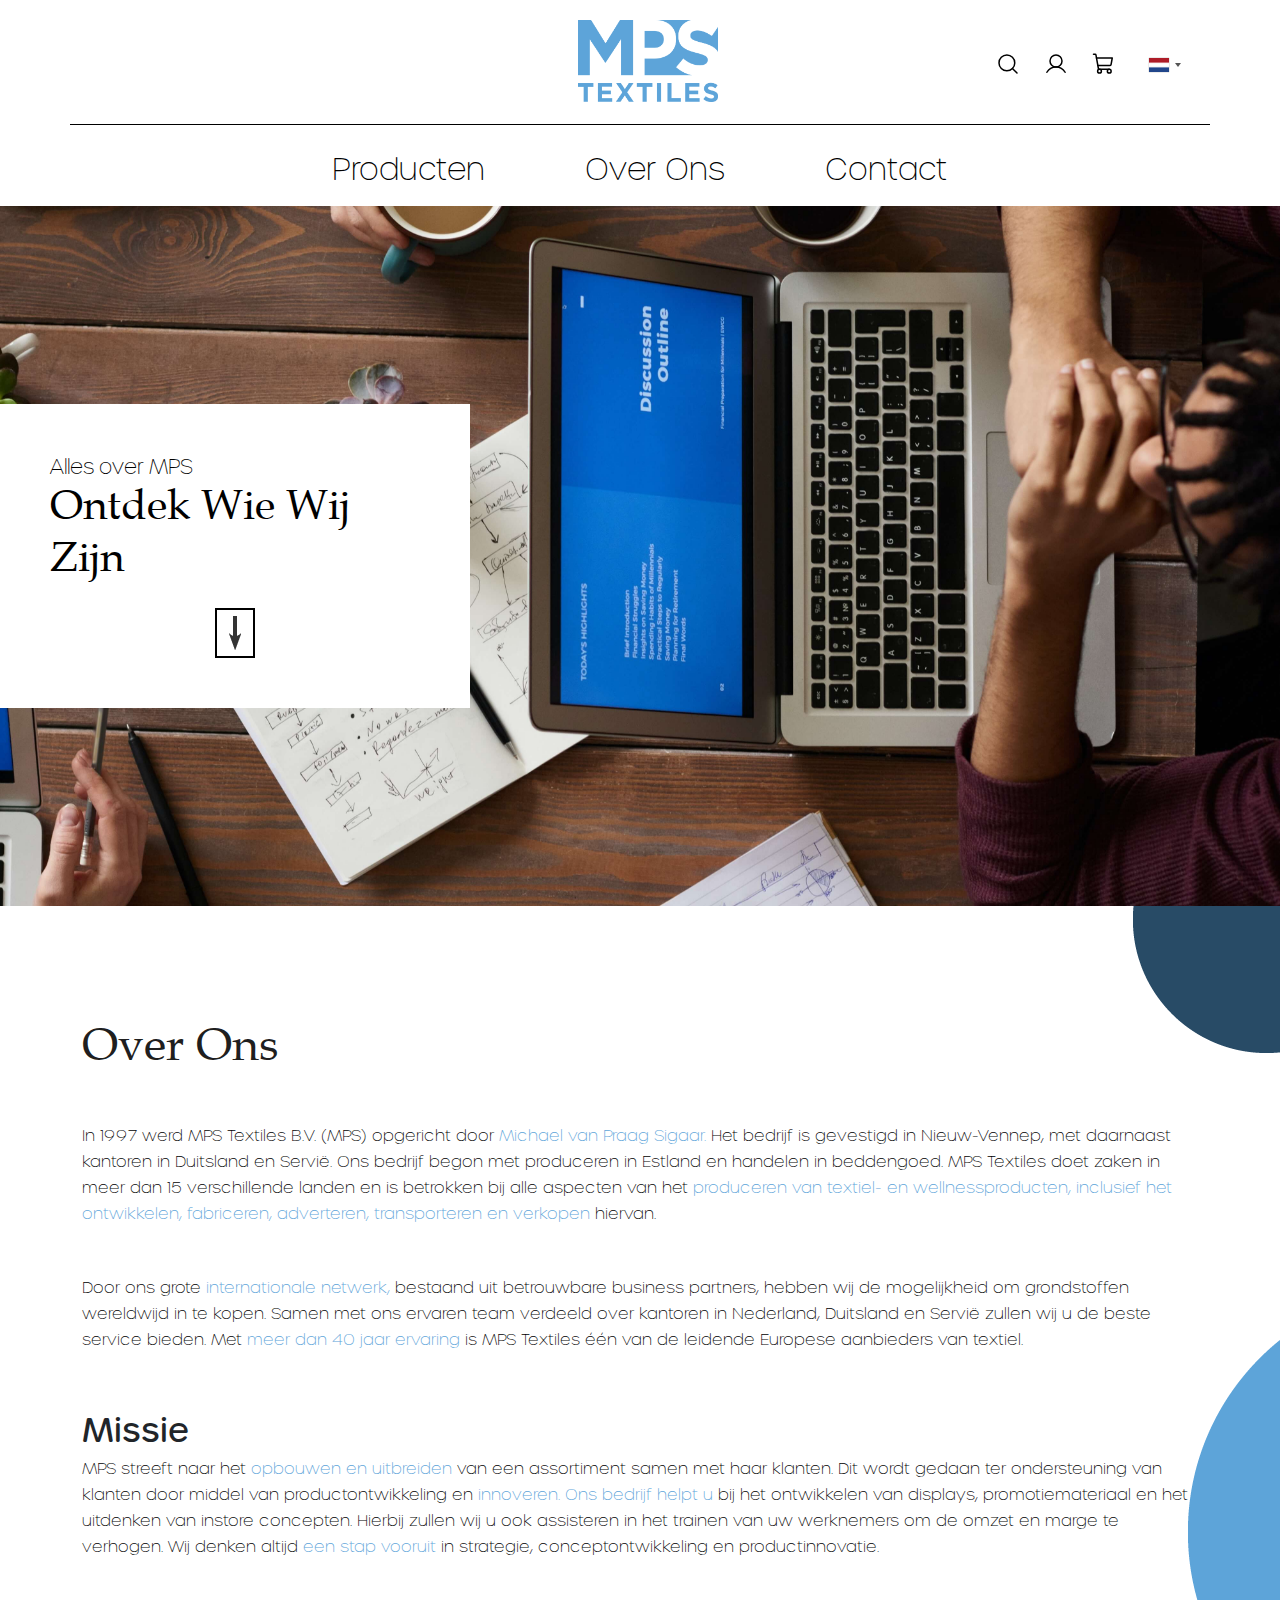
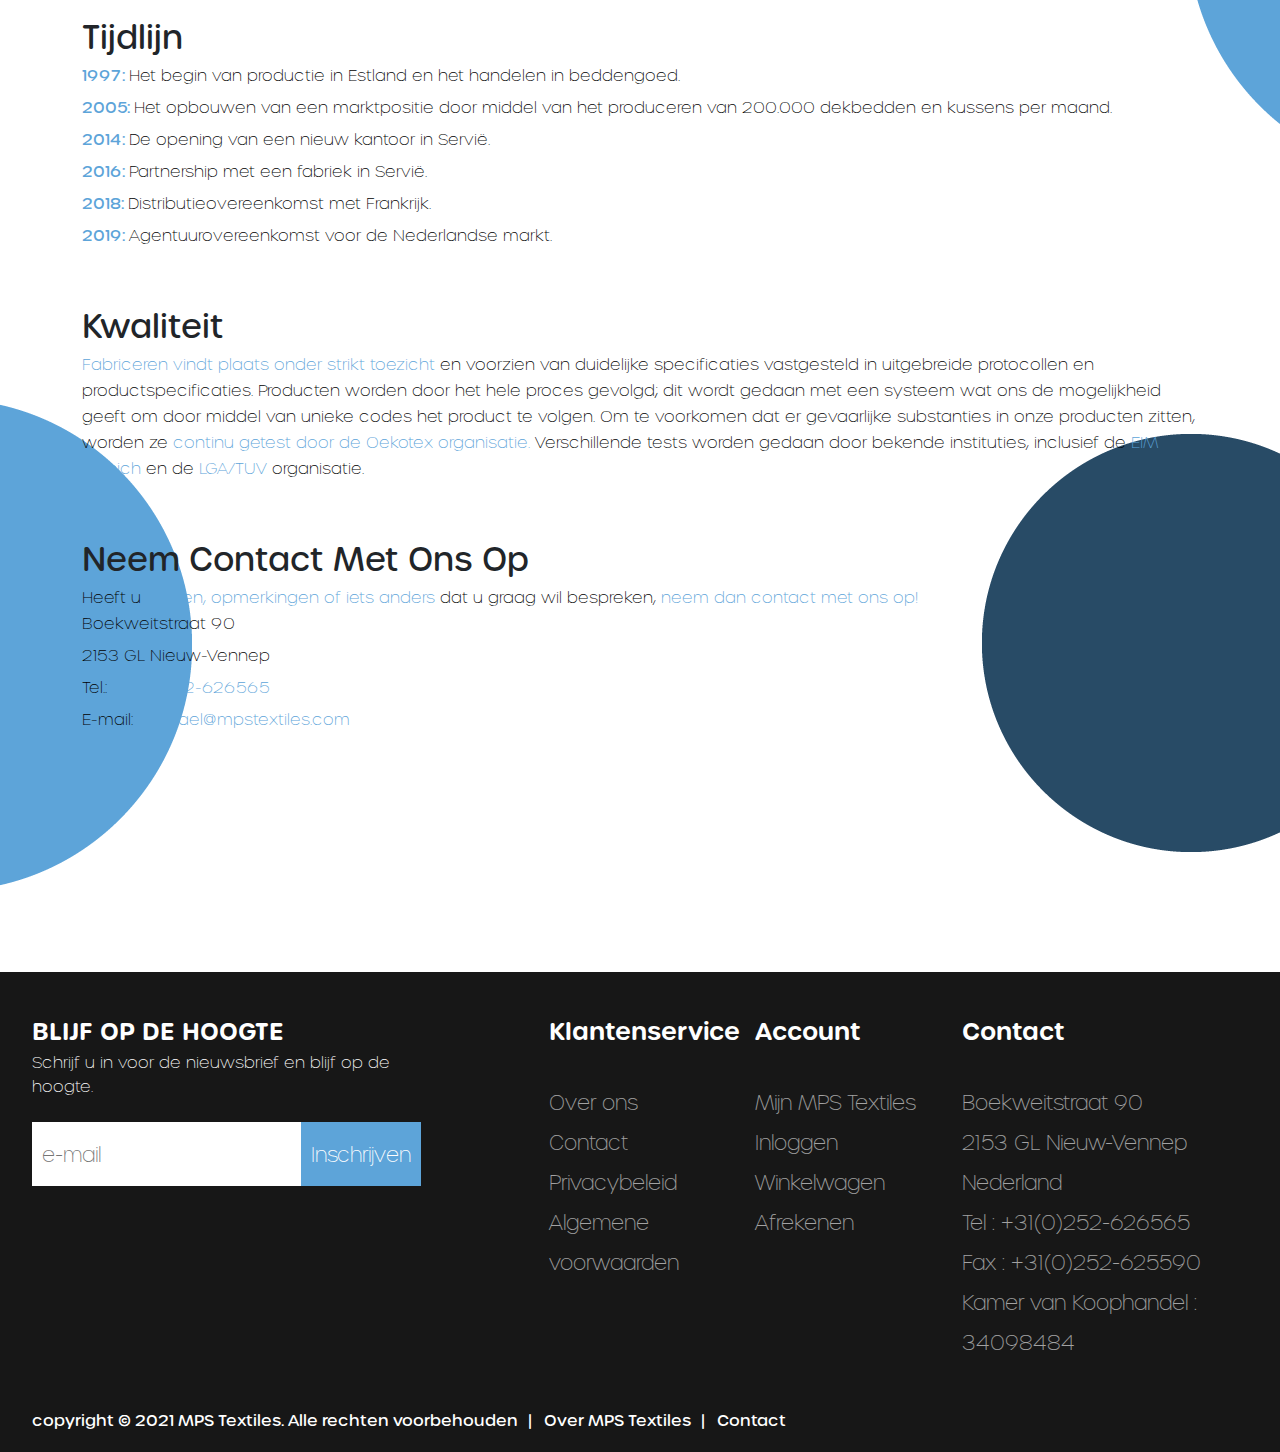
<file: overones.html>
<!DOCTYPE html>
<html lang="en">

<head>
	<meta charset="UTF-8" />
	<meta name="viewport" content="width=device-width, initial-scale=1.0" />
	<title>MPS TEXTiles</title>
	<!-- Favicon -->
	<!-- <link rel="icon" type="image/png" sizes="16x16" href=""> -->
	<link rel="stylesheet" href="assets/css/swiper-bundle.min.css" />
	<!-- Bootstrap -->
	<link rel="stylesheet" href="assets/css/bootstrap.min.css" />
	<link rel="stylesheet" href="assets/css/countrySelect.min.css" />
	<!-- Main css -->
	<link rel="stylesheet" href="assets/css/main.css" />
	<link rel="stylesheet" href="assets/css/main.css.map" />
</head>

<body>
	<!-- header section start  -->
	<header class="header">
		<!-- Top Content -->
		<div class="header-top__content">
			<div class="container">
				<div>
					<!-- brand logo -->
					<a href="index.html" class="logo">
						<img src="assets/images/logo.png" alt="brand-logo" class="img-fluid" />
					</a>
					<!-- Actions  -->
					<div class="header-actions">
						<ul>
							<li>
								<button type="button" data-bs-toggle="modal" data-bs-target="#searchModal">
									<img src="assets/images/icons/magnifying-glass.svg" alt="icon" />
								</button>
							</li>
							<li class="dropdown">
								<button class="dropdown-toggle" type="button" id="userDropOne" data-bs-toggle="dropdown"
									aria-expanded="false">
									<img src="assets/images/icons/user.svg" alt="icon" />
								</button>
								<div class="dropdown-menu" aria-labelledby="userDropOne">
									<ul>
										<li>
											<a href="#"> Drop Item </a>
										</li>
										<li>
											<a href="#"> Drop Item </a>
										</li>
									</ul>
								</div>
							</li>
							<li class="dropdown">
								<button data-bs-toggle="offcanvas" data-bs-target="#cart-right"
									aria-controls="cart-right">
									<img src="assets/images/icons/shopping-cart.svg" alt="icon" />
								</button>
							</li>
							<li>
								<input id="country_selector" type="text" />
							</li>
						</ul>
					</div>
				</div>
			</div>
		</div>
		<!-- bottom content  -->
		<div class="header-bottom__content">
			<div class="container position-relative">
				<ul class="menu">

					<li class="menu-item d-block d-lg-none">
						<!-- megamenu dropdown small screen starts -->
						<a class="nav-item" data-bs-toggle="offcanvas" href="#sideMegamenu" role="button"
							aria-controls="sideMegamenu">
							Producten
						</a>
					</li>
					<!-- megamenu dropdown small screen starts -->

					<li class="menu-item d-none d-lg-block">
						<a id="megaMenuButton" class="nav-item" data-bs-toggle="collapse" href="#megaMenu"
							aria-expanded="false" aria-controls="megaMenu">
							Producten
						</a>
					</li>

					<li class="menu-item">
						<a class="nav-item" href="overones.html">Over Ons</a>
					</li>
					<li class="menu-item">
						<a class="nav-item" href="contact.html">Contact</a>
					</li>
				</ul>

				<!-- megamenu start -->
				<div id="megaMenu" class="accordion-collapse mega-menu-desktop collapse"
					aria-labelledby="megaMenuButton">
					<div class="accordion-body p-4">

						<div class="row">
							<div class="nav flex-column nav-pills col-4 col-xxl-3 px-4 parent-menu" id="v-pills-tab"
								role="tablist" aria-orientation="vertical">

								<button class="nav-link" id="v-pills-Dekbedovertrek-tab" data-bs-toggle="pill"
									data-bs-target="#v-pills-Dekbedovertrek" type="button" role="tab"
									aria-controls="v-pills-Dekbedovertrek" aria-selected="true">Dekbedovertrek
								</button>

								<button class="nav-link" id="v-pills-Dekbed-tab" data-bs-toggle="pill"
									data-bs-target="#v-pills-Dekbed" type="button" role="tab"
									aria-controls="v-pills-Dekbed" aria-selected="true">Dekbed
								</button>

								<button class="nav-link" id="v-pills-Hoeslaken-tab" data-bs-toggle="pill"
									data-bs-target="#v-pills-Hoeslaken" type="button" role="tab"
									aria-controls="v-pills-Hoeslaken" aria-selected="true">Hoeslaken
								</button>

								<button class="nav-link" id="v-pills-Hoofdkussen-tab" data-bs-toggle="pill"
									data-bs-target="#v-pills-Hoofdkussen" type="button" role="tab"
									aria-controls="v-pills-Hoofdkussen" aria-selected="true">Hoofdkussen
								</button>

								<button class="nav-link" id="v-pills-Topper-tab" data-bs-toggle="pill"
									data-bs-target="#v-pills-Topper" type="button" role="tab"
									aria-controls="v-pills-Topper" aria-selected="true">Topper
								</button>

								<button class="nav-link" id="v-pills-Huisvesting-tab" data-bs-toggle="pill"
									data-bs-target="#v-pills-Huisvesting" type="button" role="tab"
									aria-controls="v-pills-Huisvesting" aria-selected="true">Huisvesting
								</button>

								<button class="nav-link" id="v-pills-Bedsprei-tab" data-bs-toggle="pill"
									data-bs-target="#v-pills-Bedsprei" type="button" role="tab"
									aria-controls="v-pills-Bedsprei" aria-selected="true">Bedsprei
								</button>

							</div>

							<div class="tab-content col-8 col-xxl-9" id="v-pills-tabContent">
								<div class="tab-pane fade show" id="v-pills-Dekbedovertrek" role="tabpanel"
									aria-labelledby="v-pills-Dekbedovertrek-tab">
									<div class="row">
										<div class="col-4 ps-5 pe-4 shoort-column">
											<ul>
												<li>
													<h3>Soort</h3>
												</li>
												<li><a href="#">Punt kussen</a></li>
												<li><a href="#">Box kussen</a></li>
												<li><a href="#">Ortho kussen </a></li>
											</ul>
										</div>
										<div class="col-4 ps-5 pe-4 vulling-column">
											<ul>
												<li>
													<h3>Vulling</h3>
												</li>
												<li><a href="#">Synthetisch</a></li>
												<li><a href="#">Kapok</a></li>
												<li><a href="#">Traagschuim</a></li>
												<li><a href="#">Dons</a></li>
												<li><a href="#">Dons veren</a></li>
												<li><a href="#">Veren</a></li>
												<li><a href="#">Schapen wol</a></li>
												<li><a href="#">Latex</a></li>
												<li><a href="#">Latex Ilke</a></li>
											</ul>
										</div>
										<div class="col-4 ps-5 pe-4">
											<ul>
												<li>
													<h3>Merk</h3>
												</li>
												<li><a href="#">Zydante Swiss Tech</a></li>
												<li><a href="#">Dream Fit</a></li>
												<li><a href="#">H2O</a></li>
												<li><a href="#">Cool Sleeper</a></li>
												<li><a href="#">Dr. Fit</a></li>
											</ul>
										</div>
									</div>
								</div>

								<div class="tab-pane fade show" id="v-pills-Dekbed" role="tabpanel"
									aria-labelledby="v-pills-Dekbed-tab">
									<div class="row">
										<div class="col-4 ps-5 pe-4 shoort-column">
											<ul>
												<li>
													<h3>Soort</h3>
												</li>
												<li><a href="#">Punt kussen</a></li>
												<li><a href="#">Box kussen</a></li>
												<li><a href="#">Ortho kussen </a></li>
											</ul>
										</div>
										<div class="col-4 ps-5 pe-4 vulling-column">
											<ul>
												<li>
													<h3>Vulling</h3>
												</li>
												<li><a href="#">Synthetisch</a></li>
												<li><a href="#">Kapok</a></li>
												<li><a href="#">Traagschuim</a></li>
												<li><a href="#">Dons</a></li>
												<li><a href="#">Dons veren</a></li>
												<li><a href="#">Veren</a></li>
												<li><a href="#">Schapen wol</a></li>
												<li><a href="#">Latex</a></li>
												<li><a href="#">Latex Ilke</a></li>
											</ul>
										</div>
										<div class="col-4 ps-5 pe-4">
											<ul>
												<li>
													<h3>Merk</h3>
												</li>
												<li><a href="#">Zydante Swiss Tech</a></li>
												<li><a href="#">Dream Fit</a></li>
												<li><a href="#">H2O</a></li>
												<li><a href="#">Cool Sleeper</a></li>
												<li><a href="#">Dr. Fit</a></li>
											</ul>
										</div>
									</div>
								</div>

								<div class="tab-pane fade show" id="v-pills-Hoeslaken" role="tabpanel"
									aria-labelledby="v-pills-Hoeslaken-tab">
									<div class="row">
										<div class="col-4 ps-5 pe-4 shoort-column">
											<ul>
												<li>
													<h3>Soort</h3>
												</li>
												<li><a href="#">Punt kussen</a></li>
												<li><a href="#">Box kussen</a></li>
												<li><a href="#">Ortho kussen </a></li>
											</ul>
										</div>
										<div class="col-4 ps-5 pe-4 vulling-column">
											<ul>
												<li>
													<h3>Vulling</h3>
												</li>
												<li><a href="#">Synthetisch</a></li>
												<li><a href="#">Kapok</a></li>
												<li><a href="#">Traagschuim</a></li>
												<li><a href="#">Dons</a></li>
												<li><a href="#">Dons veren</a></li>
												<li><a href="#">Veren</a></li>
												<li><a href="#">Schapen wol</a></li>
												<li><a href="#">Latex</a></li>
												<li><a href="#">Latex Ilke</a></li>
											</ul>
										</div>
										<div class="col-4 ps-5 pe-4">
											<ul>
												<li>
													<h3>Merk</h3>
												</li>
												<li><a href="#">Zydante Swiss Tech</a></li>
												<li><a href="#">Dream Fit</a></li>
												<li><a href="#">H2O</a></li>
												<li><a href="#">Cool Sleeper</a></li>
												<li><a href="#">Dr. Fit</a></li>
											</ul>
										</div>
									</div>
								</div>

								<div class="tab-pane fade show active" id="v-pills-Hoofdkussen" role="tabpanel"
									aria-labelledby="v-pills-Hoofdkussen-tab">
									<div class="row">
										<div class="col-4 ps-5 pe-4 shoort-column">
											<ul>
												<li>
													<h3>Soort</h3>
												</li>
												<li><a href="#">Punt kussen</a></li>
												<li><a href="#">Box kussen</a></li>
												<li><a href="#">Ortho kussen </a></li>
											</ul>
										</div>
										<div class="col-4 ps-5 pe-4 vulling-column">
											<ul>
												<li>
													<h3>Vulling</h3>
												</li>
												<li><a href="#">Synthetisch</a></li>
												<li><a href="#">Kapok</a></li>
												<li><a href="#">Traagschuim</a></li>
												<li><a href="#">Dons</a></li>
												<li><a href="#">Dons veren</a></li>
												<li><a href="#">Veren</a></li>
												<li><a href="#">Schapen wol</a></li>
												<li><a href="#">Latex</a></li>
												<li><a href="#">Latex Ilke</a></li>
											</ul>
										</div>
										<div class="col-4 ps-5 pe-4">
											<ul>
												<li>
													<h3>Merk</h3>
												</li>
												<li><a href="#">Zydante Swiss Tech</a></li>
												<li><a href="#">Dream Fit</a></li>
												<li><a href="#">H2O</a></li>
												<li><a href="#">Cool Sleeper</a></li>
												<li><a href="#">Dr. Fit</a></li>
											</ul>
										</div>
									</div>
								</div>

								<div class="tab-pane fade show" id="v-pills-Topper" role="tabpanel"
									aria-labelledby="v-pills-Topper-tab">
									<div class="row">
										<div class="col-4 ps-5 pe-4 shoort-column">
											<ul>
												<li>
													<h3>Soort</h3>
												</li>
												<li><a href="#">Punt kussen</a></li>
												<li><a href="#">Box kussen</a></li>
												<li><a href="#">Ortho kussen </a></li>
											</ul>
										</div>
										<div class="col-4 ps-5 pe-4 vulling-column">
											<ul>
												<li>
													<h3>Vulling</h3>
												</li>
												<li><a href="#">Synthetisch</a></li>
												<li><a href="#">Kapok</a></li>
												<li><a href="#">Traagschuim</a></li>
												<li><a href="#">Dons</a></li>
												<li><a href="#">Dons veren</a></li>
												<li><a href="#">Veren</a></li>
												<li><a href="#">Schapen wol</a></li>
												<li><a href="#">Latex</a></li>
												<li><a href="#">Latex Ilke</a></li>
											</ul>
										</div>
										<div class="col-4 ps-5 pe-4">
											<ul>
												<li>
													<h3>Merk</h3>
												</li>
												<li><a href="#">Zydante Swiss Tech</a></li>
												<li><a href="#">Dream Fit</a></li>
												<li><a href="#">H2O</a></li>
												<li><a href="#">Cool Sleeper</a></li>
												<li><a href="#">Dr. Fit</a></li>
											</ul>
										</div>
									</div>
								</div>

								<div class="tab-pane fade show" id="v-pills-Huisvesting" role="tabpanel"
									aria-labelledby="v-pills-Huisvesting-tab">
									<div class="row">
										<div class="col-4 ps-5 pe-4 shoort-column">
											<ul>
												<li>
													<h3>Soort</h3>
												</li>
												<li><a href="#">Punt kussen</a></li>
												<li><a href="#">Box kussen</a></li>
												<li><a href="#">Ortho kussen </a></li>
											</ul>
										</div>
										<div class="col-4 ps-5 pe-4 vulling-column">
											<ul>
												<li>
													<h3>Vulling</h3>
												</li>
												<li><a href="#">Synthetisch</a></li>
												<li><a href="#">Kapok</a></li>
												<li><a href="#">Traagschuim</a></li>
												<li><a href="#">Dons</a></li>
												<li><a href="#">Dons veren</a></li>
												<li><a href="#">Veren</a></li>
												<li><a href="#">Schapen wol</a></li>
												<li><a href="#">Latex</a></li>
												<li><a href="#">Latex Ilke</a></li>
											</ul>
										</div>
										<div class="col-4 ps-5 pe-4">
											<ul>
												<li>
													<h3>Merk</h3>
												</li>
												<li><a href="#">Zydante Swiss Tech</a></li>
												<li><a href="#">Dream Fit</a></li>
												<li><a href="#">H2O</a></li>
												<li><a href="#">Cool Sleeper</a></li>
												<li><a href="#">Dr. Fit</a></li>
											</ul>
										</div>
									</div>
								</div>

								<div class="tab-pane fade show" id="v-pills-Bedsprei" role="tabpanel"
									aria-labelledby="v-pills-Bedsprei-tab">
									<div class="row">
										<div class="col-4 ps-5 pe-4 shoort-column">
											<ul>
												<li>
													<h3>Soort</h3>
												</li>
												<li><a href="#">Punt kussen</a></li>
												<li><a href="#">Box kussen</a></li>
												<li><a href="#">Ortho kussen </a></li>
											</ul>
										</div>
										<div class="col-4 ps-5 pe-4 vulling-column">
											<ul>
												<li>
													<h3>Vulling</h3>
												</li>
												<li><a href="#">Synthetisch</a></li>
												<li><a href="#">Kapok</a></li>
												<li><a href="#">Traagschuim</a></li>
												<li><a href="#">Dons</a></li>
												<li><a href="#">Dons veren</a></li>
												<li><a href="#">Veren</a></li>
												<li><a href="#">Schapen wol</a></li>
												<li><a href="#">Latex</a></li>
												<li><a href="#">Latex Ilke</a></li>
											</ul>
										</div>
										<div class="col-4 ps-5 pe-4">
											<ul>
												<li>
													<h3>Merk</h3>
												</li>
												<li><a href="#">Zydante Swiss Tech</a></li>
												<li><a href="#">Dream Fit</a></li>
												<li><a href="#">H2O</a></li>
												<li><a href="#">Cool Sleeper</a></li>
												<li><a href="#">Dr. Fit</a></li>
											</ul>
										</div>
									</div>
								</div>

							</div>
						</div>

					</div>
				</div>
				<!-- megamenu big screen ended -->

				<!-- sidenav for small screen starts -->
				<div class="offcanvas offcanvas-start side-menu" tabindex="-1" id="sideMegamenu"
					aria-labelledby="sideMegamenuLabel">
					<div class="offcanvas-header">
						<h5 class="offcanvas-title text-white" id="sideMegamenuLabel">Producten</h5>
						<button type="button" class="btn-close btn-close-custom text-reset" data-bs-dismiss="offcanvas"
							aria-label="Close">X</button>
					</div>
					<div class="offcanvas-body">
						<div class="accordion accordion-flush" id="accordionFlushNav">
							<div class="accordion-item">
								<h2 class="accordion-header" id="flush-headingOne">
									<button class="accordion-button collapsed" type="button" data-bs-toggle="collapse"
										data-bs-target="#flush-collapseOne" aria-expanded="false"
										aria-controls="flush-collapseOne">
										Dekbedovertrek
									</button>
								</h2>
								<div id="flush-collapseOne" class="accordion-collapse collapse"
									aria-labelledby="flush-headingOne" data-bs-parent="#accordionFlushNav">
									<div class="accordion-body">

										<!--Dekbedovertrek sub Accordion start-->
										<div class="accordion accordion-flush" id="Dekbedovertrek-sub-accordion">
											<div class="accordion-item">
												<h2 class="accordion-header" id="Dekbedovertrek-sub-flush-headingOne">
													<button class="accordion-button sub-title collapsed" type="button"
														data-bs-toggle="collapse"
														data-bs-target="#Dekbedovertrek-soort-flush-collapseOne"
														aria-expanded="false"
														aria-controls="Dekbedovertrek-soort-flush-collapseOne">
														Soort
													</button>
												</h2>
												<div id="Dekbedovertrek-soort-flush-collapseOne"
													class="accordion-collapse collapse"
													aria-labelledby="Dekbedovertrek-sub-flush-headingOne"
													data-bs-parent="#Dekbedovertrek-sub-accordion">
													<ul>
														<li><a href="#">Punt kussen</a></li>
														<li><a href="#">Box kussen</a></li>
														<li><a href="#">Ortho kussen </a></li>
													</ul>
												</div>
											</div>
											<div class="accordion-item">
												<h2 class="accordion-header" id="Dekbedovertrek-sub-flush-headingTwo">
													<button class="accordion-button sub-title collapsed" type="button"
														data-bs-toggle="collapse"
														data-bs-target="#Dekbedovertrek-vulling-flush-collapseTwo"
														aria-expanded="false"
														aria-controls="Dekbedovertrek-vulling-flush-collapseTwo">
														Vulling
													</button>
												</h2>
												<div id="Dekbedovertrek-vulling-flush-collapseTwo"
													class="accordion-collapse collapse"
													aria-labelledby="Dekbedovertrek-sub-flush-headingTwo"
													data-bs-parent="#Dekbedovertrek-sub-accordion">
													<ul>
														<li><a href="#">Synthetisch</a></li>
														<li><a href="#">Kapok</a></li>
														<li><a href="#">Traagschuim</a></li>
														<li><a href="#">Dons</a></li>
														<li><a href="#">Dons veren</a></li>
														<li><a href="#">Veren</a></li>
														<li><a href="#">Schapen wol</a></li>
														<li><a href="#">Latex</a></li>
														<li><a href="#">Latex Ilke</a></li>
													</ul>
												</div>
											</div>
											<div class="accordion-item">
												<h2 class="accordion-header" id="Dekbedovertrek-sub-flush-headingThree">
													<button class="accordion-button sub-title collapsed" type="button"
														data-bs-toggle="collapse"
														data-bs-target="#Dekbedovertrek-merk-flush-collapseThree"
														aria-expanded="false"
														aria-controls="Dekbedovertrek-merk-flush-collapseThree">
														Merk
													</button>
												</h2>
												<div id="Dekbedovertrek-merk-flush-collapseThree"
													class="accordion-collapse collapse"
													aria-labelledby="Dekbedovertrek-sub-flush-headingThree"
													data-bs-parent="#Dekbedovertrek-sub-accordion">
													<ul>
														<li><a href="#">Zydante Swiss Tech</a></li>
														<li><a href="#">Dream Fit</a></li>
														<li><a href="#">H2O</a></li>
														<li><a href="#">Cool Sleeper</a></li>
														<li><a href="#">Dr. Fit</a></li>
													</ul>
												</div>
											</div>
										</div>
										<!--Dekbedovertrek sub Accordion end-->

									</div>
								</div>
							</div>
							<div class="accordion-item">
								<h2 class="accordion-header" id="flush-headingTwo">
									<button class="accordion-button collapsed" type="button" data-bs-toggle="collapse"
										data-bs-target="#flush-collapseTwo" aria-expanded="false"
										aria-controls="flush-collapseTwo">
										Dekbed
									</button>
								</h2>
								<div id="flush-collapseTwo" class="accordion-collapse collapse"
									aria-labelledby="flush-headingTwo" data-bs-parent="#accordionFlushNav">
									<div class="accordion-body">

										<!--Dekbed sub Accordion start-->
										<div class="accordion accordion-flush" id="Dekbed-sub-accordion">
											<div class="accordion-item">
												<h2 class="accordion-header" id="Dekbed-sub-flush-headingOne">
													<button class="accordion-button sub-title collapsed" type="button"
														data-bs-toggle="collapse"
														data-bs-target="#Dekbed-soort-flush-collapseOne"
														aria-expanded="false"
														aria-controls="Dekbed-soort-flush-collapseOne">
														Soort
													</button>
												</h2>
												<div id="Dekbed-soort-flush-collapseOne"
													class="accordion-collapse collapse"
													aria-labelledby="Dekbed-sub-flush-headingOne"
													data-bs-parent="#Dekbed-sub-accordion">
													<ul>
														<li><a href="#">Punt kussen</a></li>
														<li><a href="#">Box kussen</a></li>
														<li><a href="#">Ortho kussen </a></li>
													</ul>
												</div>
											</div>
											<div class="accordion-item">
												<h2 class="accordion-header" id="Dekbed-sub-flush-headingTwo">
													<button class="accordion-button sub-title collapsed" type="button"
														data-bs-toggle="collapse"
														data-bs-target="#Dekbed-vulling-flush-collapseTwo"
														aria-expanded="false"
														aria-controls="Dekbed-vulling-flush-collapseTwo">
														Vulling
													</button>
												</h2>
												<div id="Dekbed-vulling-flush-collapseTwo"
													class="accordion-collapse collapse"
													aria-labelledby="Dekbed-sub-flush-headingTwo"
													data-bs-parent="#Dekbed-sub-accordion">
													<ul>
														<li><a href="#">Synthetisch</a></li>
														<li><a href="#">Kapok</a></li>
														<li><a href="#">Traagschuim</a></li>
														<li><a href="#">Dons</a></li>
														<li><a href="#">Dons veren</a></li>
														<li><a href="#">Veren</a></li>
														<li><a href="#">Schapen wol</a></li>
														<li><a href="#">Latex</a></li>
														<li><a href="#">Latex Ilke</a></li>
													</ul>
												</div>
											</div>
											<div class="accordion-item">
												<h2 class="accordion-header" id="Dekbed-sub-flush-headingThree">
													<button class="accordion-button sub-title collapsed" type="button"
														data-bs-toggle="collapse"
														data-bs-target="#Dekbed-merk-flush-collapseThree"
														aria-expanded="false"
														aria-controls="Dekbed-merk-flush-collapseThree">
														Merk
													</button>
												</h2>
												<div id="Dekbed-merk-flush-collapseThree"
													class="accordion-collapse collapse"
													aria-labelledby="Dekbed-sub-flush-headingThree"
													data-bs-parent="#Dekbed-sub-accordion">
													<ul>
														<li><a href="#">Zydante Swiss Tech</a></li>
														<li><a href="#">Dream Fit</a></li>
														<li><a href="#">H2O</a></li>
														<li><a href="#">Cool Sleeper</a></li>
														<li><a href="#">Dr. Fit</a></li>
													</ul>
												</div>
											</div>
										</div>
										<!--Dekbed sub Accordion end-->

									</div>
								</div>
							</div>
							<div class="accordion-item">
								<h2 class="accordion-header" id="flush-headingThree">
									<button class="accordion-button collapsed" type="button" data-bs-toggle="collapse"
										data-bs-target="#flush-collapseThree" aria-expanded="false"
										aria-controls="flush-collapseThree">
										Hoeslaken
									</button>
								</h2>
								<div id="flush-collapseThree" class="accordion-collapse collapse"
									aria-labelledby="flush-headingThree" data-bs-parent="#accordionFlushNav">
									<div class="accordion-body">
										<!--Hoeslaken sub Accordion start-->
										<div class="accordion accordion-flush" id="Hoeslaken-sub-accordion">
											<div class="accordion-item">
												<h2 class="accordion-header" id="Hoeslaken-sub-flush-headingOne">
													<button class="accordion-button sub-title collapsed" type="button"
														data-bs-toggle="collapse"
														data-bs-target="#Hoeslaken-soort-flush-collapseOne"
														aria-expanded="false"
														aria-controls="Hoeslaken-soort-flush-collapseOne">
														Soort
													</button>
												</h2>
												<div id="Hoeslaken-soort-flush-collapseOne"
													class="accordion-collapse collapse"
													aria-labelledby="Hoeslaken-sub-flush-headingOne"
													data-bs-parent="#Hoeslaken-sub-accordion">
													<ul>
														<li><a href="#">Punt kussen</a></li>
														<li><a href="#">Box kussen</a></li>
														<li><a href="#">Ortho kussen </a></li>
													</ul>
												</div>
											</div>
											<div class="accordion-item">
												<h2 class="accordion-header" id="Hoeslaken-sub-flush-headingTwo">
													<button class="accordion-button sub-title collapsed" type="button"
														data-bs-toggle="collapse"
														data-bs-target="#Hoeslaken-vulling-flush-collapseTwo"
														aria-expanded="false"
														aria-controls="Hoeslaken-vulling-flush-collapseTwo">
														Vulling
													</button>
												</h2>
												<div id="Hoeslaken-vulling-flush-collapseTwo"
													class="accordion-collapse collapse"
													aria-labelledby="Hoeslaken-sub-flush-headingTwo"
													data-bs-parent="#Hoeslaken-sub-accordion">
													<ul>
														<li><a href="#">Synthetisch</a></li>
														<li><a href="#">Kapok</a></li>
														<li><a href="#">Traagschuim</a></li>
														<li><a href="#">Dons</a></li>
														<li><a href="#">Dons veren</a></li>
														<li><a href="#">Veren</a></li>
														<li><a href="#">Schapen wol</a></li>
														<li><a href="#">Latex</a></li>
														<li><a href="#">Latex Ilke</a></li>
													</ul>
												</div>
											</div>
											<div class="accordion-item">
												<h2 class="accordion-header" id="Hoeslaken-sub-flush-headingThree">
													<button class="accordion-button sub-title collapsed" type="button"
														data-bs-toggle="collapse"
														data-bs-target="#Hoeslaken-merk-flush-collapseThree"
														aria-expanded="false"
														aria-controls="Hoeslaken-merk-flush-collapseThree">
														Merk
													</button>
												</h2>
												<div id="Hoeslaken-merk-flush-collapseThree"
													class="accordion-collapse collapse"
													aria-labelledby="Hoeslaken-sub-flush-headingThree"
													data-bs-parent="#Hoeslaken-sub-accordion">
													<ul>
														<li><a href="#">Zydante Swiss Tech</a></li>
														<li><a href="#">Dream Fit</a></li>
														<li><a href="#">H2O</a></li>
														<li><a href="#">Cool Sleeper</a></li>
														<li><a href="#">Dr. Fit</a></li>
													</ul>
												</div>
											</div>
										</div>
										<!--Hoeslaken sub Accordion end-->
									</div>
								</div>
							</div>
							<div class="accordion-item">
								<h2 class="accordion-header" id="flush-headingFour">
									<button class="accordion-button collapsed" type="button" data-bs-toggle="collapse"
										data-bs-target="#flush-collapseFour" aria-expanded="false"
										aria-controls="flush-collapseThree">
										Hoofdkussen
									</button>
								</h2>
								<div id="flush-collapseFour" class="accordion-collapse collapse"
									aria-labelledby="flush-headingFour" data-bs-parent="#accordionFlushNav">
									<div class="accordion-body">
										<!--Hoofdkussen sub Accordion start-->
										<div class="accordion accordion-flush" id="Hoofdkussen-sub-accordion">
											<div class="accordion-item">
												<h2 class="accordion-header" id="Hoofdkussen-sub-flush-headingOne">
													<button class="accordion-button sub-title collapsed" type="button"
														data-bs-toggle="collapse"
														data-bs-target="#Hoofdkussen-soort-flush-collapseOne"
														aria-expanded="false"
														aria-controls="Hoofdkussen-soort-flush-collapseOne">
														Soort
													</button>
												</h2>
												<div id="Hoofdkussen-soort-flush-collapseOne"
													class="accordion-collapse collapse"
													aria-labelledby="Hoofdkussen-sub-flush-headingOne"
													data-bs-parent="#Hoofdkussen-sub-accordion">
													<ul>
														<li><a href="#">Punt kussen</a></li>
														<li><a href="#">Box kussen</a></li>
														<li><a href="#">Ortho kussen </a></li>
													</ul>
												</div>
											</div>
											<div class="accordion-item">
												<h2 class="accordion-header" id="Hoofdkussen-sub-flush-headingTwo">
													<button class="accordion-button sub-title collapsed" type="button"
														data-bs-toggle="collapse"
														data-bs-target="#Hoofdkussen-vulling-flush-collapseTwo"
														aria-expanded="false"
														aria-controls="Hoofdkussen-vulling-flush-collapseTwo">
														Vulling
													</button>
												</h2>
												<div id="Hoofdkussen-vulling-flush-collapseTwo"
													class="accordion-collapse collapse"
													aria-labelledby="Hoofdkussen-sub-flush-headingTwo"
													data-bs-parent="#Hoofdkussen-sub-accordion">
													<ul>
														<li><a href="#">Synthetisch</a></li>
														<li><a href="#">Kapok</a></li>
														<li><a href="#">Traagschuim</a></li>
														<li><a href="#">Dons</a></li>
														<li><a href="#">Dons veren</a></li>
														<li><a href="#">Veren</a></li>
														<li><a href="#">Schapen wol</a></li>
														<li><a href="#">Latex</a></li>
														<li><a href="#">Latex Ilke</a></li>
													</ul>
												</div>
											</div>
											<div class="accordion-item">
												<h2 class="accordion-header" id="Hoofdkussen-sub-flush-headingThree">
													<button class="accordion-button sub-title collapsed" type="button"
														data-bs-toggle="collapse"
														data-bs-target="#Hoofdkussen-merk-flush-collapseThree"
														aria-expanded="false"
														aria-controls="Hoofdkussen-merk-flush-collapseThree">
														Merk
													</button>
												</h2>
												<div id="Hoofdkussen-merk-flush-collapseThree"
													class="accordion-collapse collapse"
													aria-labelledby="Hoofdkussen-sub-flush-headingThree"
													data-bs-parent="#Hoofdkussen-sub-accordion">
													<ul>
														<li><a href="#">Zydante Swiss Tech</a></li>
														<li><a href="#">Dream Fit</a></li>
														<li><a href="#">H2O</a></li>
														<li><a href="#">Cool Sleeper</a></li>
														<li><a href="#">Dr. Fit</a></li>
													</ul>
												</div>
											</div>
										</div>
										<!--Hoofdkussen sub Accordion end-->
									</div>
								</div>
							</div>
							<div class="accordion-item">
								<h2 class="accordion-header" id="flush-headingFive">
									<button class="accordion-button collapsed" type="button" data-bs-toggle="collapse"
										data-bs-target="#flush-collapseFive" aria-expanded="false"
										aria-controls="flush-collapseThree">
										Topper
									</button>
								</h2>
								<div id="flush-collapseFive" class="accordion-collapse collapse"
									aria-labelledby="flush-headingFive" data-bs-parent="#accordionFlushNav">
									<div class="accordion-body">
										<!--Topper sub Accordion start-->
										<div class="accordion accordion-flush" id="Topper-sub-accordion">
											<div class="accordion-item">
												<h2 class="accordion-header" id="Topper-sub-flush-headingOne">
													<button class="accordion-button sub-title collapsed" type="button"
														data-bs-toggle="collapse"
														data-bs-target="#Topper-soort-flush-collapseOne"
														aria-expanded="false"
														aria-controls="Topper-soort-flush-collapseOne">
														Soort
													</button>
												</h2>
												<div id="Topper-soort-flush-collapseOne"
													class="accordion-collapse collapse"
													aria-labelledby="Topper-sub-flush-headingOne"
													data-bs-parent="#Topper-sub-accordion">
													<ul>
														<li><a href="#">Punt kussen</a></li>
														<li><a href="#">Box kussen</a></li>
														<li><a href="#">Ortho kussen </a></li>
													</ul>
												</div>
											</div>
											<div class="accordion-item">
												<h2 class="accordion-header" id="Topper-sub-flush-headingTwo">
													<button class="accordion-button sub-title collapsed" type="button"
														data-bs-toggle="collapse"
														data-bs-target="#Topper-vulling-flush-collapseTwo"
														aria-expanded="false"
														aria-controls="Topper-vulling-flush-collapseTwo">
														Vulling
													</button>
												</h2>
												<div id="Topper-vulling-flush-collapseTwo"
													class="accordion-collapse collapse"
													aria-labelledby="Topper-sub-flush-headingTwo"
													data-bs-parent="#Topper-sub-accordion">
													<ul>
														<li><a href="#">Synthetisch</a></li>
														<li><a href="#">Kapok</a></li>
														<li><a href="#">Traagschuim</a></li>
														<li><a href="#">Dons</a></li>
														<li><a href="#">Dons veren</a></li>
														<li><a href="#">Veren</a></li>
														<li><a href="#">Schapen wol</a></li>
														<li><a href="#">Latex</a></li>
														<li><a href="#">Latex Ilke</a></li>
													</ul>
												</div>
											</div>
											<div class="accordion-item">
												<h2 class="accordion-header" id="Topper-sub-flush-headingThree">
													<button class="accordion-button sub-title collapsed" type="button"
														data-bs-toggle="collapse"
														data-bs-target="#Topper-merk-flush-collapseThree"
														aria-expanded="false"
														aria-controls="Topper-merk-flush-collapseThree">
														Merk
													</button>
												</h2>
												<div id="Topper-merk-flush-collapseThree"
													class="accordion-collapse collapse"
													aria-labelledby="Topper-sub-flush-headingThree"
													data-bs-parent="#Topper-sub-accordion">
													<ul>
														<li><a href="#">Zydante Swiss Tech</a></li>
														<li><a href="#">Dream Fit</a></li>
														<li><a href="#">H2O</a></li>
														<li><a href="#">Cool Sleeper</a></li>
														<li><a href="#">Dr. Fit</a></li>
													</ul>
												</div>
											</div>
										</div>
										<!--Topper sub Accordion end-->
									</div>
								</div>
							</div>
							<div class="accordion-item">
								<h2 class="accordion-header" id="flush-headingSix">
									<button class="accordion-button collapsed" type="button" data-bs-toggle="collapse"
										data-bs-target="#flush-collapseSix" aria-expanded="false"
										aria-controls="flush-collapseThree">
										Huisvesting
									</button>
								</h2>
								<div id="flush-collapseSix" class="accordion-collapse collapse"
									aria-labelledby="flush-headingSix" data-bs-parent="#accordionFlushNav">
									<div class="accordion-body">
										<!--Huisvesting sub Accordion start-->
										<div class="accordion accordion-flush" id="Huisvesting-sub-accordion">
											<div class="accordion-item">
												<h2 class="accordion-header" id="Huisvesting-sub-flush-headingOne">
													<button class="accordion-button sub-title collapsed" type="button"
														data-bs-toggle="collapse"
														data-bs-target="#Huisvesting-soort-flush-collapseOne"
														aria-expanded="false"
														aria-controls="Huisvesting-soort-flush-collapseOne">
														Soort
													</button>
												</h2>
												<div id="Huisvesting-soort-flush-collapseOne"
													class="accordion-collapse collapse"
													aria-labelledby="Huisvesting-sub-flush-headingOne"
													data-bs-parent="#Huisvesting-sub-accordion">
													<ul>
														<li><a href="#">Punt kussen</a></li>
														<li><a href="#">Box kussen</a></li>
														<li><a href="#">Ortho kussen </a></li>
													</ul>
												</div>
											</div>
											<div class="accordion-item">
												<h2 class="accordion-header" id="Huisvesting-sub-flush-headingTwo">
													<button class="accordion-button sub-title collapsed" type="button"
														data-bs-toggle="collapse"
														data-bs-target="#Huisvesting-vulling-flush-collapseTwo"
														aria-expanded="false"
														aria-controls="Huisvesting-vulling-flush-collapseTwo">
														Vulling
													</button>
												</h2>
												<div id="Huisvesting-vulling-flush-collapseTwo"
													class="accordion-collapse collapse"
													aria-labelledby="Huisvesting-sub-flush-headingTwo"
													data-bs-parent="#Huisvesting-sub-accordion">
													<ul>
														<li><a href="#">Synthetisch</a></li>
														<li><a href="#">Kapok</a></li>
														<li><a href="#">Traagschuim</a></li>
														<li><a href="#">Dons</a></li>
														<li><a href="#">Dons veren</a></li>
														<li><a href="#">Veren</a></li>
														<li><a href="#">Schapen wol</a></li>
														<li><a href="#">Latex</a></li>
														<li><a href="#">Latex Ilke</a></li>
													</ul>
												</div>
											</div>
											<div class="accordion-item">
												<h2 class="accordion-header" id="Huisvesting-sub-flush-headingThree">
													<button class="accordion-button sub-title collapsed" type="button"
														data-bs-toggle="collapse"
														data-bs-target="#Huisvesting-merk-flush-collapseThree"
														aria-expanded="false"
														aria-controls="Huisvesting-merk-flush-collapseThree">
														Merk
													</button>
												</h2>
												<div id="Huisvesting-merk-flush-collapseThree"
													class="accordion-collapse collapse"
													aria-labelledby="Huisvesting-sub-flush-headingThree"
													data-bs-parent="#Huisvesting-sub-accordion">
													<ul>
														<li><a href="#">Zydante Swiss Tech</a></li>
														<li><a href="#">Dream Fit</a></li>
														<li><a href="#">H2O</a></li>
														<li><a href="#">Cool Sleeper</a></li>
														<li><a href="#">Dr. Fit</a></li>
													</ul>
												</div>
											</div>
										</div>
										<!--Huisvesting sub Accordion end-->
									</div>
								</div>
							</div>
							<div class="accordion-item">
								<h2 class="accordion-header" id="flush-headingSeven">
									<button class="accordion-button collapsed" type="button" data-bs-toggle="collapse"
										data-bs-target="#flush-collapseSeven" aria-expanded="false"
										aria-controls="flush-collapseThree">
										Bedsprei
									</button>
								</h2>
								<div id="flush-collapseSeven" class="accordion-collapse collapse"
									aria-labelledby="flush-headingSeven" data-bs-parent="#accordionFlushNav">
									<div class="accordion-body">
										<!--Bedsprei sub Accordion start-->
										<div class="accordion accordion-flush" id="Bedsprei-sub-accordion">
											<div class="accordion-item">
												<h2 class="accordion-header" id="Bedsprei-sub-flush-headingOne">
													<button class="accordion-button sub-title collapsed" type="button"
														data-bs-toggle="collapse"
														data-bs-target="#Bedsprei-soort-flush-collapseOne"
														aria-expanded="false"
														aria-controls="Bedsprei-soort-flush-collapseOne">
														Soort
													</button>
												</h2>
												<div id="Bedsprei-soort-flush-collapseOne"
													class="accordion-collapse collapse"
													aria-labelledby="Bedsprei-sub-flush-headingOne"
													data-bs-parent="#Bedsprei-sub-accordion">
													<ul>
														<li><a href="#">Punt kussen</a></li>
														<li><a href="#">Box kussen</a></li>
														<li><a href="#">Ortho kussen </a></li>
													</ul>
												</div>
											</div>
											<div class="accordion-item">
												<h2 class="accordion-header" id="Bedsprei-sub-flush-headingTwo">
													<button class="accordion-button sub-title collapsed" type="button"
														data-bs-toggle="collapse"
														data-bs-target="#Bedsprei-vulling-flush-collapseTwo"
														aria-expanded="false"
														aria-controls="Bedsprei-vulling-flush-collapseTwo">
														Vulling
													</button>
												</h2>
												<div id="Bedsprei-vulling-flush-collapseTwo"
													class="accordion-collapse collapse"
													aria-labelledby="Bedsprei-sub-flush-headingTwo"
													data-bs-parent="#Bedsprei-sub-accordion">
													<ul>
														<li><a href="#">Synthetisch</a></li>
														<li><a href="#">Kapok</a></li>
														<li><a href="#">Traagschuim</a></li>
														<li><a href="#">Dons</a></li>
														<li><a href="#">Dons veren</a></li>
														<li><a href="#">Veren</a></li>
														<li><a href="#">Schapen wol</a></li>
														<li><a href="#">Latex</a></li>
														<li><a href="#">Latex Ilke</a></li>
													</ul>
												</div>
											</div>
											<div class="accordion-item">
												<h2 class="accordion-header" id="Bedsprei-sub-flush-headingThree">
													<button class="accordion-button sub-title collapsed" type="button"
														data-bs-toggle="collapse"
														data-bs-target="#Bedsprei-merk-flush-collapseThree"
														aria-expanded="false"
														aria-controls="Bedsprei-merk-flush-collapseThree">
														Merk
													</button>
												</h2>
												<div id="Bedsprei-merk-flush-collapseThree"
													class="accordion-collapse collapse"
													aria-labelledby="Bedsprei-sub-flush-headingThree"
													data-bs-parent="#Bedsprei-sub-accordion">
													<ul>
														<li><a href="#">Zydante Swiss Tech</a></li>
														<li><a href="#">Dream Fit</a></li>
														<li><a href="#">H2O</a></li>
														<li><a href="#">Cool Sleeper</a></li>
														<li><a href="#">Dr. Fit</a></li>
													</ul>
												</div>
											</div>
										</div>
										<!--Bedsprei sub Accordion end-->
									</div>
								</div>
							</div>
						</div>
					</div>
				</div>
				<!-- megamenu end -->
			</div>
		</div>
	</header>
	<!-- header section end  -->

	<!-- cart section start -->
	<div class="offcanvas offcanvas-end" tabindex="-1" id="cart-right" aria-labelledby="cart-rightLabel">
		<div class="offcanvas-header">
			<button class="d-flex align-items-center" type="button" data-bs-dismiss="offcanvas" aria-label="Close"><img
					src="assets/images/icons/arrow-left.png" alt="" class="pe-2"> Verder winkelen</button>
		</div>
		<div class="offcanvas-body ps-sm-4 position-relative">
			<ul class="product-cart">
				<li class="cart-item d-flex align-items-center">
					<div class="product-img">
						<a href="#"><img src="assets/images/cart/image-1.jpg" alt="product-img" class="img-fluid"></a>
					</div>
					<div class="product-text">
						<a href="#" class="product-description">Doctor Fit Dream Nature | box pillow</a>
						<div class="d-flex justify-content-between">
							<p class="product-price">€9.95</p>
							<div class="d-flex align-items-center product-quantity-box">
								<button>-</button>
								<span class="product-quantity">1</span>
								<button>+</button>
							</div>
						</div>
					</div>
				</li>
				<li class="cart-item d-flex align-items-center">
					<div class="product-img">
						<a href="#"><img src="assets/images/cart/image-2.png" alt="product-img" class="img-fluid"></a>
					</div>
					<div class="product-text">
						<a href="#" class="product-description">*merk/collectie* | *Type/ kleur*</a>
						<div class="d-flex justify-content-between">
							<p class="product-price">€00.00</p>
							<div class="d-flex align-items-center product-quantity-box">
								<button>-</button>
								<span class="product-quantity">1</span>
								<button>+</button>
							</div>
						</div>
					</div>
				</li>
				<li class="cart-item d-flex align-items-center">
					<div class="product-img">
						<a href="#"><img src="assets/images/cart/image-2.png" alt="product-img" class="img-fluid"></a>
					</div>
					<div class="product-text">
						<a href="#" class="product-description">*merk/collectie* | *Type/kleur*</a>
						<div class="d-flex justify-content-between">
							<p class="product-price">€9.95</p>
							<div class="d-flex align-items-center product-quantity-box">
								<button>-</button>
								<span class="product-quantity">1</span>
								<button>+</button>
							</div>
						</div>
					</div>
				</li>
				<li class="cart-item d-flex align-items-center">
					<div class="product-img">
						<a href="#"><img src="assets/images/cart/image-1.jpg" alt="product-img" class="img-fluid"></a>
					</div>
					<div class="product-text">
						<a href="#" class="product-description">Doctor Fit Dream Nature | box pillow</a>
						<div class="d-flex justify-content-between">
							<p class="product-price">€9.95</p>
							<div class="d-flex align-items-center product-quantity-box">
								<button>-</button>
								<span class="product-quantity">1</span>
								<button>+</button>
							</div>
						</div>
					</div>
				</li>
				<li class="cart-item d-flex align-items-center">
					<div class="product-img">
						<a href="#"><img src="assets/images/cart/image-2.png" alt="product-img" class="img-fluid"></a>
					</div>
					<div class="product-text">
						<a href="#" class="product-description">*merk/collectie* | *Type/ kleur*</a>
						<div class="d-flex justify-content-between">
							<p class="product-price">€00.00</p>
							<div class="d-flex align-items-center product-quantity-box">
								<button>-</button>
								<span class="product-quantity">1</span>
								<button>+</button>
							</div>
						</div>
					</div>
				</li>
				<li class="cart-item d-flex align-items-center">
					<div class="product-img">
						<a href="#"><img src="assets/images/cart/image-2.png" alt="product-img" class="img-fluid"></a>
					</div>
					<div class="product-text">
						<a href="#" class="product-description">*merk/collectie* | *Type/kleur*</a>
						<div class="d-flex justify-content-between">
							<p class="product-price">€9.95</p>
							<div class="d-flex align-items-center product-quantity-box">
								<button>-</button>
								<span class="product-quantity">1</span>
								<button>+</button>
							</div>
						</div>
					</div>
				</li>
				<li class="cart-item d-flex align-items-center">
					<div class="product-img">
						<a href="#"><img src="assets/images/cart/image-1.jpg" alt="product-img" class="img-fluid"></a>
					</div>
					<div class="product-text">
						<a href="#" class="product-description">Doctor Fit Dream Nature | box pillow</a>
						<div class="d-flex justify-content-between">
							<p class="product-price">€9.95</p>
							<div class="d-flex align-items-center product-quantity-box">
								<button>-</button>
								<span class="product-quantity">1</span>
								<button>+</button>
							</div>
						</div>
					</div>
				</li>
				<li class="cart-item d-flex align-items-center">
					<div class="product-img">
						<a href="#"><img src="assets/images/cart/image-2.png" alt="product-img" class="img-fluid"></a>
					</div>
					<div class="product-text">
						<a href="#" class="product-description">*merk/collectie* | *Type/ kleur*</a>
						<div class="d-flex justify-content-between">
							<p class="product-price">€00.00</p>
							<div class="d-flex align-items-center product-quantity-box">
								<button>-</button>
								<span class="product-quantity">1</span>
								<button>+</button>
							</div>
						</div>
					</div>
				</li>
				<li class="cart-item d-flex align-items-center">
					<div class="product-img">
						<a href="#"><img src="assets/images/cart/image-2.png" alt="product-img" class="img-fluid"></a>
					</div>
					<div class="product-text">
						<a href="#" class="product-description">*merk/collectie* | *Type/kleur*</a>
						<div class="d-flex justify-content-between">
							<p class="product-price">€9.95</p>
							<div class="d-flex align-items-center product-quantity-box">
								<button>-</button>
								<span class="product-quantity">1</span>
								<button>+</button>
							</div>
						</div>
					</div>
				</li>
			</ul>
			<div class="cart-footer">
				<p class="separator"> Verzendkosten worden tijdens het afrekenen berekend</p>
				<div class="d-flex justify-content-between pt-3 pb-4 fs-5">
					<p>Subtotaal</p>
					<p>€ 00.00</p>
				</div>
				<div class="text-center">
					<a href="#" class="btn-border">Afrekenen</a>
				</div>
			</div>
		</div>
	</div>
	<!-- cart section end -->

	<!-- Banner Section Start  -->
	<section class="banner" style="
				background: url('./assets/images/banner/bg-four.jpg') center center/cover
					no-repeat;
			">
		<div class="container">
			<div class="banner-content">
				<div class="banner-box">
					<span>Alles over MPS</span>
					<h2>Ontdek Wie Wij Zijn</h2>
					<div>
						<a href="#">
							<img src="assets/images/icons/arrow.png" alt="" />
						</a>
					</div>
				</div>
			</div>
		</div>
	</section>
	<!-- Banner Section End  -->

	<!-- overones Section Start  -->
	<section class="overones">
		<div class="container">
			<div class="overones-content">
				<h2>Over Ons</h2>

				<blockquote>
					<p>
						In 1997 werd MPS Textiles B.V. (MPS) opgericht door
						<span> Michael van Praag Sigaar. </span> Het bedrijf is
						gevestigd in Nieuw-Vennep, met daarnaast kantoren in Duitsland
						en Servië. Ons bedrijf begon met produceren in Estland en
						handelen in beddengoed. MPS Textiles doet zaken in meer dan 15
						verschillende landen en is betrokken bij alle aspecten van het
						<span>
							produceren van textiel- en wellnessproducten, inclusief
							het ontwikkelen, fabriceren, adverteren, transporteren en
							verkopen
						</span>
						hiervan.
					</p>
					<br /><br />
					<p>
						Door ons grote <span> internationale netwerk, </span> bestaand
						uit betrouwbare business partners, hebben wij de mogelijkheid
						om grondstoffen wereldwijd in te kopen. Samen met ons ervaren
						team verdeeld over kantoren in Nederland, Duitsland en Servië
						zullen wij u de beste service bieden. Met
						<span> meer dan 40 jaar ervaring </span> is MPS Textiles één
						van de leidende Europese aanbieders van textiel.
					</p>
				</blockquote>

				<blockquote>
					<h6>Missie</h6>
					<p>
						MPS streeft naar het <span>opbouwen en uitbreiden</span> van
						een assortiment samen met haar klanten. Dit wordt gedaan ter
						ondersteuning van klanten door middel van productontwikkeling
						en <span> innoveren. Ons bedrijf helpt u </span> bij het
						ontwikkelen van displays, promotiemateriaal en het uitdenken
						van instore concepten. Hierbij zullen wij u ook assisteren in
						het trainen van uw werknemers om de omzet en marge te
						verhogen. Wij denken altijd <span> een stap vooruit </span> in
						strategie, conceptontwikkeling en productinnovatie.
					</p>
				</blockquote>

				<blockquote>
					<h6>Tijdlijn</h6>
					<ul>
						<li>
							<span> 1997: </span>
							<p>
								Het begin van productie in Estland en het handelen in
								beddengoed.
							</p>
						</li>
						<li>
							<span> 2005: </span>
							<p>
								Het opbouwen van een marktpositie door middel van het
								produceren van 200.000 dekbedden en kussens per maand.
							</p>
						</li>

						<li>
							<span>2014:</span>
							<p>De opening van een nieuw kantoor in Servië.</p>
						</li>
						<li>
							<span>2016:</span>
							<p>Partnership met een fabriek in Servië.</p>
						</li>
						<li>
							<span>2018:</span>

							<p>Distributieovereenkomst met Frankrijk.</p>
						</li>
						<li>
							<span>2019: </span>
							<p>Agentuurovereenkomst voor de Nederlandse markt.</p>
						</li>
					</ul>
				</blockquote>

				<blockquote>
					<h6>Kwaliteit</h6>
					<p>
						<span> Fabriceren vindt plaats onder strikt toezicht </span>
						en voorzien van duidelijke specificaties vastgesteld in
						uitgebreide protocollen en productspecificaties. Producten
						worden door het hele proces gevolgd; dit wordt gedaan met een
						systeem wat ons de mogelijkheid geeft om door middel van
						unieke codes het product te volgen. Om te voorkomen dat er
						gevaarlijke substanties in onze producten zitten, worden ze
						<span> continu getest door de Oekotex organisatie. </span>
						Verschillende tests worden gedaan door bekende instituties,
						inclusief de <span> EIM Munich </span> en de
						<span> LGA/TUV </span>
						organisatie.
					</p>
				</blockquote>

				<blockquote>
					<h6>Neem contact met ons op</h6>
					<p>
						Heeft u <span> vragen, opmerkingen of iets anders </span> dat
						u graag wil bespreken,
						<span> neem dan contact met ons op! </span>
					</p>

					<ul>
						<li>
							<p>Boekweitstraat 90</p>
						</li>
						<li>
							<p>2153 GL Nieuw-Vennep</p>
						</li>
						<li>
							<p>Tel.: <span> +31(0)252-626565</span></p>
						</li>
						<li>
							<p>E-mail: <span>michael@mpstextiles.com</span></p>
						</li>
					</ul>
				</blockquote>
			</div>
		</div>

		<div class="overones-overlay">
			<div class="item item-one">
				<img src="assets/images/shape/shape-one.png" alt="" />
			</div>
			<div class="item item-two">
				<img src="assets/images/shape/shape-three.png" alt="" />
			</div>
			<div class="item item-three">
				<img src="assets/images/shape/shape-one.png" alt="" />
			</div>
			<div class="item item-four">
				<img src="assets/images/shape/shape-three.png" alt="" />
			</div>
			<div class="item item-five">
				<img src="assets/images/shape/shape-two.png" alt="" />
			</div>
		</div>
	</section>
	<!-- overones Section End  -->

	<!-- Footer Section Start  -->
	<footer class="footer">
		<div class="footer-top__content">
			<div class="container-fluid">
				<div class="row">
					<div class="col-lg-4">
						<div class="footer-info">
							<h2>BLIJF OP DE HOOGTE</h2>
							<p>
								Schrijf u in voor de nieuwsbrief en blijf op de
								hoogte.
							</p>
							<form action="#">
								<div class="search-field">
									<input type="email" placeholder="e-mail" />
									<button type="button" class="hover-effect">
										Inschrijven
									</button>
								</div>
							</form>
						</div>
					</div>
					<div class="col-sm-6 col-md-4 col-lg-2 offset-lg-1">
						<div class="footer-menu">
							<h2>Klantenservice</h2>
							<ul>
								<li><a href="#">Over ons </a></li>
								<li><a href="#">Contact</a></li>
								<li><a href="#">Privacybeleid</a></li>
								<li><a href="#">Algemene voorwaarden</a></li>
							</ul>
						</div>
					</div>
					<div class="col-sm-6 col-md-4 col-lg-2">
						<div class="footer-menu">
							<h2>Account</h2>
							<ul>
								<li><a href="#">Mijn MPS Textiles </a></li>
								<li><a href="#">Inloggen</a></li>
								<li><a href="#">Winkelwagen</a></li>
								<li><a href="#">Afrekenen</a></li>
							</ul>
						</div>
					</div>
					<div class="col-md-4 col-lg-3">
						<div class="footer-menu">
							<h2>Contact</h2>
							<ul>
								<li><a href="#"> Boekweitstraat 90 </a></li>
								<li><a href="#">2153 GL Nieuw-Vennep </a></li>
								<li><a href="#">Nederland</a></li>
								<li><a href="#">Tel : +31(0)252-626565 </a></li>
								<li><a href="#">Fax : +31(0)252-625590 </a></li>
								<li>
									<a href="#">Kamer van Koophandel : 34098484</a>
								</li>
							</ul>
						</div>
					</div>
				</div>
			</div>
		</div>
		<div class="footer-bottom__content">
			<div class="container-fluid">
				<div class="footer-copyright">
					<ul>
						<li>
							<p>
								copyright &copy; 2021 MPS Textiles. Alle rechten
								voorbehouden <span> |</span>
							</p>
						</li>
						<li>
							<a href="#">Over MPS Textiles <span> |</span> </a>
						</li>
						<li>
							<a href="#">Contact</a>
						</li>
					</ul>
				</div>
			</div>
		</div>
	</footer>
	<!-- Footer Section End   -->

	<!-- Modal -->
	<div class="modal fade" id="searchModal" tabindex="-1" aria-labelledby="searchModalLabel" aria-hidden="true">
		<div class="modal-dialog">
			<div class="modal-content">
				<div class="modal-body px-2 py-1">
					<form action="#">
						<div class="search-field search-field--two">
							<input type="text" placeholder="Search..." />
							<button type="submit">Search</button>
						</div>
					</form>
				</div>
			</div>
		</div>
	</div>

	<!-- All js Goes here -->
	<script src="assets/js/jquery-3.6.0.min.js"></script>
	<script src="assets/js/bootstrap.bundle.min.js"></script>
	<script src="assets/js/countrySelect.min.js"></script>
	<script src="assets/js/swiper-bundle.min.js "></script>
	<script src="assets/js/app.js"></script>
</body>

</html>
</file>
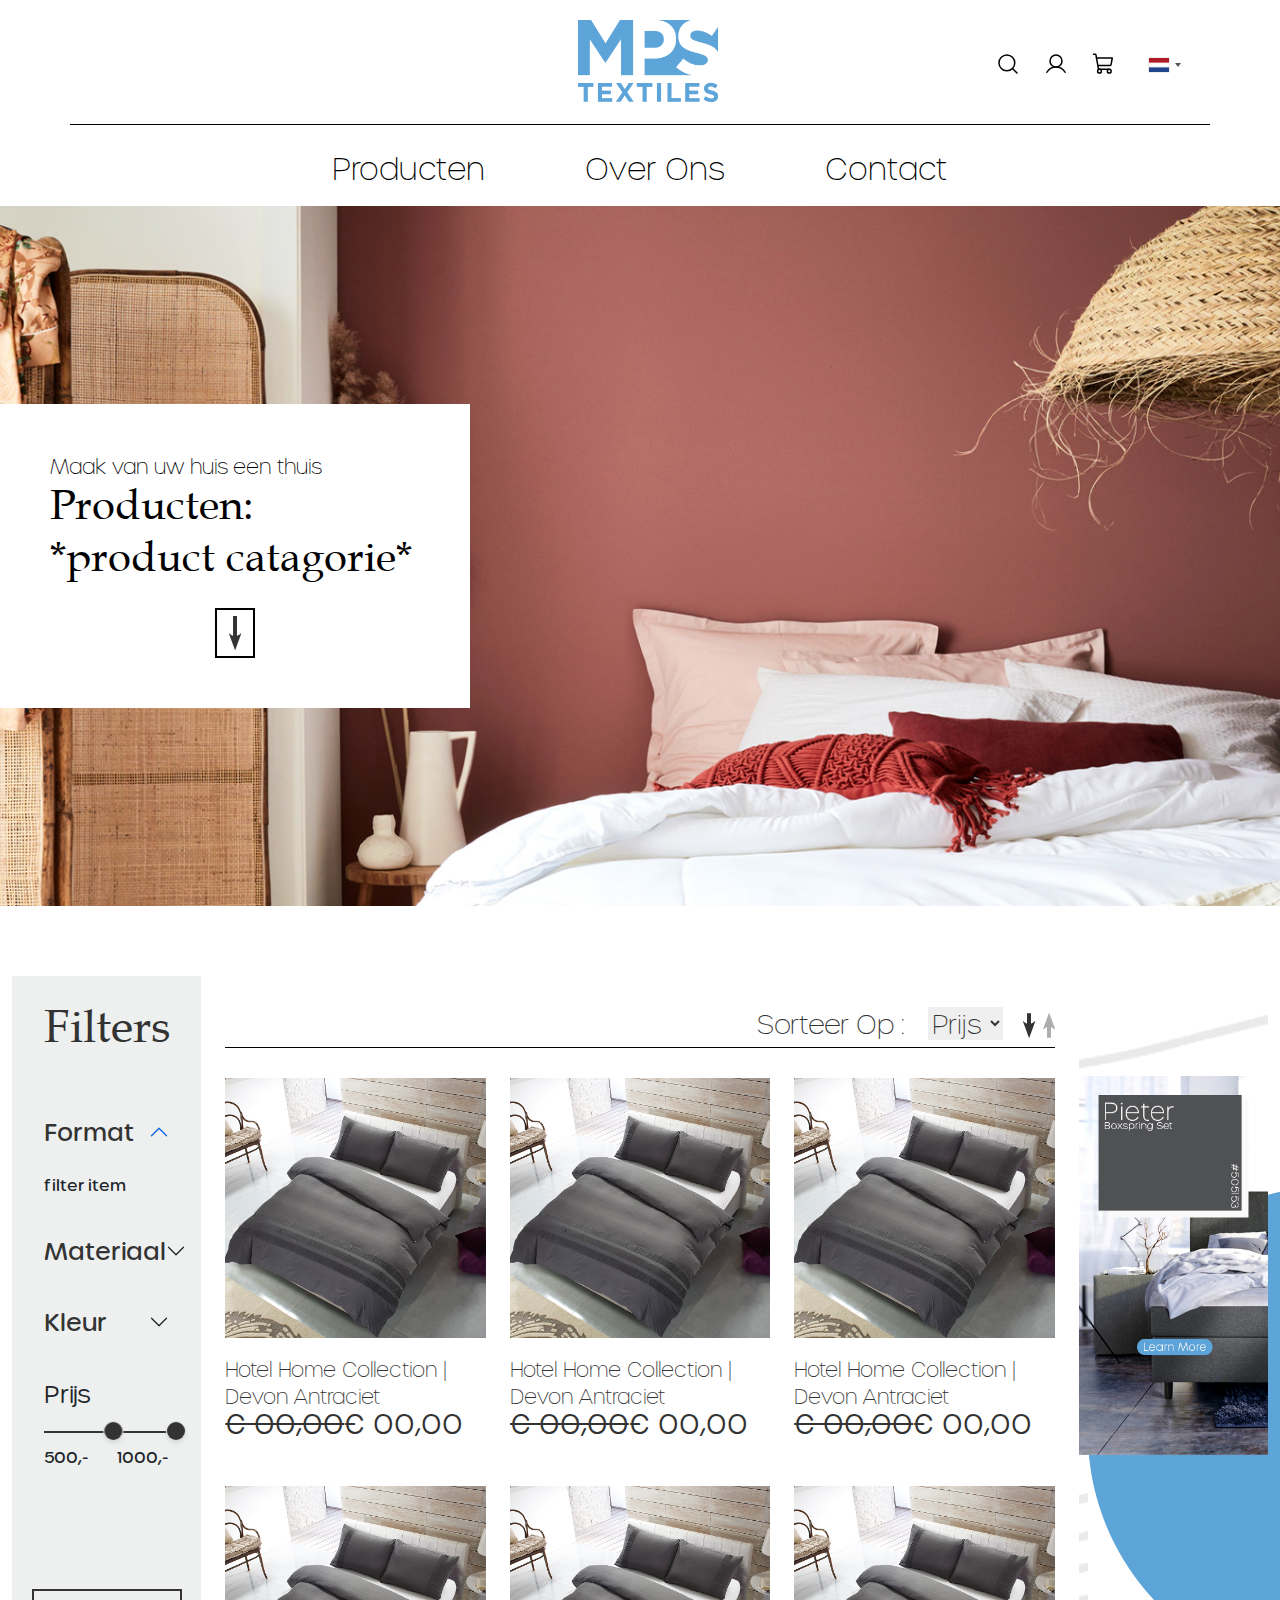
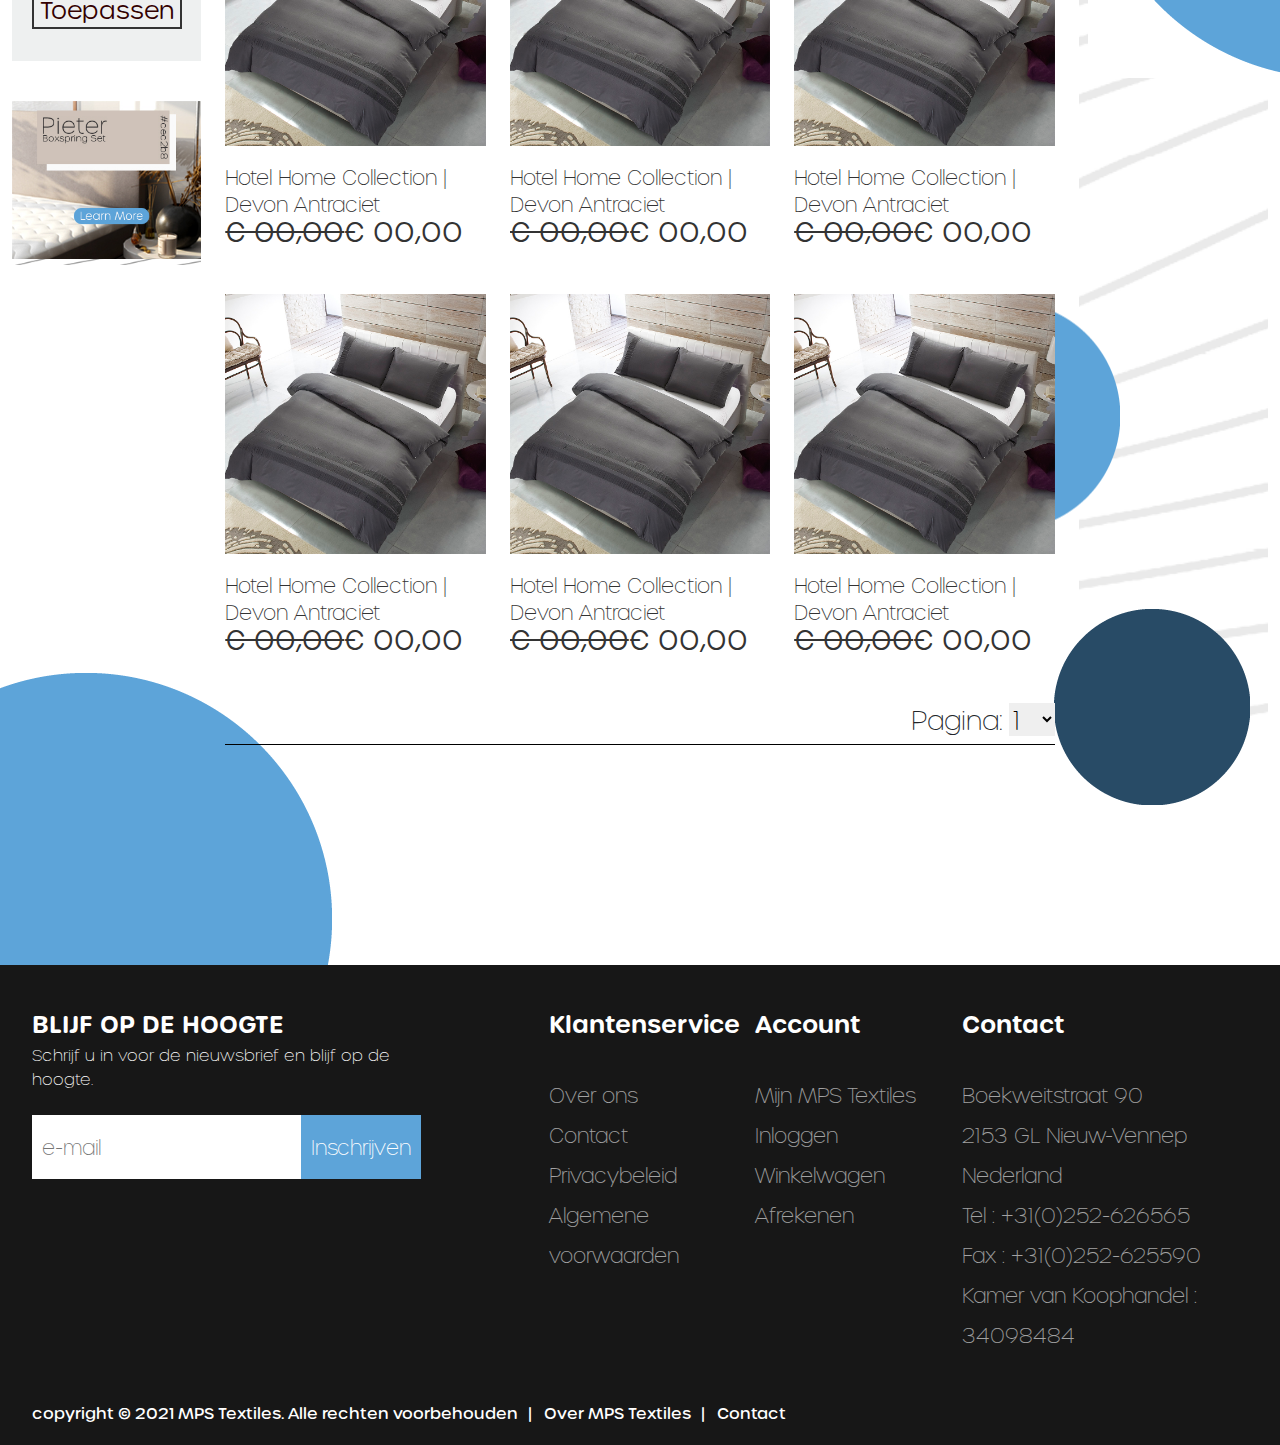
<file: product-page.html>
<!DOCTYPE html>
<html lang="en">

<head>
	<meta charset="UTF-8" />
	<meta name="viewport" content="width=device-width, initial-scale=1.0" />
	<title>MPS TEXTiles</title>
	<!-- Favicon -->
	<!-- <link rel="icon" type="image/png" sizes="16x16" href=""> -->
	<link rel="stylesheet" href="assets/css/swiper-bundle.min.css" />
	<!-- Bootstrap -->
	<link rel="stylesheet" href="assets/css/bootstrap.min.css" />
	<link rel="stylesheet" href="assets/css/countrySelect.min.css" />
	<link rel="stylesheet" href="assets/css/nouislider.min.css" />
	<!-- Main css -->
	<link rel="stylesheet" href="assets/css/main.css" />
	<link rel="stylesheet" href="assets/css/main.css.map" />
</head>

<body>
	<!-- header section start  -->
	<header class="header">
		<!-- Top Content -->
		<div class="header-top__content">
			<div class="container">
				<div>
					<!-- brand logo -->
					<a href="index.html" class="logo">
						<img src="assets/images/logo.png" alt="brand-logo" class="img-fluid" />
					</a>
					<!-- Actions  -->
					<div class="header-actions">
						<ul>
							<li>
								<button type="button" data-bs-toggle="modal" data-bs-target="#searchModal">
									<img src="assets/images/icons/magnifying-glass.svg" alt="icon" />
								</button>
							</li>
							<li class="dropdown">
								<button class="dropdown-toggle" type="button" id="userDropOne" data-bs-toggle="dropdown"
									aria-expanded="false">
									<img src="assets/images/icons/user.svg" alt="icon" />
								</button>
								<div class="dropdown-menu" aria-labelledby="userDropOne">
									<ul>
										<li>
											<a href="#"> Drop Item </a>
										</li>
										<li>
											<a href="#"> Drop Item </a>
										</li>
									</ul>
								</div>
							</li>
							<li class="dropdown">
								<button data-bs-toggle="offcanvas" data-bs-target="#cart-right"
									aria-controls="cart-right">
									<img src="assets/images/icons/shopping-cart.svg" alt="icon" />
								</button>
							</li>
							<li>
								<input id="country_selector" type="text" />
							</li>
						</ul>
					</div>
				</div>
			</div>
		</div>
		<!-- bottom content  -->
		<div class="header-bottom__content">
			<div class="container position-relative">
				<ul class="menu">

					<li class="menu-item d-block d-lg-none">
						<!-- megamenu dropdown small screen starts -->
						<a class="nav-item" data-bs-toggle="offcanvas" href="#sideMegamenu" role="button"
							aria-controls="sideMegamenu">
							Producten
						</a>
					</li>
					<!-- megamenu dropdown small screen starts -->

					<li class="menu-item d-none d-lg-block">
						<a id="megaMenuButton" class="nav-item" data-bs-toggle="collapse" href="#megaMenu"
							aria-expanded="false" aria-controls="megaMenu">
							Producten
						</a>
					</li>

					<li class="menu-item">
						<a class="nav-item" href="overones.html">Over Ons</a>
					</li>
					<li class="menu-item">
						<a class="nav-item" href="contact.html">Contact</a>
					</li>
				</ul>

				<!-- megamenu start -->
				<div id="megaMenu" class="accordion-collapse mega-menu-desktop collapse"
					aria-labelledby="megaMenuButton">
					<div class="accordion-body p-4">

						<div class="row">
							<div class="nav flex-column nav-pills col-4 col-xxl-3 px-4 parent-menu" id="v-pills-tab"
								role="tablist" aria-orientation="vertical">

								<button class="nav-link" id="v-pills-Dekbedovertrek-tab" data-bs-toggle="pill"
									data-bs-target="#v-pills-Dekbedovertrek" type="button" role="tab"
									aria-controls="v-pills-Dekbedovertrek" aria-selected="true">Dekbedovertrek
								</button>

								<button class="nav-link" id="v-pills-Dekbed-tab" data-bs-toggle="pill"
									data-bs-target="#v-pills-Dekbed" type="button" role="tab"
									aria-controls="v-pills-Dekbed" aria-selected="true">Dekbed
								</button>

								<button class="nav-link" id="v-pills-Hoeslaken-tab" data-bs-toggle="pill"
									data-bs-target="#v-pills-Hoeslaken" type="button" role="tab"
									aria-controls="v-pills-Hoeslaken" aria-selected="true">Hoeslaken
								</button>

								<button class="nav-link" id="v-pills-Hoofdkussen-tab" data-bs-toggle="pill"
									data-bs-target="#v-pills-Hoofdkussen" type="button" role="tab"
									aria-controls="v-pills-Hoofdkussen" aria-selected="true">Hoofdkussen
								</button>

								<button class="nav-link" id="v-pills-Topper-tab" data-bs-toggle="pill"
									data-bs-target="#v-pills-Topper" type="button" role="tab"
									aria-controls="v-pills-Topper" aria-selected="true">Topper
								</button>

								<button class="nav-link" id="v-pills-Huisvesting-tab" data-bs-toggle="pill"
									data-bs-target="#v-pills-Huisvesting" type="button" role="tab"
									aria-controls="v-pills-Huisvesting" aria-selected="true">Huisvesting
								</button>

								<button class="nav-link" id="v-pills-Bedsprei-tab" data-bs-toggle="pill"
									data-bs-target="#v-pills-Bedsprei" type="button" role="tab"
									aria-controls="v-pills-Bedsprei" aria-selected="true">Bedsprei
								</button>

							</div>

							<div class="tab-content col-8 col-xxl-9" id="v-pills-tabContent">
								<div class="tab-pane fade show" id="v-pills-Dekbedovertrek" role="tabpanel"
									aria-labelledby="v-pills-Dekbedovertrek-tab">
									<div class="row">
										<div class="col-4 ps-5 pe-4 shoort-column">
											<ul>
												<li>
													<h3>Soort</h3>
												</li>
												<li><a href="#">Punt kussen</a></li>
												<li><a href="#">Box kussen</a></li>
												<li><a href="#">Ortho kussen </a></li>
											</ul>
										</div>
										<div class="col-4 ps-5 pe-4 vulling-column">
											<ul>
												<li>
													<h3>Vulling</h3>
												</li>
												<li><a href="#">Synthetisch</a></li>
												<li><a href="#">Kapok</a></li>
												<li><a href="#">Traagschuim</a></li>
												<li><a href="#">Dons</a></li>
												<li><a href="#">Dons veren</a></li>
												<li><a href="#">Veren</a></li>
												<li><a href="#">Schapen wol</a></li>
												<li><a href="#">Latex</a></li>
												<li><a href="#">Latex Ilke</a></li>
											</ul>
										</div>
										<div class="col-4 ps-5 pe-4">
											<ul>
												<li>
													<h3>Merk</h3>
												</li>
												<li><a href="#">Zydante Swiss Tech</a></li>
												<li><a href="#">Dream Fit</a></li>
												<li><a href="#">H2O</a></li>
												<li><a href="#">Cool Sleeper</a></li>
												<li><a href="#">Dr. Fit</a></li>
											</ul>
										</div>
									</div>
								</div>

								<div class="tab-pane fade show" id="v-pills-Dekbed" role="tabpanel"
									aria-labelledby="v-pills-Dekbed-tab">
									<div class="row">
										<div class="col-4 ps-5 pe-4 shoort-column">
											<ul>
												<li>
													<h3>Soort</h3>
												</li>
												<li><a href="#">Punt kussen</a></li>
												<li><a href="#">Box kussen</a></li>
												<li><a href="#">Ortho kussen </a></li>
											</ul>
										</div>
										<div class="col-4 ps-5 pe-4 vulling-column">
											<ul>
												<li>
													<h3>Vulling</h3>
												</li>
												<li><a href="#">Synthetisch</a></li>
												<li><a href="#">Kapok</a></li>
												<li><a href="#">Traagschuim</a></li>
												<li><a href="#">Dons</a></li>
												<li><a href="#">Dons veren</a></li>
												<li><a href="#">Veren</a></li>
												<li><a href="#">Schapen wol</a></li>
												<li><a href="#">Latex</a></li>
												<li><a href="#">Latex Ilke</a></li>
											</ul>
										</div>
										<div class="col-4 ps-5 pe-4">
											<ul>
												<li>
													<h3>Merk</h3>
												</li>
												<li><a href="#">Zydante Swiss Tech</a></li>
												<li><a href="#">Dream Fit</a></li>
												<li><a href="#">H2O</a></li>
												<li><a href="#">Cool Sleeper</a></li>
												<li><a href="#">Dr. Fit</a></li>
											</ul>
										</div>
									</div>
								</div>

								<div class="tab-pane fade show" id="v-pills-Hoeslaken" role="tabpanel"
									aria-labelledby="v-pills-Hoeslaken-tab">
									<div class="row">
										<div class="col-4 ps-5 pe-4 shoort-column">
											<ul>
												<li>
													<h3>Soort</h3>
												</li>
												<li><a href="#">Punt kussen</a></li>
												<li><a href="#">Box kussen</a></li>
												<li><a href="#">Ortho kussen </a></li>
											</ul>
										</div>
										<div class="col-4 ps-5 pe-4 vulling-column">
											<ul>
												<li>
													<h3>Vulling</h3>
												</li>
												<li><a href="#">Synthetisch</a></li>
												<li><a href="#">Kapok</a></li>
												<li><a href="#">Traagschuim</a></li>
												<li><a href="#">Dons</a></li>
												<li><a href="#">Dons veren</a></li>
												<li><a href="#">Veren</a></li>
												<li><a href="#">Schapen wol</a></li>
												<li><a href="#">Latex</a></li>
												<li><a href="#">Latex Ilke</a></li>
											</ul>
										</div>
										<div class="col-4 ps-5 pe-4">
											<ul>
												<li>
													<h3>Merk</h3>
												</li>
												<li><a href="#">Zydante Swiss Tech</a></li>
												<li><a href="#">Dream Fit</a></li>
												<li><a href="#">H2O</a></li>
												<li><a href="#">Cool Sleeper</a></li>
												<li><a href="#">Dr. Fit</a></li>
											</ul>
										</div>
									</div>
								</div>

								<div class="tab-pane fade show active" id="v-pills-Hoofdkussen" role="tabpanel"
									aria-labelledby="v-pills-Hoofdkussen-tab">
									<div class="row">
										<div class="col-4 ps-5 pe-4 shoort-column">
											<ul>
												<li>
													<h3>Soort</h3>
												</li>
												<li><a href="#">Punt kussen</a></li>
												<li><a href="#">Box kussen</a></li>
												<li><a href="#">Ortho kussen </a></li>
											</ul>
										</div>
										<div class="col-4 ps-5 pe-4 vulling-column">
											<ul>
												<li>
													<h3>Vulling</h3>
												</li>
												<li><a href="#">Synthetisch</a></li>
												<li><a href="#">Kapok</a></li>
												<li><a href="#">Traagschuim</a></li>
												<li><a href="#">Dons</a></li>
												<li><a href="#">Dons veren</a></li>
												<li><a href="#">Veren</a></li>
												<li><a href="#">Schapen wol</a></li>
												<li><a href="#">Latex</a></li>
												<li><a href="#">Latex Ilke</a></li>
											</ul>
										</div>
										<div class="col-4 ps-5 pe-4">
											<ul>
												<li>
													<h3>Merk</h3>
												</li>
												<li><a href="#">Zydante Swiss Tech</a></li>
												<li><a href="#">Dream Fit</a></li>
												<li><a href="#">H2O</a></li>
												<li><a href="#">Cool Sleeper</a></li>
												<li><a href="#">Dr. Fit</a></li>
											</ul>
										</div>
									</div>
								</div>

								<div class="tab-pane fade show" id="v-pills-Topper" role="tabpanel"
									aria-labelledby="v-pills-Topper-tab">
									<div class="row">
										<div class="col-4 ps-5 pe-4 shoort-column">
											<ul>
												<li>
													<h3>Soort</h3>
												</li>
												<li><a href="#">Punt kussen</a></li>
												<li><a href="#">Box kussen</a></li>
												<li><a href="#">Ortho kussen </a></li>
											</ul>
										</div>
										<div class="col-4 ps-5 pe-4 vulling-column">
											<ul>
												<li>
													<h3>Vulling</h3>
												</li>
												<li><a href="#">Synthetisch</a></li>
												<li><a href="#">Kapok</a></li>
												<li><a href="#">Traagschuim</a></li>
												<li><a href="#">Dons</a></li>
												<li><a href="#">Dons veren</a></li>
												<li><a href="#">Veren</a></li>
												<li><a href="#">Schapen wol</a></li>
												<li><a href="#">Latex</a></li>
												<li><a href="#">Latex Ilke</a></li>
											</ul>
										</div>
										<div class="col-4 ps-5 pe-4">
											<ul>
												<li>
													<h3>Merk</h3>
												</li>
												<li><a href="#">Zydante Swiss Tech</a></li>
												<li><a href="#">Dream Fit</a></li>
												<li><a href="#">H2O</a></li>
												<li><a href="#">Cool Sleeper</a></li>
												<li><a href="#">Dr. Fit</a></li>
											</ul>
										</div>
									</div>
								</div>

								<div class="tab-pane fade show" id="v-pills-Huisvesting" role="tabpanel"
									aria-labelledby="v-pills-Huisvesting-tab">
									<div class="row">
										<div class="col-4 ps-5 pe-4 shoort-column">
											<ul>
												<li>
													<h3>Soort</h3>
												</li>
												<li><a href="#">Punt kussen</a></li>
												<li><a href="#">Box kussen</a></li>
												<li><a href="#">Ortho kussen </a></li>
											</ul>
										</div>
										<div class="col-4 ps-5 pe-4 vulling-column">
											<ul>
												<li>
													<h3>Vulling</h3>
												</li>
												<li><a href="#">Synthetisch</a></li>
												<li><a href="#">Kapok</a></li>
												<li><a href="#">Traagschuim</a></li>
												<li><a href="#">Dons</a></li>
												<li><a href="#">Dons veren</a></li>
												<li><a href="#">Veren</a></li>
												<li><a href="#">Schapen wol</a></li>
												<li><a href="#">Latex</a></li>
												<li><a href="#">Latex Ilke</a></li>
											</ul>
										</div>
										<div class="col-4 ps-5 pe-4">
											<ul>
												<li>
													<h3>Merk</h3>
												</li>
												<li><a href="#">Zydante Swiss Tech</a></li>
												<li><a href="#">Dream Fit</a></li>
												<li><a href="#">H2O</a></li>
												<li><a href="#">Cool Sleeper</a></li>
												<li><a href="#">Dr. Fit</a></li>
											</ul>
										</div>
									</div>
								</div>

								<div class="tab-pane fade show" id="v-pills-Bedsprei" role="tabpanel"
									aria-labelledby="v-pills-Bedsprei-tab">
									<div class="row">
										<div class="col-4 ps-5 pe-4 shoort-column">
											<ul>
												<li>
													<h3>Soort</h3>
												</li>
												<li><a href="#">Punt kussen</a></li>
												<li><a href="#">Box kussen</a></li>
												<li><a href="#">Ortho kussen </a></li>
											</ul>
										</div>
										<div class="col-4 ps-5 pe-4 vulling-column">
											<ul>
												<li>
													<h3>Vulling</h3>
												</li>
												<li><a href="#">Synthetisch</a></li>
												<li><a href="#">Kapok</a></li>
												<li><a href="#">Traagschuim</a></li>
												<li><a href="#">Dons</a></li>
												<li><a href="#">Dons veren</a></li>
												<li><a href="#">Veren</a></li>
												<li><a href="#">Schapen wol</a></li>
												<li><a href="#">Latex</a></li>
												<li><a href="#">Latex Ilke</a></li>
											</ul>
										</div>
										<div class="col-4 ps-5 pe-4">
											<ul>
												<li>
													<h3>Merk</h3>
												</li>
												<li><a href="#">Zydante Swiss Tech</a></li>
												<li><a href="#">Dream Fit</a></li>
												<li><a href="#">H2O</a></li>
												<li><a href="#">Cool Sleeper</a></li>
												<li><a href="#">Dr. Fit</a></li>
											</ul>
										</div>
									</div>
								</div>

							</div>
						</div>

					</div>
				</div>
				<!-- megamenu big screen ended -->

				<!-- sidenav for small screen starts -->
				<div class="offcanvas offcanvas-start side-menu" tabindex="-1" id="sideMegamenu"
					aria-labelledby="sideMegamenuLabel">
					<div class="offcanvas-header">
						<h5 class="offcanvas-title text-white" id="sideMegamenuLabel">Producten</h5>
						<button type="button" class="btn-close btn-close-custom text-reset" data-bs-dismiss="offcanvas"
							aria-label="Close">X</button>
					</div>
					<div class="offcanvas-body">
						<div class="accordion accordion-flush" id="accordionFlushNav">
							<div class="accordion-item">
								<h2 class="accordion-header" id="flush-headingOne">
									<button class="accordion-button collapsed" type="button" data-bs-toggle="collapse"
										data-bs-target="#flush-collapseOne" aria-expanded="false"
										aria-controls="flush-collapseOne">
										Dekbedovertrek
									</button>
								</h2>
								<div id="flush-collapseOne" class="accordion-collapse collapse"
									aria-labelledby="flush-headingOne" data-bs-parent="#accordionFlushNav">
									<div class="accordion-body">

										<!--Dekbedovertrek sub Accordion start-->
										<div class="accordion accordion-flush" id="Dekbedovertrek-sub-accordion">
											<div class="accordion-item">
												<h2 class="accordion-header" id="Dekbedovertrek-sub-flush-headingOne">
													<button class="accordion-button sub-title collapsed" type="button"
														data-bs-toggle="collapse"
														data-bs-target="#Dekbedovertrek-soort-flush-collapseOne"
														aria-expanded="false"
														aria-controls="Dekbedovertrek-soort-flush-collapseOne">
														Soort
													</button>
												</h2>
												<div id="Dekbedovertrek-soort-flush-collapseOne"
													class="accordion-collapse collapse"
													aria-labelledby="Dekbedovertrek-sub-flush-headingOne"
													data-bs-parent="#Dekbedovertrek-sub-accordion">
													<ul>
														<li><a href="#">Punt kussen</a></li>
														<li><a href="#">Box kussen</a></li>
														<li><a href="#">Ortho kussen </a></li>
													</ul>
												</div>
											</div>
											<div class="accordion-item">
												<h2 class="accordion-header" id="Dekbedovertrek-sub-flush-headingTwo">
													<button class="accordion-button sub-title collapsed" type="button"
														data-bs-toggle="collapse"
														data-bs-target="#Dekbedovertrek-vulling-flush-collapseTwo"
														aria-expanded="false"
														aria-controls="Dekbedovertrek-vulling-flush-collapseTwo">
														Vulling
													</button>
												</h2>
												<div id="Dekbedovertrek-vulling-flush-collapseTwo"
													class="accordion-collapse collapse"
													aria-labelledby="Dekbedovertrek-sub-flush-headingTwo"
													data-bs-parent="#Dekbedovertrek-sub-accordion">
													<ul>
														<li><a href="#">Synthetisch</a></li>
														<li><a href="#">Kapok</a></li>
														<li><a href="#">Traagschuim</a></li>
														<li><a href="#">Dons</a></li>
														<li><a href="#">Dons veren</a></li>
														<li><a href="#">Veren</a></li>
														<li><a href="#">Schapen wol</a></li>
														<li><a href="#">Latex</a></li>
														<li><a href="#">Latex Ilke</a></li>
													</ul>
												</div>
											</div>
											<div class="accordion-item">
												<h2 class="accordion-header" id="Dekbedovertrek-sub-flush-headingThree">
													<button class="accordion-button sub-title collapsed" type="button"
														data-bs-toggle="collapse"
														data-bs-target="#Dekbedovertrek-merk-flush-collapseThree"
														aria-expanded="false"
														aria-controls="Dekbedovertrek-merk-flush-collapseThree">
														Merk
													</button>
												</h2>
												<div id="Dekbedovertrek-merk-flush-collapseThree"
													class="accordion-collapse collapse"
													aria-labelledby="Dekbedovertrek-sub-flush-headingThree"
													data-bs-parent="#Dekbedovertrek-sub-accordion">
													<ul>
														<li><a href="#">Zydante Swiss Tech</a></li>
														<li><a href="#">Dream Fit</a></li>
														<li><a href="#">H2O</a></li>
														<li><a href="#">Cool Sleeper</a></li>
														<li><a href="#">Dr. Fit</a></li>
													</ul>
												</div>
											</div>
										</div>
										<!--Dekbedovertrek sub Accordion end-->

									</div>
								</div>
							</div>
							<div class="accordion-item">
								<h2 class="accordion-header" id="flush-headingTwo">
									<button class="accordion-button collapsed" type="button" data-bs-toggle="collapse"
										data-bs-target="#flush-collapseTwo" aria-expanded="false"
										aria-controls="flush-collapseTwo">
										Dekbed
									</button>
								</h2>
								<div id="flush-collapseTwo" class="accordion-collapse collapse"
									aria-labelledby="flush-headingTwo" data-bs-parent="#accordionFlushNav">
									<div class="accordion-body">

										<!--Dekbed sub Accordion start-->
										<div class="accordion accordion-flush" id="Dekbed-sub-accordion">
											<div class="accordion-item">
												<h2 class="accordion-header" id="Dekbed-sub-flush-headingOne">
													<button class="accordion-button sub-title collapsed" type="button"
														data-bs-toggle="collapse"
														data-bs-target="#Dekbed-soort-flush-collapseOne"
														aria-expanded="false"
														aria-controls="Dekbed-soort-flush-collapseOne">
														Soort
													</button>
												</h2>
												<div id="Dekbed-soort-flush-collapseOne"
													class="accordion-collapse collapse"
													aria-labelledby="Dekbed-sub-flush-headingOne"
													data-bs-parent="#Dekbed-sub-accordion">
													<ul>
														<li><a href="#">Punt kussen</a></li>
														<li><a href="#">Box kussen</a></li>
														<li><a href="#">Ortho kussen </a></li>
													</ul>
												</div>
											</div>
											<div class="accordion-item">
												<h2 class="accordion-header" id="Dekbed-sub-flush-headingTwo">
													<button class="accordion-button sub-title collapsed" type="button"
														data-bs-toggle="collapse"
														data-bs-target="#Dekbed-vulling-flush-collapseTwo"
														aria-expanded="false"
														aria-controls="Dekbed-vulling-flush-collapseTwo">
														Vulling
													</button>
												</h2>
												<div id="Dekbed-vulling-flush-collapseTwo"
													class="accordion-collapse collapse"
													aria-labelledby="Dekbed-sub-flush-headingTwo"
													data-bs-parent="#Dekbed-sub-accordion">
													<ul>
														<li><a href="#">Synthetisch</a></li>
														<li><a href="#">Kapok</a></li>
														<li><a href="#">Traagschuim</a></li>
														<li><a href="#">Dons</a></li>
														<li><a href="#">Dons veren</a></li>
														<li><a href="#">Veren</a></li>
														<li><a href="#">Schapen wol</a></li>
														<li><a href="#">Latex</a></li>
														<li><a href="#">Latex Ilke</a></li>
													</ul>
												</div>
											</div>
											<div class="accordion-item">
												<h2 class="accordion-header" id="Dekbed-sub-flush-headingThree">
													<button class="accordion-button sub-title collapsed" type="button"
														data-bs-toggle="collapse"
														data-bs-target="#Dekbed-merk-flush-collapseThree"
														aria-expanded="false"
														aria-controls="Dekbed-merk-flush-collapseThree">
														Merk
													</button>
												</h2>
												<div id="Dekbed-merk-flush-collapseThree"
													class="accordion-collapse collapse"
													aria-labelledby="Dekbed-sub-flush-headingThree"
													data-bs-parent="#Dekbed-sub-accordion">
													<ul>
														<li><a href="#">Zydante Swiss Tech</a></li>
														<li><a href="#">Dream Fit</a></li>
														<li><a href="#">H2O</a></li>
														<li><a href="#">Cool Sleeper</a></li>
														<li><a href="#">Dr. Fit</a></li>
													</ul>
												</div>
											</div>
										</div>
										<!--Dekbed sub Accordion end-->

									</div>
								</div>
							</div>
							<div class="accordion-item">
								<h2 class="accordion-header" id="flush-headingThree">
									<button class="accordion-button collapsed" type="button" data-bs-toggle="collapse"
										data-bs-target="#flush-collapseThree" aria-expanded="false"
										aria-controls="flush-collapseThree">
										Hoeslaken
									</button>
								</h2>
								<div id="flush-collapseThree" class="accordion-collapse collapse"
									aria-labelledby="flush-headingThree" data-bs-parent="#accordionFlushNav">
									<div class="accordion-body">
										<!--Hoeslaken sub Accordion start-->
										<div class="accordion accordion-flush" id="Hoeslaken-sub-accordion">
											<div class="accordion-item">
												<h2 class="accordion-header" id="Hoeslaken-sub-flush-headingOne">
													<button class="accordion-button sub-title collapsed" type="button"
														data-bs-toggle="collapse"
														data-bs-target="#Hoeslaken-soort-flush-collapseOne"
														aria-expanded="false"
														aria-controls="Hoeslaken-soort-flush-collapseOne">
														Soort
													</button>
												</h2>
												<div id="Hoeslaken-soort-flush-collapseOne"
													class="accordion-collapse collapse"
													aria-labelledby="Hoeslaken-sub-flush-headingOne"
													data-bs-parent="#Hoeslaken-sub-accordion">
													<ul>
														<li><a href="#">Punt kussen</a></li>
														<li><a href="#">Box kussen</a></li>
														<li><a href="#">Ortho kussen </a></li>
													</ul>
												</div>
											</div>
											<div class="accordion-item">
												<h2 class="accordion-header" id="Hoeslaken-sub-flush-headingTwo">
													<button class="accordion-button sub-title collapsed" type="button"
														data-bs-toggle="collapse"
														data-bs-target="#Hoeslaken-vulling-flush-collapseTwo"
														aria-expanded="false"
														aria-controls="Hoeslaken-vulling-flush-collapseTwo">
														Vulling
													</button>
												</h2>
												<div id="Hoeslaken-vulling-flush-collapseTwo"
													class="accordion-collapse collapse"
													aria-labelledby="Hoeslaken-sub-flush-headingTwo"
													data-bs-parent="#Hoeslaken-sub-accordion">
													<ul>
														<li><a href="#">Synthetisch</a></li>
														<li><a href="#">Kapok</a></li>
														<li><a href="#">Traagschuim</a></li>
														<li><a href="#">Dons</a></li>
														<li><a href="#">Dons veren</a></li>
														<li><a href="#">Veren</a></li>
														<li><a href="#">Schapen wol</a></li>
														<li><a href="#">Latex</a></li>
														<li><a href="#">Latex Ilke</a></li>
													</ul>
												</div>
											</div>
											<div class="accordion-item">
												<h2 class="accordion-header" id="Hoeslaken-sub-flush-headingThree">
													<button class="accordion-button sub-title collapsed" type="button"
														data-bs-toggle="collapse"
														data-bs-target="#Hoeslaken-merk-flush-collapseThree"
														aria-expanded="false"
														aria-controls="Hoeslaken-merk-flush-collapseThree">
														Merk
													</button>
												</h2>
												<div id="Hoeslaken-merk-flush-collapseThree"
													class="accordion-collapse collapse"
													aria-labelledby="Hoeslaken-sub-flush-headingThree"
													data-bs-parent="#Hoeslaken-sub-accordion">
													<ul>
														<li><a href="#">Zydante Swiss Tech</a></li>
														<li><a href="#">Dream Fit</a></li>
														<li><a href="#">H2O</a></li>
														<li><a href="#">Cool Sleeper</a></li>
														<li><a href="#">Dr. Fit</a></li>
													</ul>
												</div>
											</div>
										</div>
										<!--Hoeslaken sub Accordion end-->
									</div>
								</div>
							</div>
							<div class="accordion-item">
								<h2 class="accordion-header" id="flush-headingFour">
									<button class="accordion-button collapsed" type="button" data-bs-toggle="collapse"
										data-bs-target="#flush-collapseFour" aria-expanded="false"
										aria-controls="flush-collapseThree">
										Hoofdkussen
									</button>
								</h2>
								<div id="flush-collapseFour" class="accordion-collapse collapse"
									aria-labelledby="flush-headingFour" data-bs-parent="#accordionFlushNav">
									<div class="accordion-body">
										<!--Hoofdkussen sub Accordion start-->
										<div class="accordion accordion-flush" id="Hoofdkussen-sub-accordion">
											<div class="accordion-item">
												<h2 class="accordion-header" id="Hoofdkussen-sub-flush-headingOne">
													<button class="accordion-button sub-title collapsed" type="button"
														data-bs-toggle="collapse"
														data-bs-target="#Hoofdkussen-soort-flush-collapseOne"
														aria-expanded="false"
														aria-controls="Hoofdkussen-soort-flush-collapseOne">
														Soort
													</button>
												</h2>
												<div id="Hoofdkussen-soort-flush-collapseOne"
													class="accordion-collapse collapse"
													aria-labelledby="Hoofdkussen-sub-flush-headingOne"
													data-bs-parent="#Hoofdkussen-sub-accordion">
													<ul>
														<li><a href="#">Punt kussen</a></li>
														<li><a href="#">Box kussen</a></li>
														<li><a href="#">Ortho kussen </a></li>
													</ul>
												</div>
											</div>
											<div class="accordion-item">
												<h2 class="accordion-header" id="Hoofdkussen-sub-flush-headingTwo">
													<button class="accordion-button sub-title collapsed" type="button"
														data-bs-toggle="collapse"
														data-bs-target="#Hoofdkussen-vulling-flush-collapseTwo"
														aria-expanded="false"
														aria-controls="Hoofdkussen-vulling-flush-collapseTwo">
														Vulling
													</button>
												</h2>
												<div id="Hoofdkussen-vulling-flush-collapseTwo"
													class="accordion-collapse collapse"
													aria-labelledby="Hoofdkussen-sub-flush-headingTwo"
													data-bs-parent="#Hoofdkussen-sub-accordion">
													<ul>
														<li><a href="#">Synthetisch</a></li>
														<li><a href="#">Kapok</a></li>
														<li><a href="#">Traagschuim</a></li>
														<li><a href="#">Dons</a></li>
														<li><a href="#">Dons veren</a></li>
														<li><a href="#">Veren</a></li>
														<li><a href="#">Schapen wol</a></li>
														<li><a href="#">Latex</a></li>
														<li><a href="#">Latex Ilke</a></li>
													</ul>
												</div>
											</div>
											<div class="accordion-item">
												<h2 class="accordion-header" id="Hoofdkussen-sub-flush-headingThree">
													<button class="accordion-button sub-title collapsed" type="button"
														data-bs-toggle="collapse"
														data-bs-target="#Hoofdkussen-merk-flush-collapseThree"
														aria-expanded="false"
														aria-controls="Hoofdkussen-merk-flush-collapseThree">
														Merk
													</button>
												</h2>
												<div id="Hoofdkussen-merk-flush-collapseThree"
													class="accordion-collapse collapse"
													aria-labelledby="Hoofdkussen-sub-flush-headingThree"
													data-bs-parent="#Hoofdkussen-sub-accordion">
													<ul>
														<li><a href="#">Zydante Swiss Tech</a></li>
														<li><a href="#">Dream Fit</a></li>
														<li><a href="#">H2O</a></li>
														<li><a href="#">Cool Sleeper</a></li>
														<li><a href="#">Dr. Fit</a></li>
													</ul>
												</div>
											</div>
										</div>
										<!--Hoofdkussen sub Accordion end-->
									</div>
								</div>
							</div>
							<div class="accordion-item">
								<h2 class="accordion-header" id="flush-headingFive">
									<button class="accordion-button collapsed" type="button" data-bs-toggle="collapse"
										data-bs-target="#flush-collapseFive" aria-expanded="false"
										aria-controls="flush-collapseThree">
										Topper
									</button>
								</h2>
								<div id="flush-collapseFive" class="accordion-collapse collapse"
									aria-labelledby="flush-headingFive" data-bs-parent="#accordionFlushNav">
									<div class="accordion-body">
										<!--Topper sub Accordion start-->
										<div class="accordion accordion-flush" id="Topper-sub-accordion">
											<div class="accordion-item">
												<h2 class="accordion-header" id="Topper-sub-flush-headingOne">
													<button class="accordion-button sub-title collapsed" type="button"
														data-bs-toggle="collapse"
														data-bs-target="#Topper-soort-flush-collapseOne"
														aria-expanded="false"
														aria-controls="Topper-soort-flush-collapseOne">
														Soort
													</button>
												</h2>
												<div id="Topper-soort-flush-collapseOne"
													class="accordion-collapse collapse"
													aria-labelledby="Topper-sub-flush-headingOne"
													data-bs-parent="#Topper-sub-accordion">
													<ul>
														<li><a href="#">Punt kussen</a></li>
														<li><a href="#">Box kussen</a></li>
														<li><a href="#">Ortho kussen </a></li>
													</ul>
												</div>
											</div>
											<div class="accordion-item">
												<h2 class="accordion-header" id="Topper-sub-flush-headingTwo">
													<button class="accordion-button sub-title collapsed" type="button"
														data-bs-toggle="collapse"
														data-bs-target="#Topper-vulling-flush-collapseTwo"
														aria-expanded="false"
														aria-controls="Topper-vulling-flush-collapseTwo">
														Vulling
													</button>
												</h2>
												<div id="Topper-vulling-flush-collapseTwo"
													class="accordion-collapse collapse"
													aria-labelledby="Topper-sub-flush-headingTwo"
													data-bs-parent="#Topper-sub-accordion">
													<ul>
														<li><a href="#">Synthetisch</a></li>
														<li><a href="#">Kapok</a></li>
														<li><a href="#">Traagschuim</a></li>
														<li><a href="#">Dons</a></li>
														<li><a href="#">Dons veren</a></li>
														<li><a href="#">Veren</a></li>
														<li><a href="#">Schapen wol</a></li>
														<li><a href="#">Latex</a></li>
														<li><a href="#">Latex Ilke</a></li>
													</ul>
												</div>
											</div>
											<div class="accordion-item">
												<h2 class="accordion-header" id="Topper-sub-flush-headingThree">
													<button class="accordion-button sub-title collapsed" type="button"
														data-bs-toggle="collapse"
														data-bs-target="#Topper-merk-flush-collapseThree"
														aria-expanded="false"
														aria-controls="Topper-merk-flush-collapseThree">
														Merk
													</button>
												</h2>
												<div id="Topper-merk-flush-collapseThree"
													class="accordion-collapse collapse"
													aria-labelledby="Topper-sub-flush-headingThree"
													data-bs-parent="#Topper-sub-accordion">
													<ul>
														<li><a href="#">Zydante Swiss Tech</a></li>
														<li><a href="#">Dream Fit</a></li>
														<li><a href="#">H2O</a></li>
														<li><a href="#">Cool Sleeper</a></li>
														<li><a href="#">Dr. Fit</a></li>
													</ul>
												</div>
											</div>
										</div>
										<!--Topper sub Accordion end-->
									</div>
								</div>
							</div>
							<div class="accordion-item">
								<h2 class="accordion-header" id="flush-headingSix">
									<button class="accordion-button collapsed" type="button" data-bs-toggle="collapse"
										data-bs-target="#flush-collapseSix" aria-expanded="false"
										aria-controls="flush-collapseThree">
										Huisvesting
									</button>
								</h2>
								<div id="flush-collapseSix" class="accordion-collapse collapse"
									aria-labelledby="flush-headingSix" data-bs-parent="#accordionFlushNav">
									<div class="accordion-body">
										<!--Huisvesting sub Accordion start-->
										<div class="accordion accordion-flush" id="Huisvesting-sub-accordion">
											<div class="accordion-item">
												<h2 class="accordion-header" id="Huisvesting-sub-flush-headingOne">
													<button class="accordion-button sub-title collapsed" type="button"
														data-bs-toggle="collapse"
														data-bs-target="#Huisvesting-soort-flush-collapseOne"
														aria-expanded="false"
														aria-controls="Huisvesting-soort-flush-collapseOne">
														Soort
													</button>
												</h2>
												<div id="Huisvesting-soort-flush-collapseOne"
													class="accordion-collapse collapse"
													aria-labelledby="Huisvesting-sub-flush-headingOne"
													data-bs-parent="#Huisvesting-sub-accordion">
													<ul>
														<li><a href="#">Punt kussen</a></li>
														<li><a href="#">Box kussen</a></li>
														<li><a href="#">Ortho kussen </a></li>
													</ul>
												</div>
											</div>
											<div class="accordion-item">
												<h2 class="accordion-header" id="Huisvesting-sub-flush-headingTwo">
													<button class="accordion-button sub-title collapsed" type="button"
														data-bs-toggle="collapse"
														data-bs-target="#Huisvesting-vulling-flush-collapseTwo"
														aria-expanded="false"
														aria-controls="Huisvesting-vulling-flush-collapseTwo">
														Vulling
													</button>
												</h2>
												<div id="Huisvesting-vulling-flush-collapseTwo"
													class="accordion-collapse collapse"
													aria-labelledby="Huisvesting-sub-flush-headingTwo"
													data-bs-parent="#Huisvesting-sub-accordion">
													<ul>
														<li><a href="#">Synthetisch</a></li>
														<li><a href="#">Kapok</a></li>
														<li><a href="#">Traagschuim</a></li>
														<li><a href="#">Dons</a></li>
														<li><a href="#">Dons veren</a></li>
														<li><a href="#">Veren</a></li>
														<li><a href="#">Schapen wol</a></li>
														<li><a href="#">Latex</a></li>
														<li><a href="#">Latex Ilke</a></li>
													</ul>
												</div>
											</div>
											<div class="accordion-item">
												<h2 class="accordion-header" id="Huisvesting-sub-flush-headingThree">
													<button class="accordion-button sub-title collapsed" type="button"
														data-bs-toggle="collapse"
														data-bs-target="#Huisvesting-merk-flush-collapseThree"
														aria-expanded="false"
														aria-controls="Huisvesting-merk-flush-collapseThree">
														Merk
													</button>
												</h2>
												<div id="Huisvesting-merk-flush-collapseThree"
													class="accordion-collapse collapse"
													aria-labelledby="Huisvesting-sub-flush-headingThree"
													data-bs-parent="#Huisvesting-sub-accordion">
													<ul>
														<li><a href="#">Zydante Swiss Tech</a></li>
														<li><a href="#">Dream Fit</a></li>
														<li><a href="#">H2O</a></li>
														<li><a href="#">Cool Sleeper</a></li>
														<li><a href="#">Dr. Fit</a></li>
													</ul>
												</div>
											</div>
										</div>
										<!--Huisvesting sub Accordion end-->
									</div>
								</div>
							</div>
							<div class="accordion-item">
								<h2 class="accordion-header" id="flush-headingSeven">
									<button class="accordion-button collapsed" type="button" data-bs-toggle="collapse"
										data-bs-target="#flush-collapseSeven" aria-expanded="false"
										aria-controls="flush-collapseThree">
										Bedsprei
									</button>
								</h2>
								<div id="flush-collapseSeven" class="accordion-collapse collapse"
									aria-labelledby="flush-headingSeven" data-bs-parent="#accordionFlushNav">
									<div class="accordion-body">
										<!--Bedsprei sub Accordion start-->
										<div class="accordion accordion-flush" id="Bedsprei-sub-accordion">
											<div class="accordion-item">
												<h2 class="accordion-header" id="Bedsprei-sub-flush-headingOne">
													<button class="accordion-button sub-title collapsed" type="button"
														data-bs-toggle="collapse"
														data-bs-target="#Bedsprei-soort-flush-collapseOne"
														aria-expanded="false"
														aria-controls="Bedsprei-soort-flush-collapseOne">
														Soort
													</button>
												</h2>
												<div id="Bedsprei-soort-flush-collapseOne"
													class="accordion-collapse collapse"
													aria-labelledby="Bedsprei-sub-flush-headingOne"
													data-bs-parent="#Bedsprei-sub-accordion">
													<ul>
														<li><a href="#">Punt kussen</a></li>
														<li><a href="#">Box kussen</a></li>
														<li><a href="#">Ortho kussen </a></li>
													</ul>
												</div>
											</div>
											<div class="accordion-item">
												<h2 class="accordion-header" id="Bedsprei-sub-flush-headingTwo">
													<button class="accordion-button sub-title collapsed" type="button"
														data-bs-toggle="collapse"
														data-bs-target="#Bedsprei-vulling-flush-collapseTwo"
														aria-expanded="false"
														aria-controls="Bedsprei-vulling-flush-collapseTwo">
														Vulling
													</button>
												</h2>
												<div id="Bedsprei-vulling-flush-collapseTwo"
													class="accordion-collapse collapse"
													aria-labelledby="Bedsprei-sub-flush-headingTwo"
													data-bs-parent="#Bedsprei-sub-accordion">
													<ul>
														<li><a href="#">Synthetisch</a></li>
														<li><a href="#">Kapok</a></li>
														<li><a href="#">Traagschuim</a></li>
														<li><a href="#">Dons</a></li>
														<li><a href="#">Dons veren</a></li>
														<li><a href="#">Veren</a></li>
														<li><a href="#">Schapen wol</a></li>
														<li><a href="#">Latex</a></li>
														<li><a href="#">Latex Ilke</a></li>
													</ul>
												</div>
											</div>
											<div class="accordion-item">
												<h2 class="accordion-header" id="Bedsprei-sub-flush-headingThree">
													<button class="accordion-button sub-title collapsed" type="button"
														data-bs-toggle="collapse"
														data-bs-target="#Bedsprei-merk-flush-collapseThree"
														aria-expanded="false"
														aria-controls="Bedsprei-merk-flush-collapseThree">
														Merk
													</button>
												</h2>
												<div id="Bedsprei-merk-flush-collapseThree"
													class="accordion-collapse collapse"
													aria-labelledby="Bedsprei-sub-flush-headingThree"
													data-bs-parent="#Bedsprei-sub-accordion">
													<ul>
														<li><a href="#">Zydante Swiss Tech</a></li>
														<li><a href="#">Dream Fit</a></li>
														<li><a href="#">H2O</a></li>
														<li><a href="#">Cool Sleeper</a></li>
														<li><a href="#">Dr. Fit</a></li>
													</ul>
												</div>
											</div>
										</div>
										<!--Bedsprei sub Accordion end-->
									</div>
								</div>
							</div>
						</div>
					</div>
				</div>
				<!-- megamenu end -->
			</div>
		</div>
	</header>
	<!-- header section end  -->

	<!-- cart section start -->
	<div class="offcanvas offcanvas-end" tabindex="-1" id="cart-right" aria-labelledby="cart-rightLabel">
		<div class="offcanvas-header">
			<button class="d-flex align-items-center" type="button" data-bs-dismiss="offcanvas" aria-label="Close"><img
					src="assets/images/icons/arrow-left.png" alt="" class="pe-2"> Verder winkelen</button>
		</div>
		<div class="offcanvas-body ps-sm-4 position-relative">
			<ul class="product-cart">
				<li class="cart-item d-flex align-items-center">
					<div class="product-img">
						<a href="#"><img src="assets/images/cart/image-1.jpg" alt="product-img" class="img-fluid"></a>
					</div>
					<div class="product-text">
						<a href="#" class="product-description">Doctor Fit Dream Nature | box pillow</a>
						<div class="d-flex justify-content-between">
							<p class="product-price">€9.95</p>
							<div class="d-flex align-items-center product-quantity-box">
								<button>-</button>
								<span class="product-quantity">1</span>
								<button>+</button>
							</div>
						</div>
					</div>
				</li>
				<li class="cart-item d-flex align-items-center">
					<div class="product-img">
						<a href="#"><img src="assets/images/cart/image-2.png" alt="product-img" class="img-fluid"></a>
					</div>
					<div class="product-text">
						<a href="#" class="product-description">*merk/collectie* | *Type/ kleur*</a>
						<div class="d-flex justify-content-between">
							<p class="product-price">€00.00</p>
							<div class="d-flex align-items-center product-quantity-box">
								<button>-</button>
								<span class="product-quantity">1</span>
								<button>+</button>
							</div>
						</div>
					</div>
				</li>
				<li class="cart-item d-flex align-items-center">
					<div class="product-img">
						<a href="#"><img src="assets/images/cart/image-2.png" alt="product-img" class="img-fluid"></a>
					</div>
					<div class="product-text">
						<a href="#" class="product-description">*merk/collectie* | *Type/kleur*</a>
						<div class="d-flex justify-content-between">
							<p class="product-price">€9.95</p>
							<div class="d-flex align-items-center product-quantity-box">
								<button>-</button>
								<span class="product-quantity">1</span>
								<button>+</button>
							</div>
						</div>
					</div>
				</li>
				<li class="cart-item d-flex align-items-center">
					<div class="product-img">
						<a href="#"><img src="assets/images/cart/image-1.jpg" alt="product-img" class="img-fluid"></a>
					</div>
					<div class="product-text">
						<a href="#" class="product-description">Doctor Fit Dream Nature | box pillow</a>
						<div class="d-flex justify-content-between">
							<p class="product-price">€9.95</p>
							<div class="d-flex align-items-center product-quantity-box">
								<button>-</button>
								<span class="product-quantity">1</span>
								<button>+</button>
							</div>
						</div>
					</div>
				</li>
				<li class="cart-item d-flex align-items-center">
					<div class="product-img">
						<a href="#"><img src="assets/images/cart/image-2.png" alt="product-img" class="img-fluid"></a>
					</div>
					<div class="product-text">
						<a href="#" class="product-description">*merk/collectie* | *Type/ kleur*</a>
						<div class="d-flex justify-content-between">
							<p class="product-price">€00.00</p>
							<div class="d-flex align-items-center product-quantity-box">
								<button>-</button>
								<span class="product-quantity">1</span>
								<button>+</button>
							</div>
						</div>
					</div>
				</li>
				<li class="cart-item d-flex align-items-center">
					<div class="product-img">
						<a href="#"><img src="assets/images/cart/image-2.png" alt="product-img" class="img-fluid"></a>
					</div>
					<div class="product-text">
						<a href="#" class="product-description">*merk/collectie* | *Type/kleur*</a>
						<div class="d-flex justify-content-between">
							<p class="product-price">€9.95</p>
							<div class="d-flex align-items-center product-quantity-box">
								<button>-</button>
								<span class="product-quantity">1</span>
								<button>+</button>
							</div>
						</div>
					</div>
				</li>
				<li class="cart-item d-flex align-items-center">
					<div class="product-img">
						<a href="#"><img src="assets/images/cart/image-1.jpg" alt="product-img" class="img-fluid"></a>
					</div>
					<div class="product-text">
						<a href="#" class="product-description">Doctor Fit Dream Nature | box pillow</a>
						<div class="d-flex justify-content-between">
							<p class="product-price">€9.95</p>
							<div class="d-flex align-items-center product-quantity-box">
								<button>-</button>
								<span class="product-quantity">1</span>
								<button>+</button>
							</div>
						</div>
					</div>
				</li>
				<li class="cart-item d-flex align-items-center">
					<div class="product-img">
						<a href="#"><img src="assets/images/cart/image-2.png" alt="product-img" class="img-fluid"></a>
					</div>
					<div class="product-text">
						<a href="#" class="product-description">*merk/collectie* | *Type/ kleur*</a>
						<div class="d-flex justify-content-between">
							<p class="product-price">€00.00</p>
							<div class="d-flex align-items-center product-quantity-box">
								<button>-</button>
								<span class="product-quantity">1</span>
								<button>+</button>
							</div>
						</div>
					</div>
				</li>
				<li class="cart-item d-flex align-items-center">
					<div class="product-img">
						<a href="#"><img src="assets/images/cart/image-2.png" alt="product-img" class="img-fluid"></a>
					</div>
					<div class="product-text">
						<a href="#" class="product-description">*merk/collectie* | *Type/kleur*</a>
						<div class="d-flex justify-content-between">
							<p class="product-price">€9.95</p>
							<div class="d-flex align-items-center product-quantity-box">
								<button>-</button>
								<span class="product-quantity">1</span>
								<button>+</button>
							</div>
						</div>
					</div>
				</li>
			</ul>
			<div class="cart-footer">
				<p class="separator"> Verzendkosten worden tijdens het afrekenen berekend</p>
				<div class="d-flex justify-content-between pt-3 pb-4 fs-5">
					<p>Subtotaal</p>
					<p>€ 00.00</p>
				</div>
				<div class="text-center">
					<a href="#" class="btn-border">Afrekenen</a>
				</div>
			</div>
		</div>
	</div>
	<!-- cart section end -->

	<!-- Banner Section Start  -->
	<section class="banner" style="
				background: url('./assets/images/bg-three.jpg') center center/cover
					no-repeat;
			">
		<div class="container">
			<div class="banner-content">
				<div class="banner-box">
					<span>Maak van uw huis een thuis</span>
					<h2>
						Producten: <br />
						*product catagorie*
					</h2>
					<div>
						<a href="#">
							<img src="assets/images/icons/arrow.png" alt="" />
						</a>
					</div>
				</div>
			</div>
		</div>
	</section>
	<!-- Banner Section End  -->

	<div class="filter">
		<div class="container-fluid">
			<div class="row">
				<!-- Filter -->
				<div class="col-xl-2 col-lg-3">
					<div class="filter-sidebar">
						<h2>Filters</h2>
						<div class="accordion" id="accordionExample">
							<div class="accordion-item">
								<h2 class="accordion-header" id="headingOne">
									<button class="accordion-button" type="button" data-bs-toggle="collapse"
										data-bs-target="#collapseOne" aria-expanded="true" aria-controls="collapseOne">
										Format
									</button>
								</h2>
								<div id="collapseOne" class="accordion-collapse collapse show"
									aria-labelledby="headingOne" data-bs-parent="#accordionExample">
									<div class="accordion-body">
										<p>filter item</p>
									</div>
								</div>
							</div>
							<div class="accordion-item">
								<h2 class="accordion-header" id="headingTwo">
									<button class="accordion-button collapsed" type="button" data-bs-toggle="collapse"
										data-bs-target="#collapseTwo" aria-expanded="false" aria-controls="collapseTwo">
										Materiaal
									</button>
								</h2>
								<div id="collapseTwo" class="accordion-collapse collapse" aria-labelledby="headingTwo"
									data-bs-parent="#accordionExample">
									<div class="accordion-body">
										<p>filter item</p>
									</div>
								</div>
							</div>
							<div class="accordion-item">
								<h2 class="accordion-header" id="headingThree">
									<button class="accordion-button collapsed" type="button" data-bs-toggle="collapse"
										data-bs-target="#collapseThree" aria-expanded="false"
										aria-controls="collapseThree">
										Kleur
									</button>
								</h2>
								<div id="collapseThree" class="accordion-collapse collapse"
									aria-labelledby="headingThree" data-bs-parent="#accordionExample">
									<div class="accordion-body">
										<p>filter item</p>
									</div>
								</div>
							</div>
						</div>

						<!-- price Range  -->
						<div class="filter-range">
							<h2>Prijs</h2>
							<span id="price-range"></span>
							<div class="filter-range-value">
								<span id="lower-value"></span>
								<span id="upper-value"></span>
							</div>
						</div>

						<div class="filter-action">
							<button class="hover-effect">Toepassen</button>
						</div>
					</div>

					<div class="filter-promo filter-promo-one">
						<a href="#">
							<img src="assets/images/promo/ads-eight.jpg" alt="" />
						</a>

						<div class="filter-promo__overlay">
							<img src="assets/images/pattern-tigger.png" alt="" />
						</div>
					</div>
				</div>
				<div class="col-xl-8 col-lg-9">
					<div class="filter-sorting">
						<div>
							<h2>Sorteer op :</h2>
							<select name="price" id="optionRange">
								<option value="1">Prijs</option>
								<option value="1">item</option>
								<option value="1">item</option>
							</select>

							<button class="hover-effect">
								<img src="assets/images/icons/arrows.png" alt="" />
							</button>
						</div>
					</div>
					<div class="filter-product">
						<div class="row">
							<div class="col-lg-4 col-sm-6">
								<div class="product-card">
									<a href="individual-page.html" class="product-card__img">
										<img src="assets/images/product/1.jpg" alt="" />
									</a>
									<div class="product-card__info">
										<a href="individual-page.html">
											Hotel Home Collection | Devon Antraciet
										</a>
										<div class="price">
											<p>
												<del>€ 00,00</del>
											</p>
											<p>€ 00,00</p>
										</div>
									</div>
								</div>
							</div>
							<div class="col-lg-4 col-sm-6">
								<div class="product-card">
									<a href="individual-page.html" class="product-card__img">
										<img src="assets/images/product/1.jpg" alt="" />
									</a>
									<div class="product-card__info">
										<a href="individual-page.html">
											Hotel Home Collection | Devon Antraciet
										</a>
										<div class="price">
											<p>
												<del>€ 00,00</del>
											</p>
											<p>€ 00,00</p>
										</div>
									</div>
								</div>
							</div>
							<div class="col-lg-4 col-sm-6">
								<div class="product-card">
									<a href="individual-page.html" class="product-card__img">
										<img src="assets/images/product/1.jpg" alt="" />
									</a>
									<div class="product-card__info">
										<a href="individual-page.html">
											Hotel Home Collection | Devon Antraciet
										</a>
										<div class="price">
											<p>
												<del>€ 00,00</del>
											</p>
											<p>€ 00,00</p>
										</div>
									</div>
								</div>
							</div>
							<div class="col-lg-4 col-sm-6">
								<div class="product-card">
									<a href="individual-page.html" class="product-card__img">
										<img src="assets/images/product/1.jpg" alt="" />
									</a>
									<div class="product-card__info">
										<a href="individual-page.html">
											Hotel Home Collection | Devon Antraciet
										</a>
										<div class="price">
											<p>
												<del>€ 00,00</del>
											</p>
											<p>€ 00,00</p>
										</div>
									</div>
								</div>
							</div>
							<div class="col-lg-4 col-sm-6">
								<div class="product-card">
									<a href="individual-page.html" class="product-card__img">
										<img src="assets/images/product/1.jpg" alt="" />
									</a>
									<div class="product-card__info">
										<a href="individual-page.html">
											Hotel Home Collection | Devon Antraciet
										</a>
										<div class="price">
											<p>
												<del>€ 00,00</del>
											</p>
											<p>€ 00,00</p>
										</div>
									</div>
								</div>
							</div>
							<div class="col-lg-4 col-sm-6">
								<div class="product-card">
									<a href="individual-page.html" class="product-card__img">
										<img src="assets/images/product/1.jpg" alt="" />
									</a>
									<div class="product-card__info">
										<a href="individual-page.html">
											Hotel Home Collection | Devon Antraciet
										</a>
										<div class="price">
											<p>
												<del>€ 00,00</del>
											</p>
											<p>€ 00,00</p>
										</div>
									</div>
								</div>
							</div>
							<div class="col-lg-4 col-sm-6">
								<div class="product-card">
									<a href="individual-page.html" class="product-card__img">
										<img src="assets/images/product/1.jpg" alt="" />
									</a>
									<div class="product-card__info">
										<a href="individual-page.html">
											Hotel Home Collection | Devon Antraciet
										</a>
										<div class="price">
											<p>
												<del>€ 00,00</del>
											</p>
											<p>€ 00,00</p>
										</div>
									</div>
								</div>
							</div>
							<div class="col-lg-4 col-sm-6">
								<div class="product-card">
									<a href="individual-page.html" class="product-card__img">
										<img src="assets/images/product/1.jpg" alt="" />
									</a>
									<div class="product-card__info">
										<a href="individual-page.html">
											Hotel Home Collection | Devon Antraciet
										</a>
										<div class="price">
											<p>
												<del>€ 00,00</del>
											</p>
											<p>€ 00,00</p>
										</div>
									</div>
								</div>
							</div>
							<div class="col-lg-4 col-sm-6">
								<div class="product-card">
									<a href="individual-page.html" class="product-card__img">
										<img src="assets/images/product/1.jpg" alt="" />
									</a>
									<div class="product-card__info">
										<a href="individual-page.html">
											Hotel Home Collection | Devon Antraciet
										</a>
										<div class="price">
											<p>
												<del>€ 00,00</del>
											</p>
											<p>€ 00,00</p>
										</div>
									</div>
								</div>
							</div>
						</div>
						<div class="filter-product__pagination">
							<div>
								<span>Pagina: </span>
								<select name="pagination" id="pagination">
									<option value="1">1</option>
									<option value="2">2</option>
									<option value="3">10</option>
								</select>
							</div>
						</div>
					</div>
				</div>
				<div class="col-xl-2">
					<div class="filter-promo filter-promo-two">
						<a href="#">
							<img src="assets/images/promo/ads-seven.jpg" alt="" class="d-xl-inline-block d-none" />
							<img src="assets/images/promo//ads-five.jpg" alt="" class="d-xl-none d-inline-block" />
						</a>

						<div class="filter-promo__overlay">
							<img src="assets/images/pattern-tigger-promo.png" alt="" />
						</div>
					</div>
				</div>
			</div>
		</div>

		<div class="filter__overlay">
			<div class="item item-one">
				<img src="assets/images/shape/shape-one.png" alt="" />
			</div>
			<div class="item item-two">
				<img src="assets/images/shape/shape-three.png" alt="" />
			</div>
			<div class="item item-three">
				<img src="assets/images/shape/shape-seven.png" alt="" />
			</div>
			<div class="item item-four">
				<img src="assets/images/shape/shape-eight.png" alt="" />
			</div>
			<div class="item item-five">
				<img src="assets/images/shape/shape-three.png" alt="" />
			</div>
			<div class="item item-six">
				<img src="assets/images/shape/shape-eight.png" alt="" />
			</div>
		</div>
	</div>

	<!-- Footer Section Start  -->
	<footer class="footer">
		<div class="footer-top__content">
			<div class="container-fluid">
				<div class="row">
					<div class="col-lg-4">
						<div class="footer-info">
							<h2>BLIJF OP DE HOOGTE</h2>
							<p>
								Schrijf u in voor de nieuwsbrief en blijf op de
								hoogte.
							</p>
							<form action="#">
								<div class="search-field">
									<input type="email" placeholder="e-mail" />
									<button type="button" class="hover-effect">
										Inschrijven
									</button>
								</div>
							</form>
						</div>
					</div>
					<div class="col-sm-6 col-md-4 col-lg-2 offset-lg-1">
						<div class="footer-menu">
							<h2>Klantenservice</h2>
							<ul>
								<li><a href="#">Over ons </a></li>
								<li><a href="#">Contact</a></li>
								<li><a href="#">Privacybeleid</a></li>
								<li><a href="#">Algemene voorwaarden</a></li>
							</ul>
						</div>
					</div>
					<div class="col-sm-6 col-md-4 col-lg-2">
						<div class="footer-menu">
							<h2>Account</h2>
							<ul>
								<li><a href="#">Mijn MPS Textiles </a></li>
								<li><a href="#">Inloggen</a></li>
								<li><a href="#">Winkelwagen</a></li>
								<li><a href="#">Afrekenen</a></li>
							</ul>
						</div>
					</div>
					<div class="col-md-4 col-lg-3">
						<div class="footer-menu">
							<h2>Contact</h2>
							<ul>
								<li><a href="#"> Boekweitstraat 90 </a></li>
								<li><a href="#">2153 GL Nieuw-Vennep </a></li>
								<li><a href="#">Nederland</a></li>
								<li><a href="#">Tel : +31(0)252-626565 </a></li>
								<li><a href="#">Fax : +31(0)252-625590 </a></li>
								<li>
									<a href="#">Kamer van Koophandel : 34098484</a>
								</li>
							</ul>
						</div>
					</div>
				</div>
			</div>
		</div>
		<div class="footer-bottom__content">
			<div class="container-fluid">
				<div class="footer-copyright">
					<ul>
						<li>
							<p>
								copyright &copy; 2021 MPS Textiles. Alle rechten
								voorbehouden <span> |</span>
							</p>
						</li>
						<li>
							<a href="#">Over MPS Textiles <span> |</span> </a>
						</li>
						<li>
							<a href="#">Contact</a>
						</li>
					</ul>
				</div>
			</div>
		</div>
	</footer>
	<!-- Footer Section End   -->

	<!-- Modal -->
	<div class="modal fade" id="searchModal" tabindex="-1" aria-labelledby="searchModalLabel" aria-hidden="true">
		<div class="modal-dialog">
			<div class="modal-content">
				<div class="modal-body px-2 py-1">
					<form action="#">
						<div class="search-field search-field--two">
							<input type="text" placeholder="Search..." />
							<button type="submit">Search</button>
						</div>
					</form>
				</div>
			</div>
		</div>
	</div>

	<!-- All js Goes here -->
	<script src="assets/js/jquery-3.6.0.min.js"></script>
	<script src="assets/js/bootstrap.bundle.min.js"></script>
	<script src="assets/js/countrySelect.min.js"></script>
	<script src="assets/js/nouislider.min.js"></script>
	<script src="assets/js/swiper-bundle.min.js "></script>
	<script src="assets/js/app.js"></script>
</body>

</html>
</file>
<file: assets/css/main.css>
@font-face {
  font-family: "Urbane Rounded Extra";
  src: url("../fonts/UrbaneRounded-ExtraLight.eot");
  src: local("Urbane Rounded Extra Light"), local("UrbaneRounded-ExtraLight"), url("../fonts/UrbaneRounded-ExtraLight.eot?#iefix") format("embedded-opentype"), url("../fonts/UrbaneRounded-ExtraLight.woff2") format("woff2"), url("../fonts/UrbaneRounded-ExtraLight.woff") format("woff"), url("../fonts/UrbaneRounded-ExtraLight.ttf") format("truetype");
  font-weight: 200;
  font-style: normal;
  font-display: swap;
}

@font-face {
  font-family: "Urbane Rounded Demi";
  src: url("../fonts/UrbaneRounded-DemiBold.eot");
  src: local("Urbane Rounded Demi Bold"), local("UrbaneRounded-DemiBold"), url("../fonts/UrbaneRounded-DemiBold.eot?#iefix") format("embedded-opentype"), url("../fonts/UrbaneRounded-DemiBold.woff2") format("woff2"), url("../fonts/UrbaneRounded-DemiBold.woff") format("woff"), url("../fonts/UrbaneRounded-DemiBold.ttf") format("truetype");
  font-weight: 600;
  font-style: normal;
  font-display: swap;
}

@font-face {
  font-family: "Urbane Rounded";
  src: url("../fonts/UrbaneRounded-Bold.eot");
  src: local("Urbane Rounded Bold"), local("UrbaneRounded-Bold"), url("../fonts/UrbaneRounded-Bold.eot?#iefix") format("embedded-opentype"), url("../fonts/UrbaneRounded-Bold.woff2") format("woff2"), url("../fonts/UrbaneRounded-Bold.woff") format("woff"), url("../fonts/UrbaneRounded-Bold.ttf") format("truetype");
  font-weight: bold;
  font-style: normal;
  font-display: swap;
}

@font-face {
  font-family: "Urbane Rounded";
  src: url("../fonts/UrbaneRounded-Light.eot");
  src: local("Urbane Rounded Light"), local("UrbaneRounded-Light"), url("../fonts/UrbaneRounded-Light.eot?#iefix") format("embedded-opentype"), url("../fonts/UrbaneRounded-Light.woff2") format("woff2"), url("../fonts/UrbaneRounded-Light.woff") format("woff"), url("../fonts/UrbaneRounded-Light.ttf") format("truetype");
  font-weight: 300;
  font-style: normal;
  font-display: swap;
}

@font-face {
  font-family: "Urbane Rounded";
  src: url("../fonts/UrbaneRounded-Thin.eot");
  src: local("Urbane Rounded Thin"), local("UrbaneRounded-Thin"), url("../fonts/UrbaneRounded-Thin.eot?#iefix") format("embedded-opentype"), url("../fonts/UrbaneRounded-Thin.woff2") format("woff2"), url("../fonts/UrbaneRounded-Thin.woff") format("woff"), url("../fonts/UrbaneRounded-Thin.ttf") format("truetype");
  font-weight: 100;
  font-style: normal;
  font-display: swap;
}

@font-face {
  font-family: "Urbane Rounded";
  src: url("../fonts/UrbaneRounded-Medium.eot");
  src: local("Urbane Rounded Medium"), local("UrbaneRounded-Medium"), url("../fonts/UrbaneRounded-Medium.eot?#iefix") format("embedded-opentype"), url("../fonts/UrbaneRounded-Medium.woff2") format("woff2"), url("../fonts/UrbaneRounded-Medium.woff") format("woff"), url("../fonts/UrbaneRounded-Medium.ttf") format("truetype");
  font-weight: 500;
  font-style: normal;
  font-display: swap;
}

@font-face {
  font-family: "Urbane Rounded";
  src: url("../fonts/UrbaneRounded-Heavy.eot");
  src: local("Urbane Rounded Heavy"), local("UrbaneRounded-Heavy"), url("../fonts/UrbaneRounded-Heavy.eot?#iefix") format("embedded-opentype"), url("../fonts/UrbaneRounded-Heavy.woff2") format("woff2"), url("../fonts/UrbaneRounded-Heavy.woff") format("woff"), url("../fonts/UrbaneRounded-Heavy.ttf") format("truetype");
  font-weight: 900;
  font-style: normal;
  font-display: swap;
}

@font-face {
  font-family: "Book Antiqua";
  src: url("../fonts/Book-Antiqua-Font.ttf");
}

@font-face {
  font-family: "Minion Pro";
  src: url("../fonts/MinionPro-Regular.otf");
}

* {
  margin: 0;
  padding: 0;
  -webkit-box-sizing: border-box;
          box-sizing: border-box;
}

h1,
h2,
h3,
h4,
h5,
h6,
ul,
ol,
li,
p {
  margin: 0;
  padding: 0;
}

ul,
ol,
li {
  list-style: none;
}

input,
button {
  border: 0px;
}

input:focus,
button:focus {
  outline: none;
  -webkit-box-shadow: none;
          box-shadow: none;
}

/* Chrome, Safari, Edge, Opera */
input::-webkit-outer-spin-button,
input::-webkit-inner-spin-button {
  -webkit-appearance: none;
  margin: 0;
}

/* Firefox */
input[type="number"] {
  -moz-appearance: textfield;
}

button {
  display: inline-block;
  background-color: transparent;
}

a {
  text-decoration: none;
}

.table > :not(caption) > * > * {
  border: 0;
  -webkit-box-shadow: none;
          box-shadow: none;
}

body {
  font-family: "Urbane Rounded";
}

.btn {
  opacity: 0.8;
  width: 120px;
  padding: 6px 0px;
  font-size: 28px;
  font-weight: 100;
  line-height: 34px;
  border-radius: 0px;
  display: inline-block;
  border: 1px solid #000;
  text-transform: capitalize;
  -webkit-transition: all 0.3s linear;
  transition: all 0.3s linear;
}

.btn:hover {
  color: #fff;
  background-color: #333;
}

.btn:focus {
  outline: none;
  -webkit-box-shadow: none;
          box-shadow: none;
}

.hover-effect {
  -webkit-transition: all 0.3s linear ease-in-out;
  transition: all 0.3s linear ease-in-out;
}

.search-field {
  overflow: hidden;
  position: relative;
  background-color: #fff;
}

.search-field input {
  width: 85%;
  font-size: 20px;
  line-height: 40px;
  font-weight: 100;
  padding: 12px 10px;
  background-color: transparent;
}

@media (max-width: 767px) {
  .search-field input {
    font-size: 16px;
    line-height: 26px;
  }
}

.search-field button {
  top: 50%;
  right: 0;
  color: #fff;
  width: 145px;
  height: 100%;
  font-size: 20px;
  font-weight: 100;
  line-height: 40px;
  position: absolute;
  -webkit-transform: translateY(-50%);
          transform: translateY(-50%);
  background-color: #5da4d9;
  -webkit-transition: all 0.3s linear;
  transition: all 0.3s linear;
}

@media (max-width: 1380px) {
  .search-field button {
    width: 120px;
  }
}

@media (max-width: 767px) {
  .search-field button {
    width: 100px;
    font-size: 12px;
  }
}

.search-field button:active, .search-field button:hover, .search-field button:focus {
  background-color: #125283;
}

.search-field--two input {
  padding: 6px 0px;
}

.search-field--two button {
  height: 40px;
  padding: 6px 12px;
  line-height: 24px;
}

.price-table {
  overflow: hidden;
  padding-bottom: 120px;
  position: relative;
}

@media (max-width: 1199px) {
  .price-table {
    padding-bottom: 90px;
  }
}

@media (min-width: 1200px) {
  .price-table .container {
    max-width: 90%;
  }
}

.price-table__action {
  display: -webkit-box;
  display: -ms-flexbox;
  display: flex;
  margin-top: 30px;
  -webkit-box-pack: center;
      -ms-flex-pack: center;
          justify-content: center;
}

.price-table__action button {
  font-size: 30px;
  font-weight: 300;
  line-height: 44px;
  padding: 0px 8px;
  border: 2px solid #000;
}

.price-table__action button:hover {
  color: #fff;
  background-color: #333;
}

.price-table .price-overlay .item {
  z-index: -1;
  position: absolute;
}

.price-table .price-overlay .item-one {
  top: 50%;
  left: 120px;
  -webkit-transform: translateY(-50%);
          transform: translateY(-50%);
}

@media (max-width: 1200px) {
  .price-table .price-overlay .item-one {
    display: none;
  }
}

.price-table .price-overlay .item-two {
  bottom: -120px;
  right: -120px;
}

.price-table .price-overlay .item-three {
  bottom: 0;
  width: 650px;
  height: 480px;
  overflow: hidden;
}

.price-table .price-overlay .item-three img {
  opacity: 0.4;
  width: 100%;
  height: 100%;
  -o-object-fit: cover;
     object-fit: cover;
}

.price-card {
  width: 100%;
  white-space: nowrap;
  position: relative;
  margin-bottom: 24px;
  display: inline-table;
  border: 1px solid #000;
  background-color: #f0f0f0;
}

.price-card td {
  vertical-align: middle;
}

.price-card__img {
  width: 80px;
  height: 80px;
}

.price-card__img img {
  width: inherit;
  height: inherit;
  -o-object-fit: cover;
     object-fit: cover;
}

.price-card .info h2 {
  font-size: 24px;
  font-weight: 300;
  line-height: 30px;
}

@media (max-width: 1480px) {
  .price-card .info h2 {
    font-size: 18px;
    line-height: 26px;
  }
}

.price-card .info span {
  font-size: 20px;
  font-weight: 300;
}

@media (max-width: 1480px) {
  .price-card .info span {
    font-size: 16px;
  }
}

.price-card .size {
  font-size: 24px;
  font-weight: 300;
  line-height: 30px;
}

@media (max-width: 1480px) {
  .price-card .size {
    font-size: 18px;
    line-height: 26px;
  }
}

.price-card .range {
  font-size: 16px;
  font-weight: 100;
  line-height: 24px;
}

@media (max-width: 1480px) {
  .price-card .range {
    font-size: 14px;
  }
}

.price-card .product-info h6,
.price-card .product-info p {
  color: #000;
}

.price-card .product-info h6 {
  opacity: 0.8;
  font-size: 20px;
  font-weight: 300;
  line-height: 26px;
}

@media (max-width: 1480px) {
  .price-card .product-info h6 {
    font-size: 18px;
  }
}

.price-card .product-info p {
  opacity: 0.8;
  font-size: 16px;
  font-weight: 300;
  line-height: 16px;
}

.price-card .price {
  font-size: 30px;
  font-weight: 300;
  color: #284b66;
  line-height: 30px;
}

@media (max-width: 1480px) {
  .price-card .price {
    font-size: 18px;
    line-height: 28px;
  }
}

.price-card .down {
  margin-top: 4px;
}

.price-card .bv_mainselect {
  padding: 0px;
}

.price-card .bv_mainselect .bv_atual {
  font-size: 16px;
  line-height: 19px;
  padding: 2px 8px;
  font-weight: 100;
  border-radius: 0px;
  white-space: nowrap;
  width: 140px !important;
  border: 1px solid #000;
}

@media (max-width: 1480px) {
  .price-card .bv_mainselect .bv_atual {
    font-size: 14px;
  }
}

.price-card .bv_ul_inner.bv_background {
  border-radius: 0px;
}

.price-card .bv_ul_inner.bv_background li {
  padding: 4px 6px;
}

.price-card .bv_mainselect .arrow {
  padding: 2.5px;
  border: solid #333;
  display: inline-block;
  pointer-events: none;
  border-width: 0 2.5px 2.5px 0;
}

.price-card .count {
  display: -webkit-box;
  display: -ms-flexbox;
  display: flex;
  -webkit-box-align: center;
      -ms-flex-align: center;
          align-items: center;
}

.price-card .count input {
  width: 36px;
  height: 36px;
  font-size: 20px;
  font-weight: 100;
  line-height: 24px;
  text-align: center;
  background-color: transparent;
  color: #000;
}

.price-card .count button {
  width: 15px;
  height: 15px;
  display: -webkit-box;
  display: -ms-flexbox;
  display: flex;
  -webkit-box-align: center;
      -ms-flex-align: center;
          align-items: center;
  -webkit-box-pack: center;
      -ms-flex-pack: center;
          justify-content: center;
  border: 1px solid #000;
}

.price-card .count button:hover {
  color: #fff;
  background-color: #333;
}

.product-card {
  overflow: hidden;
  position: relative;
}

.product-card:hover .product-card__img img {
  -webkit-transform: scale(1.1);
          transform: scale(1.1);
}

.product-card__img {
  width: 100%;
  height: 260px;
  margin-bottom: 12px;
  overflow: hidden;
  position: relative;
  display: inline-block;
}

.product-card__img img {
  width: 100%;
  height: 100%;
  -o-object-fit: cover;
     object-fit: cover;
  -webkit-transform: scale(1);
          transform: scale(1);
  -webkit-transition: all 0.4s ease-in-out;
  transition: all 0.4s ease-in-out;
}

.product-card__info h2,
.product-card__info a {
  color: #333;
  font-size: 20px;
  font-weight: 100;
  line-height: 26px;
  margin-bottom: 8px;
  text-transform: capitalize;
}

.product-card__info .price {
  display: -webkit-box;
  display: -ms-flexbox;
  display: flex;
  -webkit-box-align: center;
      -ms-flex-align: center;
          align-items: center;
}

.product-card__info .price p {
  color: #333333;
  font-size: 28px;
  line-height: 26px;
  font-weight: 300;
}

.pieter .bv_mainselect {
  z-index: 1;
  border: 0px;
  padding: 0px;
  z-index: 9999;
  margin-bottom: 24px;
}

.pieter .bv_mainselect .arrow {
  padding: 2.5px;
  border: solid #fff;
  display: inline-block;
  pointer-events: none;
  border-width: 0 2.5px 2.5px 0;
  margin-top: 10px;
}

.pieter .bv_mainselect .bv_ul_inner {
  color: #fff;
  background-color: #000;
}

.pieter .bv_mainselect .bv_ul_inner li {
  color: #ddd;
  position: relative;
  padding: 8px 0px !important;
  padding-left: 48px !important;
}

.pieter .bv_mainselect .bv_ul_inner li::after {
  top: 50%;
  left: 12px;
  content: "";
  width: 14px;
  height: 14px;
  border-radius: 50%;
  position: absolute;
  display: inline-block;
  background-color: #fff;
  border: 2px solid #fff;
  -webkit-transform: translateY(-50%);
          transform: translateY(-50%);
}

.pieter .bv_mainselect .bv_ul_inner li:hover {
  color: #5da4d9;
  background-color: transparent;
}

.pieter .bv_mainselect .bv_ul_inner li:nth-child(1)::after {
  background-color: #e8e7e5;
}

.pieter .bv_mainselect .bv_ul_inner li:nth-child(2)::after {
  background-color: #644d3b;
}

.pieter .bv_mainselect .bv_ul_inner li:nth-child(3)::after {
  background-color: #675448;
}

.pieter .bv_atual {
  border: 0px;
  color: #fff;
  font-size: 18px;
  line-height: 28px;
  max-width: 180px;
  border-radius: 0px;
  font-weight: 100;
  background-color: #000;
}

.country-select {
  font-size: 0px;
  line-height: 0px;
}

.country-list {
  -webkit-box-orient: vertical;
  -webkit-box-direction: normal;
      -ms-flex-direction: column;
          flex-direction: column;
}

.country-list .country {
  margin: 0 !important;
}

.header {
  position: relative;
  background-color: #fff;
}

.header-top__content .container {
  padding-top: 20px;
  padding-bottom: 20px;
  border-bottom: 1px solid #000;
}

.header-top__content .container > div {
  width: 720px;
  display: -webkit-box;
  display: -ms-flexbox;
  display: flex;
  margin-left: auto;
  -webkit-box-align: center;
      -ms-flex-align: center;
          align-items: center;
  -webkit-box-pack: justify;
      -ms-flex-pack: justify;
          justify-content: space-between;
}

@media (min-width: 1200px) and (max-width: 1399px) {
  .header-top__content .container > div {
    width: 620px;
  }
}

@media (max-width: 1199px) {
  .header-top__content .container > div {
    width: 100%;
  }
}

.header-top__content .logo {
  width: 140px;
  height: 84px;
}

@media (max-width: 575px) {
  .header-top__content .logo {
    width: 90px;
    height: 100%;
  }
}

.header-bottom__content .menu {
  display: -webkit-box;
  display: -ms-flexbox;
  display: flex;
  -webkit-box-align: center;
      -ms-flex-align: center;
          align-items: center;
  -webkit-box-pack: center;
      -ms-flex-pack: center;
          justify-content: center;
  padding-top: 5px;
}

.header-bottom__content .menu li {
  margin-right: 70px;
}

@media (max-width: 991px) {
  .header-bottom__content .menu li {
    margin-right: 24px;
  }
}

.header-bottom__content .menu li:nth-last-child(1) {
  margin: 0px;
}

.header-bottom__content .menu li .nav-item {
  color: #000;
  font-size: 30px;
  line-height: 36px;
  font-weight: 100;
  white-space: nowrap;
  padding: 20px 15px;
  display: block;
}

.header-bottom__content .menu li .nav-item:hover {
  color: #5da4d9;
}

@media (max-width: 991px) {
  .header-bottom__content .menu li .nav-item {
    font-size: 28px;
    line-height: 38px;
  }
}

@media (max-width: 991px) {
  .header-bottom__content .menu li .nav-item {
    font-size: 18px;
    line-height: 28px;
  }
}

.header-bottom__content .menu li .nav-item.active {
  background: #000;
  color: #fff;
}

.header-bottom__content .menu-item {
  position: relative;
}

.header-bottom__content .menu-item .dropdown-menu {
  top: 12px !important;
  padding: 0;
}

.header-bottom__content .menu-item .dropdown-toggle::after {
  display: none;
}

.header-bottom__content .menu-item ul li {
  margin: 0;
}

.header-bottom__content .menu-item ul li a {
  width: 100%;
  color: #333;
  font-size: 14px;
  padding: 6px 0px;
  font-weight: 300;
  line-height: 28px;
  text-align: center;
  display: inline-block;
  -webkit-transition: all 0.3s linear;
  transition: all 0.3s linear;
}

.header-bottom__content .menu-item ul li a:hover {
  color: #fff;
  background-color: #333;
}

.header-bottom__content .mega-menu-desktop {
  background: #000;
  position: absolute;
  top: 100%;
  left: 0;
  z-index: 999;
  width: 100%;
}

.header-bottom__content .mega-menu-desktop .shoort-column, .header-bottom__content .mega-menu-desktop .vulling-column {
  border-right: 1px solid #ffffff;
}

.header-bottom__content .mega-menu-desktop .parent-menu {
  border-right: 1px solid #ffffff;
}

.header-bottom__content .mega-menu-desktop .parent-menu .nav-link {
  color: #fff;
  text-align: left;
  font-weight: 100;
  font-style: normal;
  font-display: swap;
  font-size: 28px;
}

.header-bottom__content .mega-menu-desktop .parent-menu .nav-link:not(:last-child) {
  margin-bottom: 5px;
}

.header-bottom__content .mega-menu-desktop .parent-menu .nav-link:hover {
  color: #000;
  background: #fff;
}

.header-bottom__content .mega-menu-desktop .parent-menu .nav-link.active {
  color: #000;
  background: #fff;
}

.header-bottom__content .mega-menu-desktop a {
  color: #fff;
  display: block;
  text-align: left;
  font-weight: 100;
  font-style: normal;
  font-display: swap;
  font-size: 18px;
  padding: 5px;
  margin-bottom: 5px;
  border-radius: 3px;
}

.header-bottom__content .mega-menu-desktop a:hover {
  color: #000;
  background: #fff;
}

.header-bottom__content .mega-menu-desktop a.active {
  color: #000;
  background: #fff;
}

.header-bottom__content .mega-menu-desktop h3 {
  font-weight: 500;
  font-style: normal;
  font-display: swap;
  font-size: 28px;
  color: #fff;
  padding-bottom: 12px;
  padding-top: 12px;
}

.header-bottom__content .mega-menu-desktop .tab-pane.fade {
  -webkit-transition: none !important;
  transition: none !important;
}

.header-bottom__content .side-menu {
  background: #000;
}

.header-bottom__content .side-menu .offcanvas-header h5 {
  font-size: 25px;
}

.header-bottom__content .side-menu .offcanvas-header .btn-close {
  background: #ffffff;
  color: black;
}

.header-bottom__content .side-menu .offcanvas-body .accordion-button {
  text-align: left;
  font-weight: 100;
  font-style: normal;
  font-display: swap;
  font-size: 25px;
}

.header-bottom__content .side-menu .offcanvas-body .sub-title {
  font-weight: 500;
  font-style: normal;
  font-size: 22px;
}

.header-bottom__content .side-menu .offcanvas-body .sub-title:hover {
  color: #000;
  background: #fff;
}

.header-bottom__content .side-menu .offcanvas-body .sub-title.active {
  color: #000;
  background: #fff;
}

.header-bottom__content .side-menu .offcanvas-body a {
  display: block;
  font-weight: 100;
  font-style: normal;
  font-display: swap;
  font-size: 18px;
  padding: 5px;
  padding-left: 1.75rem;
  margin-bottom: 5px;
  border-radius: 3px;
  color: #ffffff;
}

.header-bottom__content .side-menu .offcanvas-body a:hover {
  color: #000;
  background: #fff;
}

.header-bottom__content .side-menu .offcanvas-body a.active {
  color: #000;
  background: #fff;
}

.header-bottom__content .side-menu .offcanvas-body #accordionFlushNav {
  background: #000;
}

.header-bottom__content .side-menu .offcanvas-body #accordionFlushNav .accordion-item {
  background: #000;
}

.header-bottom__content .side-menu .offcanvas-body #accordionFlushNav .accordion-item .accordion-button {
  background: #000;
  color: #fff;
}

.header-bottom__content .side-menu .offcanvas-body #accordionFlushNav .accordion-item .accordion-button:hover {
  color: #000;
  background: #fff;
}

.header-bottom__content .side-menu .offcanvas-body #accordionFlushNav .accordion-item .accordion-button.active {
  color: #000;
  background: #fff;
}

.header-actions > ul {
  display: -webkit-box;
  display: -ms-flexbox;
  display: flex;
  -webkit-box-align: center;
      -ms-flex-align: center;
          align-items: center;
}

.header-actions > ul li {
  cursor: pointer;
  margin-right: 24px;
}

@media (max-width: 575px) {
  .header-actions > ul li {
    margin-right: 12px;
  }
}

.header-actions > ul li img {
  width: 24px;
  height: 24px;
}

.header-actions > ul li:nth-last-child(1) {
  margin: 0px;
  margin-bottom: 8px;
}

.header-actions > ul .dropdown-menu {
  padding: 0px;
  inset: auto !important;
  right: 0 !important;
  top: 12px !important;
  -webkit-transform: translate3d(0px, 30px, 0px) !important;
          transform: translate3d(0px, 30px, 0px) !important;
}

.header-actions > ul .dropdown-menu ul li {
  margin: 0;
}

.header-actions > ul .dropdown-menu ul li a {
  width: 100%;
  color: #333;
  font-size: 16px;
  padding: 6px 0px;
  font-weight: 300;
  line-height: 28px;
  text-align: center;
  display: inline-block;
  -webkit-transition: all 0.3s linear;
  transition: all 0.3s linear;
}

.header-actions > ul .dropdown-menu ul li a:hover {
  color: #fff;
  background-color: #333;
}

.header-actions > ul .dropdown-toggle::after {
  display: none;
}

.footer {
  overflow: hidden;
  position: relative;
  background-color: rgba(0, 0, 0, 0.908);
}

.footer .container-fluid {
  padding: 0px 32px;
}

@media (max-width: 767px) {
  .footer .container-fluid {
    padding: 0px 12px;
  }
}

.footer-top__content {
  padding: 38px 0px;
}

.footer-info {
  color: #fff;
}

@media (max-width: 991px) {
  .footer-info {
    margin-bottom: 60px;
  }
}

.footer-info h2 {
  font-size: 24px;
  line-height: 40px;
  font-family: "Urbane Rounded Demi";
}

@media (max-width: 767px) {
  .footer-info h2 {
    font-size: 24px;
    line-height: 34px;
  }
}

.footer-info p {
  font-size: 16px;
  font-weight: 100;
  margin-bottom: 24px;
}

@media (max-width: 991px) {
  .footer-info .search-field {
    width: 480px;
  }
}

@media (max-width: 575px) {
  .footer-info .search-field {
    width: 100%;
  }
}

.footer-menu {
  color: #fff;
}

@media (max-width: 767px) {
  .footer-menu {
    margin-bottom: 24px;
  }
}

.footer-menu h2 {
  font-size: 24px;
  line-height: 40px;
  margin-bottom: 32px;
  font-family: "Urbane Rounded Demi";
}

@media (max-width: 767px) {
  .footer-menu h2 {
    font-size: 18px;
    line-height: 32px;
    margin-bottom: 18px;
  }
}

.footer-menu ul li a {
  opacity: 0.6;
  color: #fff;
  font-size: 20px;
  font-weight: 100;
  line-height: 40px;
  font-weight: 100;
  -webkit-transition: all 0.3s linear;
  transition: all 0.3s linear;
}

@media (max-width: 767px) {
  .footer-menu ul li a {
    font-size: 16px;
    line-height: 30px;
  }
}

.footer-menu ul li a:hover {
  color: #5da4d9;
  text-decoration: underline;
}

.footer-copyright {
  padding-bottom: 12px;
}

.footer-copyright ul {
  display: -webkit-box;
  display: -ms-flexbox;
  display: flex;
  -ms-flex-wrap: wrap;
      flex-wrap: wrap;
  -webkit-box-align: center;
      -ms-flex-align: center;
          align-items: center;
}

@media (max-width: 767px) {
  .footer-copyright ul {
    -webkit-box-pack: center;
        -ms-flex-pack: center;
            justify-content: center;
  }
}

.footer-copyright ul li {
  margin-right: 12px;
}

@media (max-width: 767px) {
  .footer-copyright ul li {
    margin-right: 6px;
  }
}

.footer-copyright ul li p,
.footer-copyright ul li a {
  margin: 0;
  font-size: 16px;
  line-height: 40px;
  font-size: 100;
  color: white;
}

@media (max-width: 767px) {
  .footer-copyright ul li p,
  .footer-copyright ul li a {
    font-size: 14px;
    line-height: 30px;
    text-align: center;
  }
}

.footer-copyright ul li p span,
.footer-copyright ul li a span {
  color: #fff;
  margin-left: 6px;
  display: inline-block;
}

.banner {
  height: 700px;
  overflow: hidden;
  position: relative;
}

@media (max-width: 767px) {
  .banner {
    height: 450px;
  }
}

.banner-box {
  left: 0;
  top: 50%;
  color: #000;
  width: 470px;
  padding: 50px;
  position: absolute;
  background-color: #fff;
  -webkit-transform: translateY(-50%);
          transform: translateY(-50%);
}

@media (max-width: 575px) {
  .banner-box {
    width: 100%;
    height: auto;
    padding: 24px;
  }
}

.banner-box span {
  color: #000;
  font-size: 20px;
  line-height: 24px;
  font-weight: 100;
}

.banner-box h2 {
  font-size: 42px;
  line-height: 52px;
  font-family: "Book Antiqua";
  margin-bottom: 24px;
}

@media (max-width: 767px) {
  .banner-box h2 {
    font-size: 32px;
    line-height: 42px;
  }
}

.banner-box button {
  opacity: 0.8;
  width: 120px;
  font-size: 28px;
  font-weight: 100;
  line-height: 34px;
  display: inline-block;
  border: 1px solid #000;
  text-transform: capitalize;
  -webkit-transition: all 0.3s linear;
  transition: all 0.3s linear;
}

@media (max-width: 767px) {
  .banner-box button {
    font-size: 18px;
  }
}

.banner-box button:hover, .banner-box button:focus {
  color: #fff;
  background-color: #000;
}

.banner-box a {
  display: -webkit-box;
  display: -ms-flexbox;
  display: flex;
  width: 40px;
  height: 50px;
  margin: auto;
  -webkit-box-align: center;
      -ms-flex-align: center;
          align-items: center;
  -webkit-box-pack: center;
      -ms-flex-pack: center;
          justify-content: center;
  border: 2px solid #000;
  text-align: center;
  cursor: pointer;
}

.promo-banner {
  z-index: 1;
  overflow: hidden;
  padding: 90px 0px;
  position: relative;
}

.promo-banner__content {
  width: 100%;
  height: 270px;
  display: inline-block;
}

.promo-banner__content img {
  width: 100%;
  height: 100%;
  -o-object-fit: cover;
     object-fit: cover;
}

.promo-banner__overlay .item {
  left: -20px;
  bottom: -180px;
  z-index: -1;
  position: absolute;
}

.hieronder {
  overflow: hidden;
  position: relative;
  padding: 200px 0px;
  z-index: 1;
}

@media (max-width: 991px) {
  .hieronder {
    padding: 120px 0px;
  }
}

.hieronder-heading {
  font-size: 85px;
  line-height: 102px;
  margin-bottom: 30px;
  font-family: "Book Antiqua";
}

@media (max-width: 991px) {
  .hieronder-heading {
    font-size: 42px;
    line-height: 52px;
  }
}

.hieronder-content {
  gap: 44px;
  display: -ms-grid;
  display: grid;
  -ms-grid-columns: (1fr)[3];
      grid-template-columns: repeat(3, 1fr);
}

@media (max-width: 991px) {
  .hieronder-content {
    gap: 24px;
    -ms-grid-columns: (1fr)[2];
        grid-template-columns: repeat(2, 1fr);
  }
}

@media (max-width: 767px) {
  .hieronder-content {
    -ms-grid-columns: 1fr;
        grid-template-columns: 1fr;
  }
}

.hieronder-promo:nth-last-child(1) {
  display: -webkit-box;
  display: -ms-flexbox;
  display: flex;
  -webkit-box-orient: vertical;
  -webkit-box-direction: normal;
      -ms-flex-direction: column;
          flex-direction: column;
}

@media (max-width: 767px) {
  .hieronder-promo:nth-last-child(1) .hieronder-promo__img {
    -webkit-box-ordinal-group: 2;
        -ms-flex-order: 1;
            order: 1;
  }
}

@media (min-width: 768px) {
  .hieronder-promo:nth-last-child(1) .hieronder-promo__info {
    margin-top: 120px;
  }
}

@media (max-width: 767px) {
  .hieronder-promo:nth-last-child(1) .hieronder-promo__info {
    -webkit-box-ordinal-group: 3;
        -ms-flex-order: 2;
            order: 2;
  }
}

.hieronder-promo__img {
  width: 100%;
  height: 200px;
  overflow: hidden;
  position: relative;
  margin-bottom: 24px;
}

@media (max-width: 991px) {
  .hieronder-promo__img {
    margin-bottom: 12px;
  }
}

.hieronder-promo__img--lg {
  height: 720px;
}

@media (max-width: 767px) {
  .hieronder-promo__img--lg {
    height: 480px;
  }
}

.hieronder-promo__img img {
  width: 100%;
  height: 100%;
  -o-object-fit: cover;
     object-fit: cover;
}

.hieronder-promo__info {
  display: -webkit-box;
  display: -ms-flexbox;
  display: flex;
  -webkit-box-align: center;
      -ms-flex-align: center;
          align-items: center;
  margin-bottom: 60px;
  -webkit-box-orient: vertical;
  -webkit-box-direction: normal;
      -ms-flex-direction: column;
          flex-direction: column;
}

@media (max-width: 991px) {
  .hieronder-promo__info {
    margin-bottom: 24px;
  }
}

.hieronder-promo__info h2 {
  font-size: 46px;
  line-height: 56px;
  margin-bottom: 40px;
  font-family: "Book Antiqua";
}

@media (max-width: 991px) {
  .hieronder-promo__info h2 {
    font-size: 28px;
    line-height: 38px;
    margin-bottom: 16px;
  }
}

.hieronder-promo__info p {
  font-size: 20px;
  font-weight: 100;
  line-height: 24px;
  margin-bottom: 40px;
}

@media (max-width: 991px) {
  .hieronder-promo__info p {
    font-size: 16px;
    line-height: 26px;
    margin-bottom: 12px;
  }
}

.hieronder-promo__info button {
  width: 270px;
  margin-right: auto;
  font-size: 28px;
  line-height: 36px;
  font-weight: 100;
  padding: 6px 0px;
  overflow: hidden;
  white-space: nowrap;
  border: 1px solid #000;
}

@media (max-width: 991px) {
  .hieronder-promo__info button {
    width: 180px;
    font-size: 18px;
    line-height: 28px;
  }
}

.hieronder-promo__info button:hover {
  color: #fff;
  background-color: #333;
}

.hieronder-about {
  display: -webkit-box;
  display: -ms-flexbox;
  display: flex;
  margin-top: 24px;
  -webkit-box-align: center;
      -ms-flex-align: center;
          align-items: center;
}

@media (max-width: 991px) {
  .hieronder-about {
    -webkit-box-orient: vertical;
    -webkit-box-direction: normal;
        -ms-flex-direction: column;
            flex-direction: column;
  }
}

.hieronder-about__img {
  width: 450px;
  height: 660px;
  -ms-flex-negative: 0;
      flex-shrink: 0;
  overflow: hidden;
  position: relative;
  margin-right: 32px;
}

@media (max-width: 991px) {
  .hieronder-about__img {
    width: 100%;
    height: 460px;
    margin: 0;
    margin-bottom: 24px;
  }
}

.hieronder-about__img img {
  width: 100%;
  height: 100%;
  -o-object-fit: cover;
     object-fit: cover;
}

.hieronder-about__info h2 {
  color: #000;
  font-size: 46px;
  line-height: 56px;
  margin-bottom: 18px;
  text-align: left;
  color: 0.6;
  text-transform: capitalize;
  font-family: "Book Antiqua";
}

@media (max-width: 991px) {
  .hieronder-about__info h2 {
    font-size: 28px;
    line-height: 36px;
    margin-bottom: 12px;
  }
}

.hieronder-about__info p {
  font-size: 20px;
  line-height: 24px;
  font-weight: 100;
  margin-bottom: 60px;
}

@media (max-width: 991px) {
  .hieronder-about__info p {
    font-size: 14px;
    line-height: 18px;
    margin-bottom: 24px;
  }
}

.hieronder-about__info button {
  width: 270px;
  margin-right: auto;
  font-size: 28px;
  line-height: 36px;
  font-weight: 100;
  padding: 6px 0px;
  overflow: hidden;
  white-space: nowrap;
  border: 1px solid #000;
}

@media (max-width: 991px) {
  .hieronder-about__info button {
    width: 180px;
    font-size: 18px;
    line-height: 28px;
  }
}

.hieronder-about__info button:hover {
  color: #fff;
  background-color: #333;
}

.hieronder-overlay .item {
  position: absolute;
  z-index: -1;
}

.hieronder-overlay .item-one {
  top: 130px;
  right: 400px;
}

@media (max-width: 1200px) {
  .hieronder-overlay .item-one {
    top: 0;
    right: auto;
    left: -120px;
  }
}

@media (max-width: 767px) {
  .hieronder-overlay .item-one {
    top: -160px;
  }
}

.hieronder-overlay .item-two {
  top: 190px;
  right: -120px;
  z-index: -2;
}

@media (max-width: 1200px) {
  .hieronder-overlay .item-two {
    top: -120px;
    right: -240px;
  }
}

@media (max-width: 767px) {
  .hieronder-overlay .item-two {
    top: -280px;
  }
}

@media (max-width: 575px) {
  .hieronder-overlay .item-two {
    display: none;
  }
}

.hieronder-overlay .item-three {
  bottom: 160px;
  left: -140px;
}

@media (max-width: 767px) {
  .hieronder-overlay .item-three {
    left: -520px;
  }
}

.hieronder-overlay .item-four {
  bottom: 60px;
  left: 600px;
}

@media (max-width: 1380px) {
  .hieronder-overlay .item-four {
    display: none;
  }
}

.hieronder-overlay .item-five {
  right: -240px;
  bottom: 50%;
  -webkit-transform: translateY(50%);
          transform: translateY(50%);
}

@media (max-width: 767px) {
  .hieronder-overlay .item-five {
    right: -300px;
  }
}

.hieronder-overlay .item-six {
  right: -50px;
  bottom: -380px;
  z-index: -6;
}

@media (max-width: 1200px) {
  .hieronder-overlay .item-six {
    right: -120px;
  }
}

@media (max-width: 767px) {
  .hieronder-overlay .item-six {
    right: 50%;
    -webkit-transform: translateX(50%);
            transform: translateX(50%);
  }
}

.ontdek {
  z-index: 1;
  height: 1024px;
  display: -webkit-box;
  display: -ms-flexbox;
  display: flex;
  overflow: hidden;
  position: relative;
  -webkit-box-align: center;
      -ms-flex-align: center;
          align-items: center;
  background-color: #eef0f0;
}

.ontdek::after {
  content: "";
  top: 0;
  left: 0;
  z-index: -1;
  width: 100%;
  height: 100%;
  position: absolute;
}

@media (max-width: 991px) {
  .ontdek {
    height: 767px;
  }
}

@media (max-width: 767px) {
  .ontdek {
    height: auto;
    padding: 120px 0px;
  }
}

.ontdek-bg {
  top: 0;
  right: 0;
  width: 45%;
  height: 100%;
  position: absolute;
}

@media (max-width: 767px) {
  .ontdek-bg {
    display: none;
  }
}

.ontdek-overlay {
  top: 0;
  opacity: 0.3;
  right: 45%;
  width: 640px;
  height: 860px;
  position: absolute;
}

@media (min-width: 1200px) and (max-width: 1399px) {
  .ontdek-overlay {
    width: 490px;
  }
}

@media (max-width: 767px) {
  .ontdek-overlay {
    right: 0;
    width: 100%;
  }
}

.ontdek-overlay img {
  z-index: -1;
  width: 100%;
  height: 100%;
  -o-object-fit: cover;
     object-fit: cover;
}

.ontdek-content {
  z-index: 1;
  width: 332px;
  position: relative;
}

@media (max-width: 767px) {
  .ontdek-content {
    width: 100%;
  }
}

.ontdek-content h2 {
  color: #333;
  font-size: 46px;
  line-height: 56px;
  margin-bottom: 40px;
  text-transform: capitalize;
  font-family: "Book Antiqua";
}

@media (max-width: 767px) {
  .ontdek-content h2 {
    color: #000;
    font-size: 32px;
    line-height: 46px;
    margin-bottom: 24px;
  }
}

.ontdek-content p {
  color: #333;
  font-size: 20px;
  line-height: 24px;
  font-weight: 100;
  margin-bottom: 24px;
}

@media (max-width: 767px) {
  .ontdek-content p {
    color: #000;
    font-weight: 300;
  }
}

.ontdek-content button {
  width: 95px;
  font-size: 24px;
  line-height: 32px;
  font-weight: 100;
  border: 1px solid #000;
}

.ontdek-content button:hover {
  color: #fff;
  background-color: #333;
}

.service {
  overflow: hidden;
  padding: 280px 0px;
  position: relative;
  background-color: #f7f7f7;
}

@media (max-width: 991px) {
  .service {
    padding: 160px 0px;
  }
}

.service-content {
  display: -ms-grid;
  display: grid;
  gap: 12px;
  -ms-grid-columns: (1fr)[3];
      grid-template-columns: repeat(3, 1fr);
}

@media (max-width: 991px) {
  .service-content {
    -ms-grid-columns: (1fr)[2];
        grid-template-columns: repeat(2, 1fr);
  }
}

@media (max-width: 575px) {
  .service-content {
    -ms-grid-columns: 1fr;
        grid-template-columns: 1fr;
  }
}

.service-box {
  text-align: center;
}

.service-box .img {
  width: 176px;
  height: 176px;
  margin: 0px auto;
  overflow: hidden;
  position: relative;
  margin-bottom: 24px;
}

.service-box .img img {
  width: 100%;
  height: 100%;
  -o-object-fit: contain;
     object-fit: contain;
}

.service-box .info h2 {
  font-size: 32px;
  font-weight: 100;
  line-height: 38px;
  margin-bottom: 12px;
}

@media (max-width: 767px) {
  .service-box .info h2 {
    font-size: 24px;
    line-height: 28px;
  }
}

.service-box .info p {
  font-size: 20px;
  font-weight: 100;
  line-height: 24px;
}

@media (max-width: 767px) {
  .service-box .info p {
    font-size: 16px;
  }
}

.service-overlay .item {
  position: absolute;
  z-index: -1;
}

.service-overlay .item-one {
  top: -280px;
  left: -120px;
}

.service-overlay .item-two {
  right: -160px;
  bottom: -300px;
}

@media (max-width: 991px) {
  .service-overlay .item-two {
    display: none;
  }
}

.service .brand-heading {
  left: 50%;
  bottom: 24px;
  position: absolute;
  -webkit-transform: translateX(-50%);
          transform: translateX(-50%);
}

.brand-heading {
  font-size: 50px;
  line-height: 60px;
  font-weight: 100;
  text-align: center;
  margin-bottom: 32px;
  white-space: nowrap;
}

@media (max-width: 991px) {
  .brand-heading {
    font-size: 32px;
    line-height: 48px;
  }
}

.brand-slider {
  padding: 24px 0px;
  background: #fff;
  -webkit-box-shadow: -4px 16px 20px -9px rgba(0, 0, 0, 0.192);
          box-shadow: -4px 16px 20px -9px rgba(0, 0, 0, 0.192);
}

.brand-slider .swiper-wrapper {
  display: -webkit-box;
  display: -ms-flexbox;
  display: flex;
  -webkit-box-align: center;
      -ms-flex-align: center;
          align-items: center;
}

.brand-slider .swiper-slide {
  display: -webkit-box;
  display: -ms-flexbox;
  display: flex;
  -webkit-box-align: center;
      -ms-flex-align: center;
          align-items: center;
  -webkit-box-pack: center;
      -ms-flex-pack: center;
          justify-content: center;
}

.brand-slider .swiper-button-next, .brand-slider .swiper-button-prev {
  color: #fff;
  background-color: #121212;
}

.brand-slider .swiper-button-next svg, .brand-slider .swiper-button-prev svg {
  color: #fff;
}

.brand-slider .swiper-button-next::after, .brand-slider .swiper-button-next::before, .brand-slider .swiper-button-prev::after, .brand-slider .swiper-button-prev::before {
  display: none;
}

.contact {
  overflow: hidden;
  padding: 200px 0px;
  z-index: 1;
  position: relative;
}

.contact-content {
  display: -ms-grid;
  display: grid;
  gap: 40px;
  -ms-grid-columns: (1fr)[2];
      grid-template-columns: repeat(2, 1fr);
}

@media (max-width: 767px) {
  .contact-content {
    -ms-grid-columns: 1fr;
        grid-template-columns: 1fr;
  }
}

.contact-overlay {
  top: 0;
  left: 0;
  width: 100%;
  height: 100%;
  z-index: -1;
  position: absolute;
}

.contact-overlay img {
  opacity: 0.2;
  width: 100%;
  height: 100%;
  -o-object-fit: cover;
     object-fit: cover;
}

.contact-heading {
  font-size: 46px;
  line-height: 35px;
  margin-bottom: 40px;
  font-family: "Book Antiqua";
}

@media (max-width: 767px) {
  .contact-heading {
    font-size: 28px;
    line-height: 46px;
    margin-bottom: 24px;
  }
}

.contact-information {
  overflow: hidden;
  position: relative;
  padding: 30px 60px;
}

@media (max-width: 767px) {
  .contact-information {
    padding: 30px;
  }
}

.contact-information ul {
  margin: 0;
  padding: 0;
  margin-bottom: 24px;
}

.contact-information ul li h2 {
  color: #5da4d9;
  font-size: 28px;
  line-height: 35px;
  font-family: "Book Antiqua";
}

@media (max-width: 767px) {
  .contact-information ul li h2 {
    font-size: 22px;
  }
}

.contact-information ul li p {
  color: #000;
  font-size: 20px;
  font-weight: 100;
  line-height: 35px;
  max-width: 320px;
}

@media (max-width: 767px) {
  .contact-information ul li p {
    font-size: 16px;
    line-height: 22px;
  }
}

.contact-form .contact-field {
  margin-bottom: 32px;
}

.contact-form .contact-field label {
  display: block;
  font-size: 28px;
  line-height: 35px;
  margin-bottom: 12px;
  font-family: "Book Antiqua";
}

@media (max-width: 767px) {
  .contact-form .contact-field label {
    font-size: 20px;
    line-height: 28px;
  }
}

.contact-form .contact-field .input {
  width: 100%;
  position: relative;
  overflow: hidden;
}

.contact-form .contact-field .input input {
  font-size: 16px;
  padding: 16px 8px;
  width: inherit;
  background-color: #dddfdf;
}

.contact-form .contact-field textarea {
  border: 0;
  width: 100%;
  font-size: 16px;
  min-height: 160px;
  padding: 12px 8px;
  background-color: #dddfdf;
}

.contact-form .btn {
  font-size: 18px;
  line-height: 24px;
  font-weight: 300;
}

.contact-shapes .item {
  z-index: -2;
  position: absolute;
}

.contact-shapes .item-one {
  top: 40px;
  right: 24px;
}

@media (max-width: 767px) {
  .contact-shapes .item-one {
    top: -160px;
    right: -90px;
  }
}

.contact-shapes .item-two {
  top: 50%;
  right: -360px;
  -webkit-transform: translateY(-50%);
          transform: translateY(-50%);
}

@media (max-width: 575px) {
  .contact-shapes .item-two {
    display: none;
  }
}

.contact-shapes .item-three {
  left: -120px;
  bottom: -260px;
}

@media (max-width: 575px) {
  .contact-shapes .item-three {
    bottom: -340px;
    left: -240px;
  }
}

.overones {
  z-index: 1;
  overflow: hidden;
  position: relative;
  padding: 120px 0px;
  padding-bottom: 180px;
}

.overones-content h2 {
  color: rgba(0, 0, 0, 0.876);
  font-size: 46px;
  line-height: 36px;
  margin-bottom: 60px;
  text-transform: capitalize;
  font-family: "Book Antiqua";
}

@media (max-width: 1200px) {
  .overones-content h2 {
    margin-bottom: 24px;
  }
}

.overones-content blockquote {
  margin-bottom: 60px;
}

.overones-content blockquote h6 {
  font-size: 32px;
  line-height: 35px;
  margin-bottom: 8px;
  text-transform: capitalize;
}

.overones-content blockquote p {
  color: #000;
  font-weight: 100;
  font-size: 20px;
  line-height: 35px;
}

@media (max-width: 1380px) {
  .overones-content blockquote p {
    font-size: 16px;
    line-height: 26px;
  }
}

.overones-content blockquote p span {
  color: #5da4d9;
}

.overones-content blockquote ul {
  margin: 0;
}

.overones-content blockquote ul li {
  display: -webkit-box;
  display: -ms-flexbox;
  display: flex;
  margin-bottom: 6px;
  -webkit-box-align: center;
      -ms-flex-align: center;
          align-items: center;
}

@media (max-width: 767px) {
  .overones-content blockquote ul li {
    -webkit-box-align: start;
        -ms-flex-align: start;
            align-items: flex-start;
    -webkit-box-orient: vertical;
    -webkit-box-direction: normal;
        -ms-flex-direction: column;
            flex-direction: column;
  }
}

.overones-content blockquote ul span {
  color: #5da4d9;
  margin-right: 4px;
}

.overones-content blockquote ul p {
  margin: 0;
}

.overones-overlay .item {
  z-index: -1;
  position: absolute;
}

.overones-overlay .item-one {
  top: 60px;
  right: 12px;
}

@media (max-width: 1380px) {
  .overones-overlay .item-one {
    top: -120px;
    right: -120px;
  }
}

.overones-overlay .item-two {
  top: 380px;
  right: -400px;
}

.overones-overlay .item-three {
  top: 50%;
  left: -24px;
  -webkit-transform: translateY(-50%);
          transform: translateY(-50%);
}

@media (max-width: 1680px) {
  .overones-overlay .item-three {
    display: none;
  }
}

.overones-overlay .item-four {
  left: -300px;
  top: calc(50% + 260px);
}

@media (max-width: 575px) {
  .overones-overlay .item-four {
    display: none;
  }
}

.overones-overlay .item-five {
  right: -120px;
  bottom: 120px;
}

@media (max-width: 767px) {
  .overones-overlay .item-five {
    bottom: -260px;
  }
}

.product-gallary {
  margin-bottom: 12px;
}

.product-gallary .swiper-slide {
  width: 100%;
  height: 680px;
  overflow: hidden;
  position: relative;
}

@media (max-width: 767px) {
  .product-gallary .swiper-slide {
    height: 480px;
  }
}

.product-gallary .swiper-slide img {
  width: 100%;
  height: 100%;
  -o-object-fit: cover;
     object-fit: cover;
}

.product-gallary__thumbs .swiper-slide {
  width: 100%;
  height: 95px;
}

.product-gallary__thumbs .swiper-slide img {
  width: 100%;
  height: 100%;
}

.product-gallary__thumbs .swiper-slide-thumb-active {
  border: 4px solid #333;
}

.product-content {
  width: 90%;
  z-index: 1;
  padding: 30px;
  margin: 0px auto;
  overflow: hidden;
  position: relative;
  background-color: #eef0f0;
}

@media (max-width: 991px) {
  .product-content {
    padding: 30px 12px;
  }
}

@media (max-width: 767px) {
  .product-content {
    width: 100%;
  }
}

@media (max-width: 991px) {
  .product-content .info {
    margin-top: 60px;
  }
}

.product-content .info h2 {
  font-size: 46px;
  line-height: 45px;
  font-family: "Book Antiqua";
}

.product-content .info span {
  font-size: 30px;
  font-weight: 100;
  line-height: 40px;
  margin-bottom: 40px;
  display: inline-block;
}

.product-content .info p {
  font-size: 20px;
  font-weight: 100;
  line-height: 26px;
  margin-bottom: 24px;
}

@media (max-width: 767px) {
  .product-content .info p {
    font-size: 14px;
    line-height: 24px;
  }
}

.product-content .info button {
  font-size: 24px;
  font-weight: 300;
  line-height: 44px;
  padding: 0px 8px;
  border: 2px solid #000;
}

.product-content .info button:hover {
  color: #fff;
  background-color: #333;
}

.product-content__overlay {
  top: 50%;
  right: 320px;
  width: 640px;
  height: 700px;
  z-index: -1;
  position: absolute;
  -webkit-transform: translateY(-50%);
          transform: translateY(-50%);
}

.product-content__overlay img {
  opacity: 0.3;
  width: 100%;
  height: 100%;
  -o-object-fit: cover;
     object-fit: cover;
}

.specification {
  padding-top: 60px;
  position: relative;
  padding-bottom: 220px;
  background-color: #eef0f0;
}

@media (max-width: 1200px) {
  .specification {
    padding: 60px 0px;
  }
}

.specification-info h2 {
  font-size: 46px;
  line-height: 36px;
  margin-bottom: 30px;
  font-family: "Book Antiqua";
  text-transform: capitalize;
}

@media (max-width: 767px) {
  .specification-info h2 {
    font-size: 32px;
    line-height: 42px;
  }
}

.specification-info .info-item {
  display: -webkit-box;
  display: -ms-flexbox;
  display: flex;
  margin-bottom: 30px;
}

@media (max-width: 767px) {
  .specification-info .info-item {
    margin-bottom: 12px;
    -webkit-box-pack: justify;
        -ms-flex-pack: justify;
            justify-content: space-between;
  }
}

.specification-info .info-item .left {
  width: 420px;
}

@media (max-width: 767px) {
  .specification-info .info-item .left {
    width: 300px;
  }
}

.specification-info .info-item .left h2 {
  color: #333;
  font-size: 20px;
  font-weight: 100;
  line-height: 30px;
}

.specification-info .info-item .right p {
  margin: 0;
  font-weight: 100;
  font-size: 20px;
  line-height: 24px;
  white-space: nowrap;
}

.specification-documentation {
  padding-left: 24px;
  border-left: 1px solid #000;
}

@media (max-width: 991px) {
  .specification-documentation {
    border: 0;
    padding: 0;
    padding-top: 24px;
    border-top: 1px solid #000;
  }
}

.specification-documentation h2 {
  font-size: 46px;
  line-height: 36px;
  margin-bottom: 30px;
  font-family: "Book Antiqua";
  text-transform: capitalize;
}

@media (max-width: 767px) {
  .specification-documentation h2 {
    font-size: 32px;
    line-height: 42px;
  }
}

.specification-documentation .documentation-item {
  margin-bottom: 40px;
}

.specification-documentation .documentation-item h2 {
  color: #333;
  font-size: 30px;
  font-weight: 100;
  line-height: 36px;
  margin-bottom: 24px;
}

.specification-documentation .documentation-item ul li {
  margin-bottom: 12px;
}

.specification-documentation .documentation-item ul li button {
  padding: 6px 8px;
  font-size: 20px;
  line-height: 24px;
  overflow: hidden;
  font-weight: 100;
  position: relative;
  display: inline-block;
  border: 1px solid #000;
}

@media (max-width: 767px) {
  .specification-documentation .documentation-item ul li button {
    font-size: 16px;
  }
}

.product {
  z-index: 1;
  padding: 120px 0px;
  overflow: hidden;
  position: relative;
}

@media (max-width: 991px) {
  .product {
    padding: 60px 0px;
  }
}

.product-overlay .item {
  z-index: -1;
  position: absolute;
}

.product-overlay .item-one {
  top: 0;
  right: 0;
}

@media (max-width: 1200px) {
  .product-overlay .item-one {
    top: -60px;
    right: -100px;
  }
}

.product-overlay .item-two {
  top: 0;
  left: 120px;
}

@media (max-width: 1200px) {
  .product-overlay .item-two {
    top: -120px;
    left: -240px;
  }
}

@media (max-width: 575px) {
  .product-overlay .item-two {
    display: none;
  }
}

.product-overlay .item-three {
  top: 300px;
  z-index: -2;
  right: -400px;
}

@media (max-width: 1200px) {
  .product-overlay .item-three {
    top: auto;
    bottom: 0;
  }
}

.product-overlay .item-four {
  top: 50%;
  left: 60px;
  -webkit-transform: translateY(-50%);
          transform: translateY(-50%);
}

@media (max-width: 1200px) {
  .product-overlay .item-four {
    left: 0;
  }
}

.product-overlay .item-five {
  top: 50%;
  right: 60px;
  width: 160px;
  height: 600px;
  -webkit-transform: translateY(-50%);
          transform: translateY(-50%);
}

@media (max-width: 1340px) {
  .product-overlay .item-five {
    display: none;
  }
}

.product-overlay .item-five img {
  width: 100%;
  height: 100%;
  -o-object-fit: cover;
     object-fit: cover;
}

.production {
  overflow: hidden;
  padding: 90px 0px;
  position: relative;
}

.production-heading {
  font-size: 46px;
  line-height: 36px;
  margin-bottom: 32px;
  padding-bottom: 12px;
  font-family: "Book Antiqua";
  border-bottom: 1px solid #333;
}

@media (max-width: 767px) {
  .production-heading {
    font-size: 28px;
    line-height: 36px;
  }
}

.production .products-slider {
  padding-bottom: 24px;
  border-bottom: 1px solid #333;
}

.production-banner {
  overflow: hidden;
  position: relative;
}

.production-banner a {
  width: 100%;
  height: 80px;
  display: -webkit-box;
  display: -ms-flexbox;
  display: flex;
  margin-top: 60px;
  -webkit-box-align: center;
      -ms-flex-align: center;
          align-items: center;
  -webkit-box-pack: center;
      -ms-flex-pack: center;
          justify-content: center;
}

.production-banner img {
  width: 100%;
  height: 100%;
  -o-object-fit: cover;
     object-fit: cover;
}

.production-overlay .item {
  z-index: -1;
  right: 0;
  position: absolute;
}

.production-overlay .item-one {
  top: 50%;
  -webkit-transform: translateY(-50%);
          transform: translateY(-50%);
}

@media (max-width: 991px) {
  .production-overlay .item-one {
    display: none;
  }
}

.production-overlay .item-two {
  top: 60px;
  right: 240px;
}

@media (max-width: 1200px) {
  .production-overlay .item-two {
    top: -120px;
    right: -60px;
  }
}

.production-overlay .item-three {
  left: -100px;
  bottom: -200px;
}

@media (max-width: 1200px) {
  .production-overlay .item-three {
    left: -280px;
    bottom: -280px;
  }
}

.filter {
  overflow: hidden;
  padding: 70px 0px;
  position: relative;
  padding-bottom: 220px;
}

.filter-sidebar {
  padding: 32px;
  position: relative;
  background-color: #eef0f0;
}

.filter-sidebar > h2 {
  color: #333;
  font-size: 46px;
  line-height: 36px;
  margin-bottom: 70px;
  font-family: "Book Antiqua";
}

.filter-sidebar .accordion-item {
  border: 0px;
  border-radius: 0px;
  margin-bottom: 24px;
}

.filter-sidebar .accordion-button {
  color: #333;
  font-size: 24px;
  line-height: 35px;
  padding: 0;
  padding-bottom: 12px;
  background-color: #eef0f0;
}

.filter-sidebar .accordion-button:focus {
  -webkit-box-shadow: none;
          box-shadow: none;
}

.filter-sidebar .accordion-button:not(.collapsed) {
  -webkit-box-shadow: none;
          box-shadow: none;
  background-color: #eef0f0;
}

.filter-sidebar .accordion-body {
  padding: 12px 0px;
  background-color: #eef0f0;
}

.filter-range {
  padding-bottom: 120px;
}

@media (max-width: 991px) {
  .filter-range {
    padding-bottom: 60px;
  }
}

.filter-range h2 {
  font-size: 24px;
  font-weight: 300;
  line-height: 36px;
  margin-bottom: 20px;
}

.filter-range-value {
  display: -webkit-box;
  display: -ms-flexbox;
  display: flex;
  -webkit-box-align: center;
      -ms-flex-align: center;
          align-items: center;
  -webkit-box-pack: justify;
      -ms-flex-pack: justify;
          justify-content: space-between;
}

.filter-range .noUi-base,
.filter-range .noUi-connects {
  margin-bottom: 12px;
}

.filter-range .noUi-horizontal .noUi-handle {
  width: 20px;
  height: 20px;
  overflow: hidden;
  border-radius: 50%;
}

.filter-range .noUi-touch-area {
  background-color: #333;
}

.filter-range .noUi-horizontal .noUi-handle {
  top: 50%;
  -webkit-transform: translateY(-50%);
          transform: translateY(-50%);
}

.filter-range .noUi-handle:after,
.filter-range .noUi-handle:before {
  display: none;
}

.filter-range .noUi-target {
  border: 0;
  -webkit-box-shadow: none;
          box-shadow: none;
  border-radius: 0px;
}

.filter-range .noUi-connects {
  border-radius: 0px;
}

.filter-range .noUi-base {
  height: 2px;
  background-color: #333;
}

.filter-range .noUi-connect {
  background-color: inherit;
}

.filter-action {
  display: -webkit-box;
  display: -ms-flexbox;
  display: flex;
  -webkit-box-pack: center;
      -ms-flex-pack: center;
          justify-content: center;
}

.filter-action button {
  color: #300;
  font-size: 24px;
  font-weight: 300;
  line-height: 36px;
  padding: 0px 6px;
  border: 2px solid #333;
  text-transform: capitalize;
}

.filter-action button:hover {
  color: #fff;
  background-color: #333;
}

.filter-promo {
  position: relative;
}

.filter-promo__overlay {
  top: 0%;
  width: 100%;
  height: 100%;
  position: absolute;
  z-index: -2;
}

.filter-promo__overlay img {
  opacity: 0.6;
  width: 100%;
  height: 100%;
  -o-object-fit: cover;
     object-fit: cover;
}

.filter-promo-one {
  margin-top: 40px;
}

.filter-promo-one a {
  width: 100%;
  overflow: hidden;
  position: relative;
  display: inline-block;
  text-align: center;
}

.filter-promo-one a img {
  max-width: 100%;
}

.filter-promo-two {
  padding-top: 100px;
  height: 100%;
}

@media (min-width: 1199px) {
  .filter-promo-two {
    padding-bottom: 150px;
  }
}

@media (max-width: 991px) {
  .filter-promo-two {
    padding-top: 60px;
  }
}

.filter-promo-two a {
  width: 100%;
  height: 100%;
  overflow: hidden;
  position: relative;
  display: inline-block;
}

.filter-promo-two a img {
  width: 100%;
}

.filter-promo-two .filter-promo__overlay {
  top: 00%;
  height: 100%;
}

.filter-sorting {
  display: -webkit-box;
  display: -ms-flexbox;
  display: flex;
  padding-bottom: 6px;
  padding-top: 30px;
  margin-bottom: 30px;
  -webkit-box-pack: end;
      -ms-flex-pack: end;
          justify-content: flex-end;
  border-bottom: 1px solid #000;
}

.filter-sorting > div {
  display: -webkit-box;
  display: -ms-flexbox;
  display: flex;
  -webkit-box-align: center;
      -ms-flex-align: center;
          align-items: center;
}

.filter-sorting > div h2 {
  color: #333;
  font-size: 26px;
  line-height: 35px;
  font-weight: 100;
  margin-right: 24px;
  text-transform: capitalize;
}

.filter-sorting > div select {
  margin: 0;
  padding: 0;
  border: 0;
  color: #333;
  font-size: 26px;
  line-height: 35px;
  font-weight: 100;
  margin-right: 20px;
}

.filter-sorting > div select:focus {
  outline: none;
  border: none;
}

.filter-sorting > div select option {
  font-size: 16px;
}

.filter-product .product-card {
  margin-bottom: 50px;
}

.filter-product__pagination {
  display: -webkit-box;
  display: -ms-flexbox;
  display: flex;
  padding-bottom: 6px;
  -webkit-box-pack: end;
      -ms-flex-pack: end;
          justify-content: flex-end;
  border-bottom: 1px solid #000;
}

.filter-product__pagination span,
.filter-product__pagination select {
  font-size: 26px;
  font-weight: 100;
  line-height: 36px;
}

.filter-product__pagination select {
  margin: 0;
  border: 0;
}

.filter-product__pagination select:focus {
  outline: 0;
}

.filter-product__pagination select option {
  font-size: 16px;
  line-height: 26px;
}

.filter__overlay .item {
  z-index: -1;
  -webkit-user-select: none;
     -moz-user-select: none;
      -ms-user-select: none;
          user-select: none;
  position: absolute;
}

.filter__overlay .item-one {
  top: 85px;
  right: 12px;
}

@media (max-width: 1380px) {
  .filter__overlay .item-one {
    display: none;
  }
}

.filter__overlay .item-two {
  top: 280px;
  right: -300px;
}

@media (max-width: 991px) {
  .filter__overlay .item-two {
    display: none;
  }
}

.filter__overlay .item-three {
  top: calc(50% + 280px);
  right: 160px;
  -webkit-transform: translateY(-50%);
          transform: translateY(-50%);
}

@media (max-width: 991px) {
  .filter__overlay .item-three {
    top: auto;
    bottom: -120px;
    right: -60px;
    -webkit-transform: translateY(0);
            transform: translateY(0);
  }
}

.filter__overlay .item-four {
  top: calc(50% + 30px);
  left: 180px;
  -webkit-transform: translateY(-50%);
          transform: translateY(-50%);
}

@media (max-width: 1380px) {
  .filter__overlay .item-four {
    display: none;
  }
}

.filter__overlay .item-five {
  left: -160px;
  bottom: -200px;
}

@media (max-width: 991px) {
  .filter__overlay .item-five {
    left: -260px;
    bottom: -280px;
    z-index: -4;
  }
}

@media (max-width: 767px) {
  .filter__overlay .item-five {
    display: none;
  }
}

.filter__overlay .item-six {
  right: 30px;
  bottom: 160px;
}

@media (max-width: 991px) {
  .filter__overlay .item-six {
    display: none;
  }
}

#cart-right .product-cart {
  max-height: calc(100vh - 270px);
  overflow: auto;
  padding-right: 20px;
  /* width */
  /* Track */
  /* Handle */
  /* Handle on hover */
}

@media (max-width: 575px) {
  #cart-right .product-cart {
    max-height: 60vh;
  }
}

#cart-right .product-cart::-webkit-scrollbar {
  width: 7px;
}

#cart-right .product-cart::-webkit-scrollbar-track {
  background: #E6E6E6;
  border-radius: 10px;
}

#cart-right .product-cart::-webkit-scrollbar-thumb {
  background: #B3B3B3;
  border-radius: 10px;
}

#cart-right .product-cart::-webkit-scrollbar-thumb:hover {
  background: #555;
}

#cart-right .product-cart .cart-item {
  margin-bottom: 40px;
}

#cart-right .product-cart .cart-item .product-img {
  width: 100px;
  margin-right: 20px;
}

@media (max-width: 575px) {
  #cart-right .product-cart .cart-item .product-img {
    width: 70px;
  }
}

#cart-right .product-cart .cart-item .product-description {
  font-weight: 300;
  margin-bottom: 10px;
  color: #000;
  display: block;
}

#cart-right .product-cart .cart-item .product-quantity-box button {
  border: 1.5px solid #000;
  width: 20px;
  height: 20px;
  line-height: 10px;
}

#cart-right .product-cart .cart-item .product-quantity-box button:hover {
  color: #fff;
  background-color: rgba(0, 0, 0, 0.8);
}

#cart-right .product-cart .cart-item .product-quantity-box .product-quantity {
  margin: 0 10px;
}

#cart-right .cart-footer {
  position: absolute;
  bottom: 0px;
  width: calc(100% - 40px);
  background-color: #fff;
  padding-bottom: 30px;
  padding-top: 20px;
}

#cart-right .cart-footer .separator {
  text-align: center;
  border-block: 1px solid #000;
  text-align: center;
  padding-block: 7px;
  font-size: 12px;
  font-weight: 300;
}

#cart-right .cart-footer .btn-border {
  border: 1px solid #000;
  padding: 8px 15px;
  display: inline-block;
  color: #000;
}

#cart-right .cart-footer .btn-border:hover {
  background-color: #000;
  color: #fff;
}

.adres-toevoegen {
  background: url(../images/adres-toevoegen/bg.png) no-repeat top center/cover;
  padding: 80px 0;
}

.adres-toevoegen-heading {
  font-size: 60px;
  line-height: 35px;
  margin-bottom: 60px;
  font-family: "Book Antiqua";
  text-align: center;
  color: rgba(0, 0, 0, 0.8);
}

@media (max-width: 575px) {
  .adres-toevoegen-heading {
    font-size: 45px;
  }
}

.adres-toevoegen-content {
  background-color: #f0f0f0;
  padding: 20px;
}

.adres-toevoegen nav li a {
  font-size: 22px;
  font-weight: 300;
  color: rgba(0, 0, 0, 0.8);
  padding: 5px 0;
  display: block;
  border-bottom: 1px solid rgba(0, 0, 0, 0.4);
  margin-bottom: 20px;
}

.adres-toevoegen nav li a.active, .adres-toevoegen nav li a:hover {
  font-weight: 400;
}

.adres-toevoegen .adresgegevens-heading {
  font-size: 26px;
  margin-bottom: 40px;
  color: rgba(0, 0, 0, 0.8);
  border-bottom: 1px solid rgba(0, 0, 0, 0.4);
  padding: 5px 0;
}

.adres-toevoegen .adresgegevens select,
.adres-toevoegen .adresgegevens input {
  font-size: 16px;
  padding: 16px 8px;
  background-color: #dddfdf;
  border: none;
  color: rgba(0, 0, 0, 0.8);
}

.adres-toevoegen .adresgegevens input[type="checkbox"] {
  padding: 0;
  border-radius: 0;
}

.adres-toevoegen .adresgegevens input[type="checkbox"]:focus {
  -webkit-box-shadow: none;
          box-shadow: none;
}

.adres-toevoegen .adresgegevens .form-check-input:checked[type="checkbox"] {
  background-color: #5DA4D9;
}

.adres-toevoegen .adresgegevens .check-label {
  font-size: 18px;
  font-weight: 300;
  color: rgba(0, 0, 0, 0.8);
  margin-top: -3px;
}

.adres-toevoegen .adresgegevens .submit-btn {
  width: auto;
  padding: 6px 12px;
  margin-top: 30px;
}

.adres-toevoegen .back-btn {
  font-size: 20px;
  font-weight: 300;
  color: rgba(0, 0, 0, 0.8);
}

.adres-toevoegen .back-btn img {
  margin-top: -3px;
}

.besteloverzicht {
  background: url(../images/besteloverzicht/besteloverzicht-bg.png) no-repeat top center/cover;
  padding: 80px 0;
}

.besteloverzicht-heading {
  font-size: 60px;
  line-height: 35px;
  margin-bottom: 60px;
  font-family: "Book Antiqua";
  text-align: center;
  color: rgba(0, 0, 0, 0.8);
}

@media (max-width: 575px) {
  .besteloverzicht-heading {
    font-size: 45px;
  }
}

.besteloverzicht-content select,
.besteloverzicht-content input {
  font-size: 16px;
  padding: 16px 8px;
  background-color: #dddfdf;
  border: none;
  color: rgba(0, 0, 0, 0.8);
}

.besteloverzicht-content input[type="checkbox"] {
  padding: 0;
  border-radius: 0;
}

.besteloverzicht-content input[type="checkbox"]:focus {
  -webkit-box-shadow: none;
          box-shadow: none;
}

.besteloverzicht-content .form-check-input:checked[type="checkbox"] {
  background-color: #5DA4D9;
}

.besteloverzicht-content .check-label {
  font-size: 18px;
  font-weight: 300;
  color: rgba(0, 0, 0, 0.8);
  margin-top: -3px;
}

.besteloverzicht-content .submit-btn {
  width: auto;
  padding: 6px 12px;
  margin-top: 30px;
  margin-bottom: 20px;
}

.besteloverzicht-content .left-form .heading {
  font-size: 26px;
  font-weight: 300;
  color: rgba(0, 0, 0, 0.8);
  margin-bottom: 30px;
}

.besteloverzicht-content .order-overview .top-heading {
  border-bottom: 1px solid rgba(0, 0, 0, 0.8);
  padding-bottom: 20px;
  margin-bottom: 20px;
}

.besteloverzicht-content .order-overview .top-heading p, .besteloverzicht-content .order-overview .top-heading span {
  font-size: 26px;
  font-weight: 300;
  color: rgba(0, 0, 0, 0.8);
}

.besteloverzicht-content .order-overview .top-heading span {
  font-size: 24px;
}

.besteloverzicht-content .order-overview .product-cart {
  max-height: 500px;
  overflow: auto;
  padding-right: 20px;
  /* width */
  /* Track */
  /* Handle */
  /* Handle on hover */
}

@media (max-width: 575px) {
  .besteloverzicht-content .order-overview .product-cart {
    max-height: 60vh;
  }
}

.besteloverzicht-content .order-overview .product-cart::-webkit-scrollbar {
  width: 7px;
}

.besteloverzicht-content .order-overview .product-cart::-webkit-scrollbar-track {
  background: #E6E6E6;
  border-radius: 10px;
}

.besteloverzicht-content .order-overview .product-cart::-webkit-scrollbar-thumb {
  background: #B3B3B3;
  border-radius: 10px;
}

.besteloverzicht-content .order-overview .product-cart::-webkit-scrollbar-thumb:hover {
  background: #555;
}

.besteloverzicht-content .order-overview .product-cart .cart-item {
  margin-bottom: 40px;
}

.besteloverzicht-content .order-overview .product-cart .cart-item .product-img {
  width: 100px;
  margin-right: 20px;
  -ms-flex-negative: 0;
      flex-shrink: 0;
}

@media (min-width: 992px) {
  .besteloverzicht-content .order-overview .product-cart .cart-item .product-img {
    width: 150px;
  }
}

@media (max-width: 575px) {
  .besteloverzicht-content .order-overview .product-cart .cart-item .product-img {
    width: 70px;
  }
}

.besteloverzicht-content .order-overview .product-cart .cart-item .product-text {
  width: calc(100% - 120px);
}

@media (min-width: 992px) {
  .besteloverzicht-content .order-overview .product-cart .cart-item .product-text {
    width: calc(100% - 170px);
  }
}

.besteloverzicht-content .order-overview .product-cart .cart-item .product-description {
  font-weight: 300;
  margin-bottom: 10px;
  color: #000;
  display: block;
}

@media (min-width: 992px) {
  .besteloverzicht-content .order-overview .product-cart .cart-item .product-description {
    margin-bottom: 30px;
  }
  .besteloverzicht-content .order-overview .product-cart .cart-item .product-description p {
    font-size: 18px;
  }
  .besteloverzicht-content .order-overview .product-cart .cart-item .product-description small {
    font-weight: 200;
  }
}

.besteloverzicht-content .order-overview .product-cart .cart-item .product-quantity-box button {
  border: 1.5px solid #000;
  width: 20px;
  height: 20px;
  line-height: 10px;
}

.besteloverzicht-content .order-overview .product-cart .cart-item .product-quantity-box button:hover {
  color: #fff;
  background-color: rgba(0, 0, 0, 0.8);
}

.besteloverzicht-content .order-overview .product-cart .cart-item .product-quantity-box .product-quantity {
  margin: 0 10px;
}

.besteloverzicht-content .order-overview .amount-details {
  border-top: 1px solid rgba(0, 0, 0, 0.8);
  margin-top: 30px;
  padding-top: 20px;
}

@media (min-width: 992px) {
  .besteloverzicht-content .order-overview .amount-details {
    font-size: 18px;
  }
}

.besteloverzicht-content .order-overview .amount-details li {
  color: black;
  font-weight: 300;
  padding: 10px 0;
}
/*# sourceMappingURL=main.css.map */
</file>
<file: assets/css/countrySelect.min.css>
.country-select {
	position: relative;
	display: inline-block;
}
.country-select * {
	-webkit-box-sizing: border-box;
	box-sizing: border-box;
}
.country-select .hide {
	display: none;
}
.country-select .v-hide {
	visibility: hidden;
}
.country-select input,
.country-select input[type="text"] {
	position: relative;
	z-index: 0;
	margin-top: 0 !important;
	margin-bottom: 0 !important;
	padding-right: 36px;
	margin-right: 0;
}
.country-select .flag-dropdown {
	position: absolute;
	top: 0;
	bottom: 0;
	right: 0;
	padding: 1px;
}
.country-select .selected-flag {
	z-index: 1;
	position: relative;
	width: 36px;
	height: 100%;
	padding: 0 0 0 8px;
}
.country-select .selected-flag .flag {
	position: absolute;
	top: 0;
	bottom: 0;
	margin: auto;
}
.country-select .selected-flag .arrow {
	position: absolute;
	top: 50%;
	margin-top: -2px;
	right: 6px;
	width: 0;
	height: 0;
	border-left: 3px solid transparent;
	border-right: 3px solid transparent;
	border-top: 4px solid #555;
}
.country-select .selected-flag .arrow.up {
	border-top: none;
	border-bottom: 4px solid #555;
}
.country-select .country-list {
	position: absolute;
	z-index: 2;
	list-style: none;
	text-align: left;
	padding: 0;
	margin: 0 0 0 -1px;
	-webkit-box-shadow: 1px 1px 4px rgba(0, 0, 0, 0.2);
	box-shadow: 1px 1px 4px rgba(0, 0, 0, 0.2);
	background-color: #fff;
	border: 1px solid #ccc;
	white-space: nowrap;
	max-height: 200px;
	overflow-y: scroll;
}
.country-select .country-list .flag {
	display: inline-block;
	width: 20px;
	margin-right: 6px;
}
@media (max-width: 500px) {
	.country-select .country-list {
		white-space: normal;
	}
}
.country-select .country-list .divider {
	padding-bottom: 5px;
	margin-bottom: 5px;
	border-bottom: 1px solid #ccc;
}
.country-select .country-list .country {
	padding: 5px 10px;
}
.country-select .country-list .country.highlight {
	background-color: rgba(0, 0, 0, 0.05);
}
.country-select .country-list .country-name,
.country-select .country-list .flag {
	vertical-align: middle;
}
.country-select.inside input,
.country-select.inside input[type="text"] {
	padding-right: 6px;
	padding-left: 52px;
	margin-left: 0;
}
.country-select.inside .flag-dropdown {
	right: auto;
	left: 0;
}
.country-select.inside .selected-flag {
	width: 46px;
}
.country-select.inside .flag-dropdown:hover {
	cursor: pointer;
}
.country-select.inside .flag-dropdown:hover .selected-flag {
	background-color: rgba(0, 0, 0, 0.05);
}
.country-select.inside input[disabled] + .flag-dropdown:hover,
.country-select.inside input[readonly] + .flag-dropdown:hover {
	cursor: default;
}
.country-select.inside input[disabled] + .flag-dropdown:hover .selected-flag,
.country-select.inside input[readonly] + .flag-dropdown:hover .selected-flag {
	background-color: transparent;
}
.country-select .flag {
	height: 15px;
	-webkit-box-shadow: 0 0 1px 0 #888;
	box-shadow: 0 0 1px 0 #888;
	background-image: url("../images/flags.png");
	background-repeat: no-repeat;
	background-color: #dbdbdb;
	background-position: 20px 0;
	width: 20px;
}
.country-select .flag.be {
	width: 18px;
}
.country-select .flag.ch {
	width: 15px;
}
.country-select .flag.mc {
	width: 19px;
}
.country-select .flag.ne {
	width: 18px;
}
.country-select .flag.np {
	width: 13px;
}
@media only screen and (-webkit-min-device-pixel-ratio: 2),
	only screen and (min--moz-device-pixel-ratio: 2),
	only screen and (min-device-pixel-ratio: 2),
	only screen and (min-resolution: 192dpi),
	only screen and (min-resolution: 2dppx) {
	.country-select .flag {
		background-image: url("../images/flags@2x.png");
		background-size: 5630px 15px;
	}
}
.country-select .flag.ac {
	height: 10px;
	background-position: 0 0;
}
.country-select .flag.ad {
	height: 14px;
	background-position: -22px 0;
}
.country-select .flag.ae {
	height: 10px;
	background-position: -44px 0;
}
.country-select .flag.af {
	height: 14px;
	background-position: -66px 0;
}
.country-select .flag.ag {
	height: 14px;
	background-position: -88px 0;
}
.country-select .flag.ai {
	height: 10px;
	background-position: -110px 0;
}
.country-select .flag.al {
	height: 15px;
	background-position: -132px 0;
}
.country-select .flag.am {
	height: 10px;
	background-position: -154px 0;
}
.country-select .flag.ao {
	height: 14px;
	background-position: -176px 0;
}
.country-select .flag.aq {
	height: 14px;
	background-position: -198px 0;
}
.country-select .flag.ar {
	height: 13px;
	background-position: -220px 0;
}
.country-select .flag.as {
	height: 10px;
	background-position: -242px 0;
}
.country-select .flag.at {
	height: 14px;
	background-position: -264px 0;
}
.country-select .flag.au {
	height: 10px;
	background-position: -286px 0;
}
.country-select .flag.aw {
	height: 14px;
	background-position: -308px 0;
}
.country-select .flag.ax {
	height: 13px;
	background-position: -330px 0;
}
.country-select .flag.az {
	height: 10px;
	background-position: -352px 0;
}
.country-select .flag.ba {
	height: 10px;
	background-position: -374px 0;
}
.country-select .flag.bb {
	height: 14px;
	background-position: -396px 0;
}
.country-select .flag.bd {
	height: 12px;
	background-position: -418px 0;
}
.country-select .flag.be {
	height: 15px;
	background-position: -440px 0;
}
.country-select .flag.bf {
	height: 14px;
	background-position: -460px 0;
}
.country-select .flag.bg {
	height: 12px;
	background-position: -482px 0;
}
.country-select .flag.bh {
	height: 12px;
	background-position: -504px 0;
}
.country-select .flag.bi {
	height: 12px;
	background-position: -526px 0;
}
.country-select .flag.bj {
	height: 14px;
	background-position: -548px 0;
}
.country-select .flag.bl {
	height: 14px;
	background-position: -570px 0;
}
.country-select .flag.bm {
	height: 10px;
	background-position: -592px 0;
}
.country-select .flag.bn {
	height: 10px;
	background-position: -614px 0;
}
.country-select .flag.bo {
	height: 14px;
	background-position: -636px 0;
}
.country-select .flag.bq {
	height: 14px;
	background-position: -658px 0;
}
.country-select .flag.br {
	height: 14px;
	background-position: -680px 0;
}
.country-select .flag.bs {
	height: 10px;
	background-position: -702px 0;
}
.country-select .flag.bt {
	height: 14px;
	background-position: -724px 0;
}
.country-select .flag.bv {
	height: 15px;
	background-position: -746px 0;
}
.country-select .flag.bw {
	height: 14px;
	background-position: -768px 0;
}
.country-select .flag.by {
	height: 10px;
	background-position: -790px 0;
}
.country-select .flag.bz {
	height: 14px;
	background-position: -812px 0;
}
.country-select .flag.ca {
	height: 10px;
	background-position: -834px 0;
}
.country-select .flag.cc {
	height: 10px;
	background-position: -856px 0;
}
.country-select .flag.cd {
	height: 15px;
	background-position: -878px 0;
}
.country-select .flag.cf {
	height: 14px;
	background-position: -900px 0;
}
.country-select .flag.cg {
	height: 14px;
	background-position: -922px 0;
}
.country-select .flag.ch {
	height: 15px;
	background-position: -944px 0;
}
.country-select .flag.ci {
	height: 14px;
	background-position: -961px 0;
}
.country-select .flag.ck {
	height: 10px;
	background-position: -983px 0;
}
.country-select .flag.cl {
	height: 14px;
	background-position: -1005px 0;
}
.country-select .flag.cm {
	height: 14px;
	background-position: -1027px 0;
}
.country-select .flag.cn {
	height: 14px;
	background-position: -1049px 0;
}
.country-select .flag.co {
	height: 14px;
	background-position: -1071px 0;
}
.country-select .flag.cp {
	height: 14px;
	background-position: -1093px 0;
}
.country-select .flag.cr {
	height: 12px;
	background-position: -1115px 0;
}
.country-select .flag.cu {
	height: 10px;
	background-position: -1137px 0;
}
.country-select .flag.cv {
	height: 12px;
	background-position: -1159px 0;
}
.country-select .flag.cw {
	height: 14px;
	background-position: -1181px 0;
}
.country-select .flag.cx {
	height: 10px;
	background-position: -1203px 0;
}
.country-select .flag.cy {
	height: 13px;
	background-position: -1225px 0;
}
.country-select .flag.cz {
	height: 14px;
	background-position: -1247px 0;
}
.country-select .flag.de {
	height: 12px;
	background-position: -1269px 0;
}
.country-select .flag.dg {
	height: 10px;
	background-position: -1291px 0;
}
.country-select .flag.dj {
	height: 14px;
	background-position: -1313px 0;
}
.country-select .flag.dk {
	height: 15px;
	background-position: -1335px 0;
}
.country-select .flag.dm {
	height: 10px;
	background-position: -1357px 0;
}
.country-select .flag.do {
	height: 13px;
	background-position: -1379px 0;
}
.country-select .flag.dz {
	height: 14px;
	background-position: -1401px 0;
}
.country-select .flag.ea {
	height: 14px;
	background-position: -1423px 0;
}
.country-select .flag.ec {
	height: 14px;
	background-position: -1445px 0;
}
.country-select .flag.ee {
	height: 13px;
	background-position: -1467px 0;
}
.country-select .flag.eg {
	height: 14px;
	background-position: -1489px 0;
}
.country-select .flag.eh {
	height: 10px;
	background-position: -1511px 0;
}
.country-select .flag.er {
	height: 10px;
	background-position: -1533px 0;
}
.country-select .flag.es {
	height: 14px;
	background-position: -1555px 0;
}
.country-select .flag.et {
	height: 10px;
	background-position: -1577px 0;
}
.country-select .flag.eu {
	height: 14px;
	background-position: -1599px 0;
}
.country-select .flag.fi {
	height: 12px;
	background-position: -1621px 0;
}
.country-select .flag.fj {
	height: 10px;
	background-position: -1643px 0;
}
.country-select .flag.fk {
	height: 10px;
	background-position: -1665px 0;
}
.country-select .flag.fm {
	height: 11px;
	background-position: -1687px 0;
}
.country-select .flag.fo {
	height: 15px;
	background-position: -1709px 0;
}
.country-select .flag.fr {
	height: 14px;
	background-position: -1731px 0;
}
.country-select .flag.ga {
	height: 15px;
	background-position: -1753px 0;
}
.country-select .flag.gb {
	height: 10px;
	background-position: -1775px 0;
}
.country-select .flag.gd {
	height: 12px;
	background-position: -1797px 0;
}
.country-select .flag.ge {
	height: 14px;
	background-position: -1819px 0;
}
.country-select .flag.gf {
	height: 14px;
	background-position: -1841px 0;
}
.country-select .flag.gg {
	height: 14px;
	background-position: -1863px 0;
}
.country-select .flag.gh {
	height: 14px;
	background-position: -1885px 0;
}
.country-select .flag.gi {
	height: 10px;
	background-position: -1907px 0;
}
.country-select .flag.gl {
	height: 14px;
	background-position: -1929px 0;
}
.country-select .flag.gm {
	height: 14px;
	background-position: -1951px 0;
}
.country-select .flag.gn {
	height: 14px;
	background-position: -1973px 0;
}
.country-select .flag.gp {
	height: 14px;
	background-position: -1995px 0;
}
.country-select .flag.gq {
	height: 14px;
	background-position: -2017px 0;
}
.country-select .flag.gr {
	height: 14px;
	background-position: -2039px 0;
}
.country-select .flag.gs {
	height: 10px;
	background-position: -2061px 0;
}
.country-select .flag.gt {
	height: 13px;
	background-position: -2083px 0;
}
.country-select .flag.gu {
	height: 11px;
	background-position: -2105px 0;
}
.country-select .flag.gw {
	height: 10px;
	background-position: -2127px 0;
}
.country-select .flag.gy {
	height: 12px;
	background-position: -2149px 0;
}
.country-select .flag.hk {
	height: 14px;
	background-position: -2171px 0;
}
.country-select .flag.hm {
	height: 10px;
	background-position: -2193px 0;
}
.country-select .flag.hn {
	height: 10px;
	background-position: -2215px 0;
}
.country-select .flag.hr {
	height: 10px;
	background-position: -2237px 0;
}
.country-select .flag.ht {
	height: 12px;
	background-position: -2259px 0;
}
.country-select .flag.hu {
	height: 10px;
	background-position: -2281px 0;
}
.country-select .flag.ic {
	height: 14px;
	background-position: -2303px 0;
}
.country-select .flag.id {
	height: 14px;
	background-position: -2325px 0;
}
.country-select .flag.ie {
	height: 10px;
	background-position: -2347px 0;
}
.country-select .flag.il {
	height: 15px;
	background-position: -2369px 0;
}
.country-select .flag.im {
	height: 10px;
	background-position: -2391px 0;
}
.country-select .flag.in {
	height: 14px;
	background-position: -2413px 0;
}
.country-select .flag.io {
	height: 10px;
	background-position: -2435px 0;
}
.country-select .flag.iq {
	height: 14px;
	background-position: -2457px 0;
}
.country-select .flag.ir {
	height: 12px;
	background-position: -2479px 0;
}
.country-select .flag.is {
	height: 15px;
	background-position: -2501px 0;
}
.country-select .flag.it {
	height: 14px;
	background-position: -2523px 0;
}
.country-select .flag.je {
	height: 12px;
	background-position: -2545px 0;
}
.country-select .flag.jm {
	height: 10px;
	background-position: -2567px 0;
}
.country-select .flag.jo {
	height: 10px;
	background-position: -2589px 0;
}
.country-select .flag.jp {
	height: 14px;
	background-position: -2611px 0;
}
.country-select .flag.ke {
	height: 14px;
	background-position: -2633px 0;
}
.country-select .flag.kg {
	height: 12px;
	background-position: -2655px 0;
}
.country-select .flag.kh {
	height: 13px;
	background-position: -2677px 0;
}
.country-select .flag.ki {
	height: 10px;
	background-position: -2699px 0;
}
.country-select .flag.km {
	height: 12px;
	background-position: -2721px 0;
}
.country-select .flag.kn {
	height: 14px;
	background-position: -2743px 0;
}
.country-select .flag.kp {
	height: 10px;
	background-position: -2765px 0;
}
.country-select .flag.kr {
	height: 14px;
	background-position: -2787px 0;
}
.country-select .flag.kw {
	height: 10px;
	background-position: -2809px 0;
}
.country-select .flag.ky {
	height: 10px;
	background-position: -2831px 0;
}
.country-select .flag.kz {
	height: 10px;
	background-position: -2853px 0;
}
.country-select .flag.la {
	height: 14px;
	background-position: -2875px 0;
}
.country-select .flag.lb {
	height: 14px;
	background-position: -2897px 0;
}
.country-select .flag.lc {
	height: 10px;
	background-position: -2919px 0;
}
.country-select .flag.li {
	height: 12px;
	background-position: -2941px 0;
}
.country-select .flag.lk {
	height: 10px;
	background-position: -2963px 0;
}
.country-select .flag.lr {
	height: 11px;
	background-position: -2985px 0;
}
.country-select .flag.ls {
	height: 14px;
	background-position: -3007px 0;
}
.country-select .flag.lt {
	height: 12px;
	background-position: -3029px 0;
}
.country-select .flag.lu {
	height: 12px;
	background-position: -3051px 0;
}
.country-select .flag.lv {
	height: 10px;
	background-position: -3073px 0;
}
.country-select .flag.ly {
	height: 10px;
	background-position: -3095px 0;
}
.country-select .flag.ma {
	height: 14px;
	background-position: -3117px 0;
}
.country-select .flag.mc {
	height: 15px;
	background-position: -3139px 0;
}
.country-select .flag.md {
	height: 10px;
	background-position: -3160px 0;
}
.country-select .flag.me {
	height: 10px;
	background-position: -3182px 0;
}
.country-select .flag.mf {
	height: 14px;
	background-position: -3204px 0;
}
.country-select .flag.mg {
	height: 14px;
	background-position: -3226px 0;
}
.country-select .flag.mh {
	height: 11px;
	background-position: -3248px 0;
}
.country-select .flag.mk {
	height: 10px;
	background-position: -3270px 0;
}
.country-select .flag.ml {
	height: 14px;
	background-position: -3292px 0;
}
.country-select .flag.mm {
	height: 14px;
	background-position: -3314px 0;
}
.country-select .flag.mn {
	height: 10px;
	background-position: -3336px 0;
}
.country-select .flag.mo {
	height: 14px;
	background-position: -3358px 0;
}
.country-select .flag.mp {
	height: 10px;
	background-position: -3380px 0;
}
.country-select .flag.mq {
	height: 14px;
	background-position: -3402px 0;
}
.country-select .flag.mr {
	height: 14px;
	background-position: -3424px 0;
}
.country-select .flag.ms {
	height: 10px;
	background-position: -3446px 0;
}
.country-select .flag.mt {
	height: 14px;
	background-position: -3468px 0;
}
.country-select .flag.mu {
	height: 14px;
	background-position: -3490px 0;
}
.country-select .flag.mv {
	height: 14px;
	background-position: -3512px 0;
}
.country-select .flag.mw {
	height: 14px;
	background-position: -3534px 0;
}
.country-select .flag.mx {
	height: 12px;
	background-position: -3556px 0;
}
.country-select .flag.my {
	height: 10px;
	background-position: -3578px 0;
}
.country-select .flag.mz {
	height: 14px;
	background-position: -3600px 0;
}
.country-select .flag.na {
	height: 14px;
	background-position: -3622px 0;
}
.country-select .flag.nc {
	height: 10px;
	background-position: -3644px 0;
}
.country-select .flag.ne {
	height: 15px;
	background-position: -3666px 0;
}
.country-select .flag.nf {
	height: 10px;
	background-position: -3686px 0;
}
.country-select .flag.ng {
	height: 10px;
	background-position: -3708px 0;
}
.country-select .flag.ni {
	height: 12px;
	background-position: -3730px 0;
}
.country-select .flag.nl {
	height: 14px;
	background-position: -3752px 0;
}
.country-select .flag.no {
	height: 15px;
	background-position: -3774px 0;
}
.country-select .flag.np {
	height: 15px;
	background-position: -3796px 0;
	background-color: transparent;
}
.country-select .flag.nr {
	height: 10px;
	background-position: -3811px 0;
}
.country-select .flag.nu {
	height: 10px;
	background-position: -3833px 0;
}
.country-select .flag.nz {
	height: 10px;
	background-position: -3855px 0;
}
.country-select .flag.om {
	height: 10px;
	background-position: -3877px 0;
}
.country-select .flag.pa {
	height: 14px;
	background-position: -3899px 0;
}
.country-select .flag.pe {
	height: 14px;
	background-position: -3921px 0;
}
.country-select .flag.pf {
	height: 14px;
	background-position: -3943px 0;
}
.country-select .flag.pg {
	height: 15px;
	background-position: -3965px 0;
}
.country-select .flag.ph {
	height: 10px;
	background-position: -3987px 0;
}
.country-select .flag.pk {
	height: 14px;
	background-position: -4009px 0;
}
.country-select .flag.pl {
	height: 13px;
	background-position: -4031px 0;
}
.country-select .flag.pm {
	height: 14px;
	background-position: -4053px 0;
}
.country-select .flag.pn {
	height: 10px;
	background-position: -4075px 0;
}
.country-select .flag.pr {
	height: 14px;
	background-position: -4097px 0;
}
.country-select .flag.ps {
	height: 10px;
	background-position: -4119px 0;
}
.country-select .flag.pt {
	height: 14px;
	background-position: -4141px 0;
}
.country-select .flag.pw {
	height: 13px;
	background-position: -4163px 0;
}
.country-select .flag.py {
	height: 11px;
	background-position: -4185px 0;
}
.country-select .flag.qa {
	height: 8px;
	background-position: -4207px 0;
}
.country-select .flag.re {
	height: 14px;
	background-position: -4229px 0;
}
.country-select .flag.ro {
	height: 14px;
	background-position: -4251px 0;
}
.country-select .flag.rs {
	height: 14px;
	background-position: -4273px 0;
}
.country-select .flag.ru {
	height: 14px;
	background-position: -4295px 0;
}
.country-select .flag.rw {
	height: 14px;
	background-position: -4317px 0;
}
.country-select .flag.sa {
	height: 14px;
	background-position: -4339px 0;
}
.country-select .flag.sb {
	height: 10px;
	background-position: -4361px 0;
}
.country-select .flag.sc {
	height: 10px;
	background-position: -4383px 0;
}
.country-select .flag.sd {
	height: 10px;
	background-position: -4405px 0;
}
.country-select .flag.se {
	height: 13px;
	background-position: -4427px 0;
}
.country-select .flag.sg {
	height: 14px;
	background-position: -4449px 0;
}
.country-select .flag.sh {
	height: 10px;
	background-position: -4471px 0;
}
.country-select .flag.si {
	height: 10px;
	background-position: -4493px 0;
}
.country-select .flag.sj {
	height: 15px;
	background-position: -4515px 0;
}
.country-select .flag.sk {
	height: 14px;
	background-position: -4537px 0;
}
.country-select .flag.sl {
	height: 14px;
	background-position: -4559px 0;
}
.country-select .flag.sm {
	height: 15px;
	background-position: -4581px 0;
}
.country-select .flag.sn {
	height: 14px;
	background-position: -4603px 0;
}
.country-select .flag.so {
	height: 14px;
	background-position: -4625px 0;
}
.country-select .flag.sr {
	height: 14px;
	background-position: -4647px 0;
}
.country-select .flag.ss {
	height: 10px;
	background-position: -4669px 0;
}
.country-select .flag.st {
	height: 10px;
	background-position: -4691px 0;
}
.country-select .flag.sv {
	height: 12px;
	background-position: -4713px 0;
}
.country-select .flag.sx {
	height: 14px;
	background-position: -4735px 0;
}
.country-select .flag.sy {
	height: 14px;
	background-position: -4757px 0;
}
.country-select .flag.sz {
	height: 14px;
	background-position: -4779px 0;
}
.country-select .flag.ta {
	height: 10px;
	background-position: -4801px 0;
}
.country-select .flag.tc {
	height: 10px;
	background-position: -4823px 0;
}
.country-select .flag.td {
	height: 14px;
	background-position: -4845px 0;
}
.country-select .flag.tf {
	height: 14px;
	background-position: -4867px 0;
}
.country-select .flag.tg {
	height: 13px;
	background-position: -4889px 0;
}
.country-select .flag.th {
	height: 14px;
	background-position: -4911px 0;
}
.country-select .flag.tj {
	height: 10px;
	background-position: -4933px 0;
}
.country-select .flag.tk {
	height: 10px;
	background-position: -4955px 0;
}
.country-select .flag.tl {
	height: 10px;
	background-position: -4977px 0;
}
.country-select .flag.tm {
	height: 14px;
	background-position: -4999px 0;
}
.country-select .flag.tn {
	height: 14px;
	background-position: -5021px 0;
}
.country-select .flag.to {
	height: 10px;
	background-position: -5043px 0;
}
.country-select .flag.tr {
	height: 14px;
	background-position: -5065px 0;
}
.country-select .flag.tt {
	height: 12px;
	background-position: -5087px 0;
}
.country-select .flag.tv {
	height: 10px;
	background-position: -5109px 0;
}
.country-select .flag.tw {
	height: 14px;
	background-position: -5131px 0;
}
.country-select .flag.tz {
	height: 14px;
	background-position: -5153px 0;
}
.country-select .flag.ua {
	height: 14px;
	background-position: -5175px 0;
}
.country-select .flag.ug {
	height: 14px;
	background-position: -5197px 0;
}
.country-select .flag.um {
	height: 11px;
	background-position: -5219px 0;
}
.country-select .flag.us {
	height: 11px;
	background-position: -5241px 0;
}
.country-select .flag.uy {
	height: 14px;
	background-position: -5263px 0;
}
.country-select .flag.uz {
	height: 10px;
	background-position: -5285px 0;
}
.country-select .flag.va {
	width: 15px;
	height: 15px;
	background-position: -5307px 0;
}
.country-select .flag.vc {
	height: 14px;
	background-position: -5324px 0;
}
.country-select .flag.ve {
	height: 14px;
	background-position: -5346px 0;
}
.country-select .flag.vg {
	height: 10px;
	background-position: -5368px 0;
}
.country-select .flag.vi {
	height: 14px;
	background-position: -5390px 0;
}
.country-select .flag.vn {
	height: 14px;
	background-position: -5412px 0;
}
.country-select .flag.vu {
	height: 12px;
	background-position: -5434px 0;
}
.country-select .flag.wf {
	height: 14px;
	background-position: -5456px 0;
}
.country-select .flag.ws {
	height: 10px;
	background-position: -5478px 0;
}
.country-select .flag.xk {
	height: 15px;
	background-position: -5500px 0;
}
.country-select .flag.ye {
	height: 14px;
	background-position: -5522px 0;
}
.country-select .flag.yt {
	height: 14px;
	background-position: -5544px 0;
}
.country-select .flag.za {
	height: 14px;
	background-position: -5566px 0;
}
.country-select .flag.zm {
	height: 14px;
	background-position: -5588px 0;
}
.country-select .flag.zw {
	height: 10px;
	background-position: -5610px 0;
}
</file>
<file: assets/css/bvselect.css>
/* *****************************

BVSelect Jquery Plugin Styles
Developed by: Bruno Vieira

**************************** */
.bv_mainselect {
	color: #fff;
	padding: 7px 5px 7px 5px;
	border-radius: 6px;
	font-family: Arial;
	font-size: 10pt;
}
.bv_atual {
	color: #535353;
	font-size: 11pt;
	padding: 10px;
	border: 2px solid #e1e1e1;
	border-radius: 6px;
	cursor: pointer;
}
.bv_disabled {
	background-color: #e6e6e6 !important;
	cursor: default !important;
}
.bv_separator {
	font-weight: 700;
	color: #282828 !important;
	cursor: default !important;
	background-color: transparent !important;
}
.bv_background {
	background-color: #fff;
}
.bv_mainselect .arrow {
	border: solid grey;
	border-width: 0 3px 3px 0;
	display: inline-block;
	padding: 3px;
	float: right;
	pointer-events: none;
}
.up {
	transform: rotate(-135deg);
	-webkit-transform: rotate(-135deg);
	margin-top: 5px;
	transition: all 0.2s ease;
}
.down {
	transition: all 0.2s ease;
	transform: rotate(45deg);
	-webkit-transform: rotate(45deg);
	margin-top: 2px;
}

.bv_ul_mobile {
	width: 80% !important;
	position: fixed !important;
	top: 5% !important;
	left: 10% !important;
	border: 0px !important;
	height: 90% !important;
	margin: 0px !important;
	overflow-y: scroll;
	z-index: 10 !important;
	max-height: 100% !important;
}

.bv_ul_bg {
	position: fixed;
	width: 100%;
	height: 100%;
	top: 0px;
	left: 0px;
	background-color: rgba(0, 0, 0, 0.8);
	z-index: 9;
}

.bv_ul_mobile li {
	padding: 20px !important;
}

.stop-scrolling {
	height: 100%;
	overflow: hidden;
}

.bv_ul_inner {
	position: absolute;
	margin-top: 10px;
	padding: 0;
	display: none;
	border: 2px solid #e1e1e1;
	border-radius: 8px;
	display: none;
	z-index: 1;
	max-height: 400px;
	overflow-x: auto;
}

.bv_ul_inner li {
	cursor: pointer;
	list-style: none;
	color: #353535;
	padding: 5px 0 5px 9px;
	font-family: arial;
	font-size: 10pt;
	padding: 12px 28px 10px 10px;
}

.bv_ul_inner i {
	color: #464646;
	font-size: 17pt;
	margin-right: 10px;
	float: left;
	margin-top: -1px;
	margin-left: 3px;
}

.bv_ul_inner li img {
	float: left;
	margin-right: 11px;
	position: relative;
	bottom: 6px;
	max-width: 30px; /* Change to fit your images */
}

.bv_ul_inner li input {
	padding: 0px;
	border: 0px;
	border-bottom-color: currentcolor;
	border-bottom-style: none;
	border-bottom-width: 0px;
	border-bottom-color: currentcolor;
	border-bottom-style: none;
	border-bottom-width: 0px;
	color: black;
	height: 38px;
	width: 100%;
	background-color: transparent;
	font-size: 10pt;
	font-weight: bold;
}
.bv_ul_inner li:hover {
	background-color: #eee;
}
.nofocus {
	background-color: rgba(255, 255, 255, 0.1) !important;
	padding: 0px !important;
	border-bottom: 2px solid #e1e1e1;
}
.innerinput {
	padding: 0px 9px 0px 10px;
}
*:focus {
	outline: none !important;
}
</file>
<file: assets/css/nouislider.min.css>
.noUi-target,.noUi-target *{-webkit-touch-callout:none;-webkit-tap-highlight-color:transparent;-webkit-user-select:none;-ms-touch-action:none;touch-action:none;-ms-user-select:none;-moz-user-select:none;user-select:none;-moz-box-sizing:border-box;box-sizing:border-box}.noUi-target{position:relative}.noUi-base,.noUi-connects{width:100%;height:100%;position:relative;z-index:1}.noUi-connects{overflow:hidden;z-index:0}.noUi-connect,.noUi-origin{will-change:transform;position:absolute;z-index:1;top:0;right:0;height:100%;width:100%;-ms-transform-origin:0 0;-webkit-transform-origin:0 0;-webkit-transform-style:preserve-3d;transform-origin:0 0;transform-style:flat}.noUi-txt-dir-rtl.noUi-horizontal .noUi-origin{left:0;right:auto}.noUi-vertical .noUi-origin{top:-100%;width:0}.noUi-horizontal .noUi-origin{height:0}.noUi-handle{-webkit-backface-visibility:hidden;backface-visibility:hidden;position:absolute}.noUi-touch-area{height:100%;width:100%}.noUi-state-tap .noUi-connect,.noUi-state-tap .noUi-origin{-webkit-transition:transform .3s;transition:transform .3s}.noUi-state-drag *{cursor:inherit!important}.noUi-horizontal{height:18px}.noUi-horizontal .noUi-handle{width:34px;height:28px;right:-17px;top:-6px}.noUi-vertical{width:18px}.noUi-vertical .noUi-handle{width:28px;height:34px;right:-6px;bottom:-17px}.noUi-txt-dir-rtl.noUi-horizontal .noUi-handle{left:-17px;right:auto}.noUi-target{background:#FAFAFA;border-radius:4px;border:1px solid #D3D3D3;box-shadow:inset 0 1px 1px #F0F0F0,0 3px 6px -5px #BBB}.noUi-connects{border-radius:3px}.noUi-connect{background:#3FB8AF}.noUi-draggable{cursor:ew-resize}.noUi-vertical .noUi-draggable{cursor:ns-resize}.noUi-handle{border:1px solid #D9D9D9;border-radius:3px;background:#FFF;cursor:default;box-shadow:inset 0 0 1px #FFF,inset 0 1px 7px #EBEBEB,0 3px 6px -3px #BBB}.noUi-active{box-shadow:inset 0 0 1px #FFF,inset 0 1px 7px #DDD,0 3px 6px -3px #BBB}.noUi-handle:after,.noUi-handle:before{content:"";display:block;position:absolute;height:14px;width:1px;background:#E8E7E6;left:14px;top:6px}.noUi-handle:after{left:17px}.noUi-vertical .noUi-handle:after,.noUi-vertical .noUi-handle:before{width:14px;height:1px;left:6px;top:14px}.noUi-vertical .noUi-handle:after{top:17px}[disabled] .noUi-connect{background:#B8B8B8}[disabled] .noUi-handle,[disabled].noUi-handle,[disabled].noUi-target{cursor:not-allowed}.noUi-pips,.noUi-pips *{-moz-box-sizing:border-box;box-sizing:border-box}.noUi-pips{position:absolute;color:#999}.noUi-value{position:absolute;white-space:nowrap;text-align:center}.noUi-value-sub{color:#ccc;font-size:10px}.noUi-marker{position:absolute;background:#CCC}.noUi-marker-sub{background:#AAA}.noUi-marker-large{background:#AAA}.noUi-pips-horizontal{padding:10px 0;height:80px;top:100%;left:0;width:100%}.noUi-value-horizontal{-webkit-transform:translate(-50%,50%);transform:translate(-50%,50%)}.noUi-rtl .noUi-value-horizontal{-webkit-transform:translate(50%,50%);transform:translate(50%,50%)}.noUi-marker-horizontal.noUi-marker{margin-left:-1px;width:2px;height:5px}.noUi-marker-horizontal.noUi-marker-sub{height:10px}.noUi-marker-horizontal.noUi-marker-large{height:15px}.noUi-pips-vertical{padding:0 10px;height:100%;top:0;left:100%}.noUi-value-vertical{-webkit-transform:translate(0,-50%);transform:translate(0,-50%);padding-left:25px}.noUi-rtl .noUi-value-vertical{-webkit-transform:translate(0,50%);transform:translate(0,50%)}.noUi-marker-vertical.noUi-marker{width:5px;height:2px;margin-top:-1px}.noUi-marker-vertical.noUi-marker-sub{width:10px}.noUi-marker-vertical.noUi-marker-large{width:15px}.noUi-tooltip{display:block;position:absolute;border:1px solid #D9D9D9;border-radius:3px;background:#fff;color:#000;padding:5px;text-align:center;white-space:nowrap}.noUi-horizontal .noUi-tooltip{-webkit-transform:translate(-50%,0);transform:translate(-50%,0);left:50%;bottom:120%}.noUi-vertical .noUi-tooltip{-webkit-transform:translate(0,-50%);transform:translate(0,-50%);top:50%;right:120%}.noUi-horizontal .noUi-origin>.noUi-tooltip{-webkit-transform:translate(50%,0);transform:translate(50%,0);left:auto;bottom:10px}.noUi-vertical .noUi-origin>.noUi-tooltip{-webkit-transform:translate(0,-18px);transform:translate(0,-18px);top:auto;right:28px}
</file>
